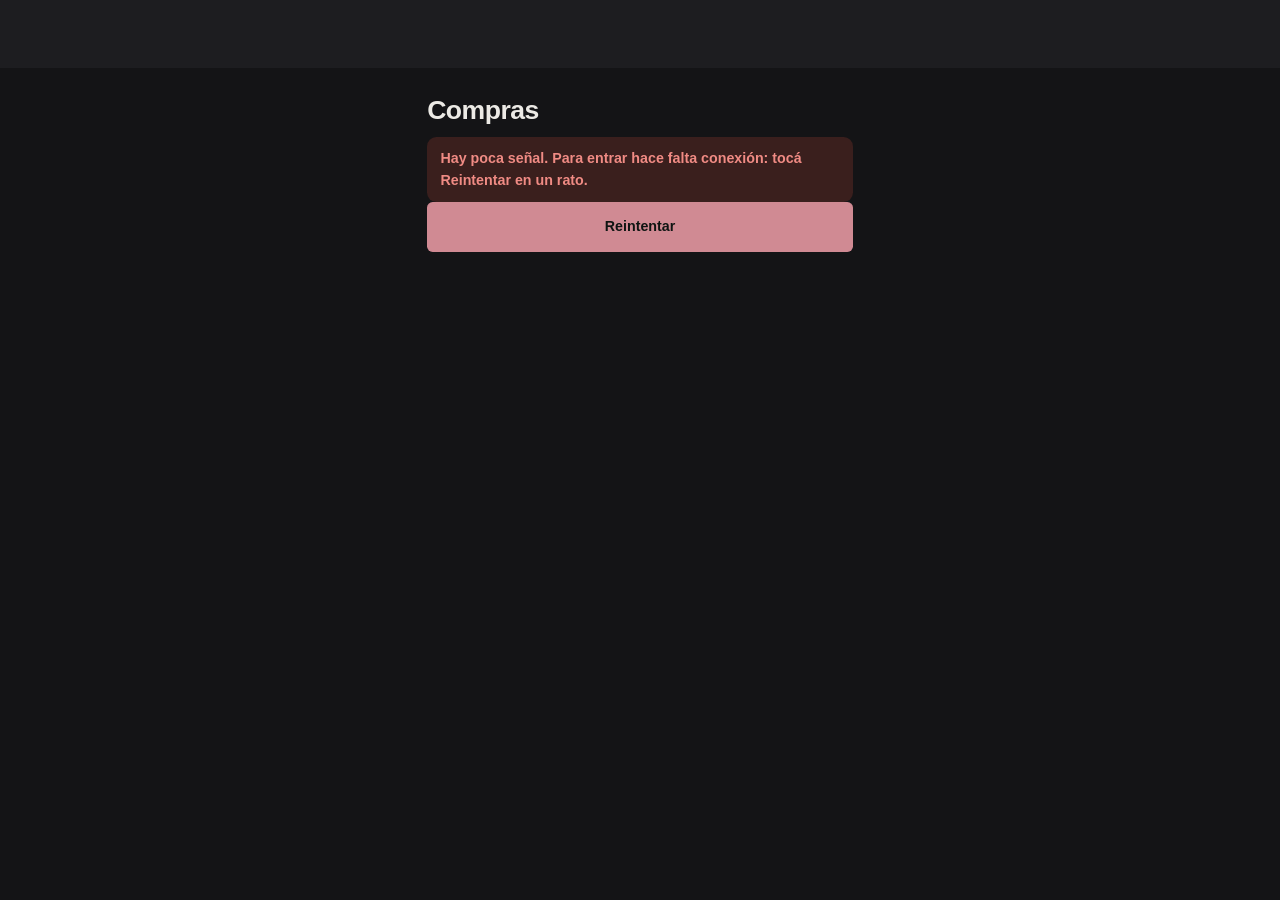
<file: index.html>
<!DOCTYPE html>
<html lang="es" data-theme="dark" data-aspecto="programa" data-estilo="sobrio">
<head>
<meta charset="utf-8">
<meta name="viewport" content="width=device-width, initial-scale=1, maximum-scale=1, user-scalable=no, viewport-fit=cover">
<title>Compras</title>
<meta name="apple-mobile-web-app-capable" content="yes">
<meta name="mobile-web-app-capable" content="yes">
<meta name="apple-mobile-web-app-title" content="Compras">
<meta name="theme-color" content="#7f2745">
<meta name="color-scheme" content="dark">
<link rel="apple-touch-icon" href="icono-180.png">
<link rel="icon" type="image/png" sizes="192x192" href="icono-192.png">
<link rel="manifest" href="manifest.webmanifest">
<link rel="stylesheet" href="css/app.css">
<!--
  APP DE COMPRAS, descargada en el dispositivo (Fase 2, Paso 2-bis).
  Vive en GitHub Pages (compras-app.github.io/compras) y queda guardada
  con sw.js, así abre aunque no haya señal. Los datos los pide a Apps
  Script (doPost en Api.js) con js/base.js. No lleva datos ni claves:
  solo el link /exec, que ya es público. Fuente: carpeta pagina/ del
  proyecto compras-app; la sube Claude con subir-pagina.sh.
    css/app.css        estilos (antes AppEstilos.html)
    js/base.js         servidor, guardado, bandeja de salida, navegación, avisos
    js/login.js        entrar con el código de WhatsApp (antes AppLogin.html)
    js/pantallas.js    barra, menú y pantallas (antes AppPantallas.html)
    js/envio-pedidos.js pedidos del formulario guardados en el teléfono (los manda la app o el formulario)
    js/tablero.js      el tablero: columnas, tarjetas, filtros, arrastrar, tarjeta abierta (Paso 3)
    js/tareas.js       el tablero de tareas de los admins (Paso 4-ter; usa la ventana de la tarjeta de tablero.js)
    pedido/            el formulario de pedidos
-->
<!-- El color de App_Config: el último que mandó el servidor, guardado en el dispositivo.
     La primera vez, el de siempre: Rosa viejo (paletaDe_ de #d08a93). -->
<style id="estiloColor">:root{--accent:#9c686e;--accent-soft:#f3edee;--accent-fg:#ffffff;--band:#9c686e;--tablero:#c4828a;--fondo-a:#724c51;--fondo-b:#2e1e20;--fondo-c:#926167;--fondo-d:#3e292c;}@media (prefers-color-scheme:dark){:root:not([data-theme="light"]){--accent:#d08a93;--accent-soft:#3a2f2f;--accent-fg:#0f1412;--band:#7b575b;--tablero:#5b4346;--fondo-a:#724c51;--fondo-b:#2e1e20;--fondo-c:#926167;--fondo-d:#3e292c;}}:root[data-theme="dark"]{--accent:#d08a93;--accent-soft:#3a2f2f;--accent-fg:#0f1412;--band:#7b575b;--tablero:#5b4346;--fondo-a:#724c51;--fondo-b:#2e1e20;--fondo-c:#926167;--fondo-d:#3e292c;}</style>
<script>try { var c = localStorage.getItem('compras_css_mio'); if (c === null) c = localStorage.getItem('compras_css'); if (c !== null) document.getElementById('estiloColor').textContent = c;
  var e = localStorage.getItem('compras_estilo'); if (e) document.documentElement.dataset.estilo = e; } catch (e) {}</script>
</head>
<body>
<div id="login">
  <div class="band" aria-hidden="true"></div>
  <main class="wrap">

    <!-- Cargando: se revisa si hay una llave guardada -->
    <section id="p-cargando">
      <h1>Compras</h1>
      <p class="estado run">Abriendo…</p>
    </section>

    <!-- Paso A: elegir quién sos -->
    <section id="p-nombre" hidden>
      <h1>Entrar</h1>
      <p class="lead">Elegí tu nombre. Te vamos a mandar un código por WhatsApp.</p>
      <p class="estado warn" id="e-perdida" hidden></p>
      <div class="lista" id="usuarios" role="radiogroup" aria-label="¿Quién sos?"></div>
      <div class="pila">
        <p class="estado" id="e-nombre" hidden></p>
        <button class="btn" id="b-pedir" type="button" disabled>Mandame el código</button>
      </div>
    </section>

    <!-- Paso B: ingresar el código -->
    <section id="p-codigo" hidden>
      <h1>Código</h1>
      <p class="lead" id="t-destino"></p>
      <form class="pila" id="f-codigo" novalidate>
        <label for="codigo" class="lead" style="margin:0">Código de 6 números</label>
        <input class="codigo" id="codigo" inputmode="numeric" autocomplete="one-time-code" maxlength="6" pattern="[0-9]*">
        <p class="estado" id="e-codigo" hidden></p>
        <button class="btn" id="b-entrar" type="submit">Entrar</button>
        <button class="btn2" id="b-otro" type="button" disabled>Pedir otro código</button>
      </form>
      <button class="linkbtn" id="b-cambiar" type="button"></button>
    </section>

    <!-- Sin conexión y sin nada guardado: la llave NO se borra -->
    <section id="p-error" hidden>
      <h1>Compras</h1>
      <p class="estado bad" id="e-general"></p>
      <button class="btn" id="b-reintentar" type="button">Reintentar</button>
    </section>

    <p class="estado warn" id="aviso-guardar" hidden>Este navegador no deja guardar la sesión: vas a tener que pedir el código cada vez que abras la app.</p>
  </main>
</div>

<div id="app" hidden>
  <header class="barra">
    <button id="b-volver" type="button" aria-label="Volver" hidden>
      <svg width="24" height="24" viewBox="0 0 24 24" fill="none" stroke="currentColor" stroke-width="2.2" stroke-linecap="round" stroke-linejoin="round" aria-hidden="true"><path d="M15 18l-6-6 6-6"/></svg>
    </button>
    <h1 id="b-titulo">Compras</h1>
    <nav class="apartados" id="b-apartados" aria-label="Apartados" hidden></nav>
    <button id="b-notif" class="b-notif" type="button" aria-label="Notificaciones" hidden>🔔<span class="badge" id="b-notif-n" hidden></span></button>
    <button id="b-cuenta" type="button" aria-label="Tu cuenta">
      <span class="yo" id="b-nombre"></span><span class="inicial" id="b-inicial" aria-hidden="true"></span>
    </button>
  </header>

  <nav class="tabs" aria-label="Secciones">
    <button class="tab" type="button" data-tab="tablero">
      <svg viewBox="0 0 24 24" fill="none" stroke="currentColor" stroke-width="1.8" stroke-linecap="round" stroke-linejoin="round" aria-hidden="true"><rect x="3" y="4" width="5" height="16" rx="1.5"/><rect x="10" y="4" width="5" height="11" rx="1.5"/><rect x="17" y="4" width="4" height="7" rx="1.5"/></svg>
      Tablero
    </button>
    <button class="tab" type="button" data-tab="tareas" id="t-tareas" hidden>
      <svg viewBox="0 0 24 24" fill="none" stroke="currentColor" stroke-width="1.8" stroke-linecap="round" stroke-linejoin="round" aria-hidden="true"><rect x="4" y="4" width="16" height="16" rx="2.5"/><path d="M8 12l3 3 5-6"/></svg>
      Tareas
    </button>
    <button class="tab" type="button" data-tab="chats" id="t-chats" hidden>
      <svg viewBox="0 0 24 24" fill="none" stroke="currentColor" stroke-width="1.8" stroke-linecap="round" stroke-linejoin="round" aria-hidden="true"><path d="M20 12a8 8 0 0 1-11.6 7.1L4 20l1-4.2A8 8 0 1 1 20 12z"/></svg>
      Chats
    </button>
    <button class="tab" type="button" data-tab="servicios" id="t-servicios">
      <svg viewBox="0 0 24 24" fill="none" stroke="currentColor" stroke-width="1.8" stroke-linecap="round" stroke-linejoin="round" aria-hidden="true"><path d="M14.7 6.3a4 4 0 0 0-5.4 5.2L4 16.8V20h3.2l5.3-5.3a4 4 0 0 0 5.2-5.4l-2.4 2.4-2.3-.6-.6-2.3z"/></svg>
      Servicios
    </button>
    <button class="tab" type="button" data-tab="buscar">
      <svg viewBox="0 0 24 24" fill="none" stroke="currentColor" stroke-width="1.8" stroke-linecap="round" stroke-linejoin="round" aria-hidden="true"><circle cx="11" cy="11" r="6.5"/><path d="M16 16l4.5 4.5"/></svg>
      Buscar
    </button>
    <a class="tab" id="t-nuevo">
      <svg viewBox="0 0 24 24" fill="none" stroke="currentColor" stroke-width="1.8" stroke-linecap="round" stroke-linejoin="round" aria-hidden="true"><circle cx="12" cy="12" r="9"/><path d="M12 8v8M8 12h8"/></svg>
      <span class="t-largo">Nuevo pedido</span><span class="t-corto">Nuevo</span>
    </a>
    <!-- Fase 7, Paso 5 (Feli, 16/11): las pestañas de Contabilidad: Facturas, Pedidos, Documentos y después lo demás (contabilidad.js) -->
    <button class="tab" type="button" data-tab="cfac" data-conta hidden>
      <svg viewBox="0 0 24 24" fill="none" stroke="currentColor" stroke-width="1.8" stroke-linecap="round" stroke-linejoin="round" aria-hidden="true"><path d="M6 3h12v18l-3-2-3 2-3-2-3 2z"/><path d="M9 8h6M9 12h6"/></svg>
      Facturas
    </button>
    <button class="tab" type="button" data-tab="contabilidad" data-conta hidden>
      <svg viewBox="0 0 24 24" fill="none" stroke="currentColor" stroke-width="1.8" stroke-linecap="round" stroke-linejoin="round" aria-hidden="true"><rect x="3" y="4" width="5" height="16" rx="1.5"/><rect x="10" y="4" width="5" height="11" rx="1.5"/><rect x="17" y="4" width="4" height="7" rx="1.5"/></svg>
      Pedidos
    </button>
    <button class="tab" type="button" data-tab="cfacturas" data-conta hidden>
      <svg viewBox="0 0 24 24" fill="none" stroke="currentColor" stroke-width="1.8" stroke-linecap="round" stroke-linejoin="round" aria-hidden="true"><path d="M3 13h5l1.5 3h5L16 13h5"/><path d="M5 5h14l2 8v6a1 1 0 0 1-1 1H4a1 1 0 0 1-1-1v-6z"/></svg>
      Documentos
    </button>
    <button class="tab" type="button" data-tab="creportes" data-conta hidden>
      <svg viewBox="0 0 24 24" fill="none" stroke="currentColor" stroke-width="1.8" stroke-linecap="round" stroke-linejoin="round" aria-hidden="true"><path d="M4 20V10M10 20V4M16 20v-7M22 20H2"/></svg>
      Reportes
    </button>
    <button class="tab" type="button" data-tab="cajustes" data-conta hidden>
      <svg viewBox="0 0 24 24" fill="none" stroke="currentColor" stroke-width="1.8" stroke-linecap="round" stroke-linejoin="round" aria-hidden="true"><path d="M4 6h16M4 12h16M4 18h16"/><circle cx="9" cy="6" r="2"/><circle cx="15" cy="12" r="2"/><circle cx="8" cy="18" r="2"/></svg>
      Ajustes
    </button>
    <button class="tab" type="button" data-tab="admin" id="t-admin" hidden>
      <svg viewBox="0 0 24 24" fill="none" stroke="currentColor" stroke-width="1.8" stroke-linecap="round" stroke-linejoin="round" aria-hidden="true"><circle cx="12" cy="12" r="3"/><path d="M19.4 15a1.7 1.7 0 0 0 .3 1.8l.1.1a2 2 0 1 1-2.8 2.8l-.1-.1a1.7 1.7 0 0 0-1.8-.3 1.7 1.7 0 0 0-1 1.5V21a2 2 0 1 1-4 0v-.1a1.7 1.7 0 0 0-1.1-1.5 1.7 1.7 0 0 0-1.8.3l-.1.1a2 2 0 1 1-2.8-2.8l.1-.1a1.7 1.7 0 0 0 .3-1.8 1.7 1.7 0 0 0-1.5-1H3a2 2 0 1 1 0-4h.1a1.7 1.7 0 0 0 1.5-1.1 1.7 1.7 0 0 0-.3-1.8l-.1-.1a2 2 0 1 1 2.8-2.8l.1.1a1.7 1.7 0 0 0 1.8.3H9a1.7 1.7 0 0 0 1-1.5V3a2 2 0 1 1 4 0v.1a1.7 1.7 0 0 0 1 1.5 1.7 1.7 0 0 0 1.8-.3l.1-.1a2 2 0 1 1 2.8 2.8l-.1.1a1.7 1.7 0 0 0-.3 1.8V9a1.7 1.7 0 0 0 1.5 1H21a2 2 0 1 1 0 4h-.1a1.7 1.7 0 0 0-1.5 1z"/></svg>
      Admin
    </button>
  </nav>

  <div class="sinred" id="sinred" role="status" aria-live="polite" hidden></div>

  <main class="contenido">
    <section id="s-tablero" class="pantalla-tablero">
      <!-- Paso 6: en el celular, los filtros van en un bloque que se abre y se cierra (tb-filtros-b) -->
      <div class="herramientas" id="tb-herramientas">
        <div class="herr-fila">
          <div class="secciones" id="tb-secciones" role="tablist" aria-label="Secciones del tablero"></div>
          <button type="button" class="filtros-b" id="tb-filtros-b" aria-expanded="false" aria-controls="tb-filtros">⚙︎ Filtros</button>
          <button type="button" class="refrescar" id="tb-refrescar" aria-label="Actualizar el tablero"><span class="ic">↻</span> <span id="tb-hace"></span></button>
        </div>
        <div class="filtros" id="tb-filtros">
          <div class="seg" role="group" aria-label="Qué pedidos ver">
            <button type="button" id="tb-mios" aria-pressed="false">Mis pedidos</button>
            <button type="button" id="tb-todos" aria-pressed="false">Todos</button>
          </div>
          <!-- Feli (19/10): solo quien aprueba las compras; prendido, solo las que esperan su aprobación -->
          <button type="button" class="filtro-aprobar" id="tb-aprobar" aria-pressed="false" hidden>⏳ Para aprobar</button>
          <label class="filtro" id="tb-sitio-l" hidden><span>Sitio</span><select id="tb-sitio"></select></label>
          <label class="filtro" id="tb-resp-l" hidden><span>Responsable</span><select id="tb-resp"></select></label>
        </div>
      </div>
      <!-- Tanda verde (Feli, 13/10): plegada, arriba de Procesando; sus tarjetas se arrastran a una columna y al revés -->
      <div class="procesando tanda" id="tb-tanda" hidden></div>
      <!-- Procesando (Fase 3): pedidos cuyos productos ya están todos en tarjetas de trabajo. Plegada, abajo de la Tanda verde -->
      <div class="procesando" id="tb-procesando" hidden></div>
      <div class="tablero" id="tablero" aria-label="Tablero de pedidos"></div>
      <!-- Stand by (Paso 2-ter): los que llevan muchos días en Entrantes. Plegada, abajo del tablero -->
      <div class="procesando standby" id="tb-standby" hidden></div>
    </section>

    <!-- Servicios (Paso 2-ter): otro tablero, para lo que hay que mandar a arreglar -->
    <section id="s-servicios" class="pantalla-tablero" hidden>
      <div class="herramientas">
        <div class="filtros">
          <div class="seg" role="group" aria-label="Qué servicios ver" id="sv-filtro">
            <button type="button" id="sv-mios" aria-pressed="false">Mis servicios</button>
            <button type="button" id="sv-todos" aria-pressed="true">Todos</button>
          </div>
          <button type="button" class="filtro-aprobar" id="sv-aprobar" aria-pressed="false" hidden>⏳ Para aprobar</button>
          <label class="filtro" id="sv-sitio-l" hidden><span>Sitio</span><select id="sv-sitio"></select></label>
          <label class="filtro" id="sv-resp-l" hidden><span>Responsable</span><select id="sv-resp"></select></label>
          <button type="button" class="refrescar" id="sv-refrescar" aria-label="Actualizar los servicios"><span class="ic">↻</span> <span id="sv-hace"></span></button>
        </div>
      </div>
      <div class="tablero" id="servicios-tablero" aria-label="Tablero de servicios"></div>
    </section>

    <!-- Fase 4, Paso 2: los chats del WhatsApp (chats.js) -->
    <section id="s-chats" class="pantalla-tablero" hidden>
      <div class="ch" id="ch">
        <aside class="ch-lista">
          <div class="ch-herr">
            <input type="search" id="ch-buscar" placeholder="Buscar un chat" aria-label="Buscar un chat" autocomplete="off">
            <div class="seg" role="group" aria-label="Qué chats ver" id="ch-filtros">
              <button type="button" data-f="todos" aria-pressed="true">Todos</button>
              <button type="button" data-f="cotizando" aria-pressed="false">Cotizando</button>
              <button type="button" data-f="seguimiento" aria-pressed="false">En seguimiento</button>
              <button type="button" data-f="noleidos" aria-pressed="false">Sin leer</button>
            </div>
          </div>
          <div class="ch-items" id="ch-items"></div>
        </aside>
        <div class="ch-chat" id="ch-chat" hidden>
          <header class="ch-cab">
            <button type="button" class="ch-volver" id="ch-volver" aria-label="Volver a la lista de chats">‹</button>
            <div class="ch-quien"><b id="ch-nombre"></b><small id="ch-sub"></small></div>
            <button type="button" class="btn-chico" id="ch-ver-tarjetas">📋 Tarjetas</button>
            <button type="button" class="btn-chico" id="ch-ver-notas">📝 Notas</button>
          </header>
          <!-- Fase 6, Paso 2: proveedor sin CUIT (solo los de "Ven lo de la Fase 6"; chats.js) -->
          <button type="button" class="ch-albor" id="ch-albor" hidden>⚠️ Este proveedor no está vinculado en Albor <small>Tocá acá para cargar su CUIT</small></button>
          <div class="ch-panel" id="ch-panel" hidden></div>
          <div class="ch-notas" id="ch-notas-p" hidden>
            <textarea id="ch-notas" rows="3" placeholder="Notas de este chat (las ven todos los administradores)"></textarea>
            <button type="button" class="btn2" id="ch-notas-ok">Guardar la nota</button>
          </div>
          <div class="ch-msjs" id="ch-msjs" aria-live="polite"></div>
          <div class="ch-cita" id="ch-cita" hidden>
            <div><b id="ch-cita-quien"></b><span id="ch-cita-texto"></span></div>
            <button type="button" id="ch-cita-x" aria-label="No citar">✕</button>
          </div>
          <!-- Fase 4, Paso 3: "Seleccionar varios" para cargar un presupuesto escrito en varios mensajes (presupuestos.js) -->
          <div class="ch-selbar" id="ch-selbar" hidden>
            <span id="ch-sel-n">Tocá los mensajes del presupuesto</span>
            <button type="button" class="btn-chico si" id="ch-sel-cargar">📥 Cargar en una tarjeta</button>
            <button type="button" class="btn-chico" id="ch-sel-x">Cancelar</button>
          </div>
          <div class="ch-escribir" id="ch-escribir">
            <button type="button" class="ch-ic" id="ch-predis" aria-label="Mensajes prediseñados" title="Mensajes prediseñados">📋</button>
            <button type="button" class="ch-ic" id="ch-adjuntar" aria-label="Mandar una foto o un PDF" title="Foto o PDF">📎</button>
            <input type="file" id="ch-archivo" accept="image/*,application/pdf" hidden>
            <textarea id="ch-texto" rows="1" placeholder="Escribí un mensaje"></textarea>
            <button type="button" class="ch-mandar" id="ch-mandar" aria-label="Mandar">➤</button>
          </div>
        </div>
        <div class="ch-vacio" id="ch-vacio">💬 Elegí un chat de la lista</div>
      </div>
    </section>

    <section id="s-tareas" class="pantalla-tablero" hidden>
      <div class="herramientas">
        <div class="filtros">
          <div class="seg" role="group" aria-label="Qué tareas ver">
            <button type="button" id="tk-mias" aria-pressed="false">Mis tareas</button>
            <button type="button" id="tk-todas" aria-pressed="true">Todas</button>
          </div>
          <button type="button" class="refrescar" id="tk-refrescar" aria-label="Actualizar las tareas"><span class="ic">↻</span> <span id="tk-hace"></span></button>
        </div>
      </div>
      <div class="tablero" id="tareas-tablero" aria-label="Tablero de tareas"></div>
    </section>

    <section id="s-buscar" hidden>
      <form class="buscar-caja" id="bu-form" role="search">
        <input type="search" id="bu-q" placeholder="Producto, sitio, proveedor, ref…" aria-label="Buscar pedidos" autocomplete="off" enterkeyhint="search" maxlength="200">
        <button type="submit" class="btn" id="bu-ir">Buscar</button>
      </form>
      <div class="filtros bu-filtros">
        <div class="seg" role="group" aria-label="En qué pedidos buscar">
          <button type="button" data-estado="todos" aria-pressed="true">Todos</button>
          <button type="button" data-estado="curso" aria-pressed="false">En curso</button>
          <button type="button" data-estado="terminados" aria-pressed="false">Terminados</button>
        </div>
        <div class="seg" role="group" aria-label="Pedidos o servicios" id="bu-tipo">
          <button type="button" data-tipo="" aria-pressed="true">Todo</button>
          <button type="button" data-tipo="pedidos" aria-pressed="false">Pedidos</button>
          <button type="button" data-tipo="servicios" aria-pressed="false">Servicios</button>
        </div>
        <!-- Fase 4, Paso 5: con un proveedor en la búsqueda, "Le compramos / No le compramos" -->
        <div class="seg" role="group" aria-label="Le compramos o no" id="bu-compra">
          <button type="button" data-compra="" aria-pressed="true">Todos</button>
          <button type="button" data-compra="si" aria-pressed="false">Le compramos</button>
          <button type="button" data-compra="no" aria-pressed="false">No le compramos</button>
        </div>
        <div class="seg" role="group" aria-label="De quién">
          <button type="button" id="bu-mios" aria-pressed="false">Mis pedidos</button>
          <button type="button" id="bu-todos" aria-pressed="false">De todos</button>
        </div>
        <label class="filtro"><span>Sitio</span><select id="bu-sitio"></select></label>
        <label class="filtro"><span>Cargados</span><select id="bu-periodo">
          <option value="">Siempre</option><option value="mes">Último mes</option><option value="3meses">Últimos 3 meses</option><option value="anio">Último año</option>
        </select></label>
      </div>
      <p class="nota bu-estado" id="bu-estado" role="status" aria-live="polite"></p>
      <div class="bu-resultados" id="bu-resultados"></div>
      <button type="button" class="btn2 bu-mas" id="bu-mas" hidden>Ver más</button>
    </section>

    <!-- Admin (Paso 6): un menú y una pantalla por función -->
    <section id="s-admin" hidden>
      <div class="ad-menu">
        <button type="button" class="ad-op" data-ir="personas"><span class="ic" aria-hidden="true">👥</span><b>Personas y dispositivos</b><small>Altas, bajas, roles y dónde tiene abierta la app cada uno</small></button>
        <button type="button" class="ad-op" data-ir="proveedores"><span class="ic" aria-hidden="true">🏪</span><b>Proveedores</b><small>Teléfonos, rubros, activar o desactivar</small></button>
        <button type="button" class="ad-op" data-ir="ajustes"><span class="ic" aria-hidden="true">⚙️</span><b>Ajustes</b><small>Sitios y aviso de la Tanda verde</small></button>
        <button type="button" class="ad-op" data-ir="masivo"><span class="ic" aria-hidden="true">📦</span><b>Pedido masivo</b><small>Un pedido o un servicio con título, descripción y PDF, para compartir con quien elijas</small></button>
        <button type="button" class="ad-op" data-ir="padron"><span class="ic" aria-hidden="true">🗂️</span><b>Padrón</b><small>Los productos, sus variantes, cuándo se pidieron y a quién se cotizó</small></button>
        <button type="button" class="ad-op" data-ir="reportes"><span class="ic" aria-hidden="true">📊</span><b>Reportes</b><small>Cómo anda el proceso, la plata, los proveedores y el padrón</small></button>
        <!-- Fase 6, Paso 1: solo los de "Ven lo de la Fase 6" (cuentas.js) -->
        <button type="button" class="ad-op" data-ir="cuentas" data-f6 hidden><span class="ic" aria-hidden="true">📒</span><b>Cuentas contables</b><small>Las cuentas de las órdenes de compra, sus centros de costos y quién ve cada una</small></button>
        <button type="button" class="ad-op" data-ir="bienes" data-f6 hidden><span class="ic" aria-hidden="true">🚜</span><b>Bienes de uso</b><small>Vehículos y generadores: un pedido para uno de ellos va sin orden de compra</small></button>
      </div>
    </section>

    <section id="s-personas" hidden>
      <div class="ad-barra">
        <button type="button" class="btn ad-nuevo" id="pe-nuevo">＋ Agregar persona</button>
      </div>
      <p class="nota ad-estado" id="pe-estado" role="status" aria-live="polite"></p>
      <div class="ad-lista" id="pe-lista"></div>
    </section>

    <section id="s-proveedores" hidden>
      <div class="ad-barra">
        <input type="search" id="pv-q" placeholder="Buscar proveedor…" aria-label="Buscar proveedor" autocomplete="off">
        <button type="button" class="btn ad-nuevo" id="pv-nuevo">＋ Agregar</button>
      </div>
      <div class="filtros ad-filtros">
        <label class="filtro"><span>Rubro</span><select id="pv-rubro"></select></label>
        <label class="filtro"><span>Ver</span><select id="pv-ver">
          <option value="">Todos</option><option value="sintel">Sin teléfono</option><option value="inactivos">Desactivados</option>
        </select></label>
      </div>
      <p class="nota ad-estado" id="pv-estado" role="status" aria-live="polite"></p>
      <div class="ad-lista" id="pv-lista"></div>
    </section>

    <section id="s-ajustes" hidden>
      <div class="caja">
        <div class="act-h"><h2>Sitios</h2><button type="button" class="btn-chico" id="aj-granja-nueva">＋ Agregar sitio</button></div>
        <p class="nota">Son las que aparecen en el formulario y en los filtros. Si le cambiás el nombre a una, cambia también en los pedidos viejos.</p>
        <div id="aj-granjas" class="ad-lista"></div>
      </div>
      <div class="caja">
        <h2>Tanda verde</h2>
        <p class="nota">Cada cuántos días te avisa que conviene mandar a cotizar lo que juntó la Tanda verde.</p>
        <div class="aj-dias"><label for="aj-dias">Avisar cada</label><input type="number" id="aj-dias" min="1" max="60" inputmode="numeric"><span>días</span>
          <button type="button" class="btn2" id="aj-dias-ok">Guardar</button></div>
      </div>
      <div class="caja">
        <h2>Pedir cotización</h2>
        <div class="campo"><label for="aj-msj-cot">Pedido de cotización</label><textarea id="aj-msj-cot" rows="7"></textarea>
          <small class="nota">{codigo}: el código del pedido (C-0001). {productos}: un renglón por producto.</small></div>
        <div class="campo"><label for="aj-msj-recprov">Recordatorio al proveedor</label><textarea id="aj-msj-recprov" rows="3"></textarea>
          <small class="nota">Si el proveedor no contestó el pedido de cotización: al día hábil siguiente, a la misma hora (de 8 a 18), y otro al otro día; después queda "Sin respuesta". Va citando el pedido. {codigo}: el código del pedido.</small></div>
        <div class="campo"><label for="aj-msj-conf">Confirmación de la compra</label><textarea id="aj-msj-conf" rows="5"></textarea>
          <small class="nota">Le llega a cada proveedor al comprarle ("🛒 Realizar la compra"); antes de mandarlo se puede cambiar. {codigo} y {productos}: los productos como los escribió el proveedor, con las cantidades a comprar.</small></div>
        <div class="campo"><label for="aj-aprobador">Aprueba las compras</label><select id="aj-aprobador"></select>
          <small class="nota">Le llega el WhatsApp de "📨 Mandar a aprobar" (en Decisión) y aprueba desde la tarjeta.</small></div>
        <div class="campo" id="aj-lineas-c" hidden><label>WhatsApp de cada comprador</label><div id="aj-lineas"></div>
          <small class="nota">Cada uno ve solo los chats de su WhatsApp. Del principal salen los mensajes al equipo (el código para entrar, las menciones, "¿Recibiste este pedido?" y "Mandar a aprobar"). Se agregan desde el editor (agregarLineaWhatsApp).</small></div>
        <div class="campo" id="aj-chats-ven-c"><label>Ven los chats</label><div id="aj-chats-ven" class="aj-chats-ven"></div>
          <small class="nota">Los chats son los del WhatsApp conectado a la app. Solo los admins tildados ven la pestaña 💬 Chats y los botones "💬 Chat". Sin ninguno tildado, los ven todos los admins. Los presupuestos cargados y el cuadro los ven todos los admins.</small></div>
        <div class="campo"><label>Mensajes prediseñados del chat</label>
          <div id="aj-predis"></div>
          <button type="button" class="btn-chico" id="aj-predis-mas">＋ Agregar un mensaje</button>
          <small class="nota">En el chat, el botón 📋 los pega en el cuadro de texto (ej.: "Esta es nuestra dirección: …"). Se guardan con el botón Guardar de abajo.</small></div>
        <div class="campo"><label for="aj-msj-recep">¿Recibiste este pedido?</label><textarea id="aj-msj-recep" rows="5"></textarea>
          <small class="nota">Le llega a quien retiró el pedido al pasarlo a Entregado. {nombre}: su nombre. {titulo}: el título. {productos}: un renglón por producto. Abajo va siempre el link para confirmar.</small></div>
        <div class="campo"><label for="aj-msj-recep2">Recordatorio de "¿Recibiste este pedido?"</label><textarea id="aj-msj-recep2" rows="4"></textarea>
          <small class="nota">Si en 1 día hábil no confirmó ni contestó (una sola vez).</small></div>
        <button type="button" class="btn2" id="aj-cot-ok">Guardar</button>
      </div>
      <!-- Fase 6 (Feli, 28/10): quiénes ven lo nuevo mientras se prueba (cuentas.js) -->
      <div class="caja" id="aj-f6" hidden>
        <h2>Ven lo de la Fase 6</h2>
        <p class="nota">Las órdenes de compra y la contabilidad se están probando: lo nuevo lo ven solo las personas tildadas. Para los demás, la app sigue igual.</p>
        <div id="aj-f6-ven" class="aj-chats-ven"></div>
        <button type="button" class="btn2" id="aj-f6-ok">Guardar</button>
        <!-- Paso 5 (Feli, 29/10): el mensaje de la orden de compra y el mail para las facturas -->
        <div class="campo"><label for="aj-f6-msj">Mensaje de la orden de compra</label><textarea id="aj-f6-msj" rows="5"></textarea>
          <small class="nota">Le llega al proveedor con el PDF de la orden. {numero}: el número de la orden. {mail}: el mail de abajo.</small></div>
        <div class="campo"><label for="aj-f6-mail">Mail para las facturas</label><input type="email" id="aj-f6-mail" autocomplete="off" placeholder="Todavía no está">
          <small class="nota">Hasta que esté, las órdenes de verdad no se mandan (las de prueba, sí).</small></div>
        <button type="button" class="btn2" id="aj-f6-msj-ok">Guardar</button>
        <h3>Pedidos de prueba de la orden de compra</h3>
        <p class="nota">Arma 7 pedidos "PRUEBA - N" con su presupuesto ya revisado, en Decisión, listos para "🛒 Realizar la compra". Solo los ven los tildados de arriba y no le mandan nada a nadie.</p>
        <div class="ad-acciones"><button type="button" class="btn2" id="aj-f6-pruebas">🧪 Armar los pedidos de prueba</button>
          <button type="button" class="btn2 peligro-btn2" id="aj-f6-borrar">Borrar todos los pedidos de prueba</button></div>
      </div>
      <p class="nota ad-estado" id="aj-estado" role="status" aria-live="polite"></p>
    </section>

    <!-- Fase 6, Paso 4: el tablero de Contabilidad y su tarjeta abierta (contabilidad.js) -->
    <section id="s-contabilidad" hidden>
      <div class="ct-filtros">
        <input type="search" id="ct-q" placeholder="Buscar proveedor, producto, pedido, orden o factura…" autocomplete="off" aria-label="Buscar">
        <select id="ct-sitio" aria-label="Sitio"><option value="">Todos los sitios</option></select>
        <select id="ct-cuenta" aria-label="Cuenta"><option value="">Todas las cuentas</option></select>
        <select id="ct-prov" aria-label="Proveedor"><option value="">Todos los proveedores</option></select>
        <label class="pa-check"><input type="checkbox" id="ct-avisos"> Con avisos</label>
        <label class="pa-check"><input type="checkbox" id="ct-sinorden"> Sin orden de compra</label>
        <button type="button" class="btn-chico" id="ct-hist-b" aria-pressed="false">📚 Historial</button>
        <button type="button" class="btn-chico" id="ct-imprimir-b" hidden>🖨️ Imprimir facturas</button>
        <button type="button" class="refrescar" id="ct-refrescar" aria-label="Actualizar"><span class="ic">↻</span></button>
      </div>
      <p class="nota ad-estado" id="ct-estado" role="status" aria-live="polite"></p>
      <div class="ct-cols" id="ct-cols"></div>
    </section>
    <!-- Fase 7, Paso 1 (Feli, 13/11): 🖨️ Imprimir facturas, solo en la compu (contabilidad.js) -->
    <section id="s-cimprimir" hidden>
      <div class="ct-filtros">
        <select id="ci-imp" aria-label="Impresas o no"><option value="no">No impresas</option><option value="si">Ya impresas</option><option value="">Impresas y no impresas</option></select>
        <label class="ci-fecha">Desde <input type="date" id="ci-desde"></label>
        <label class="ci-fecha">Hasta <input type="date" id="ci-hasta"></label>
        <select id="ci-prov" aria-label="Proveedor"><option value="">Todos los proveedores</option></select>
        <select id="ci-donde" aria-label="Dónde está"><option value="">Todas las columnas</option><option>Comprado</option><option>Recibido</option><option>Factura cargada</option><option>Historial</option><option value="Mail">Llegó por mail</option></select>
      </div>
      <p class="nota">Se imprime solo el original de cada factura, con una línea arriba: la orden de compra, el sitio, la cuenta y la referencia de Albor. La fecha es la de la factura.</p>
      <div class="ci-barra">
        <label class="pa-check"><input type="checkbox" id="ci-todas" checked> Todas</label>
        <span class="nota" id="ci-cuantas"></span>
        <button type="button" class="btn" id="ci-imprimir">🖨️ Imprimir</button>
      </div>
      <p class="nota ad-estado" id="ci-nota" role="status" aria-live="polite"></p>
      <div class="ci-lista" id="ci-lista"></div>
    </section>
    <!-- Fase 7, Paso 3-bis (Feli, 14/11): la impresora sola, en la compu de la impresora (?ap=contabilidad&impresora=1; contabilidad.js) -->
    <section id="s-cimpresora" hidden>
      <div class="caja ip-caja">
        <p class="ip-estado" id="ip-estado">🖨️ Impresora de facturas</p>
        <p class="nota" id="ip-detalle"></p>
        <div class="mf-botones">
          <button type="button" class="btn2" id="ip-pausa">⏸️ Pausar</button>
          <button type="button" class="btn2" id="ip-ahora">↻ Mirar ahora</button>
          <button type="button" class="btn2" id="ip-probar">🧪 Probar la impresora</button>
          <button type="button" class="link-gris" id="ip-compu">Cambiar el nombre de esta compu</button>
        </div>
      </div>
      <p class="nota">Esta ventana imprime sola cada factura que llega por mail (solo las facturas y solo el original). Puede quedar minimizada, pero no la cierres.</p>
      <div class="ip-lista" id="ip-lista"></div>
    </section>
    <!-- Fase 7, Paso 5 (Feli, 16/11): 📄 Documentos, todo lo que llegó por mail, por apartado (contabilidad.js) -->
    <section id="s-cfacturas" hidden>
      <div class="md-problemas" id="md-problemas" hidden></div>
      <div class="md-secs" id="md-secs" role="tablist"></div>
      <div class="ct-filtros">
        <input type="search" id="mf-q" placeholder="Buscar por número, CUIT, monto, proveedor o asunto…" autocomplete="off">
        <select id="md-prov" aria-label="Proveedor"><option value="">Todos los proveedores</option></select>
        <select id="md-albor" aria-label="Cargada en Albor" data-solo-fac><option value="">Cargada en Albor o no</option><option value="si">Cargada en Albor</option><option value="no">No cargada en Albor</option></select>
        <select id="md-oc" aria-label="Orden de compra" data-solo-fac><option value="">Con o sin orden de compra</option><option value="si">Con orden de compra</option><option value="no">Sin orden de compra</option></select>
        <select id="md-ordfac" aria-label="Factura" data-solo-ord hidden><option value="">Con o sin factura</option><option value="no">Sin factura</option><option value="si">Con factura</option></select>
        <select id="md-compra" aria-label="En una compra" data-solo-fac><option value="">En una compra o no</option><option value="si">En una compra</option><option value="no">No está en una compra</option></select>
        <label class="ci-fecha">Desde <input type="date" id="mf-desde"></label>
        <label class="ci-fecha">Hasta <input type="date" id="mf-hasta"></label>
        <button type="button" class="refrescar" id="mf-refrescar" aria-label="Actualizar"><span class="ic">↻</span></button>
      </div>
      <p class="nota ad-estado" id="md-nota" role="status" aria-live="polite"></p>
      <div class="mf-lista" id="mf-lista"></div>
    </section>
    <!-- Fase 7 (Feli): lo de conectar el Gmail, la lectura, el pegado y la impresora, en Ajustes → 📥 Mails e impresora -->
    <section id="s-cmails" hidden>
      <div class="caja mf-gmail" id="mf-gmail"></div>
      <p class="nota ad-estado" id="mf-nota" role="status" aria-live="polite"></p>
    </section>
    <!-- Fase 7, Paso 5 (Feli, 16/11): 🧾 el tablero de Facturas y la tarjeta de un documento (contabilidad.js) -->
    <section id="s-cfac" hidden>
      <div class="ct-filtros">
        <input type="search" id="fc-q" placeholder="Buscar por número, CUIT, monto o proveedor…" autocomplete="off" aria-label="Buscar">
        <select id="fc-prov" aria-label="Proveedor"><option value="">Todos los proveedores</option></select>
        <label class="pa-check"><input type="checkbox" id="fc-avisos"> Con avisos</label>
        <button type="button" class="btn-chico" id="fc-hist-b" aria-pressed="false">📚 Historial</button>
        <button type="button" class="btn-chico" id="fc-subir-b">＋ Subir factura</button>
        <button type="button" class="btn-chico" id="fc-imprimir-b" hidden>🖨️ Imprimir facturas</button>
        <button type="button" class="refrescar" id="fc-refrescar" aria-label="Actualizar"><span class="ic">↻</span></button>
      </div>
      <p class="nota ad-estado" id="fc-estado" role="status" aria-live="polite"></p>
      <div class="ct-cols fc-cols" id="fc-cols"></div>
      <input type="file" id="fc-subir" accept="application/pdf,.pdf,image/jpeg,image/png,image/webp" hidden>
    </section>
    <section id="s-cdoc" hidden>
      <p class="nota ad-estado" id="cd-estado" role="status" aria-live="polite"></p>
      <div id="cd-cuerpo"></div>
    </section>
    <section id="s-ctarjeta" hidden>
      <p class="nota ad-estado" id="cx-estado" role="status" aria-live="polite"></p>
      <div id="cx-cuerpo"></div>
      <input type="file" id="cx-factura" accept="application/pdf,.pdf" hidden>
    </section>

    <!-- Fase 6, Paso 1: cuentas contables y bienes de uso (cuentas.js) -->
    <section id="s-cuentas" hidden>
      <div class="pa-filtros">
        <input type="search" id="cu-q" placeholder="Buscar cuenta o centro…" autocomplete="off">
        <select id="cu-unidad"><option value="">Todas las unidades</option></select>
      </div>
      <p class="nota">Cada cuenta tiene un insumo de Albor por centro de costos: es el que va en la orden de compra. Los admins ven todas las cuentas; los demás, las que tienen tildadas.</p>
      <p class="nota ad-estado" id="cu-estado" role="status" aria-live="polite"></p>
      <div class="ad-lista" id="cu-lista"></div>
      <details class="caja cu-sitios">
        <summary><b>Sitio de cada centro de costos</b></summary>
        <p class="nota">El pedido queda en el sitio de su centro de costos: así lo ven el tablero, los filtros, cada encargado y los reportes.</p>
        <div id="cu-centros"></div>
      </details>
    </section>

    <section id="s-bienes" hidden>
      <div class="ad-barra">
        <button type="button" class="btn ad-nuevo" id="bi-nuevo">＋ Agregar</button>
      </div>
      <p class="nota">Un pedido entero para un vehículo o un generador va sin orden de compra.</p>
      <p class="nota ad-estado" id="bi-estado" role="status" aria-live="polite"></p>
      <div class="ad-lista" id="bi-lista"></div>
    </section>

    <!-- Fase 6 (Feli, 29/10): las pestañas Reportes (vacía hasta que contabilidad diga qué datos quiere) y Ajustes del apartado de Contabilidad (contabilidad.js) -->
    <section id="s-creportes" hidden>
      <div class="caja ct-vacio">
        <p><b>📊 Reportes de contabilidad</b></p>
        <p class="nota">Todavía no hay reportes acá. Los vamos a armar cuando contabilidad nos diga qué datos necesita.</p>
      </div>
    </section>

    <section id="s-cajustes" hidden>
      <div class="ad-menu">
        <button type="button" class="ad-op" data-ir="cuentas"><span class="ic" aria-hidden="true">📒</span><b>Cuentas contables</b><small>Las cuentas de las órdenes de compra, sus centros de costos y quién ve cada una</small></button>
        <button type="button" class="ad-op" data-ir="bienes"><span class="ic" aria-hidden="true">🚜</span><b>Bienes de uso</b><small>Vehículos y generadores: un pedido para uno de ellos va sin orden de compra</small></button>
        <button type="button" class="ad-op" data-ir="cmails" id="caj-mails" hidden><span class="ic" aria-hidden="true">📥</span><b>Mails e impresora</b><small>El Gmail de las facturas, la lectura, el pegado con las compras y la impresora sola</small></button>
      </div>
    </section>

    <section id="s-masivo" hidden>
      <p class="nota">Un pedido con título, lo que haga falta en la descripción (pegado como venga) y los adjuntos, por ejemplo el PDF con la lista.</p>
      <div class="caja">
        <div class="campo"><label>¿Qué es?</label><div class="urgencias-el" id="ma-tipo">
          <button type="button" data-tipo="pedido" aria-pressed="true">📦 Pedido</button><button type="button" data-tipo="servicio" aria-pressed="false">🔧 Servicio</button></div></div>
        <div class="campo"><label for="ma-titulo">Título</label><input type="text" id="ma-titulo" maxlength="200" autocomplete="off" placeholder="Ej: Materiales obra silos PAB"></div>
        <!-- Fase 6 (contador, 30/10): el pedido masivo lleva cuenta contable y orden de compra; solo los de "Ven lo de la Fase 6" (admin.js).
             Feli (2/11): como en el formulario, la cuenta y el centro a la vista (la de siempre ya elegida) o un bien de uso; sin eso no se crea -->
        <div id="ma-f6" hidden>
          <div class="campo">
            <button type="button" class="ma-bien-b" id="ma-bien-b">es para un bien de uso</button>
            <div class="ma-bien-el" id="ma-bien-el" hidden><span>🚜 <b id="ma-bien-nombre"></b></span><button type="button" class="icono" id="ma-bien-x" aria-label="Sacar el bien de uso">×</button></div>
            <div id="ma-bien-buscar" hidden>
              <input type="text" id="ma-bien-q" placeholder="Buscá por nombre o patente" autocomplete="off" aria-label="Buscar el bien de uso">
              <div class="ma-bien-lista" id="ma-bien-lista"></div>
            </div>
            <p class="nota" id="ma-bien-nota" hidden>Un pedido para un bien de uso va sin orden de compra. El sitio se elige abajo.</p>
          </div>
          <div class="campo" id="ma-cuenta-c"><label for="ma-cuenta">Cuenta contable</label><select id="ma-cuenta"></select></div>
          <div class="campo" id="ma-centro-c"><label for="ma-centro">Centro de costos</label><select id="ma-centro"></select><p class="nota" id="ma-centro-sitio"></p></div>
          <p class="nota" id="ma-f6-estado" role="status"></p>
          <label class="ma-prueba"><input type="checkbox" id="ma-prueba"> 🧪 Es de prueba (lo ven solo los de "Ven lo de la Fase 6" y no le llega nada a nadie)</label>
        </div>
        <div class="campo"><label for="ma-sitio">Sitio</label><select id="ma-sitio"></select></div>
        <div class="campo"><label>Urgencia</label><div class="urgencias-el" id="ma-urg"></div></div>
        <div class="campo"><label for="ma-razon">Razón <small>(opcional)</small></label><input type="text" id="ma-razon" maxlength="2000" autocomplete="off" placeholder="Ej: obra nueva, reposición del mes…"></div>
        <!-- Feli (13/11): los productos desde una lista (PDF, foto o texto pegado): la app la lee y los busca en el padrón (admin.js) -->
        <div class="campo" id="ma-lista-c"><label>Productos <small>(opcional)</small></label>
          <p class="nota">Si tenés la lista de materiales, cargala: la app lee cada renglón y busca el producto en el padrón. Después revisás la tabla. O cargalos a mano, uno por uno.</p>
          <div class="ma-lista-b"><button type="button" class="btn-chico" id="ma-lista-archivo">📄 Cargar lista (PDF o foto)</button>
            <button type="button" class="btn-chico" id="ma-lista-pegar">📋 Pegar el texto</button>
            <button type="button" class="btn-chico" id="ma-lista-mano">✍️ Cargar a mano</button></div>
          <input type="file" id="ma-lista-f" accept="image/*,application/pdf" hidden>
          <div id="ma-lista"></div></div>
        <div class="campo"><label for="ma-desc">Descripción</label>
          <textarea id="ma-desc" rows="10" maxlength="20000" placeholder="Pegá acá los productos como los tengas, o lo que haga falta explicar."></textarea></div>
        <div class="campo"><label>Compartir con</label>
          <p class="nota">Las personas que elijas quedan como si lo hubieran pedido con vos: lo ven en "Mis pedidos", comentan y adjuntan (y un servicio lo pueden mover). Si no elegís a nadie, lo ven solo los admins.</p>
          <div class="pr-rubros" id="ma-compartir"></div></div>
        <div class="act-h"><h3>Adjuntos</h3><button type="button" class="btn-chico" id="ma-adj-b">📎 Adjuntar PDF o fotos</button></div>
        <input type="file" id="ma-adj" accept="image/*,application/pdf" multiple style="display:none">
        <ul class="ma-archivos" id="ma-archivos"></ul>
      </div>
      <button type="button" class="btn" id="ma-crear" disabled>Crear pedido masivo</button>
      <p class="nota ad-estado" id="ma-estado" role="status" aria-live="polite"></p>
    </section>

    <!-- Paso 6: el padrón de productos (admin.js) -->
    <!-- Fase 5, Paso 4: los reportes (reportes.js) -->
    <section id="s-reportes" hidden>
      <div class="rp-pestanas" id="rp-pestanas" role="tablist"></div>
      <div class="rp-filtros">
        <label class="filtro"><span>Desde</span><input type="date" id="rp-desde"></label>
        <label class="filtro"><span>Hasta</span><input type="date" id="rp-hasta"></label>
        <label class="filtro"><span>Granja</span><select id="rp-sitio"><option value="">Todas</option></select></label>
        <label class="filtro"><span>Rubro</span><select id="rp-rubro"><option value="">Todos</option></select></label>
        <label class="filtro"><span>Comprador</span><select id="rp-comprador"><option value="">Todos</option></select></label>
        <label class="filtro" id="rp-tablero-l" hidden><span>Tablero</span><select id="rp-tablero">
          <option value="compras">Compras</option><option value="seguimiento">Tarjetas de seguimiento</option>
          <option value="servicios">Servicios</option><option value="tareas">Tareas</option></select></label>
        <label class="filtro" id="rp-vista-l" hidden><span>Ver</span><select id="rp-vista">
          <option value="detallado">Egresos y existencia</option><option value="faltantes">Faltante y precio</option></select></label>
        <!-- Feli (19/10): en Consumo mensual y Egresos, solo los productos que tienen esto en el nombre (o el código) -->
        <label class="filtro" id="rp-buscar-l" hidden><span>Buscar</span><input type="search" id="rp-buscar" placeholder="producto o código…" autocomplete="off"></label>
      </div>
      <div class="ad-barra">
        <button type="button" class="btn" id="rp-armar">Armar reporte</button>
        <button type="button" class="btn2" id="rp-excel" hidden>⬇️ Bajar a Excel</button>
      </div>
      <p class="nota ad-estado" id="rp-estado" role="status" aria-live="polite"></p>
      <div id="rp-cuerpo"></div>
    </section>

    <section id="s-padron" hidden>
      <div class="ad-barra">
        <button type="button" class="btn ad-nuevo" id="pa-nuevo">＋ Agregar producto</button>
      </div>
      <div class="pa-filtros">
        <input type="search" id="pa-q" placeholder="Buscar producto o variante…" autocomplete="off">
        <select id="pa-rubro"><option value="">Todos los rubros</option></select>
      </div>
      <label class="pa-check"><input type="checkbox" id="pa-inactivos"> Ver también los desactivados</label>
      <p class="nota ad-estado" id="pa-estado" role="status" aria-live="polite"></p>
      <div class="pa-lista" id="pa-lista"></div>
      <button type="button" class="btn2" id="pa-mas" hidden>Ver más</button>
    </section>

    <section id="s-cuenta" hidden>
      <h2 class="titulo" id="c-nombre"></h2>
      <p><span class="tag" id="c-rol"></span></p>
      <p class="lead">Tu sesión queda guardada en este dispositivo: no vas a tener que pedir el código de nuevo.</p>
      <div class="caja" id="c-apartados" hidden>
        <h2>Apartados</h2>
        <p class="nota" id="c-apartados-txt"></p>
        <div class="pila" id="c-apartados-lista"></div>
      </div>
      <div class="caja">
        <h2>Este dispositivo</h2>
        <dl>
          <dt>Dispositivo</dt><dd id="c-disp"></dd>
          <dt>Entraste</dt><dd id="c-desde"></dd>
          <dt>Dirección</dt><dd id="c-host"></dd>
          <dt>Versión</dt><dd id="c-version"></dd>
          <dt id="c-error-t" hidden>Último error</dt><dd id="c-error" hidden></dd>
        </dl>
      </div>
      <!-- Entrar como (Feli, 2/11): solo Feli, para ver la app como la ve otra persona (base.js) -->
      <div class="caja" id="c-como" hidden>
        <h2>👤 Entrar como otra persona</h2>
        <p class="nota">Ves la app como la ve esa persona: sus pestañas, sus botones, sus chats y sus granjas. Es solo para mirar:
          no se guarda nada y no sale ningún WhatsApp. Arriba aparece una franja para volver a vos; si no, se cierra sola a las 2 horas.</p>
        <button type="button" class="btn2" id="c-como-b">👤 Entrar como…</button>
      </div>
      <!-- Paso 6 (Feli, 2026-10-01): el formato es siempre el de Transferencias; cada uno elige su color y su tablero -->
      <div class="caja" id="c-aspecto">
        <h2>Cómo se ve la app</h2>
        <p class="nota">Solo cambia para vos, en todos tus dispositivos.</p>
        <h3 class="asp-t">Color</h3>
        <p class="nota">Se usa en Compras, Transferencias y el formulario.</p>
        <div class="asp-colores" id="c-colores"></div>
        <h3 class="asp-t">Tablero</h3>
        <div class="asp-estilos" id="c-estilos"></div>
      </div>
      <div class="pila">
        <p class="estado" id="e-cuenta" hidden></p>
        <button class="btn2" id="b-salir" type="button">Cerrar sesión en este dispositivo</button>
      </div>
    </section>
  </main>

  <div class="toast" id="toast" role="status" aria-live="polite" hidden></div>

  <!-- Tarjeta abierta (como en Trello): encima del tablero -->
  <div class="modal" id="tarjeta-modal" hidden>
    <div class="panel" role="dialog" aria-modal="true" aria-labelledby="tj-titulo">
      <div class="panel-h">
        <button type="button" class="col-chip" id="tj-columna"></button>
        <button type="button" class="btn-chico" id="tj-editar" hidden>✏️ Editar pedido</button>
        <button type="button" class="icono" id="tj-cerrar" aria-label="Cerrar">×</button>
      </div>
      <div class="panel-c">
        <div class="izq">
          <h2 class="tit" id="tj-titulo"></h2>
          <div class="sub-t" id="tj-subtitulo" hidden></div>
          <div class="datos" id="tj-datos"></div>
          <div class="etiquetas" id="tj-etiquetas"></div>
          <!-- Feli (2/11): lo que esa persona tiene que contestar (aprobar la compra, confirmar la recepción) sube acá -->
          <div id="tj-arriba"></div>
          <!-- Fase 3: de qué pedido viene una tarjeta de trabajo, o las tarjetas que salieron de un pedido -->
          <div class="enlaces" id="tj-enlaces" hidden></div>
          <button type="button" class="btn2 tj-reabrir" id="tj-reabrir" hidden>↩️ Reabrir el pedido</button>
          <div class="bloque" id="tj-desc-b" hidden>
            <div class="act-h"><h3 id="tj-desc-t">Descripción</h3><button type="button" class="btn-chico" id="tj-desc-editar" hidden>✏️ Editar</button></div>
            <p class="texto" id="tj-desc"></p>
          </div>
          <div class="bloque" id="tj-razon-b"><h3>Razón del pedido</h3><p class="texto" id="tj-razon"></p></div>
          <!-- Fase 6 (Feli, 29/10): la cuenta o el bien de uso, también en Compras (cuentas.js) -->
          <div class="bloque" id="tj-cuenta-b" hidden><h3>🚜 Bien de uso</h3><div id="tj-cuenta"></div></div>
          <div class="bloque" id="tj-ordenes-b" hidden><h3>📄 Órdenes de compra</h3><div id="tj-ordenes"></div></div>
          <!-- Tareas (Paso 4-ter): checklists y recordatorios -->
          <div class="bloque" id="tj-check-b" hidden>
            <div class="act-h"><h3>Checklists</h3><button type="button" class="btn-chico" id="tk-nuevo-checklist">+ Checklist</button></div>
            <div id="tj-checklists"></div>
          </div>
          <div class="bloque" id="tj-rec-b" hidden>
            <div class="act-h"><h3>Recordatorios</h3><button type="button" class="btn-chico" id="tk-nuevo-rec">⏰ Agregar recordatorio</button></div>
            <div id="tj-recordatorios"></div>
          </div>
          <div class="bloque" id="tj-prod-b">
            <div class="act-h"><h3 id="tj-prod-t">Productos</h3></div>
            <div id="tj-productos"></div>
            <button type="button" class="btn2" id="tj-agregar" hidden style="width:auto">+ Agregar producto</button>
          </div>
          <!-- Notas (Feli, 19/10): el anotador de la tarjeta (recordatorios, descripciones…); lo escriben todos los que la ven (tablero.js) -->
          <div class="bloque" id="tj-notas-b" hidden>
            <div class="act-h"><h3>📝 Notas</h3><small class="notas-quien" id="tj-notas-quien"></small></div>
            <!-- Para leer: "---" en un renglón es una línea separadora (Feli, 19/10); tocarlo abre el cuadro para escribir -->
            <!-- De entrada, el cuadro a la vista y la vista para leer escondida: si el teléfono mezcla una versión vieja del código, igual se ve -->
            <div class="notas-ver" id="tj-notas-ver" role="button" tabindex="0" aria-label="Escribir en las notas" hidden></div>
            <textarea id="tj-notas" rows="3" maxlength="5000" placeholder="Recordatorios, descripciones… Con --- en un renglón, una línea separadora. Se guarda solo."></textarea>
          </div>
          <!-- Paso 6: aprobación de la compra (cotizar.js) -->
          <div class="bloque" id="tj-aprob-b" hidden>
            <div class="act-h"><h3>Aprobación</h3><button type="button" class="btn-chico" id="tj-aprobar-mandar" hidden>📨 Mandar a aprobar</button></div>
            <div id="tj-aprob"></div>
          </div>
          <!-- Fase 4, Paso 1-bis: "¿Recibiste este pedido?" (recepcion.js) -->
          <div class="bloque" id="tj-recep-b" hidden>
            <div class="act-h"><h3>Recepción</h3></div>
            <div id="tj-recep"></div>
          </div>
          <!-- Cotizaciones y presupuestos en un solo bloque (Feli, 31/10): cotizar.js y presupuestos.js -->
          <div class="bloque" id="tj-cot-b" hidden>
            <div class="act-h"><h3>Cotizaciones</h3><span class="act-bs"><button type="button" class="btn-chico" id="tj-cargar-presup" hidden>📎 Cargar presupuesto</button><button type="button" class="btn-chico" id="tj-cotizar" hidden>📤 Pedir cotización</button></span></div>
            <div id="tj-cot"></div>
            <div id="tj-presup-b" hidden><div id="tj-presup"></div></div>
          </div>
          <!-- Fase 4, Paso 5: la compra de una tarjeta de seguimiento (presupuestos.js) -->
          <div class="bloque" id="tj-compra-b" hidden>
            <div class="act-h"><h3>🛒 Compra</h3></div>
            <div id="tj-compra"></div>
          </div>
          <div class="bloque">
            <div class="act-h"><h3 id="tj-adj-t">Adjuntos</h3><button type="button" class="btn-chico" id="tj-adjuntar-b">📎 Adjuntar foto o PDF</button></div>
            <input type="file" id="tj-adjuntar" accept="image/*,application/pdf" multiple style="display:none">
            <div class="adjuntos" id="tj-adjuntos"></div>
          </div>
          <button type="button" class="peligro" id="tj-cancelar" hidden>Cancelar pedido</button>
          <button type="button" class="peligro" id="tj-borrar-tarea" hidden>Borrar tarea</button>
        </div>
        <div class="lado">
          <div class="act-h">
            <h3>Comentarios y actividad</h3>
            <button type="button" class="btn-chico" id="tj-detalles" aria-pressed="false">Ver detalles</button>
          </div>
          <div class="comentar">
            <div class="menciones" id="tj-menciones" hidden></div>
            <textarea id="tj-comentario" rows="1" maxlength="2000" placeholder="Escribí un comentario…" aria-label="Comentario"></textarea>
            <div class="comentar-b">
              <button type="button" class="btn" id="tj-comentar" disabled>Comentar</button>
              <span class="nota">Con @ mencionás a alguien y le llega un WhatsApp.</span>
            </div>
          </div>
          <div id="tj-actividad"></div>
        </div>
      </div>
    </div>
  </div>

  <!-- Cambios que no se aplicaron (quedan guardados hasta "Entendido") -->
  <div class="modal encima" id="no-aplicados" hidden>
    <div class="panel chico" role="alertdialog" aria-modal="true" aria-labelledby="na-titulo">
      <h2 id="na-titulo"></h2>
      <p>Se hicieron con poca señal y, cuando llegaron, ya no se podían aplicar. El tablero ya muestra cómo quedó.</p>
      <ul class="na-lista" id="na-lista"></ul>
      <div class="botones"><button type="button" class="btn" id="na-ok">Entendido</button></div>
    </div>
  </div>

  <!-- Foto en grande, adentro de la app -->
  <div class="visor" id="visor" hidden>
    <button type="button" class="icono visor-cerrar" id="visor-cerrar" aria-label="Cerrar la foto">×</button>
    <img id="visor-img" alt="Foto del producto">
    <!-- PDF y videos, adentro de la app: nunca se va a Drive (Feli, 2026-10-05) -->
    <div class="visor-doc" id="visor-doc" hidden></div>
    <!-- Fase 6, Paso 4 (Feli, 28/10): zoom en los documentos (tablero.js) -->
    <div class="visor-zoom" id="visor-zoom" hidden>
      <button type="button" id="visor-menos" aria-label="Achicar">−</button><span id="visor-zoom-n">100%</span><button type="button" id="visor-mas" aria-label="Agrandar">＋</button>
    </div>
    <p class="visor-carga" id="visor-carga">Cargando la foto…</p>
  </div>

  <!-- Fase 4, Paso 4: el cuadro comparativo, en grande (cuadro.js). Al abrirlo pasa a ser hijo de <body>, para imprimir solo el cuadro -->
  <div class="cuadro" id="cuadro" hidden>
    <div class="cuadro-barra">
      <div class="cuadro-tit"><b id="cuadro-titulo"></b><span id="cuadro-sub"></span></div>
      <button type="button" class="btn-chico no-imprimir" id="cuadro-imprimir">🖨️ Imprimir</button>
      <button type="button" class="icono no-imprimir" id="cuadro-x" aria-label="Cerrar el cuadro">×</button>
    </div>
    <!-- Feli (23/10): el buscador, "✏️ Editar" y "🛒 Realizar la compra" quedan fijos arriba aunque se baje en el cuadro -->
    <div class="cuadro-herr no-imprimir" id="cuadro-herr"></div>
    <div class="cuadro-cuerpo" id="cuadro-cuerpo"></div>
    <!-- Fase 4, Paso 5: lo elegido para comprar y "Confirmar compra" -->
    <div class="cuadro-compra no-imprimir" id="cuadro-compra" hidden></div>
  </div>

  <!-- Diálogos (mover, quién retiró, responsable, cancelar) -->
  <div class="modal encima" id="dialogo" hidden>
    <div class="panel chico" role="dialog" aria-modal="true" aria-labelledby="dg-titulo">
      <h2 id="dg-titulo"></h2>
      <p id="dg-texto"></p>
      <div class="cuerpo" id="dg-cuerpo"></div>
      <div class="botones" id="dg-botones"></div>
    </div>
  </div>
</div>

<!-- Fase 6, Paso 5 (Feli, 29/10): la orden de compra se carga en Albor al comprar, con la extensión (la misma cabeza que Transferencias) -->
<dialog id="oc-albor" class="oc-albor">
  <h3 id="oc-albor-t">Cargando la orden de compra en Albor</h3>
  <p class="nota">Se abre una pestaña de Albor al lado. No la cierres: cuando termina, se cierra sola.</p>
  <pre id="oc-albor-log" aria-live="polite"></pre>
  <div id="oc-albor-pausa" class="oc-albor-pausa" hidden>
    <p id="oc-albor-txt"></p>
    <div class="ad-acciones"><button type="button" class="btn" id="oc-albor-seguir">Seguir</button>
      <button type="button" class="btn2" id="oc-albor-cancelar">Cancelar</button></div>
  </div>
  <p class="nota oc-albor-quieto" id="oc-albor-quieto" hidden>Hace rato que no avanza. Si la pestaña de Albor quedó trabada o la cerraste, tocá «Cancelar la carga»: la compra queda hecha con la orden pendiente.</p>
  <div class="ad-acciones" id="oc-albor-pie"><button type="button" class="btn2" id="oc-albor-abandonar">Cancelar la carga</button></div>
</dialog>
<script src="js/base.js"></script>
<script src="js/login.js"></script>
<script src="js/envio-pedidos.js"></script>
<script src="js/tablero.js"></script>
<script src="js/cotizar.js"></script>
<script src="js/recepcion.js"></script>
<script src="js/chats.js"></script>
<script src="js/presupuestos.js"></script>
<script src="js/cuadro.js"></script>
<script src="js/tareas.js"></script>
<script src="js/servicios.js"></script>
<script src="js/notificaciones.js"></script>
<script src="js/buscar.js"></script>
<script src="js/admin.js"></script>
<script src="js/cuentas.js"></script>
<script src="js/reportes.js"></script>
<script src="js/contabilidad.js"></script>
<script src="transferencias/albor.js"></script>
<script src="js/pantallas.js"></script>
<script>arrancar();</script>
</body>
</html>
</file>
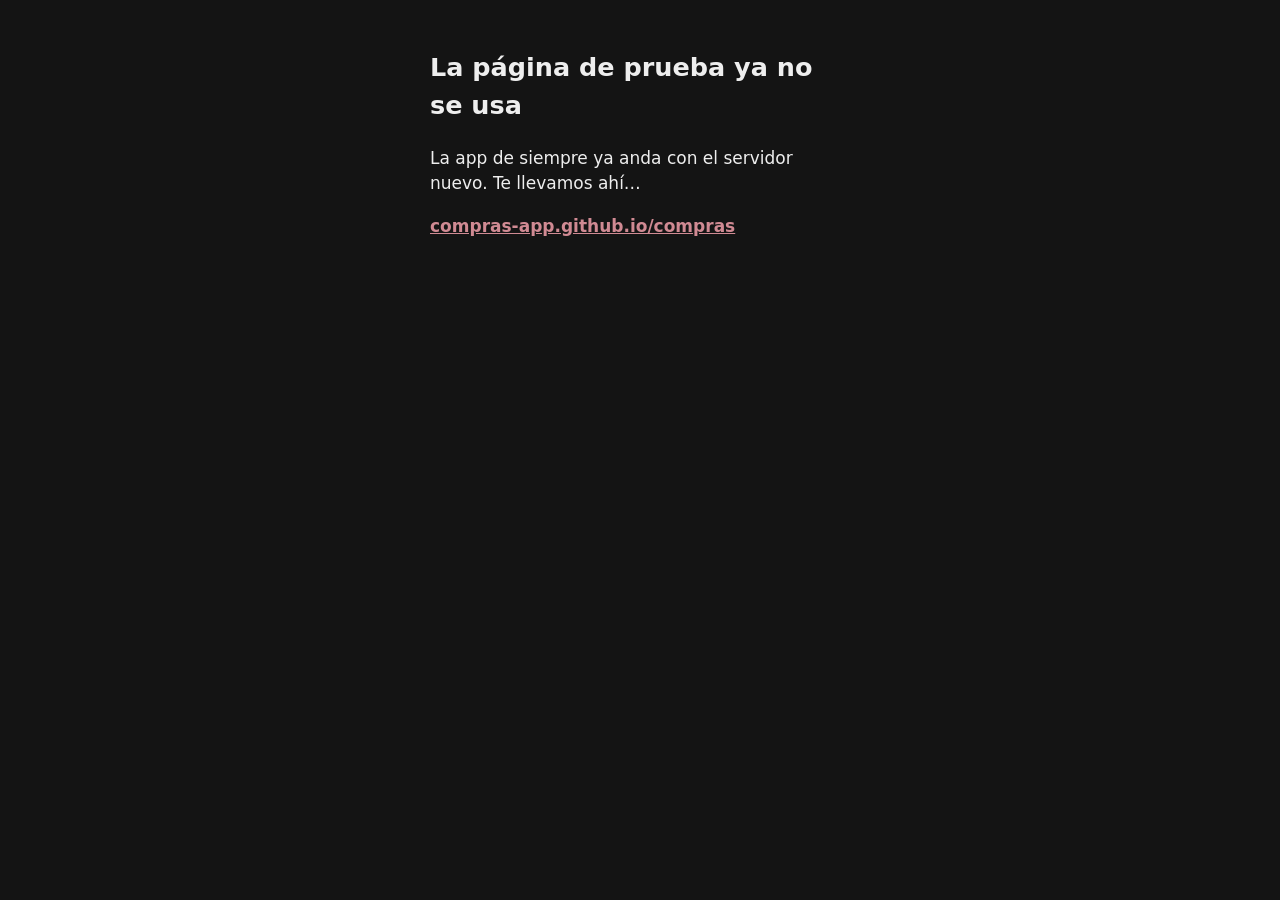
<file: nueva/index.html>
<!doctype html>
<html lang="es"><head><meta charset="utf-8"><meta name="viewport" content="width=device-width, initial-scale=1">
<title>Compras</title>
<style>body{font:17px/1.5 system-ui,sans-serif;background:#141414;color:#eee;max-width:420px;margin:48px auto;padding:0 20px}a{color:#d08a93;font-weight:700}</style>
</head><body>
<h2>La página de prueba ya no se usa</h2>
<p>La app de siempre ya anda con el servidor nuevo. Te llevamos ahí…</p>
<p><a href="../">compras-app.github.io/compras</a></p>
<script>
/* Fase 5 (13/10): la página de prueba se retiró. Se borra lo que guardó en este teléfono (sus "nueva_…", su copia y su
   service worker) y se va a la app de siempre. Lo de la app de siempre no se toca. */
(async function () {
  try { Object.keys(localStorage).filter(function (k) { return /^nueva(_|-)/.test(k); }).forEach(function (k) { localStorage.removeItem(k); }); } catch (e) {}
  try { (await caches.keys()).filter(function (k) { return /^nueva-/.test(k); }).forEach(function (k) { caches.delete(k); }); } catch (e) {}
  try { (await navigator.serviceWorker.getRegistrations()).forEach(function (r) { if (/\/nueva\/$/.test(r.scope)) r.unregister(); }); } catch (e) {}
  try { indexedDB.deleteDatabase('nueva-compras'); } catch (e) {}
  setTimeout(function () { location.replace('../'); }, 1500);
})();
</script>
</body></html>
</file>
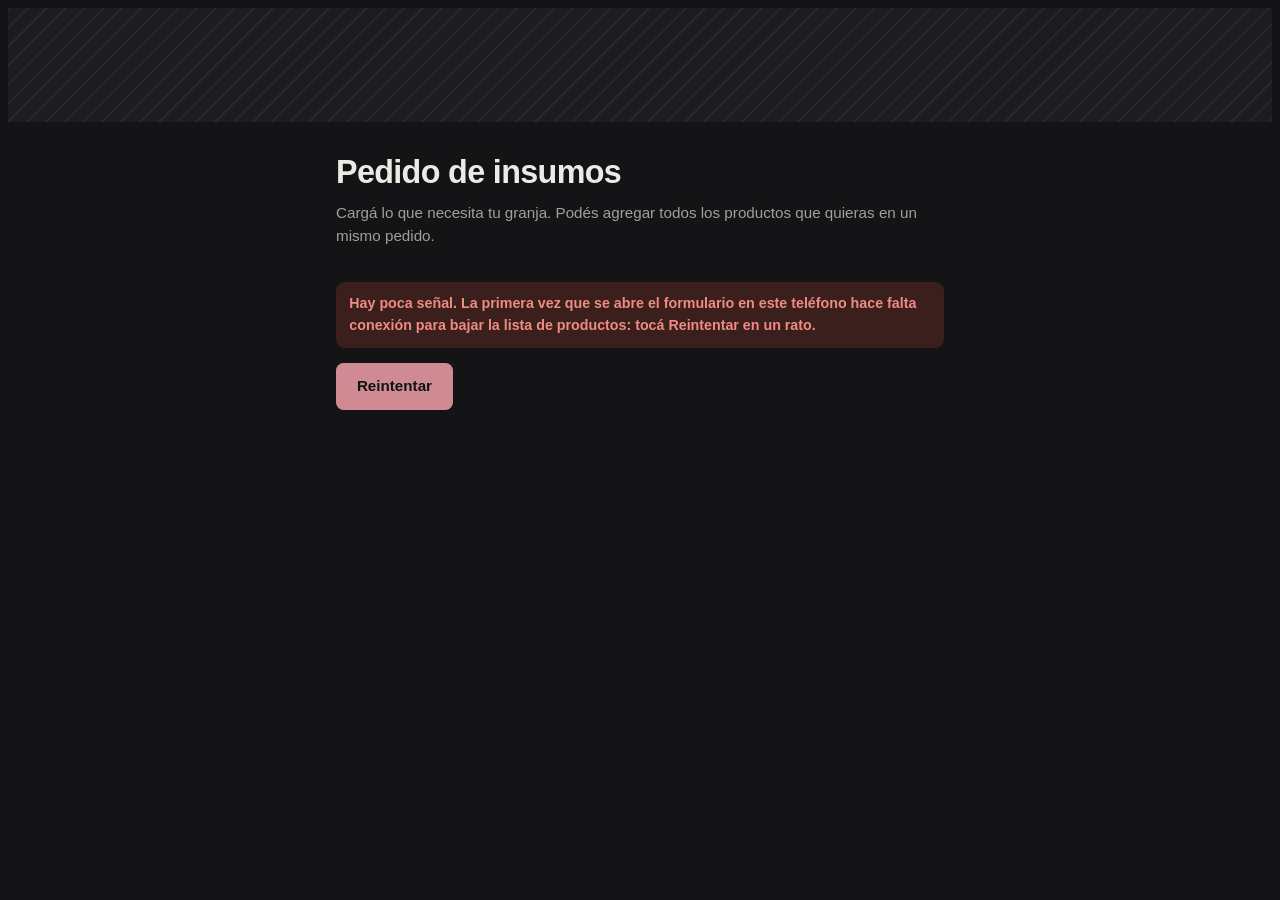
<file: pedido/index.html>
<!DOCTYPE html>
<html lang="es" data-theme="dark">
<head>
<meta charset="utf-8">
<meta name="viewport" content="width=device-width, initial-scale=1, maximum-scale=1, user-scalable=no, viewport-fit=cover">
<title>Pedido de insumos</title>
<meta name="apple-mobile-web-app-capable" content="yes">
<meta name="mobile-web-app-capable" content="yes">
<meta name="apple-mobile-web-app-title" content="Pedido">
<meta name="theme-color" content="#7f2745">
<meta name="color-scheme" content="dark">
<link rel="apple-touch-icon" href="icono-180.png">
<link rel="icon" type="image/png" sizes="192x192" href="icono-192.png">
<link rel="manifest" href="manifest.webmanifest">
<link rel="stylesheet" href="formulario.css">
<!--
  FORMULARIO DE PEDIDOS, descargado en el dispositivo (Fase 2, Paso 2-bis, etapa 3).
  compras-app.github.io/compras/pedido/ — no pide login, como el de siempre.
  Abre sin señal (sw.js de la carpeta de arriba) con la lista de productos
  guardada. El borrador guarda también las fotos. Al enviar, el pedido queda
  guardado en el teléfono y se manda solo cuando hay señal (js/envio-pedidos.js).
    formulario.css   estilos (antes en Formulario.html)
    formulario.js    el formulario (antes en Formulario.html)
    ../js/base.js    servidor (doPost), guardado en el dispositivo
-->
<style id="estiloColor">:root{--accent:#9c686e;--accent-soft:#f3edee;--accent-fg:#ffffff;--band:#9c686e;--tablero:#c4828a;--fondo-a:#724c51;--fondo-b:#2e1e20;--fondo-c:#926167;--fondo-d:#3e292c;}@media (prefers-color-scheme:dark){:root:not([data-theme="light"]){--accent:#d08a93;--accent-soft:#3a2f2f;--accent-fg:#0f1412;--band:#7b575b;--tablero:#5b4346;--fondo-a:#724c51;--fondo-b:#2e1e20;--fondo-c:#926167;--fondo-d:#3e292c;}}:root[data-theme="dark"]{--accent:#d08a93;--accent-soft:#3a2f2f;--accent-fg:#0f1412;--band:#7b575b;--tablero:#5b4346;--fondo-a:#724c51;--fondo-b:#2e1e20;--fondo-c:#926167;--fondo-d:#3e292c;}</style>
<script>try { var c = localStorage.getItem('compras_css_mio'); if (c === null) c = localStorage.getItem('compras_css'); if (c !== null) document.getElementById('estiloColor').textContent = c; } catch (e) {}</script>
</head>
<body>

<div class="aviso-senal" id="aviso-senal" role="status" aria-live="polite" hidden></div>
<div class="band" aria-hidden="true"></div>
<main class="wrap">
  <a class="volver" id="volver" href="../" hidden>‹ Volver a Compras</a>
  <h1>Pedido de insumos</h1>
  <p class="lead">Cargá lo que necesita tu granja. Podés agregar todos los productos que quieras en un mismo pedido.</p>

  <p class="cargando" id="cargando">Cargando el formulario…</p>
  <div id="sin-datos" hidden>
    <p class="estado bad" id="sin-datos-txt"></p>
    <p><button type="button" class="btn" id="reintentar">Reintentar</button></p>
  </div>

  <form id="form" novalidate hidden>
    <!-- Paso 2-ter: pedir productos o un servicio (ej. llevar a arreglar la motoguadaña) -->
    <div class="q" id="q-tipo">
      <span class="qt" id="l-tipo">¿Qué necesitás?</span>
      <div class="choices tipo" role="radiogroup" aria-labelledby="l-tipo" id="tipo">
        <button type="button" class="choice" role="radio" data-tipo="productos" aria-checked="true"><span class="k">📦</span><span>Productos</span></button>
        <button type="button" class="choice" role="radio" data-tipo="servicio" aria-checked="false"><span class="k">🔧</span><span>Un servicio</span></button>
      </div>
    </div>

    <!-- Fase 6, Paso 3 (solo "Ven lo de la Fase 6"; formulario.js): un bien de uso, o la cuenta y el centro de costos -->
    <div class="q" id="q-como" hidden>
      <label for="como">👤 Probar como</label>
      <select id="como"></select>
      <div class="hint" id="como-hint"></div>
    </div>
    <div class="q" id="q-bien" hidden>
      <button type="button" class="btn-bien" id="bien-b">es para un bien de uso</button>
      <div class="bien-elegido" id="bien-elegido" hidden><span>🚜 <b id="bien-nombre"></b></span><button type="button" class="bien-x" id="bien-x" aria-label="Sacar el bien de uso">✕</button></div>
      <div id="bien-buscar" hidden>
        <input type="text" id="bien-q" placeholder="Buscá por nombre o patente" autocomplete="off" aria-label="Buscar el bien de uso">
        <div class="bien-lista" id="bien-lista"></div>
      </div>
      <div class="hint" id="bien-hint" hidden>Un pedido para un bien de uso va sin orden de compra.</div>
    </div>
    <div class="q" id="q-cuenta" hidden>
      <label for="cuenta">Cuenta contable<span class="req">*</span></label>
      <select id="cuenta"></select>
      <div class="aviso-cuenta"><span aria-hidden="true">👉</span><span>Hacé un pedido por cuenta. Si necesitás lubricantes y herramientas, son dos pedidos.</span></div>
    </div>
    <div class="q" id="q-centro" hidden>
      <label for="centro">Centro de costos<span class="req">*</span></label>
      <select id="centro"></select>
      <div class="hint" id="centro-sitio"></div>
    </div>

    <div class="q" id="q-sitio">
      <span class="qt" id="l-sitio">Sitio<span class="req">*</span></span>
      <div class="choices" role="radiogroup" aria-labelledby="l-sitio" data-name="sitio"></div>
    </div>

    <div class="q" id="q-urgencia">
      <span class="qt" id="l-urg">Nivel de urgencia<span class="req">*</span></span>
      <div class="choices" role="radiogroup" aria-labelledby="l-urg" data-name="urgencia"></div>
    </div>

    <div class="q" id="q-pide">
      <label for="pide">Quién pide<span class="req">*</span></label>
      <select id="pide"><option value="">Elegí tu nombre</option></select>
    </div>

    <!-- Feli (19/10): solo los admins; como "Compartir con" del pedido masivo: los encargados que lo ven entre "Mis pedidos" -->
    <div class="q" id="q-compartir" hidden>
      <span class="qt" id="l-compartir">Compartir con</span>
      <div class="hint">Opcional: lo ven en "Mis pedidos" los que elijas.</div>
      <div class="choices" id="compartir" aria-labelledby="l-compartir"></div>
    </div>

    <div class="q" id="q-razon">
      <label for="razon">Razón del pedido<span class="req">*</span></label>
      <textarea id="razon" placeholder="Para qué se necesita, qué se rompió, en qué galpón…"></textarea>
    </div>

    <div id="blk-prods">
      <div class="sec"><h2>Productos</h2><span id="count"></span></div>
      <div id="prods"></div>
      <button type="button" class="btn2 add" id="addProd">+ Agregar otro producto</button>
    </div>

    <div id="blk-serv" hidden>
      <div class="sec"><h2>Servicio</h2></div>
      <div class="q" id="q-servicio">
        <label for="servicio">Servicio<span class="req">*</span></label>
        <input type="text" id="servicio" maxlength="200" autocomplete="off" placeholder="Ej: Llevar a arreglar la motoguadaña">
      </div>
      <div class="q" id="q-obs">
        <label for="obs">Observaciones <span style="font-weight:400;color:var(--muted)">(opcional)</span></label>
        <textarea id="obs" maxlength="3000" placeholder="Qué le pasa, marca, modelo, dónde está, a quién llevarlo…"></textarea>
      </div>
      <div class="q">
        <span style="font-weight:700;font-size:15px">Adjuntos <span style="font-weight:400;color:var(--muted)">(opcional: fotos o PDF)</span></span>
        <div class="drop">
          <label class="btn2" for="adj-f">📎 Adjuntar archivos</label>
          <input class="vh" type="file" id="adj-f" accept="image/*,application/pdf" multiple>
          <div class="thumbs" id="adj-thumbs"></div>
        </div>
      </div>
    </div>

    <div class="foot">
      <div class="estado" id="estado" role="status" aria-live="polite" hidden></div>
      <label class="prueba-f6" id="q-prueba" hidden><input type="checkbox" id="prueba"> 🧪 Es una prueba <small>(sale como "PRUEBA - N" y lo ves solo vos)</small></label>
      <button type="submit" class="btn" id="enviar">Enviar pedido</button>
      <button type="button" class="linkbtn" id="reset">Empezar de cero</button>
      <span class="saved" id="saved"></span>
    </div>
  </form>

  <section class="ok-box" id="listo" hidden aria-live="polite">
    <h2 id="listoTit">✓ Pedido enviado</h2>
    <p id="listoTxt">Compras ya lo recibió. Si te preguntan por este pedido, este es el número:</p>
    <div class="ref" id="listoRef"></div>
    <p id="listoDet"></p>
    <p class="paso" id="listoPaso" hidden></p>
    <button type="button" class="btn" id="otro">Cargar otro pedido</button>
    <button type="button" class="btn2" id="corregir" hidden>Corregirlo</button>
  </section>

  <section class="guardados" id="guardados" hidden>
    <h2>Pedidos cargados en este teléfono</h2>
    <p>Los que esperan señal se mandan solos. Los enviados quedan acá una semana.</p>
    <div id="guardados-lista"></div>
  </section>
</main>

<div id="fatal" hidden style="margin:20px;padding:14px;border-radius:10px;background:#fbeceb;color:#b3261e;font:600 15px system-ui"></div>
<script>
window.addEventListener('error',function(e){var f=document.getElementById('fatal');f.hidden=false;f.textContent='Error al cargar el formulario: '+(e.message||e);});
</script>
<script src="../js/base.js"></script>
<script src="../js/envio-pedidos.js"></script>
<script src="formulario.js"></script>
</body>
</html>
</file>
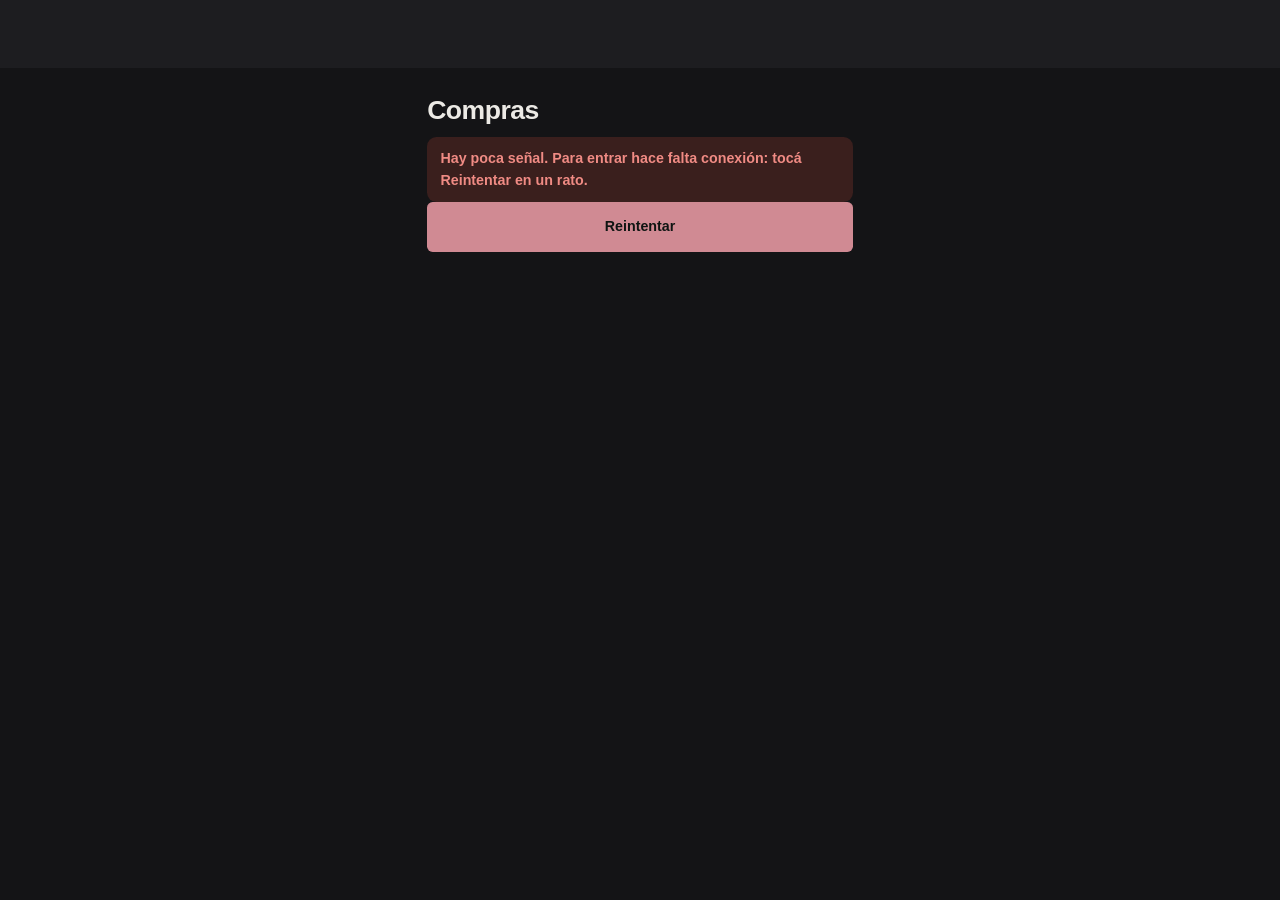
<file: transferencias/index.html>
<!DOCTYPE html>
<html lang="es" data-theme="dark">
<head>
<meta charset="utf-8">
<meta name="viewport" content="width=device-width, initial-scale=1, viewport-fit=cover">
<title>Transferencias</title>
<meta name="apple-mobile-web-app-capable" content="yes">
<meta name="mobile-web-app-capable" content="yes">
<meta name="apple-mobile-web-app-title" content="Compras">
<link rel="apple-touch-icon" href="../icono-180.png">
<link rel="icon" type="image/png" sizes="192x192" href="../icono-192.png">
<link rel="manifest" href="../manifest.webmanifest">
<!--
  APARTADO TRANSFERENCIAS de la app (Fase extra): el Programa de Compras,
  con su misma pantalla (colores, botones, pestañas), dentro de la app.
  compras-app.github.io/compras/transferencias/
    - Entra con la sesión de la app (../js/base.js): sin sesión, va a entrar.
    - Admins: Conteo de stock, Armar pedido, Transferir y Egresos.
      Encargados de granja: Armar pedido y el Historial (sus pedidos y las transferencias a
      sus granjas, Feli 2/11), de sus granjas (anda en el celular).
    - Sin carpeta compartida: el catálogo, los pedidos de las granjas y las
      listas (envíos, granjas, cuentas, excluidos, número de egreso) van a la
      planilla por Apps Script. El conteo real y los borradores quedan en el
      dispositivo. Mandar un pedido va por la bandeja de salida: sin señal,
      sale solo cuando vuelve.
    - Albor lo maneja la extensión de Chrome "Programa de Compras · Albor"
      con albor.js (Paso T2-bis).
-->
<style>
  :root{
    --bg:#f6f6f4;
    --panel:#ffffff;
    --ink:#1c1c1a;
    --ink-soft:#6b6b66;
    --ink-faint:#a8a8a2;
    --line:#dcdcd6;
    --line-strong:#b9b9b1;
    --accent:#7a1f2b;
    --accent-soft:#f3e9ea;
    --zebra:#f5f5f1;
    --head:#efefeb;
    --catbg:#e7e7e1;
    --write:#fffdf4;
    --btn-ink:#ffffff;
    --topbar-h:50px;
  }
  @media (prefers-color-scheme: dark){
    :root:not([data-theme="light"]){
      --bg:#141416;
      --panel:#1d1d20;
      --ink:#eceae5;
      --ink-soft:#a3a099;
      --ink-faint:#6e6b65;
      --line:#33333a;
      --line-strong:#4d4d56;
      --accent:#d08a93;
      --accent-soft:#33232a;
      --zebra:#232328;
      --write:#26231c;
      --head:#26262c;
      --catbg:#2d2d34;
      --btn-ink:var(--accent-fg, #1a1013);
    }
  }
  :root[data-theme="dark"]{
    --bg:#141416;
    --panel:#1d1d20;
    --ink:#eceae5;
    --ink-soft:#a3a099;
    --ink-faint:#6e6b65;
    --line:#33333a;
    --line-strong:#4d4d56;
    --accent:#d08a93;
    --accent-soft:#33232a;
    --zebra:#232328;
    --write:#26231c;
    --head:#26262c;
    --catbg:#2d2d34;
    --btn-ink:var(--accent-fg, #1a1013);
  }
  *{box-sizing:border-box}
  html,body{margin:0;padding:0}
  body{
    background:var(--bg);
    color:var(--ink);
    font:14px/1.45 -apple-system,BlinkMacSystemFont,"Segoe UI",Roboto,Helvetica,Arial,sans-serif;
    -webkit-font-smoothing:antialiased;
  }

  /* ---------- Encabezado y pestañas ---------- */
  .topbar{
    background:var(--panel);
    border-bottom:1px solid var(--line);
    padding:0 20px;
    display:flex;
    align-items:flex-end;
    gap:24px;
    position:sticky;top:env(safe-area-inset-top, 0px);z-index:20;
  }
  .brand{
    font-weight:650;letter-spacing:-.01em;font-size:15px;
    padding:14px 0 13px;white-space:nowrap;
  }
  .brand span{color:var(--accent)}
  .tabs{display:flex;gap:2px}
  .tab{
    appearance:none;border:0;background:none;font:inherit;cursor:pointer;
    padding:14px 14px 11px;color:var(--ink-soft);
    border-bottom:3px solid transparent;
  }
  .tab:hover{color:var(--ink)}
  .tab[aria-selected="true"]{color:var(--ink);font-weight:600;border-bottom-color:var(--accent)}
  .tab[disabled]{color:var(--ink-faint);cursor:default}
  .tab[disabled]:hover{color:var(--ink-faint)}

  main{max-width:1180px;margin:0 auto;padding:24px 20px 80px}

  /* ---------- Zona de carga ---------- */
  .drop{
    border:2px dashed var(--line-strong);
    border-radius:10px;
    background:var(--panel);
    padding:46px 24px;
    text-align:center;
    cursor:pointer;
    transition:border-color .12s,background .12s;
  }
  .drop:hover,.drop.over{border-color:var(--accent);background:var(--accent-soft)}
  .drop h2{margin:0 0 6px;font-size:17px;font-weight:600}
  .drop p{margin:0;color:var(--ink-soft);font-size:13px}
  .drop .hint{margin-top:14px;font-size:12px;color:var(--ink-faint)}

  .filebar{
    display:none;align-items:center;gap:10px;
    background:var(--panel);border:1px solid var(--line);border-radius:8px;
    padding:9px 12px;font-size:13px;color:var(--ink-soft);margin-bottom:14px;
  }
  .filebar.on{display:flex}
  .avisocat{margin:0 0 12px;padding:10px 12px;border:1px solid #d9a441;border-radius:8px;background:rgba(217,164,65,.10);font-size:13px;line-height:1.5}
  .avisocat ul{margin:4px 0 6px 18px;padding:0}
  .avisocat .fila{gap:10px;margin-top:6px}
  .filebar b{color:var(--ink);font-weight:600}
  .filebar .sep{flex:1}
  .linkbtn{
    appearance:none;border:0;background:none;font:inherit;color:var(--accent);
    cursor:pointer;text-decoration:underline;padding:0;
  }

  .error{
    display:none;background:#fdf1f1;border:1px solid #e9c3c3;color:#8a2020;
    /* Colores propios a propósito: la alerta se lee igual en claro y en oscuro. */
    border-radius:8px;padding:12px 14px;margin-bottom:14px;font-size:13px;
  }
  .error.on{display:block}

  /* ---------- Barra de herramientas ---------- */
  .toolbar{
    display:none;flex-wrap:wrap;align-items:center;gap:10px 16px;
    background:var(--panel);border:1px solid var(--line);border-radius:8px;
    padding:12px 14px;margin-bottom:16px;
  }
  .toolbar.on{display:flex}
  .field{display:flex;align-items:center;gap:7px;font-size:13px;color:var(--ink-soft)}
  .field input[type=text],.field input[type=date]{
    font:inherit;padding:6px 9px;border:1px solid var(--line-strong);
    border-radius:6px;background:var(--panel);color:var(--ink);
  }
  .field input[type=text]{width:190px}
  .field input:focus{outline:2px solid var(--accent-soft);border-color:var(--accent)}
  .check{display:flex;align-items:center;gap:6px;font-size:13px;cursor:pointer;user-select:none}
  .check input{width:15px;height:15px;accent-color:var(--accent);cursor:pointer}
  .field input[type=date]{color-scheme:light dark}
  .toolbar .sep{flex:1}
  .btn{
    appearance:none;font:inherit;font-weight:600;cursor:pointer;
    background:var(--accent);color:var(--btn-ink);border:1px solid var(--accent);
    padding:7px 16px;border-radius:6px;
  }
  .btn:hover{filter:brightness(1.12)}
  .botones{display:flex;gap:10px}
  .contado{font-size:12.5px;color:var(--ink-soft)}
  .contado b{color:var(--ink);font-weight:650}

  /* ---------- Panel de la lista de excluidos ---------- */
  .excl{
    display:none;background:var(--panel);border:1px solid var(--line);border-radius:8px;
    padding:14px;margin-bottom:16px;
  }
  .excl.on{display:block}
  .excl h3{margin:0 0 4px;font-size:14px;font-weight:650}
  .excl p{margin:0 0 10px;font-size:12.5px;color:var(--ink-soft);max-width:62ch}
  .excl textarea{
    width:100%;height:190px;font:12.5px/1.5 ui-monospace,SFMono-Regular,Menlo,Consolas,monospace;
    padding:10px;border:1px solid var(--line-strong);border-radius:6px;
    background:var(--panel);color:var(--ink);resize:vertical;
  }
  .excl textarea:focus{outline:2px solid var(--accent-soft);border-color:var(--accent)}
  .excl .acciones{display:flex;align-items:center;gap:12px;margin-top:10px;flex-wrap:wrap}
  .excl .aviso,.fila .aviso{font-size:12.5px;color:var(--ink-soft)}

  .meta{
    display:none;font-size:12.5px;color:var(--ink-soft);margin:0 2px 10px;
  }
  .meta.on{display:block}

  /* ---------- Encabezado de la hoja impresa ---------- */
  .sheethead{display:none}

  /* ---------- Tabla ---------- */
  /* Sin overflow:hidden a propósito: convertiría al recuadro en el contenedor
     de scroll del encabezado sticky y el encabezado dejaría de fijarse. */
  .tablewrap{display:none;background:var(--panel);border:1px solid var(--line);border-radius:8px}
  .tablewrap.on{display:block}
  table{border-collapse:collapse;width:100%;font-size:13px}
  thead th{
    background:var(--head);
    border-bottom:1.5px solid var(--line-strong);
    padding:9px 10px;text-align:right;font-weight:650;font-size:12px;
    letter-spacing:.01em;white-space:nowrap;
    position:sticky;top:calc(env(safe-area-inset-top, 0px) + var(--topbar-h));z-index:5;
  }
  thead th + th, tbody td + td{border-left:1px solid var(--line)}
  thead th:first-child{border-top-left-radius:7px}
  thead th:last-child{border-top-right-radius:7px}
  thead th.name{text-align:left;width:auto}
  thead th.total{border-left:1.5px solid var(--line-strong)}
  thead th.count{border-left:1.5px solid var(--line-strong);background:var(--write);width:120px}
  tbody td{
    border-bottom:1px solid var(--line);
    padding:6px 10px;text-align:right;white-space:nowrap;
    font-variant-numeric:tabular-nums;
  }
  tbody td.name{text-align:left;white-space:normal;line-height:1.3}
  tbody td.zero{color:var(--ink-faint)}
  tbody td.total{font-weight:650;border-left:1.5px solid var(--line-strong)}
  th.granja,td.granja{color:var(--ink-soft)}
  th.granja.primera,td.granja.primera{border-left:1.5px solid var(--line-strong)}
  tbody td.count{border-left:1.5px solid var(--line-strong);background:var(--write);padding:0}
  /* El casillero de conteo es un campo de verdad: se escribe en pantalla y se imprime. */
  td.count input.ci{
    width:100%;border:0;background:transparent;color:var(--ink);
    font:inherit;font-weight:650;font-variant-numeric:tabular-nums;
    padding:6px 10px;text-align:right;
  }
  td.count input.ci:focus{outline:2px solid var(--accent);outline-offset:-2px;border-radius:3px}
  td.count input.ci::placeholder{color:var(--ink-faint)}
  thead th.dif{border-left:1px solid var(--line);width:78px}
  tbody td.dif{font-weight:650}
  td.dif .menos{color:#b3261e}
  td.dif .mas{color:#1e6b45}
  td.dif .ok{color:var(--ink-faint);font-weight:500}
  @media (prefers-color-scheme: dark){
    :root:not([data-theme="light"]) td.dif .menos{color:#f2857c}
    :root:not([data-theme="light"]) td.dif .mas{color:#6fc99a}
  }
  :root[data-theme="dark"] td.dif .menos{color:#f2857c}
  :root[data-theme="dark"] td.dif .mas{color:#6fc99a}
  tbody tr.alt{background:var(--zebra)}
  tbody tr.row:hover{background:var(--accent-soft)}
  tr.cat td{
    background:var(--catbg);font-weight:650;font-size:12px;letter-spacing:.04em;
    text-transform:uppercase;padding:7px 10px;text-align:left;
    border-top:1.5px solid var(--line-strong);border-bottom:1px solid var(--line-strong);
  }
  tr.cat td small{font-weight:500;color:var(--ink-soft);letter-spacing:0;text-transform:none;margin-left:8px}
  tfoot td{
    background:var(--head);border-top:1.5px solid var(--line-strong);
    padding:9px 10px;text-align:right;font-weight:650;white-space:nowrap;
    font-variant-numeric:tabular-nums;
  }
  tfoot td.name{text-align:left}
  tfoot td.count{background:var(--write);border-left:1.5px solid var(--line-strong)}
  tfoot td.total{border-left:1.5px solid var(--line-strong)}

  @media (max-width:700px){
    main{padding:16px 16px 60px}
    .topbar{padding:0 16px;gap:12px}
    .brand{display:none}
    #tablehost{overflow-x:auto}
    thead th{position:static}
    .field input[type=text]{width:140px}
  }

  .empty{padding:36px;text-align:center;color:var(--ink-soft);font-size:13px}

  .soon{
    display:none;background:var(--panel);border:1px solid var(--line);border-radius:8px;
    padding:56px 24px;text-align:center;color:var(--ink-soft);
  }
  .soon.on{display:block}

  /* ---------- Pestañas como paneles ---------- */
  .panel{display:none}
  .panel.on{display:block}

  /* ---------- Transferir ---------- */
  .paso{
    background:var(--panel);border:1px solid var(--line);border-radius:8px;
    padding:14px 16px;margin-bottom:14px;
  }
  .paso > h3{
    margin:0 0 10px;font-size:13px;font-weight:650;letter-spacing:.03em;
    text-transform:uppercase;color:var(--ink-soft);
  }
  .paso > h3 .n{
    display:inline-block;width:19px;height:19px;line-height:19px;text-align:center;
    background:var(--accent);color:var(--btn-ink);border-radius:50%;
    font-size:11px;margin-right:8px;letter-spacing:0;
  }
  .paso .fila{display:flex;flex-wrap:wrap;align-items:center;gap:10px 16px}
  .paso .nota{margin:9px 0 0;font-size:12.5px;color:var(--ink-soft);max-width:78ch}
  .paso .nota b{color:var(--ink);font-weight:600}
  .paso.pendiente{opacity:.5;pointer-events:none}

  .estado{font-size:13px;display:flex;align-items:center;gap:7px}
  .estado .punto{width:8px;height:8px;border-radius:50%;background:var(--ink-faint);flex:none}
  .estado.ok .punto{background:#1e6b45}
  .estado.falta .punto{background:#b3261e}
  .estado.aviso .punto{background:#b07900}

  .select{
    font:inherit;padding:6px 9px;border:1px solid var(--line-strong);
    border-radius:6px;background:var(--panel);color:var(--ink);
  }
  .select:focus{outline:2px solid var(--accent-soft);border-color:var(--accent)}

  .pegar{
    width:100%;height:120px;margin-top:10px;
    font:12.5px/1.5 ui-monospace,SFMono-Regular,Menlo,Consolas,monospace;
    padding:10px;border:1px solid var(--line-strong);border-radius:6px;
    background:var(--panel);color:var(--ink);resize:vertical;
  }
  .pegar:focus{outline:2px solid var(--accent-soft);border-color:var(--accent)}

  .cols{display:none;flex-wrap:wrap;gap:10px 18px;margin-top:12px;
        padding-top:12px;border-top:1px solid var(--line)}
  .cols.on{display:flex}

  .descartes{
    display:none;margin-top:12px;padding:11px 13px;border-radius:7px;
    background:var(--accent-soft);border:1px solid var(--line);
    font-size:12.5px;color:var(--ink-soft);
  }
  .descartes.on{display:block}
  .descartes b{color:var(--ink)}
  .descartes ul{margin:7px 0 0;padding-left:19px}
  .descartes li{margin:2px 0}
  .descartes .fila{font-variant-numeric:tabular-nums;color:var(--ink);font-weight:600}

  .resumen{
    display:flex;flex-wrap:wrap;gap:22px;margin:0 2px 14px;font-size:13px;
  }
  .resumen div{display:flex;align-items:baseline;gap:7px}
  .resumen b{font-size:20px;font-weight:650;font-variant-numeric:tabular-nums}
  .resumen .va b{color:#1e6b45}
  .resumen .falta b{color:#b3261e}
  @media (prefers-color-scheme: dark){
    :root:not([data-theme="light"]) .resumen .va b{color:#6fc99a}
    :root:not([data-theme="light"]) .resumen .falta b{color:#f2857c}
  }
  :root[data-theme="dark"] .resumen .va b{color:#6fc99a}
  :root[data-theme="dark"] .resumen .falta b{color:#f2857c}

  /* Tabla del pedido: hereda casi todo de la tabla de conteo. */
  thead th.va{border-left:1.5px solid var(--line-strong);background:var(--write)}
  tbody td.va{border-left:1.5px solid var(--line-strong);background:var(--write);font-weight:650}
  tbody td.falta{font-weight:650;color:#b3261e}
  tbody tr.sinnada td.name{color:var(--ink-soft)}
  @media (prefers-color-scheme: dark){
    :root:not([data-theme="light"]) tbody td.falta{color:#f2857c}
  }
  :root[data-theme="dark"] tbody td.falta{color:#f2857c}

  .marca{
    display:inline-block;font-size:11px;line-height:1.5;padding:0 6px;border-radius:9px;
    background:var(--catbg);color:var(--ink-soft);margin-left:6px;white-space:nowrap;
  }
  .marca.aviso{background:var(--accent-soft);color:var(--accent);font-weight:600}

  /* Casillero para tildar al armar las cajas: solo tiene sentido en papel. */
  th.tick,td.tick{display:none}
  .firmas{display:none}

  .sincuenta{
    padding:14px 16px;border-top:1.5px solid var(--line-strong);
    font-size:12.5px;color:var(--ink-soft);
  }
  .sincuenta b{color:var(--ink)}
  .sincuenta ul{margin:8px 0 0;padding-left:20px}
  .sincuenta li{margin:2px 0}
  #gaviso{max-width:70ch;line-height:1.4}

  /* ---------- Pedidos que llegan de las granjas ---------- */
  .badge{
    display:none;margin-left:7px;min-width:18px;padding:0 5px;border-radius:9px;
    background:var(--accent);color:var(--btn-ink);font-size:11px;font-weight:700;
    line-height:18px;text-align:center;vertical-align:1px;
  }
  .badge.on{display:inline-block}

  .bajar{display:none;text-align:center;margin-bottom:16px}
  .bajar.on{display:block}
  .bajar .nota{margin:9px auto 0;max-width:62ch;font-size:12.5px;color:var(--ink-soft)}
  .btn.grande{font-size:15px;padding:11px 26px}
  #rebajar{display:none}
  #rebajar.on{display:inline}

  .progreso{
    display:none;margin:14px auto 0;max-width:62ch;text-align:left;
    background:var(--panel);border:1px solid var(--line);border-radius:8px;
    padding:10px 13px;font:12.5px/1.6 ui-monospace,SFMono-Regular,Menlo,Consolas,monospace;
    color:var(--ink-soft);max-height:200px;overflow-y:auto;
  }
  .progreso.on{display:block}
  .progreso div:last-child{color:var(--ink);font-weight:600}

  .checks{flex-wrap:wrap;gap:6px 16px;margin-bottom:6px}
  .checks .quien{font-size:12.5px;color:var(--ink-soft);margin-right:2px}
  .checks label.apagada{color:var(--ink-faint)}
  .recibidos{display:none;margin-bottom:12px}
  .recibidos.on{display:block}
  .recibidos .cabeza{font-size:12.5px;color:var(--ink-soft);margin-bottom:8px}
  .recibidos .lista{border:1px solid var(--line);border-radius:7px;overflow:hidden}
  .recibidos .uno{
    display:flex;align-items:center;gap:12px;padding:9px 12px;cursor:pointer;
    border-bottom:1px solid var(--line);font-size:13px;
  }
  .recibidos .uno:last-child{border-bottom:0}
  .recibidos .uno:hover{background:var(--accent-soft)}
  .recibidos .uno.elegido{background:var(--accent-soft);box-shadow:inset 3px 0 0 var(--accent)}
  .recibidos .nuevo{
    width:8px;height:8px;border-radius:50%;background:var(--accent);flex:none;
  }
  .recibidos .visto{width:8px;height:8px;flex:none}
  .recibidos .quien{font-weight:650;min-width:0}
  .recibidos .granja{color:var(--ink-soft)}
  .recibidos .cuando{color:var(--ink-faint);font-size:12px;white-space:nowrap}
  .recibidos .cuanto{margin-left:auto;color:var(--ink-soft);white-space:nowrap}
  .recibidos .sacar{font-size:12px;color:var(--ink-faint);white-space:nowrap}
  .recibidos .sacar:hover{color:#b3261e}
  .recibidos .obs{
    padding:8px 12px 10px 32px;font-size:12.5px;color:var(--ink-soft);
    background:var(--zebra);border-bottom:1px solid var(--line);
  }
  .recibidos .obs b{color:var(--ink)}
  .recibidos .vacio{padding:14px;color:var(--ink-soft);font-size:13px;text-align:center}
  .recibidos .tirar{
    border:0;background:none;color:var(--ink-faint);cursor:pointer;
    font-size:17px;line-height:1;padding:0 2px;
  }
  .recibidos .tirar:hover{color:#b3261e}

  /* ---------- Recuadro de carga en Albor ----------
     Fijo abajo a la derecha: se ve desde cualquier pestaña mientras carga. */
  .albor{
    display:none;position:fixed;right:16px;bottom:16px;z-index:50;
    width:min(460px, calc(100vw - 32px));max-height:min(78vh, 640px);
    flex-direction:column;background:var(--panel);color:var(--ink);
    border:1px solid var(--line-strong);border-radius:10px;
    box-shadow:0 10px 32px rgba(0,0,0,.22);
  }
  .albor.on{display:flex}
  /* Feli (30/10): el recuadro de la carga se minimiza, como el cartel en Albor */
  .albor.chico{width:auto;max-width:calc(100vw - 32px)}
  .albor.chico .log, .albor.chico .pausa, .albor.chico .fin{display:none !important}
  /* Feli (30/10): "A transferir" se puede bajar a mano */
  input.ajuste{scroll-margin:110px 0 170px;width:72px;text-align:right;font:inherit;padding:2px 6px;border:1px solid var(--line-strong);border-radius:6px;background:var(--panel);color:inherit}
  @media print{ input.ajuste{border:0;background:none;width:auto;padding:0} }
  .btn-gris{background:none;border:0;padding:4px 6px;font-size:12px;color:var(--ink-soft);cursor:pointer;text-decoration:underline}
  .albor .cab{display:flex;align-items:center;gap:10px;padding:11px 14px;border-bottom:1px solid var(--line)}
  .albor .cab b{flex:1;font-size:14px}
  .albor .log{
    flex:1;overflow:auto;padding:10px 14px;font:12px/1.5 ui-monospace,Menlo,Consolas,monospace;
    color:var(--ink-soft);white-space:pre-wrap;min-height:80px;
  }
  .albor .pausa{display:none;padding:12px 14px;border-top:1px solid var(--line);background:var(--accent-soft)}
  .albor .pausa.on{display:block}
  .albor .pausa .txt{white-space:pre-wrap;font-size:13px;margin-bottom:10px}
  .albor .fin{display:none;padding:12px 14px;border-top:1px solid var(--line);font-size:13px}
  .albor .fin.on{display:block}
  .albor .fin ul{margin:6px 0 10px 18px;padding:0}

  /* ---------- Armar pedido, del lado de la granja ---------- */
  .sugerencias{display:none;margin-top:10px;border:1px solid var(--line);border-radius:7px}
  .sugerencias.on{display:block}
  .sugerencias .op{
    display:flex;align-items:center;gap:12px;padding:8px 12px;cursor:pointer;
    border-bottom:1px solid var(--line);font-size:13px;
  }
  .sugerencias .op:last-child{border-bottom:0}
  .sugerencias .op:hover,.sugerencias .op.marcada{background:var(--accent-soft)}
  .sugerencias .cod{color:var(--ink-faint);font-size:12px;font-variant-numeric:tabular-nums}
  .sugerencias .tipo{margin-left:auto;color:var(--ink-faint);font-size:11.5px}
  .sugerencias .nada{padding:12px;color:var(--ink-soft);font-size:13px}
  .ptipo{gap:6px;margin-bottom:10px}
  /* El botón de la opción no elegida (Pedido de la granja / Transferencia manual): borde de color, sin relleno */
  .btn2{appearance:none;font:inherit;font-weight:600;cursor:pointer;background:none;color:var(--accent);
        border:1px solid var(--accent);padding:7px 16px;border-radius:6px}
  #mtablehost{margin-top:10px;border:1px solid var(--line);border-radius:8px}
  #mtablehost thead th{position:static}

  td.cant input.ci{width:100%}
  /* La Colorada: solo pares (Feli, 2026-10-07) */
  #atablehost td.cant.impar input.ci,#mtablehost td.cant.impar input.ci{border-color:#d9534f;box-shadow:0 0 0 1px #d9534f}
  /* Armar pedido: la cantidad ocupa todo el casillero y se ve como un campo (Feli, 2026-10-03) */
  #atablehost th.count,#mtablehost th.count{width:150px}
  #atablehost td.cant,#mtablehost td.cant{padding:3px 4px}
  #atablehost td.cant input.ci,#mtablehost td.cant input.ci{min-height:36px;font-size:15px;text-align:center;border:1px solid var(--line-strong);
                               border-radius:7px;background:var(--bg)}
  /* Elegir del catálogo (Feli, 2026-10-06) */
  .acat{margin-top:10px;border:1px solid var(--line);border-radius:7px;padding:8px 12px}
  .acat details{border-bottom:1px solid var(--line)}
  .acat details:last-child{border-bottom:0}
  .acat summary{cursor:pointer;padding:9px 2px;font-size:14px;font-weight:600;list-style:none;display:flex;gap:8px;align-items:center}
  .acat summary::-webkit-details-marker{display:none}
  .acat summary::before{content:'▸';color:var(--ink-faint);width:12px}
  .acat details[open] summary::before{content:'▾'}
  .acat summary .n{margin-left:auto;color:var(--ink-faint);font-weight:400;font-size:12px}
  .acat summary .n b{color:var(--accent)}
  .acat label.ins{display:flex;align-items:center;gap:10px;padding:8px 4px 8px 20px;font-size:13.5px;cursor:pointer;border-top:1px solid var(--line)}
  .acat label.ins:hover{background:var(--accent-soft)}
  .acat label.ins input{width:20px;height:20px;flex:none;margin:0}
  .acat label.ins .cod{color:var(--ink-faint);font-size:12px;margin-left:auto;font-variant-numeric:tabular-nums;white-space:nowrap}
  .acat .nada{padding:10px 2px;color:var(--ink-soft);font-size:13px}

  .quitar{
    appearance:none;border:0;background:none;color:var(--ink-faint);
    cursor:pointer;font-size:16px;line-height:1;padding:2px 6px;
  }
  .quitar:hover{color:#b3261e}

  /* ---------- Impresión ---------- */
  @media print{
    @page{size:A4 portrait;margin:11mm 9mm 12mm}
    body{background:#fff;font-size:10pt}
    .topbar,.toolbar,.drop,.filebar,.meta,.error,.excl,.bajar{display:none !important}
    main{max-width:none;margin:0;padding:0}
    .tablewrap{border:0;border-radius:0}
    .sheethead{
      display:block;margin-bottom:8px;
      border-bottom:1.5px solid #000;padding-bottom:6px;
    }
    .sheethead h1{margin:0;font-size:13pt;font-weight:700}
    .sheethead .line{
      display:flex;gap:26px;margin-top:4px;font-size:9pt;color:#333;
    }
    table{font-size:8.6pt;border:1px solid #000}
    thead th + th, tbody td + td{border-left:.5px solid #c9c9c9}
    thead{display:table-header-group}
    tfoot{display:table-footer-group}
    thead th{
      position:static;background:#e8e8e8 !important;padding:5px 6px;font-size:8pt;
      border-bottom:1.2px solid #000;
      -webkit-print-color-adjust:exact;print-color-adjust:exact;
    }
    thead th.count{background:#fff !important;width:26mm}
    tbody td{padding:3.4px 6px;border-bottom:.5px solid #c9c9c9}
    tbody tr.alt{background:transparent}
    tbody td.count{background:#fff !important;border-left:1.2px solid #000;padding:0}
    td.count input.ci{
      padding:3.4px 6px;color:#000;font-weight:700;
      -webkit-print-color-adjust:exact;print-color-adjust:exact;
    }
    td.dif .menos{color:#000;font-weight:700}
    td.dif .mas{color:#000;font-weight:700}
    td.dif .ok{color:#777}
    tbody td.total{border-left:1.2px solid #000}
    tbody td.zero{color:#999}
    tr{break-inside:avoid;page-break-inside:avoid}
    tr.cat{break-after:avoid;page-break-after:avoid}
    tr.cat td{
      background:#dcdcdc !important;padding:4px 6px;font-size:8.2pt;
      border-top:1px solid #000;border-bottom:1px solid #000;
      -webkit-print-color-adjust:exact;print-color-adjust:exact;
    }
    tfoot td{background:#e8e8e8 !important;-webkit-print-color-adjust:exact;print-color-adjust:exact}
    tfoot td.count{background:#fff !important}
  }
  /* ---------- Impresión de la planilla de armado ---------- */
  @media print{
    .paso,.resumen,.cols,.pegar{display:none !important}
    /* En papel no se imprimen los renglones que no se transfieren:
       la hoja sirve para ir a buscar cajas, no para leer faltantes. */
    tbody tr.sinnada{display:none}
    thead th.va,tbody td.va{background:#fff !important;border-left:1.2px solid #000}
    tbody td.falta{color:#000}
    th.tick,td.tick{
      display:table-cell;width:12mm;border-left:1.2px solid #000;
      background:#fff !important;
    }
    .marca{background:transparent !important;color:#444;border:.5px solid #999}
    .marca.aviso{color:#000;font-weight:700}
    .marca.info{display:none}
    .sincuenta{border-top:1px solid #000;padding:8px 0;color:#000;break-inside:avoid}
    .albor{display:none !important}
    .firmas{
      display:flex;gap:40px;margin-top:14mm;font-size:9pt;color:#000;
      break-inside:avoid;page-break-inside:avoid;
    }
  }

  /* ---------- Conteo: comentarios, observaciones y ancho (Feli, 2026-10-02) ---------- */
  td.name .nombre{vertical-align:middle}
  .notabtn{appearance:none;border:0;background:none;cursor:pointer;font-size:12px;line-height:1;
           padding:2px 4px;margin-left:4px;border-radius:4px;opacity:0;vertical-align:middle}
  tr.row:hover .notabtn,.notabtn:focus,.notabtn.tiene{opacity:1}
  .notabtn:hover{background:var(--accent-soft)}
  .notacom{font-size:12px;color:var(--ink-soft);font-style:italic;margin-top:3px;white-space:pre-wrap}
  /* Historial: modificar un conteo (Feli, 16/10) */
  #hconteo input.ci,#hconteo input.hce-nota{background:transparent;color:inherit;border:1px solid var(--line);border-radius:4px;padding:3px 5px;font:inherit}
  #hconteo input.ci{width:80px;text-align:right}
  #hconteo input.hce-nota{width:100%;min-width:160px}
  #hconteo textarea{width:100%;box-sizing:border-box;margin-top:4px}
  .hconteo-b{flex-wrap:wrap;gap:6px;align-items:center}
  .hconteo-b .hce-mod{margin-left:auto;background:none;border:0;padding:2px 4px;font:inherit;font-size:12px;color:var(--ink-soft);cursor:pointer}
  .nocont{font-size:11px;color:var(--ink-soft);white-space:nowrap}
  .hconteo-b .hce-mod:hover{color:var(--accent);text-decoration:underline}
  .notaedit{display:block;width:100%;margin-top:4px;font-size:12px;line-height:1.35;font-family:inherit;color:var(--ink);
            background:var(--bg);border:1px solid var(--accent);border-radius:6px;padding:5px 7px;resize:vertical}
  .notaayuda{font-size:11px;color:var(--ink-faint);margin-top:2px}
  .obsgeneral{display:none;border-top:1.5px solid var(--line-strong);padding:12px 14px}
  .tablewrap.on .obsgeneral{display:block}
  .obsgeneral b{display:block;font-size:12px;letter-spacing:.04em;text-transform:uppercase;margin-bottom:6px}
  .obsgeneral textarea{width:100%;font:inherit;color:var(--ink);background:var(--bg);border:1px solid var(--line);
                       border-radius:6px;padding:7px 9px;resize:vertical}
  .obsprint{display:none;white-space:pre-wrap}
  th.casalc,td.casalc{border-left:1.5px solid var(--line-strong)}
  @media print{
    .notabtn,.notaayuda,.notaedit,.obsgeneral textarea{display:none !important}
    .notacom{color:#000;font-size:7.6pt}
    .tablewrap{width:auto !important;margin-left:0 !important}
    .obsgeneral{border-top:1px solid #000;padding:6px 0;break-inside:avoid}
    .obsgeneral.vacia{display:none !important}
    .obsprint{display:block;font-size:9pt;min-height:14mm}
  }

  /* Al imprimir cualquier planilla: negro sobre blanco aunque la pantalla esté en oscuro (antes salía clarito) */
  @media print{
    :root, :root[data-theme="dark"], :root:not([data-theme="light"]){
      --bg:#fff; --panel:#fff; --ink:#000; --ink-soft:#222; --ink-faint:#555; --line:#999; --line-strong:#444;
      --zebra:#fff; --head:#e8e8e8; --catbg:#dcdcdc; --write:#fff; --accent:#000; --accent-soft:#eee;
    }
    body{background:#fff !important;color:#000 !important}
    #albor,.albor,#alborpausa{display:none !important}
  }

  /* ---------- Historial ---------- */
  .hbotones{display:flex;gap:6px;flex-wrap:wrap;margin-bottom:12px}
  .hb{appearance:none;font:inherit;font-size:13px;font-weight:600;cursor:pointer;padding:8px 14px;border-radius:8px;
      border:1px solid var(--line);background:var(--panel);color:var(--ink-soft)}
  .hb:hover{color:var(--ink)}
  .hb.on{background:var(--accent);border-color:var(--accent);color:var(--btn-ink)}
  .hresultado .cuenta{font-size:12.5px;color:var(--ink-soft);margin:4px 2px 8px}
  .hresultado table{background:var(--panel);border:1px solid var(--line);border-radius:8px}
  .hresultado tbody td{white-space:normal;text-align:left}
  .hresultado tbody td.num{text-align:right;white-space:nowrap}
  .hresultado tr.uno{cursor:pointer}
  .hresultado tr.uno:hover{background:var(--accent-soft)}
  .hresultado tr.uno.abierto{background:var(--accent-soft);box-shadow:inset 3px 0 0 var(--accent)}
  .hresultado .coinciden{font-size:12px;color:var(--accent)}
  .hresultado tr.det > td{background:var(--bg);padding:12px 14px}
  .hresultado .det table{font-size:12.5px;margin-top:8px}
  .hresultado .det .obs{margin:8px 0 0;font-size:12.5px;color:var(--ink-soft);white-space:pre-wrap}
  .hresultado .det .acciones{display:flex;gap:12px;align-items:center;margin-top:10px}
  .hresultado .estado-c{color:#b3261e}
  .hresultado .notah{font-size:12px;color:var(--ink-soft);font-style:italic;margin-top:2px}
  .hresultado .notaedit-h{margin-top:12px}
  .hresultado .notaedit-h textarea{display:block;width:100%;margin-top:6px;font:inherit;color:var(--ink);background:var(--panel);
                                   border:1px solid var(--line-strong);border-radius:6px;padding:7px 9px;resize:vertical}
  @media (max-width:700px){ .hresultado{overflow-x:auto} .hresultado table{min-width:560px} }
  /* Historial de Consumo mensual por vuelta y proveedor (Feli, 20/11) */
  .hc-vuelta{border:1px solid var(--line);border-radius:10px;background:var(--panel);padding:10px 12px;margin-bottom:12px}
  .hc-cab{font-size:13.5px;margin-bottom:8px}
  .hc-cab small{color:var(--ink-soft)}
  .hc-prov{border:1px solid var(--line);border-radius:8px;margin-top:6px;background:var(--bg)}
  .hc-prov[open]{border-color:var(--accent)}
  .hc-prov summary{cursor:pointer;padding:8px 10px;font-size:13.5px}
  .hc-prov summary small{color:var(--ink-soft)}
  .hc-cuerpo{padding:0 10px 10px}
  .hc-cuerpo table{font-size:12.5px;width:100%}
  .hc-cuerpo th small{display:block;font-weight:400;color:var(--ink-soft)}
  .hc-cuerpo td.anul, .hc-cuerpo th.anul{text-decoration:line-through;color:var(--ink-faint)}
  .hc-cuerpo tfoot td{font-weight:600;border-top:1px solid var(--line-strong)}
  .hc-cuerpo .acciones{display:flex;flex-wrap:wrap;gap:10px;align-items:center;margin-top:10px}
  .hc-cuerpo .hc-num{background:none;border:0;padding:0;color:var(--accent);text-decoration:underline;cursor:pointer;font:inherit}
  .hc-cotiz{margin-top:14px}
  @media (max-width:700px){ .hc-cuerpo{overflow-x:auto} .hc-cuerpo table{min-width:520px} }

  /* Consumo mensual (Fase 6-ter, Paso 1; Feli, 13/11) */
  .cm-cab .fila{gap:6px 18px}
  .cm-cab .sep{flex:1}
  .cm-seg{display:inline-flex;border:1px solid var(--line-strong);border-radius:8px;overflow:hidden}
  .cm-seg button{appearance:none;font:inherit;font-size:13px;font-weight:600;cursor:pointer;padding:6px 12px;border:0;background:var(--panel);color:var(--ink-soft)}
  .cm-seg button + button{border-left:1px solid var(--line-strong)}
  .cm-seg button.on{background:var(--accent);color:var(--btn-ink)}
  #cmmeses{width:56px;text-align:right}
  .cm-bloque{margin-bottom:18px}
  .cm-of{margin:4px 2px 8px;font-size:14px;font-weight:650}
  .cm-of span{font-weight:400;font-size:12.5px;color:var(--ink-soft);margin-left:6px}
  .cm-tabla tbody td.name{min-width:200px}
  .cm-cod{display:block;font-size:11.5px;color:var(--ink-faint)}
  .cm-tabla tr.cm-grupo td{text-align:left;font-weight:650;font-size:12px;letter-spacing:.03em;text-transform:uppercase;color:var(--ink-soft);background:var(--head)}
  .cm-tabla tr.cm-grupo.falta td{color:#c2410c}
  .cm-tabla td.cm-vacio{color:var(--ink-faint);font-style:italic}
  .cm-tabla td.cm-neg{color:#c2410c;font-weight:650}
  .cm-tabla td.cm-pos{color:var(--accent)}
  .cm-tabla th.cm-nec,.cm-tabla td.cm-nec{background:var(--write)}
  .cm-tabla tr.cm-mano td.cm-nec{box-shadow:inset 3px 0 0 var(--accent)}
  .cm-amano{appearance:none;border:0;background:none;cursor:pointer;font-size:11.5px;color:var(--accent);padding:0 6px 0 0}
  .cm-tabla tfoot td{font-weight:650;border-top:1.5px solid var(--line-strong);padding:8px 10px;text-align:right}
  .cm-tabla tfoot td.name{text-align:left}
  .cm-pie{margin:6px 2px 0;font-size:12px;color:var(--ink-soft)}
  .cm-tabla th.cm-pr,.cm-tabla td.cm-pr{background:var(--write)}
  .cm-tabla th.cm-pr{border-left:1.5px solid var(--line-strong)}
  .cm-tabla input.cm-pu,.cm-tabla input.cm-pt{width:104px}
  .cm-tabla select.cm-prov{font:inherit;font-size:12.5px;max-width:170px;padding:3px 4px;border:1px solid var(--line-strong);border-radius:6px;background:var(--panel);color:var(--ink)}
  .cm-porprov{line-height:1.6}
  @media (max-width:1180px){ .cm-tabla{overflow-x:auto} }
  .cm-cot h3{margin:0 0 10px}
  .cm-cot-p{margin-bottom:14px}
  .cm-cot-p > .field{margin:8px 0 6px}
  .cm-cot-lista{max-height:220px;overflow:auto;border:1px solid var(--line);border-radius:6px;padding:6px 10px;margin-top:6px;display:grid;grid-template-columns:repeat(auto-fill,minmax(260px,1fr));gap:4px 16px}
  .cm-cot-lista .check{align-items:flex-start}
  .cm-cot-lista .check.cm-sin{color:var(--ink-faint);cursor:default}
  .cm-cod-i{font-size:11.5px;color:var(--ink-faint)}
  .cm-cot textarea{display:block;width:100%;margin:6px 0;font:inherit;color:var(--ink);background:var(--panel);border:1px solid var(--line-strong);border-radius:6px;padding:8px 10px;resize:vertical}
  .cm-cot-error{color:#c2410c;font-size:13px;margin:0 0 8px}
  .cm-cot-res{margin:0 0 10px 18px;padding:0;font-size:13px}
  .cm-cot .btn[disabled]{opacity:.6;cursor:default}
  .cm-oc-prov{border-top:1px solid var(--line);padding-top:10px}
  .cm-oc-prov .field{display:inline-flex;margin-left:10px}
  .cm-oc-prov .check{margin-top:6px;align-items:flex-start}
  .cm-oc select{font:inherit;padding:3px 6px;border:1px solid var(--line-strong);border-radius:6px;background:var(--panel);color:var(--ink)}
  .cm-ordenado{font-size:11.5px;color:var(--accent);margin-top:2px}
  /* Feli (18/11): el cuadro comparativo de Consumo mensual y las observaciones */
  .cm-cu th.cm-cu-p{border-left:1.5px solid var(--line-strong);min-width:120px}
  .cm-cu td.cm-cu-c{border-left:1.5px solid var(--line);vertical-align:top;min-width:120px}
  .cm-cu td.cm-cu-c.barato{background:rgba(80,180,120,.16)}
  .cm-cu td.cm-cu-c.elegido{box-shadow:inset 0 0 0 2px var(--accent)}
  .cm-cu-u{font-weight:600}
  .cm-cu-t{font-size:12px;color:var(--muted)}
  .cm-cu-f{font-size:11px;font-weight:400}
  .cm-cu-ok{font-size:12px;color:var(--accent);font-weight:600;margin-top:2px}
  .cm-cu .linkbtn{font-size:12px;margin-top:2px}
  .cm-cu-in,.cm-cu-nec{width:100%;min-width:80px}
  .cm-cu-barra .nota{margin:6px 0 0}
  .cm-obs-l{display:flex;flex-direction:column;align-items:stretch;gap:4px;width:100%}
  .cm-obs-l textarea{width:100%;box-sizing:border-box;font:inherit}
  .cm-oc-todas{display:inline-flex;margin-right:10px}
  .cm-tabla tr:hover .notabtn{opacity:1}
  .cm-cu-txt{font-size:11px;color:var(--muted);font-style:italic;margin-top:2px;white-space:normal;max-width:220px}
  .cm-cu-provs{flex-wrap:wrap;gap:4px 14px;margin-top:8px}
  .cm-rev select.cm-rev-prod{max-width:260px}
  .cm-rev-preg{font-size:12px;margin-top:4px}
  .cm-rev-pu{width:110px}
  @media (max-width:700px){
    .cm-tabla{overflow-x:auto}
    .cm-tabla table{min-width:860px}
    .cm-tabla input.cm-pu,.cm-tabla input.cm-pt{width:84px;font-size:16px}
    .cm-tabla tbody td.name{min-width:150px;position:sticky;left:0;background:var(--panel);z-index:1}
    .cm-tabla thead th{position:static}
    .cm-tabla thead th.name{position:sticky;top:auto;left:0;z-index:6}
    .cm-tabla input.cm-in{width:52px;font-size:16px}
    #cmbuscar{width:100%}
  }

  /* ---------- Ajustes ---------- */
  #panel-ajustes .excl{margin-bottom:16px}
  #panel-ajustes h4{margin:14px 0 6px;font-size:13px}
  .jlistas{display:grid;grid-template-columns:repeat(auto-fill,minmax(260px,1fr));gap:12px;margin-top:10px}
  .jlistas .lista{background:var(--bg);border:1px solid var(--line);border-radius:8px;padding:10px 12px;font-size:12.5px}
  .jlistas .lista b{display:block;margin-bottom:6px}
  .jlistas .lista div{display:flex;gap:8px;padding:2px 0;border-bottom:1px solid var(--line)}
  .jlistas .lista div span:first-child{color:var(--ink-faint);min-width:42px;font-variant-numeric:tabular-nums}
  .jlistas .lista .scroll{max-height:220px;overflow:auto;display:block;border:0}
  .jagregar{margin-top:6px}

  /* ---------- Sumado para la app (Fase extra) ---------- */
  .topbar .sep{flex:1}
  .aparts{display:flex;gap:2px;align-self:center;background:var(--head);border-radius:8px;padding:3px}
  .aparts[hidden]{display:none}
  .aparts a{color:var(--ink-soft);text-decoration:none;font-size:13px;font-weight:600;padding:6px 10px;border-radius:6px;white-space:nowrap}
  .aparts a:hover{color:var(--ink)}
  .aparts a[aria-current="page"]{background:var(--panel);color:var(--ink);box-shadow:0 1px 2px rgba(0,0,0,.08)}
  .yo{align-self:center;color:var(--ink-soft);text-decoration:none;font-size:13px;white-space:nowrap;padding:6px 0}
  .yo:hover{color:var(--accent)}
  .sinred{background:var(--accent-soft);color:var(--ink);font-size:13px;padding:8px 20px;text-align:center}
  .sinred[hidden]{display:none}
  input[readonly]{background:var(--head);color:var(--ink-soft)}
  .enviados{margin-top:6px;font-size:13px;color:var(--ink-soft)}
  .tab[hidden],.paso .fila[hidden]{display:none}
  #motorestado{justify-content:center;flex-wrap:wrap;margin:0 auto 12px;max-width:760px;text-align:left}
  #motorestado.falta{flex-wrap:nowrap;align-items:flex-start}
  #motorestado.falta .punto{margin-top:5px}
  .recibidos .uno.pend .granja::after{content:' · pendientes';color:var(--accent)}
  /* Celular: la pantalla del programa, apilada (lo que más se usa ahí es Armar pedido) */
  @media (max-width:700px){
    .topbar{flex-wrap:wrap;gap:0 14px;padding:0 12px;align-items:center}
    .brand{padding:10px 0 4px}
    .topbar .sep{display:none}
    .aparts{order:3}
    .yo{order:2;margin-left:auto}
    .tabs{order:4;width:100%;overflow-x:auto}
    .tab{padding:10px 10px 9px;white-space:nowrap}
    main{padding:14px 12px 80px}
    .paso{padding:12px}
    .fila{flex-wrap:wrap;gap:8px 12px}
    .fila .field{flex:1 1 100%}
    .fila .field input,.fila .field select{flex:1;min-width:0;width:100%;font-size:16px}
    #abuscar,#arapidatxt,#aobs{font-size:16px}
    .toolbar{position:sticky;bottom:0;z-index:15}
    .toolbar .botones{width:100%;display:flex;gap:8px}
    .toolbar .botones .btn{flex:1;padding:12px 10px}
    .sugerencias .op{flex-wrap:wrap}
    /* La cantidad: todo el casillero, alto y con letra grande (Feli, 2026-10-03) */
    #atablehost th.count{width:34%}
    #atablehost td.cant{padding:4px}
    #atablehost td.cant input.ci{min-height:46px;font-size:20px}
    .sheethead .line{flex-wrap:wrap;gap:4px 14px}
    /* Transferir en el celu (Feli, 7/11): cada pedido de las granjas en dos o tres renglones, sin que se pisen */
    .recibidos .uno{flex-wrap:wrap;gap:3px 10px;padding:10px 12px}
    .recibidos .quien{flex:1 1 auto}
    .recibidos .granja,.recibidos .cuando{flex:1 1 100%;padding-left:18px}
    .recibidos .granja{order:3}
    .recibidos .cuando{order:4;flex-basis:auto}
    .recibidos .sacar{order:5;margin-left:auto;padding:4px 0}
    /* La tabla del pedido entra en el ancho del celu (los títulos en dos renglones); si igual no entra, se corre de costado */
    #ptablewrap{overflow-x:auto;-webkit-overflow-scrolling:touch}
    #ptablehost table{font-size:12.5px}
    #ptablehost thead th{white-space:normal;padding:7px 4px;font-size:11px;line-height:1.2;vertical-align:bottom}
    #ptablehost tbody td,#ptablehost tfoot td{padding:6px 4px}
    #ptablehost tbody td.name,#ptablehost tfoot td.name{padding-left:7px}
    #ptablehost .marca{font-size:10.5px}
    #ptablehost input.ajuste{width:44px;padding:3px;font-size:16px}
    /* La Colorada no entra: se corre de costado y el nombre del insumo queda fijo a la izquierda */
    #ptablehost .name{position:sticky;left:0;z-index:2;background:var(--panel);box-shadow:1px 0 0 var(--line-strong);min-width:104px}
    #ptablehost thead .name{background:var(--head);z-index:3;top:auto}
    #ptablehost tbody tr.alt td.name{background:var(--zebra)}
    #ptablehost tfoot td.name{background:var(--head);white-space:normal}
    #presumen{gap:6px 14px}
    /* El Historial en el celular (Feli, 2/11: lo ven los encargados): una tarjeta por renglón, cada dato con su nombre */
    .hresultado > table, .hresultado > table > tbody, .hresultado > table > tbody > tr, .hresultado > table > tbody > tr > td{display:block;width:auto;min-width:0}
    .hresultado > table > thead{display:none}
    .hresultado > table > tbody > tr.uno{border-bottom:1px solid var(--line);padding:8px 12px}
    .hresultado > table > tbody > tr.uno > td{border:0;padding:1px 0;text-align:left;white-space:normal}
    .hresultado > table > tbody > tr.uno > td:first-child{font-weight:650}
    .hresultado > table > tbody > tr.uno > td[data-l]:not(:first-child)::before{content:attr(data-l) ": ";color:var(--ink-soft);font-weight:400}
    .hresultado > table > tbody > tr.det > td{overflow-x:auto;-webkit-overflow-scrolling:touch}
    .hresultado .det table{min-width:0;width:100%}
  }
  /* Anulado en el historial (Feli, 13/10) */
  tr.uno.anulado td{text-decoration:line-through;color:var(--ink-faint)}
  tr.uno.anulado td .anulado-m{text-decoration:none;display:inline-block;font-size:11.5px;font-weight:650;color:var(--ink-soft);margin-right:4px}
  .anular-b{margin-top:10px;font-size:12.5px}
  .anular-b summary{cursor:pointer;color:var(--ink-soft)}
  .anular-b .nota-a{margin:6px 0;color:var(--ink-soft)}
  .anular-b textarea{width:100%;font:inherit;padding:6px;border:1px solid var(--line-strong);border-radius:6px;background:var(--panel);color:var(--ink)}
</style>
<!-- El color de cada uno, el mismo que en Compras y el formulario (Feli, 2026-10-01): lo que
     eligió en Tu cuenta, guardado en el dispositivo; si no eligió, Rosa viejo. Pisa --accent y
     --accent-soft de arriba; el fondo y la letra son siempre los de acá. -->
<style id="estiloColor">:root{--accent:#9c686e;--accent-soft:#f3edee;--accent-fg:#ffffff;--band:#9c686e;--tablero:#c4828a;--fondo-a:#724c51;--fondo-b:#2e1e20;--fondo-c:#926167;--fondo-d:#3e292c;}@media (prefers-color-scheme:dark){:root:not([data-theme="light"]){--accent:#d08a93;--accent-soft:#3a2f2f;--accent-fg:#0f1412;--band:#7b575b;--tablero:#5b4346;--fondo-a:#724c51;--fondo-b:#2e1e20;--fondo-c:#926167;--fondo-d:#3e292c;}}:root[data-theme="dark"]{--accent:#d08a93;--accent-soft:#3a2f2f;--accent-fg:#0f1412;--band:#7b575b;--tablero:#5b4346;--fondo-a:#724c51;--fondo-b:#2e1e20;--fondo-c:#926167;--fondo-d:#3e292c;}</style>
<script>try { var c = localStorage.getItem('compras_css_mio'); if (c === null) c = localStorage.getItem('compras_css'); if (c !== null) document.getElementById('estiloColor').textContent = c; } catch (e) {}</script>
</head>
<body>

<div class="topbar">
  <div class="brand">Programa de <span>Compras</span></div>
  <div class="tabs" role="tablist">
    <button class="tab" role="tab" aria-selected="true" data-panel="panel-conteo" data-admin>Conteo de stock</button>
    <button class="tab" role="tab" aria-selected="false" data-panel="panel-armar">Armar pedido</button>
    <button class="tab" role="tab" aria-selected="false" data-panel="panel-pedido" data-admin>Transferir<span class="badge" id="badgepedidos"></span></button>
    <button class="tab" role="tab" aria-selected="false" data-panel="panel-egresos" data-admin>Egresos</button>
    <button class="tab" role="tab" aria-selected="false" data-panel="panel-historial">Historial</button>
    <button class="tab" role="tab" aria-selected="false" data-panel="panel-consumo" data-admin>Consumo mensual</button>
    <button class="tab" role="tab" aria-selected="false" data-panel="panel-ajustes" data-admin>Ajustes</button>
  </div>
  <span class="sep"></span>
  <nav class="aparts" id="apartados" aria-label="Apartados" hidden></nav>
  <a class="yo" id="yo" href="../#cuenta" title="Tu cuenta"></a>
</div>
<div class="sinred" id="sinred" role="status" aria-live="polite" hidden></div>

<main>
  <section id="panel-conteo" class="panel on">
    <div class="error" id="error"></div>

    <div class="bajar" id="bajar">
      <p class="estado" id="motorestado"></p>
      <button class="btn grande" id="bajarbtn">Bajar existencias de Albor</button>
      <label class="field">Existencias hasta <input type="date" id="bajarhasta"></label>
      <p class="nota">Entra a Albor y trae las tres oficinas y las granjas en un solo reporte, hasta la
         fecha de al lado. Viene puesta <b>un mes adelante</b>, así entran los movimientos cargados con
         fecha futura; la podés cambiar. Ese mismo reporte usan las cuatro pestañas.
         Usa la sesión de Albor de este Chrome: si no entraste, te pide que inicies sesión.</p>
      <div class="progreso" id="progreso"></div>
    </div>

    <div class="drop" id="drop">
      <h2>Subí el CSV de Existencia de Insumos</h2>
      <p>Arrastrá el archivo acá, o hacé clic para elegirlo.</p>
      <div class="hint">Nada se sube a internet: el archivo se procesa en esta computadora.</div>
      <input type="file" id="file" accept=".csv,text/csv" hidden>
    </div>

    <div class="filebar" id="filebar">
      <b id="filename"></b>
      <span id="filestats"></span>
      <span class="sep"></span>
      <button class="linkbtn" id="rebajar">Volver a bajar de Albor</button>
      <button class="linkbtn" id="rechange">Cambiar archivo</button>
    </div>
    <!-- Feli (19/10): si las existencias no coinciden con el catálogo publicado, avisa -->
    <div class="avisocat" id="avisocat" hidden></div>

    <div class="toolbar" id="toolbar">
      <label class="field">Buscar
        <input type="text" id="q" placeholder="nombre del insumo…" autocomplete="off">
      </label>
      <label class="check"><input type="checkbox" id="hidezero"> Ocultar insumos en 0</label>
      <label class="check"><input type="checkbox" id="bycat" checked> Agrupar por categoría</label>
      <label class="check"><input type="checkbox" id="usarexcl" checked> Solo lo que se usa <span id="exclcount"></span></label>
      <label class="check"><input type="checkbox" id="mostrardif"> Mostrar diferencia</label>
      <label class="check" id="vergranjaslbl"><input type="checkbox" id="vergranjas"> Ver granjas</label>
      <label class="check" id="difcasalbl" title="Solo los insumos en los que esas dos oficinas no tienen lo mismo"><input type="checkbox" id="difcasa"> Ver diferencias entre Oficina Casa y Oficina LC 50</label>
      <button class="linkbtn" id="vermas" data-ajuste="excl">editar lista (Ajustes)</button>
      <span class="sep"></span>
      <label class="field">Fecha <input type="date" id="fecha"></label>
      <label class="field">Responsable <input type="text" id="resp" placeholder="nombre" autocomplete="off"></label>
      <span class="contado" id="contado"></span>
      <span class="botones">
        <button class="btn" id="excel">Bajar en PDF</button>
        <button class="btn" id="print">Imprimir</button>
        <button class="btn" id="conteoguardar" title="El conteo real queda en esta computadora; esto lo guarda también en la planilla (2 meses)">Guardar en el historial</button>
      </span>
      <span class="aviso" id="conteoaviso"></span>
    </div>


    <div class="meta" id="meta"></div>

    <div class="tablewrap" id="tablewrap">
      <div class="sheethead">
        <h1>Planilla de conteo de stock</h1>
        <div class="line">
          <span>Fecha: <b id="p-fecha">__________</b></span>
          <span>Responsable: <b id="p-resp">______________________</b></span>
          <span id="p-hasta"></span>
          <span id="p-filtro"></span>
        </div>
      </div>
      <div id="tablehost"></div>
      <div class="obsgeneral" id="obsgeneral">
        <b>Observaciones</b>
        <textarea id="conteoobs" rows="3" placeholder="Algo general del conteo (se imprime)"></textarea>
        <div class="obsprint" id="p-obs"></div>
      </div>
    </div>
  </section>

  <section id="panel-pedido" class="panel">
    <div class="error" id="perror"></div>

    <div class="paso">
      <h3><span class="n">1</span>Existencias del sistema</h3>
      <div class="fila">
        <span class="estado" id="pexist"><span class="punto"></span><span id="pexisttxt"></span></span>
      </div>
      <p class="nota" id="pexistnota">Se usa el mismo <b>ExistenciaDeInsumos.csv</b> que cargás en Conteo de stock:
         ese archivo ya trae los tres puntos de oficina juntos. Si es de hace unos días,
         bajalo de nuevo antes de preparar el pedido.</p>
      <p class="nota" id="pexistcelu" hidden>En el celu es <b>solo para mirar</b> qué se puede transferir y qué no:
         la transferencia se carga en Albor desde la compu.</p>
    </div>

    <div class="paso" id="paso2">
      <h3><span class="n">2</span><span id="ptitulo2">Pedido de la granja</span></h3>
      <!-- Feli (16/10): o un pedido de la granja, o una transferencia armada acá mismo (solo admins) -->
      <div class="fila ptipo" id="ptipo" hidden>
        <button class="btn" type="button" data-ptipo="granja">Pedido de la granja</button>
        <button class="btn2" type="button" data-ptipo="manual">Transferencia manual</button>
      </div>
      <div id="pmanual" hidden>
        <div class="fila">
          <label class="field" style="flex:1">Buscar
            <input type="text" id="mbuscar" placeholder="nombre o código, y la cantidad al final: draxxin 6"
                   autocomplete="off" style="width:100%">
          </label>
        </div>
        <div class="sugerencias" id="msugerencias"></div>
        <p class="nota">Elegí de la lista con <b>Enter</b> o un clic, y seguí escribiendo el próximo.
           Si ponés la cantidad al final (<code>draxxin 6</code>) entra ya con la cantidad. La granja se elige abajo, en <b>Envío</b>.
           Lo que no alcance queda como pendiente, igual que en un pedido de la granja.</p>
        <div id="mtablehost"></div>
        <div class="fila"><span class="contado" id="maviso"></span><span class="sep" style="flex:1"></span>
          <button class="linkbtn" id="mvaciar" type="button">vaciar la lista</button></div>
      </div>
      <div id="pgranja">
      <div class="recibidos" id="precibidos"></div>
      <div class="fila">
        <button class="btn" id="pfilebtn">Elegir archivo</button>
        <input type="file" id="pfile" accept=".xlsx,.csv,.txt" hidden>
        <span class="estado" id="ppedido"><span class="punto"></span><span id="ppedidotxt">Ningún pedido cargado</span></span>
        <span class="sep" style="flex:1"></span>
        <button class="linkbtn" id="ppegarver">o pegar desde Excel</button>
      </div>
      <p class="nota">Acepta el <b>.xlsx</b> tal cual te lo mandan, o un CSV. También podés copiar
         las columnas en Excel y pegarlas acá abajo.</p>
      <textarea class="pegar" id="ppegar" style="display:none" spellcheck="false"
                placeholder="Pegá acá las filas copiadas de Excel (incluí la fila de títulos)."></textarea>
      <div class="cols" id="pcols">
        <label class="field">Código <select class="select" id="ccod"></select></label>
        <label class="field">Cantidad <select class="select" id="ccant"></select></label>
        <label class="field">Nombre <select class="select" id="cnom"></select></label>
        <label class="field">Cuenta <select class="select" id="ccta"></select></label>
      </div>
      <div class="descartes" id="pdescartes"></div>
      </div>
    </div>

    <div class="paso" id="paso3">
      <h3><span class="n">3</span>Destino</h3>
      <div class="fila">
        <label class="field">Envío
          <select class="select" id="pdestino"></select>
        </label>
        <label class="field">Fecha <input type="date" id="pfecha"></label>
        <span class="estado" id="pmodo"><span class="punto"></span><span id="pmodotxt"></span></span>
        <span class="sep" style="flex:1"></span>
        <button class="linkbtn" id="desver" data-ajuste="des">editar envíos (Ajustes)</button>
      </div>
      <p class="nota" id="pmodonota"></p>
    </div>

    <div class="resumen" id="presumen"></div>

    <div class="toolbar" id="ptoolbar">
      <label class="check"><input type="checkbox" id="psolova"> Ver solo lo que se transfiere</label>
      <span class="sep"></span>
      <span class="botones">
        <button class="btn" id="pcarga">Archivo para Albor</button>
        <button class="btn" id="ppend">Planilla de pendientes</button>
        <button class="btn" id="pprint">Planilla de armado</button>
        <button class="btn-gris" id="parmado" title="Para armar el pedido antes de transferirlo (por ejemplo, el viernes para el lunes)">Planilla de armado</button>
      </span>
    </div>

    <div class="tablewrap" id="ptablewrap">
      <div class="sheethead">
        <h1>Pedido a transferir</h1>
        <div class="line">
          <span>Origen: <b id="pp-origen"></b></span>
          <span>Destino: <b id="pp-destino"></b></span>
          <span>Fecha: <b id="pp-fecha"></b></span>
          <span>Envío: <b id="pp-envio"></b></span>
        </div>
      </div>
      <div id="ptablehost"></div>
      <div class="firmas">
        <span>Firma: _______________________<br><br>Aclaración: _______________________</span>
      </div>
    </div>
  </section>

  <section id="panel-armar" class="panel">
    <div class="error" id="aerror"></div>

    <div class="recibidos" id="aborradores"></div>

    <div class="paso">
      <h3><span class="n">1</span>Quién pide</h3>
      <div class="fila">
        <label class="field">Granja <select class="select" id="agranja"></select></label>
        <label class="field">Tu nombre
          <input type="text" id="aquien" placeholder="nombre y apellido" autocomplete="off" readonly>
        </label>
        <label class="field">Fecha <input type="date" id="afecha"></label>
        <span class="sep" style="flex:1"></span>
        <span class="estado" id="acatalogo"><span class="punto"></span><span id="acatalogotxt"></span></span>
      </div>
      <div class="fila" id="acatalogofila" hidden>
        <button class="linkbtn" id="acatalogopublicar">publicar catálogo</button>
        <span class="sep" style="flex:1"></span>
        <span class="aviso" id="acarpetaaviso"></span>
      </div>
      <p class="nota">El pedido se puede armar de a poco: <b>Guardar borrador</b> lo deja a medio
         hacer en este dispositivo y podés seguir otro día — los borradores aparecen arriba para retomarlos.
         Cuando esté completo, <b>Enviar pedido</b> lo manda a compras. Si hay poca señal, queda guardado
         y se manda solo cuando vuelva.</p>
      <div class="enviados" id="aenviados"></div>
    </div>

    <div class="paso" id="apaso2">
      <h3><span class="n">2</span>Insumos</h3>
      <div class="fila">
        <label class="field" style="flex:1">Buscar
          <input type="text" id="abuscar" placeholder="nombre o código, y la cantidad al final: draxxin 6"
                 autocomplete="off" style="width:100%">
        </label>
      </div>
      <div class="sugerencias" id="asugerencias"></div>
      <p class="nota">Elegí de la lista con <b>Enter</b> o un clic, y seguí escribiendo el próximo.
         Si ponés la cantidad al final (<code>draxxin 6</code>) entra ya con la cantidad.
         Para muchos de una vez: <button class="linkbtn" id="arapidaver">carga rápida</button></p>
      <!-- Elegir del catálogo (Feli, 2026-10-06): tildar los insumos, por tipo, sin escribir -->
      <div class="fila"><button class="btn" id="acatver" type="button">📋 Elegir del catálogo</button></div>
      <div id="acat" class="acat" hidden>
        <div class="fila">
          <label class="field" style="flex:1">Filtrar
            <input type="text" id="acatfiltro" placeholder="nombre, código o tipo" autocomplete="off" style="width:100%">
          </label>
        </div>
        <p class="nota" style="margin:6px 0">Tildá los que querés pedir: van entrando abajo, en el pedido, y ahí les ponés la cantidad.</p>
        <div id="acatlista"></div>
        <div class="fila"><button class="btn" id="acatlisto" type="button">Listo</button><span class="aviso" id="acataviso"></span></div>
      </div>
      <div id="arapida" style="display:none">
        <textarea class="pegar" id="arapidatxt" style="height:110px" spellcheck="false"
                  placeholder="Separados por coma o uno por renglón, con la cantidad al final:&#10;VET0015 6, caliercortin 10, nitrilo: 12"></textarea>
        <div class="fila">
          <button class="btn" id="arapidabtn">Agregar todo</button>
          <span class="aviso" id="arapidaaviso"></span>
        </div>
      </div>
    </div>

    <div class="paso">
      <h3><span class="n">3</span>Observaciones</h3>
      <textarea class="pegar" id="aobs" style="height:80px"
                placeholder="Lo que quieras que tenga en cuenta el que compra. Opcional."></textarea>
    </div>

    <div class="toolbar on" id="atoolbar">
      <span class="contado" id="aaviso"></span>
      <span class="sep"></span>
      <span class="botones">
        <button class="btn" id="aborrador">Guardar borrador</button>
        <button class="btn" id="aenviar">Enviar pedido</button>
      </span>
    </div>

    <div class="tablewrap on" id="atablewrap">
      <div class="sheethead">
        <h1>Pedido de insumos</h1>
        <div class="line">
          <span>Granja: <b id="ap-granja"></b></span>
          <span>Pide: <b id="ap-quien"></b></span>
          <span>Fecha: <b id="ap-fecha"></b></span>
        </div>
      </div>
      <div id="atablehost"></div>
    </div>
  </section>

  <section id="panel-egresos" class="panel">
    <div class="error" id="gerror"></div>

    <div class="paso">
      <h3><span class="n">1</span>Existencias de las granjas</h3>
      <div class="fila">
        <span class="estado" id="gexist"><span class="punto"></span><span id="gexisttxt"></span></span>
      </div>
      <p class="nota">Las granjas vienen en el reporte que se baja en <b>Conteo de stock</b>, con la
         fecha "hasta" que elegiste ahí (por defecto un mes adelante: incluye los movimientos con fecha
         futura). Las oficinas no se egresan nunca.</p>
    </div>

    <div class="paso" id="gpaso2">
      <h3><span class="n">2</span>Comprobantes</h3>
      <div class="fila">
        <label class="field">Fecha <input type="date" id="gfecha"></label>
        <label class="field">Próximo comprobante
          <input type="text" id="gnumero" autocomplete="off" style="width:110px">
        </label>
        <label class="field" title="La de la fecha del egreso (cambia el 1 de julio). Se puede cambiar a mano.">Campaña
          <input type="text" id="gcampania" autocomplete="off" style="width:80px" placeholder="26/27">
        </label>
        <label class="check" title="Es la misma casilla de Conteo de stock. Destildada, también se egresan los tipos y productos que no se usan."><input type="checkbox" id="gusarexcl" checked> Solo lo que se usa</label>
        <span class="sep" style="flex:1"></span>
        <button class="linkbtn" id="ggranjasver" data-ajuste="ggranjas">editar granjas (Ajustes)</button>
        <button class="linkbtn" id="gcuentasver" data-ajuste="gcuentas">editar cuentas (Ajustes)</button>
      </div>
      <div class="fila checks" id="gchecks"></div>
      <div class="fila checks" id="gchecksc"></div>
      <p class="nota">Sale <b>un comprobante por granja y por cuenta contable</b>, solo de las granjas
         y las cuentas tildadas. La numeración va
         corriendo desde el número de acá y el programa te muestra abajo cuál le tocó a cada uno,
         para que puedas corregirlo si se desfasó con Albor.</p>


    </div>

    <div class="resumen" id="gresumen"></div>

    <div class="toolbar" id="gtoolbar">
      <span class="contado" id="gaviso"></span>
      <span class="sep"></span>
      <span class="botones">
        <button class="btn" id="gcarga">Archivo para Albor</button>
        <button class="btn" id="gprint">Imprimir / PDF</button>
      </span>
    </div>

    <div class="tablewrap" id="gtablewrap">
      <div class="sheethead">
        <h1>Egresos de fin de mes</h1>
        <div class="line">
          <span>Fecha: <b id="gp-fecha"></b></span>
          <span>Comprobantes: <b id="gp-cant"></b></span>
        </div>
      </div>
      <div id="gtablehost"></div>
    </div>

  </section>

  <!-- Historial (Feli, 2026-10-02): conteos, armado de pedido, transferencias y
       egresos, con un buscador por producto, fecha y granja. Solo admins. -->
  <section id="panel-historial" class="panel">
    <div class="error" id="herror"></div>
    <div class="hbotones" role="tablist" aria-label="Qué historial">
      <button type="button" class="hb on" data-hist="conteos" data-admin>Conteos de stock</button>
      <button type="button" class="hb" data-hist="pedidos">Armado de pedido</button>
      <button type="button" class="hb" data-hist="transferencias">Transferencias</button>
      <button type="button" class="hb" data-hist="egresos" data-admin>Egresos</button>
      <button type="button" class="hb" data-hist="consumo" data-admin>Consumo mensual</button>
    </div>
    <div class="paso hfiltros">
      <div class="fila">
        <label class="field">Producto <input type="text" id="hproducto" autocomplete="off" placeholder="nombre o código"></label>
        <label class="field">Desde <input type="date" id="hdesde"></label>
        <label class="field">Hasta <input type="date" id="hhasta"></label>
        <label class="field" id="hgranjalbl">Granja <select class="select" id="hgranja"></select></label>
        <button class="btn" id="hbuscar">Buscar</button>
        <button class="linkbtn" id="hlimpiar">limpiar</button>
      </div>
      <p class="nota" id="hnota"></p>
    </div>
    <div class="hresultado" id="hresultado"></div>
  </section>

  <!-- Consumo mensual (Fase 6-ter, Paso 1; Feli, 13/11): faltantes, sobrantes y necesidad de compra, por oficina.
       Lo arma consumo.js. Solo admins. -->
  <section id="panel-consumo" class="panel">
    <div class="error" id="cmerror"></div>
    <div id="cm"></div>
  </section>

  <!-- Ajustes (Feli, 2026-10-02): todo lo que se configura, en un solo lugar.
       Se guarda en la planilla (App_Config) y vale para todos los admins. -->
  <section id="panel-ajustes" class="panel">
    <div class="error" id="jerror"></div>
    <p class="nota">Lo que cambies acá se guarda en la planilla y vale para todos los admins.
       Cómo se maneja la pantalla de Albor (qué casillero, qué botón) no se cambia desde acá: eso va con la página.</p>

    <div class="paso" id="jalbor">
      <h3>Números de Albor</h3>
      <div class="fila">
        <button class="btn" id="jtraer">Traer de Albor</button>
        <span class="aviso" id="jtraeraviso"></span>
      </div>
      <p class="nota">Entra a Albor y lee las empresas, los puntos de stock, los centros de costos, las unidades de
         negocio y las campañas, con su número. Con eso agregás una granja o un envío eligiendo de una lista,
         sin escribir números.</p>
      <div class="jlistas" id="jlistas"></div>
      <div class="jagregar" id="jagregar" hidden>
        <h4>Agregar una granja (para los egresos)</h4>
        <div class="fila">
          <label class="field">Empresa <select class="select" id="jgempresa"></select></label>
          <label class="field">Punto de stock <select class="select" id="jgpunto"></select></label>
          <label class="field">Centro de costos <select class="select" id="jgcentro"></select></label>
          <label class="field">Unidad de negocio <select class="select" id="jgunidad"></select></label>
          <button class="btn" id="jgagregar">Agregar granja</button>
        </div>
        <h4>Agregar un envío (para las transferencias)</h4>
        <div class="fila">
          <label class="field">Nombre <input type="text" id="jenombre" autocomplete="off" placeholder="G5 - NUEVA"></label>
          <label class="field">Empresa <select class="select" id="jeempresa"></select></label>
          <label class="field">Sale de <select class="select" id="jeorigen"></select></label>
          <label class="field">Va a <select class="select" id="jedestino"></select></label>
          <button class="btn" id="jeagregar">Agregar envío</button>
        </div>
        <p class="nota">Se suma un renglón a la lista de abajo, ya guardado. Para un envío doble (como La Colorada),
           agregá dos con el mismo nombre.</p>
        <span class="aviso" id="jagregaraviso"></span>
      </div>
    </div>

    <div class="paso">
      <h3>Egresos y campaña</h3>
      <div class="fila">
        <label class="field">Próximo número de egreso <input type="text" id="jnumero" autocomplete="off" style="width:110px"></label>
        <label class="field">Campaña
          <select class="select" id="jcampaniamodo">
            <option value="">Automática: la de la fecha del egreso o la transferencia (cambia el 1 de julio)</option>
            <option value="fija">Fija</option>
          </select>
        </label>
        <input type="text" id="jcampania" autocomplete="off" style="width:80px" placeholder="26/27" hidden>
        <button class="btn" id="jegresosguardar">Guardar</button>
        <span class="aviso" id="jegresosaviso"></span>
      </div>
    </div>

    <div class="paso" id="jauto">
      <h3>Bajar existencias solas (en esta compu)</h3>
      <div class="fila">
        <label class="check"><input type="checkbox" id="jautosi"> De lunes a viernes, a las</label>
        <input type="time" id="jautohora" value="07:30" class="select" style="width:auto">
        <button class="btn" id="jautoguardar">Guardar</button>
        <span class="aviso" id="jautoaviso"></span>
      </div>
      <p class="nota">A esa hora se abre Transferencias en una pestaña y baja las existencias de Albor, como si tocaras el
         botón; quedan guardadas en esta compu para todo el día. Si Albor pide ingresar, toca INGRESAR solo (Chrome tiene
         que tener guardada la contraseña). Chrome tiene que estar abierto: si estaba cerrado a esa hora, lo hace al abrirlo.
         Se elige en cada compu.</p>
    </div>

    <div class="paso">
      <h3>Catálogo (lo que ven los encargados en Armar pedido)</h3>
      <div class="fila">
        <span class="estado" id="jcatalogo"><span class="punto"></span><span id="jcatalogotxt"></span></span>
        <button class="btn" id="jcatalogopublicar">Publicar de nuevo</button>
        <span class="aviso" id="jcatalogoaviso"></span>
      </div>
      <p class="nota">Sale de las existencias cargadas, sin los productos excluidos. Publicalo de nuevo cuando
         aparezcan insumos nuevos en Albor.</p>
    </div>

    <div class="excl on" id="des">
        <h3>Envíos posibles</h3>
        <p>Una línea por comprobante, con los datos separados por punto y coma:<br>
           <code>nombre ; empresa ; id origen ; nombre origen ; id destino ; nombre destino</code><br>
           Dos líneas con el <b>mismo nombre</b> salen como control doble. Un <b><code>?</code></b>
           quiere decir que ese dato lo elegís a mano en Albor. El <b>nombre del origen</b> tiene
           que estar escrito igual que en el CSV de existencias.</p>
        <textarea id="destxt" spellcheck="false"></textarea>
        <div class="acciones">
          <button class="btn" id="desguardar">Guardar</button>
          <button class="linkbtn" id="desreset">Restaurar la lista original</button>
          <span class="aviso" id="desaviso"></span>
        </div>
      </div>

    <div class="excl on" id="ggranjas">
        <h3>Granjas</h3>
        <p>Una línea por granja: <code>nombre del punto ; empresa ; id del punto ; centro de costo</code><br>
           El <b>nombre del punto</b> tiene que estar escrito igual que en el CSV de existencias.
           Los números los ves con "Traer de Albor", arriba (o usá "Agregar una granja").</p>
        <textarea id="ggranjastxt" spellcheck="false"></textarea>
        <div class="acciones">
          <button class="btn" id="ggranjasguardar">Guardar</button>
          <button class="linkbtn" id="ggranjasreset">Restaurar la lista original</button>
          <span class="aviso" id="ggranjasaviso"></span>
        </div>
      </div>

    <div class="excl on" id="gcuentas">
        <h3>Tipos de insumo y su cuenta contable</h3>
        <p>Una línea por tipo: <code>TIPO DE INSUMO ; cuenta</code>.
           <b>El tipo que no esté en esta lista no se egresa</b> — así quedan afuera el alimento y
           las premezclas.<br>
           Para un producto que no siga la regla de su tipo:
           <code>cod: VAC0033738 ; 510201003</code></p>
        <textarea id="gcuentastxt" spellcheck="false"></textarea>
        <div class="acciones">
          <button class="btn" id="gcuentasguardar">Guardar</button>
          <button class="linkbtn" id="gcuentasreset">Restaurar la lista original</button>
          <span class="aviso" id="gcuentasaviso"></span>
        </div>
      </div>

    <div class="excl on" id="excl">
      <h3>Productos que se usan</h3>
      <p>Una regla por línea: <b><code>solo cat: TIPO</code></b> para usar ese tipo de insumo (con alguna
         de estas líneas, los otros tipos quedan afuera y un producto nuevo de estos tipos entra solo);
         <b><code>cat: TIPO</code></b> para sacar un tipo entero, o un <b>código de insumo</b> para sacar un
         producto suelto. Lo que va después de un <code>#</code> es solo una nota. Un código que no exista
         en el CSV se ignora.</p>
      <textarea id="excltxt" spellcheck="false"></textarea>
      <div class="acciones">
        <button class="btn" id="exclguardar">Guardar lista</button>
        <button class="linkbtn" id="exclreset">Restaurar la lista original</button>
        <span class="aviso" id="exclaviso"></span>
      </div>
    </div>
  </section>
</main>

<div class="albor" id="albor" role="dialog" aria-label="Carga en Albor">
  <div class="cab">
    <b id="albortitulo">Cargando en Albor</b>
    <button class="linkbtn" id="alborminimizar" title="Achicar el recuadro para ver la pantalla">Minimizar ▾</button>
    <button class="linkbtn" id="alborcancelar">cancelar la carga</button>
    <button class="linkbtn" id="alborcerrar">cerrar</button>
  </div>
  <div class="log" id="alborlog"></div>
  <div class="pausa" id="alborpausa">
    <div class="txt" id="alborpausatxt"></div>
    <button class="btn" id="alborseguir">Seguir</button>
  </div>
  <div class="fin" id="alborfin"></div>
</div>

<script src="../js/base.js"></script>
<script src="albor.js"></script>
<script src="consumo.js"></script>
<script>
/* Sin sesión de la app: a entrar (la app trae de vuelta acá después del código). */
(function(){
  var token = guardado.leer(K.token), inicio = guardado.leerJSON(K.inicio, null);
  if(!token || !inicio || !inicio.yo){
    guardado.guardar(K_APARTADO, 'transferencias');
    location.replace(APARTADOS.compras.url);
    window.SIN_SESION = true;
  }
})();
</script>
<script>
(function(){
  'use strict';
  if(window.SIN_SESION) return;

  /* ============ Dónde se guardan las listas ============
     Antes: config.json (dentro del programa) o localStorage (en el navegador).
     Ahora (Fase extra): las listas que tienen que ser las mismas para todos los
     admins (envíos, granjas, cuentas, excluidos y el próximo número de egreso)
     van a la planilla (App_Config) y quedan copiadas en el dispositivo para
     abrir sin señal. Lo que es de cada uno (el conteo real, quién soy, qué
     pedidos ya vi) sigue en este dispositivo. El resto del código no se entera
     de cuál de las dos es. */

  var LISTAS_PLANILLA = {
    'programa-compras:destinos': 'envios',
    'programa-compras:granjas': 'granjas',
    'programa-compras:cuentas': 'cuentas',
    'programa-compras:excluidos': 'excluidos',
    'programa-compras:nroegreso': 'nroegreso',
    'programa-compras:campania': 'campania'
  };
  var K_TR = 'compras_tr_datos';     // listas, catálogo y granjas de la última vez (para abrir sin señal)
  var TR = guardado.leerJSON(K_TR, null) || { listas: {}, catalogo: { insumos: [] }, granjas: [] };
  APP.token = guardado.leer(K.token);
  APP.yo = (guardado.leerJSON(K.inicio, {}) || {}).yo;
  var ES_ADMIN = !!(APP.yo && APP.yo.admin);

  function leerGuardado(clave){
    if(LISTAS_PLANILLA[clave]){
      var v = (TR.listas || {})[LISTAS_PLANILLA[clave]];
      return v ? v : null;          // vacía en la planilla: la lista de siempre
    }
    try{ return localStorage.getItem(clave); }catch(e){ return null; }
  }

  /* Las de la planilla necesitan señal y las cambia un admin: si no se pudo,
     se avisa (y en el dispositivo queda igual, para esta vez). */
  function escribirGuardado(clave, valor){
    var lista = LISTAS_PLANILLA[clave];
    if(lista){
      TR.listas = TR.listas || {};
      TR.listas[lista] = valor;
      guardado.guardarJSON(K_TR, TR);
      api('guardarListaTransf', lista, valor).then(function(r){
        if(!r.ok) alert('No se pudo guardar la lista en la planilla: ' + (r.error || '') +
                        '\n\nQuedó cambiada solo en esta computadora. Probá de nuevo cuando haya señal.');
      });
      return;
    }
    try{ localStorage.setItem(clave, valor); }catch(e){ /* sin storage: vale para esta sesión */ }
  }

  /* ============ Estado ============ */
  var DATA = null;   // {puntos:[], insumos:[{cat,cod,nombre,unidad,por:{punto:num}, total:num}]}

  /* Productos que no se cuentan. Se comparan por código de insumo, no por nombre:
     el mismo producto aparece escrito distinto en los dos listados del sistema.
     El texto después del # es solo una nota para poder leer la lista. */
  /* La lista de siempre viene de la planilla (datosTransferencias → originales):
     así la página pública no lleva datos de la empresa. */
  var EXCLUIDOS_ORIGINAL = '';

  var CLAVE_EXCLUIDOS = 'programa-compras:excluidos';
  var EXCLUIDOS = {cods:{}, cats:{}, solo:{}};
  var EXCLUIDOS_TEXTO = '';  // lo que se ve en el panel

  // Los códigos del sistema a veces traen un espacio de más ("DESC 00018").
  function clave(s){ return String(s).toUpperCase().replace(/\s+/g,''); }

  /* Cada línea es una de cuatro cosas:
       solo cat: VACUNAS        -> solo se usan los tipos así (Feli, 13/10): lo
                                   de otro tipo queda afuera, y un producto
                                   nuevo de estos tipos entra solo
       cat: ABT PREMIX          -> toda la categoría afuera
       VET0003  # BIOMACROTIL   -> un producto afuera, por código
       # nota                   -> comentario, se ignora                */
  function leerExcluidos(texto){
    var cods = {}, cats = {}, solo = {};
    texto.split('\n').forEach(function(linea){
      var limpio = linea.split('#')[0].trim();
      if(!limpio) return;
      var s = /^solo\s+cat\s*:\s*(.+)$/i.exec(limpio);
      var m = /^cat\s*:\s*(.+)$/i.exec(limpio);
      if(s) solo[s[1].trim().toUpperCase()] = true;
      else if(m) cats[m[1].trim().toUpperCase()] = true;
      else  cods[clave(limpio)] = true;
    });
    return {cods:cods, cats:cats, solo:solo};
  }

  function cuantosExcluidos(){
    return Object.keys(EXCLUIDOS.cods).length + Object.keys(EXCLUIDOS.cats).length + Object.keys(EXCLUIDOS.solo).length;
  }

  function guardarExcluidos(texto){
    EXCLUIDOS_TEXTO = texto;
    EXCLUIDOS = leerExcluidos(texto);
    escribirGuardado(CLAVE_EXCLUIDOS, texto);
    revisarCatalogo();
  }

  /* ============ Conteo cargado a mano ============ */

  var CLAVE_CONTEO = 'programa-compras:conteo';
  var CONTEO = {};   // {codigo: "texto tal cual lo escribió el usuario"}

  function guardarConteo(){
    escribirGuardado(CLAVE_CONTEO, JSON.stringify(CONTEO));
  }

  function cargarConteo(){
    try{
      var g = leerGuardado(CLAVE_CONTEO);
      CONTEO = g ? JSON.parse(g) : {};
    }catch(e){ CONTEO = {}; }
    try{
      var n = leerGuardado(CLAVE_NOTAS);
      NOTAS = n ? JSON.parse(n) : {};
    }catch(e){ NOTAS = {}; }
    $('conteoobs').value = leerGuardado(CLAVE_OBS) || '';
    syncObs();
  }

  /* Comentarios en el conteo (Feli, 2026-10-02): como en los documentos de
     Claude, un 💬 al lado de cada producto. Quedan abajo del nombre, en
     pantalla y al imprimir. Más un recuadro de Observaciones al final. Todo
     se guarda en esta computadora junto con el conteo real. */
  var CLAVE_NOTAS = 'programa-compras:conteo_notas';
  var CLAVE_OBS = 'programa-compras:conteo_obs';
  var NOTAS = {};    // {codigo: "comentario"}

  function guardarNotas(){ escribirGuardado(CLAVE_NOTAS, JSON.stringify(NOTAS)); }
  function syncObs(){
    var t = $('conteoobs').value.trim();
    $('p-obs').textContent = t;
    $('obsgeneral').classList.toggle('vacia', !t);
  }

  function cuantosContados(){
    var n = 0;
    for(var k in CONTEO){ if(CONTEO[k] !== '') n++; }
    return n;
  }

  /* Oficina Casa y Oficina LC 50 (La Colorada, envío doble) tendrían que
     tener lo mismo: la casilla deja ver solo los insumos en los que no. */
  function puntosCasaLC(){
    if(!DATA) return null;
    var casa = DATA.oficinas.filter(function(p){ return /CASA/i.test(p); })[0];
    var lc = DATA.oficinas.filter(function(p){ return /LC\s*50/i.test(p); })[0];
    return casa && lc ? { casa: casa, lc: lc } : null;
  }
  function difCasaLC(it, pc){ return Math.round(((it.por[pc.casa] || 0) - (it.por[pc.lc] || 0)) * 1000) / 1000; }

  // Acepta "12", "12,5" y "12.5". Devuelve null si no es un número.
  function numEscrito(texto){
    texto = String(texto == null ? '' : texto).trim();
    if(!texto) return null;
    var v = parseFloat(texto.replace(/\./g,'').replace(',','.'));
    return isNaN(v) ? null : v;
  }

  function textoDif(valor, total){
    var v = numEscrito(valor);
    if(v === null) return '';
    var d = v - total;
    if(d === 0) return '<span class="ok">=</span>';
    return '<span class="' + (d < 0 ? 'menos' : 'mas') + '">' +
           (d > 0 ? '+' : '\u2212') + fmt(Math.abs(d)) + '</span>';
  }

  function cargarExcluidos(){
    var guardado = null;
    guardado = leerGuardado(CLAVE_EXCLUIDOS);
    EXCLUIDOS_TEXTO = guardado === null ? EXCLUIDOS_ORIGINAL : guardado;
    EXCLUIDOS = leerExcluidos(EXCLUIDOS_TEXTO);
  }

  /* ============ Utilidades ============ */

  // CSV RFC4180: comillas, comas dentro de comillas, saltos de línea embebidos.
  function parseCSV(text){
    if(text.charCodeAt(0) === 0xFEFF) text = text.slice(1);
    var rows = [], row = [], field = '', q = false, i = 0, n = text.length;
    while(i < n){
      var c = text[i];
      if(q){
        if(c === '"'){
          if(text[i+1] === '"'){ field += '"'; i += 2; continue; }
          q = false; i++; continue;
        }
        field += c; i++; continue;
      }
      if(c === '"'){ q = true; i++; continue; }
      if(c === ','){ row.push(field); field = ''; i++; continue; }
      if(c === '\r'){ i++; continue; }
      if(c === '\n'){ row.push(field); rows.push(row); row = []; field = ''; i++; continue; }
      field += c; i++;
    }
    if(field !== '' || row.length) { row.push(field); rows.push(row); }
    return rows;
  }

  // "1.234,500" -> 1234.5
  function numAR(s){
    if(s == null) return 0;
    s = String(s).trim();
    if(!s) return 0;
    var v = parseFloat(s.replace(/\./g,'').replace(',','.'));
    return isNaN(v) ? 0 : v;
  }

  // Muestra sin decimales cuando son enteros; con hasta 3 cuando no.
  function fmt(v){
    if(Math.abs(v - Math.round(v)) < 1e-9){
      return Math.round(v).toLocaleString('es-AR');
    }
    return v.toLocaleString('es-AR',{minimumFractionDigits:0, maximumFractionDigits:3});
  }

  function cmp(a,b){ return String(a).localeCompare(String(b),'es',{sensitivity:'base'}); }

  function norm(s){
    return String(s).toLowerCase().normalize('NFD').replace(/[̀-ͯ]/g,'');
  }

  function decode(buffer){
    try{
      return new TextDecoder('utf-8',{fatal:true}).decode(buffer);
    }catch(e){
      return new TextDecoder('windows-1252').decode(buffer);
    }
  }

  /* ============ Transformación ============ */

  // La sección que nos sirve es la de 27 campos: detalle por punto de stock.
  var COL = { cat:0, punto:13, cod:14, nombre:15, unidad:16, existencia:17 };

  function construir(texto){
    var filas = parseCSV(texto).filter(function(r){
      return r.length === 27 && r[COL.cat] !== 'Descripcion_Tipo_Insumo';
    });
    if(!filas.length) return null;

    var puntos = {}, mapa = {}, orden = [];
    filas.forEach(function(r){
      var punto  = (r[COL.punto]  || '').trim();
      var nombre = (r[COL.nombre] || '').trim();
      var cat    = (r[COL.cat]    || '').trim() || 'SIN CATEGORÍA';
      if(!nombre || !punto) return;
      puntos[punto] = true;

      var key = cat + '\u0000' + nombre;   // separador que no puede venir en los datos
      var it = mapa[key];
      if(!it){
        it = mapa[key] = {
          cat: cat,
          nombre: nombre,
          cod: (r[COL.cod] || '').trim(),
          unidad: (r[COL.unidad] || '').trim(),
          por: {},
          total: 0
        };
        orden.push(it);
      }
      var v = numAR(r[COL.existencia]);
      it.por[punto] = (it.por[punto] || 0) + v;
    });

    orden.sort(function(a,b){ return cmp(a.cat,b.cat) || cmp(a.nombre,b.nombre); });

    var d = { insumos: orden, todos: Object.keys(puntos), filasLeidas: filas.length };
    separarPuntos(d);
    return d;
  }

  /* Un solo reporte trae oficinas y granjas. Cada pestaña mira lo suyo:
     Conteo de stock las oficinas (las granjas, si se pide), Transferir
     la oficina de origen de cada envío, y Egresos las granjas. El Total de
     cada insumo es SOLO de las oficinas: es lo que se cuenta. */
  function esOficina(punto){
    var k = puntoClave(punto), hay = false, es = false;
    DESTINOS.forEach(function(d){
      d.bloques.forEach(function(b){ hay = true; if(puntoClave(b.origenNombre) === k) es = true; });
    });
    return hay ? es : /^OFICINA/i.test(String(punto).trim());
  }

  function separarPuntos(d){
    d.oficinas = d.todos.filter(esOficina).sort(cmp);
    d.granjas = d.todos.filter(function(p){ return !esOficina(p); }).sort(cmp);
    d.puntos = d.oficinas.concat(d.granjas);
    d.insumos.forEach(function(it){
      it.total = d.oficinas.reduce(function(s, p){ return s + (it.por[p] || 0); }, 0);
      it.enOficina = d.oficinas.some(function(p){ return p in it.por; });
    });
  }

  // Las columnas que se ven en Conteo de stock.
  function puntosConteo(){
    if(!DATA) return [];
    return $('vergranjas').checked ? DATA.oficinas.concat(DATA.granjas) : DATA.oficinas;
  }

  /* ============ Planilla de conteo en PDF ============
     Feli (2026-10-07): todas las planillas en PDF. Lo que se ve en pantalla, con el conteo real,
     los comentarios y las observaciones. Con muchas columnas, apaisada y con letra más chica. */
  async function exportarConteoPDF(){
    var items = visibles();
    var puntos = DATA.oficinas;
    var granjas = $('vergranjas').checked ? DATA.granjas : [];
    var pc = $('difcasa').checked ? puntosCasaLC() : null;
    var cab = ['Categoría', 'Insumo'].concat(puntos)
      .concat([granjas.length ? 'Total oficinas' : 'Total', 'Conteo real', 'Diferencia'])
      .concat(pc ? ['Casa − LC 50'] : []).concat(granjas).concat(['Comentario']);
    var filas = items.map(function(it){
      var fila = [it.cat, it.nombre];
      puntos.forEach(function(p){ fila.push(p in it.por ? celdaNum(it.por[p]) : ''); });
      fila.push(celdaNum(it.total));
      var v = numEscrito(CONTEO[clave(it.cod)] || '');
      fila.push(v === null ? '' : celdaNum(v));
      fila.push(v === null ? '' : celdaNum(Math.round((v - it.total) * 1000) / 1000));
      if(pc) fila.push(celdaNum(difCasaLC(it, pc)));
      granjas.forEach(function(p){ fila.push(p in it.por ? celdaNum(it.por[p]) : ''); });
      fila.push(NOTAS[clave(it.cod)] || '');
      return fila;
    });
    var numeros = [];
    for(var i = 2; i < cab.length - 1; i++) numeros.push(i);
    var fecha = $('fecha').value ? $('fecha').value.split('-').reverse().join('/') : '';
    try{
      var datos = await armarPDF([{
        titulo: 'Planilla de conteo de stock',
        datos: [['Fecha:', fecha], ['Responsable:', $('resp').value.trim()]],
        tablas: [{ cabecera: cab, filas: filas, numeros: numeros }],
        notas: ['Observaciones', $('conteoobs').value.trim()]
      }], { apaisado: cab.length > 7, letra: cab.length > 12 ? 6.5 : cab.length > 9 ? 7.5 : 9 });
      await descargar(limpiarNombre('Conteo de stock ' + ($('fecha').value || 'sin-fecha')) + '.pdf', datos, 'application/pdf');
    }catch(e){ mostrarError(e.message || String(e)); }
  }

  /* Dos caminos según dónde esté corriendo el programa:
     - archivo local: la descarga normal del navegador;
     - link web: la plataforma pide confirmación y guarda ella el archivo. */
  function aBase64(datos){
    var b = (datos instanceof ArrayBuffer) ? new Uint8Array(datos) : datos, s = '';
    for(var i = 0; i < b.length; i += 0x8000){
      s += String.fromCharCode.apply(null, b.subarray(i, i + 0x8000));
    }
    return btoa(s);
  }

  /* Las planillas que ya se bajaron en esta compu (Feli, 2026-10-03): los
     botones de cada pestaña bajan siempre, pero "Cargar en Albor" no vuelve a
     guardar una que ya se bajó igual (por el botón o en otra carga). Se
     reconoce por el contenido: la planilla se arma siempre igual con los
     mismos datos (no lleva la hora adentro). */
  var CLAVE_BAJADAS = 'programa-compras:planillas_bajadas';
  function huellaArchivo(b64){
    var h = 2166136261;
    for(var i = 0; i < b64.length; i++){ h ^= b64.charCodeAt(i); h = Math.imul(h, 16777619); }
    return (h >>> 0).toString(36) + '-' + b64.length;
  }
  function planillasBajadas(){
    try{ return JSON.parse(localStorage.getItem(CLAVE_BAJADAS) || '{}') || {}; }catch(e){ return {}; }
  }
  function anotarBajada(b64, nombre){
    var t = planillasBajadas();
    t[huellaArchivo(b64)] = { nombre: nombre, cuando: Date.now() };
    var claves = Object.keys(t).sort(function(a, b){ return t[b].cuando - t[a].cuando; });
    claves.slice(150).forEach(function(k){ delete t[k]; });     // las 150 más nuevas alcanzan
    try{ localStorage.setItem(CLAVE_BAJADAS, JSON.stringify(t)); }catch(e){}
  }
  /* De las planillas de una carga, las que todavía no se bajaron. */
  function planillasNuevas(archivos){
    var t = planillasBajadas();
    return archivos.filter(function(a){
      if(!a) return false;
      var ya = t[huellaArchivo(a.base64)];
      if(!ya) return true;
      alborLog('La planilla «' + a.nombre + '» ya la habías bajado (' +
               new Date(ya.cuando).toLocaleString('es-AR').slice(0, 16) + '): no la guardo de nuevo.');
      return false;
    });
  }

  async function descargar(nombre, datos, tipo){
    try{
      anotarBajada(aBase64(typeof datos === 'string' ? new TextEncoder().encode(datos) : datos), nombre);
    }catch(e){}
    try{
      var plataforma = (window.claude && window.claude.use) ? await window.claude.use('downloads') : null;
      if(plataforma){
        try{
          await plataforma.save({ filename: nombre, data: datos });
        }catch(err){
          if(err && err.code !== 'declined'){
            mostrarError('No se pudo guardar el archivo desde el link web. ' +
                         'Probá desde el programa descargado.');
          }
        }
        return;
      }
    }catch(e){ /* sin plataforma: se sigue por el camino del navegador */ }

    try{
      var url = URL.createObjectURL(new Blob([datos], {type: tipo}));
      var a = document.createElement('a');
      a.href = url; a.download = nombre;
      document.body.appendChild(a); a.click(); a.remove();
      setTimeout(function(){ URL.revokeObjectURL(url); }, 1000);
    }catch(e){
      mostrarError('No se pudo descargar el archivo.');
    }
  }

  /* ============ Render ============ */

  var $ = function(id){ return document.getElementById(id); };

  function esExcluido(it){
    var cat = String(it.cat || '').trim().toUpperCase();
    if(Object.keys(EXCLUIDOS.solo).length && EXCLUIDOS.solo[cat] !== true) return true;
    if(EXCLUIDOS.cats[cat] === true) return true;
    return EXCLUIDOS.cods[clave(it.cod)] === true;
  }

  // Cuántos de la lista de excluidos existen realmente en el CSV cargado.
  function excluidosPresentes(){
    if(!DATA) return 0;
    return DATA.insumos.filter(esExcluido).length;
  }

  function visibles(){
    var q  = norm($('q').value.trim());
    var oz = $('hidezero').checked;
    var ex = $('usarexcl').checked;
    var granjas = $('vergranjas').checked ? DATA.granjas : [];
    var pc = $('difcasa').checked ? puntosCasaLC() : null;
    return DATA.insumos.filter(function(it){
      if(ex && esExcluido(it)) return false;
      if(pc && !difCasaLC(it, pc)) return false;
      // Sin las granjas a la vista, lo que solo existe en una granja no va.
      if(!granjas.length && !it.enOficina) return false;
      if(oz && it.total === 0 && granjas.every(function(p){ return !it.por[p]; })) return false;
      if(q && norm(it.nombre).indexOf(q) === -1 && norm(it.cat).indexOf(q) === -1) return false;
      return true;
    });
  }

  function render(){
    if(!DATA) return;
    var items = visibles();
    var puntos = DATA.oficinas;
    var granjas = $('vergranjas').checked ? DATA.granjas : [];
    var agrupar = $('bycat').checked;
    var verdif = $('mostrardif').checked;
    var pc = $('difcasa').checked ? puntosCasaLC() : null;
    // nombre + oficinas + total + conteo [+ dif] [+ casa/LC] + granjas
    var ncols = 1 + puntos.length + 2 + (verdif ? 1 : 0) + (pc ? 1 : 0) + granjas.length;

    if(!items.length){
      $('tablehost').innerHTML = '<div class="empty">Ningún insumo coincide con los filtros.</div>';
      actualizarMeta(0);
      return;
    }

    var h = [];
    h.push('<table><thead><tr>');
    h.push('<th class="name">Insumo</th>');
    puntos.forEach(function(p){ h.push('<th>' + esc(p) + '</th>'); });
    h.push('<th class="total">' + (granjas.length ? 'Total oficinas' : 'Total') + '</th>');
    h.push('<th class="count">Conteo real</th>');
    if(verdif) h.push('<th class="dif">Dif.</th>');
    if(pc) h.push('<th class="casalc" title="Oficina Casa menos Oficina LC 50">Casa − LC 50</th>');
    granjas.forEach(function(p, n){ h.push('<th class="granja' + (n ? '' : ' primera') + '">' + esc(p) + '</th>'); });
    h.push('</tr></thead><tbody>');

    var catActual = null;
    var conteoPorCat = {};
    var i = 0; // contador de cebra; se reinicia en cada categoría
    if(agrupar){
      items.forEach(function(it){ conteoPorCat[it.cat] = (conteoPorCat[it.cat]||0) + 1; });
    }

    items.forEach(function(it){
      if(agrupar && it.cat !== catActual){
        catActual = it.cat;
        i = 0;
        h.push('<tr class="cat"><td colspan="' + ncols + '">' + esc(catActual) +
               '<small>' + conteoPorCat[catActual] + ' insumo' + (conteoPorCat[catActual]===1?'':'s') + '</small></td></tr>');
      }
      h.push('<tr class="row' + (i++ % 2 ? ' alt' : '') + '">');
      var nota = NOTAS[clave(it.cod)] || '';
      h.push('<td class="name"><span class="nombre">' + esc(it.nombre) + '</span>' +
             '<button type="button" class="notabtn' + (nota ? ' tiene' : '') + '" data-nota="' + esc(clave(it.cod)) + '" ' +
             'title="' + (nota ? 'Editar el comentario' : 'Agregar un comentario') + '" aria-label="Comentario de ' + esc(it.nombre) + '">💬</button>' +
             (nota ? '<div class="notacom">' + esc(nota) + '</div>' : '') + '</td>');
      puntos.forEach(function(p){
        if(!(p in it.por)){ h.push('<td></td>'); return; }
        var v = it.por[p];
        h.push('<td' + (v === 0 ? ' class="zero"' : '') + '>' + fmt(v) + '</td>');
      });
      h.push('<td class="total">' + fmt(it.total) + '</td>');
      var val = CONTEO[clave(it.cod)] || '';
      h.push('<td class="count"><input class="ci" type="text" inputmode="decimal" ' +
             'autocomplete="off" id="ci-' + esc(clave(it.cod)) + '" ' +
             'data-cod="' + esc(clave(it.cod)) + '" data-total="' + it.total + '" ' +
             'aria-label="Conteo real de ' + esc(it.nombre) + '" value="' + esc(val) + '"></td>');
      if(verdif) h.push('<td class="dif" data-dif="' + esc(clave(it.cod)) + '">' + textoDif(val, it.total) + '</td>');
      if(pc){
        var dcl = difCasaLC(it, pc);
        h.push('<td class="casalc dif">' + (dcl ? '<span class="' + (dcl < 0 ? 'menos' : 'mas') + '">' +
               (dcl > 0 ? '+' : '\u2212') + fmt(Math.abs(dcl)) + '</span>' : '<span class="ok">=</span>') + '</td>');
      }
      granjas.forEach(function(p, n){
        var v = it.por[p], cls = 'granja' + (n ? '' : ' primera') + (v === 0 ? ' zero' : '');
        h.push('<td class="' + cls + '">' + (p in it.por ? fmt(v) : '') + '</td>');
      });
      h.push('</tr>');
    });

    h.push('</tbody><tfoot><tr>');
    h.push('<td class="name">' + items.length + ' insumo' + (items.length===1?'':'s') + '</td>');
    puntos.forEach(function(){ h.push('<td></td>'); });
    h.push('<td class="total"></td><td class="count"></td>');
    if(verdif) h.push('<td class="dif"></td>');
    if(pc) h.push('<td class="casalc"></td>');
    granjas.forEach(function(p, n){ h.push('<td class="granja' + (n ? '' : ' primera') + '"></td>'); });
    h.push('</tr></tfoot></table>');

    $('tablehost').innerHTML = h.join('');
    actualizarMeta(items.length);
    acomodarAncho();
  }

  /* Con "Ver granjas" la planilla es más ancha que la página: antes se salía
     del recuadro (G4 parecía partida en dos y GRANJA LA COLORADA quedaba
     afuera). Ahora el recuadro crece con la planilla y queda centrado en la
     pantalla; si ni así entra, la página se corre de costado. */
  function acomodarAncho(){
    var w = $('tablewrap'), t = w.querySelector('table');
    w.style.width = ''; w.style.marginLeft = '';
    if(!t || !w.classList.contains('on') || window.innerWidth <= 700) return;
    var lugar = w.parentElement.clientWidth, hace = t.scrollWidth + 2;
    if(hace <= lugar + 1) return;
    var pantalla = document.documentElement.clientWidth;
    var izq = Math.max(16, (pantalla - hace) / 2);
    w.style.width = hace + 'px';
    w.style.marginLeft = (izq - w.getBoundingClientRect().left / (window.zoomApp ? zoomApp() : 1)) + 'px';
  }
  window.addEventListener('resize', function(){ if(DATA) acomodarAncho(); });

  function actualizarMeta(n){
    var total = DATA.insumos.length;
    var pts = DATA.oficinas.length + ' oficinas' +
              (DATA.granjas.length ? ' · ' + DATA.granjas.length + ' granjas' +
                                     ($('vergranjas').checked ? '' : ' (ocultas)') : '');
    var txt = (n === total ? total : n + ' de ' + total) + ' insumos · ' + pts;
    $('meta').textContent = txt;

    var notas = [];
    if($('usarexcl').checked && excluidosPresentes()) notas.push('Sin los productos excluidos');
    if($('hidezero').checked) notas.push('Solo insumos con stock');
    if($('difcasa').checked) notas.push(puntosCasaLC() ? 'Solo diferencias entre Oficina Casa y Oficina LC 50'
                                                       : 'El archivo no trae Oficina Casa y Oficina LC 50');
    $('p-filtro').textContent = notas.join(' · ');

    var pres = excluidosPresentes();
    $('exclcount').textContent = pres ? '(' + pres + ')' : '';
    actualizarContador();
  }

  function actualizarContador(){
    var n = cuantosContados();
    $('contado').innerHTML = n
      ? 'Conteo: <b>' + n + '</b> cargados · <button class="linkbtn" id="borrarconteo">borrar</button>'
      : '';
  }

  function esc(s){
    return String(s).replace(/[&<>"]/g, function(c){
      return {'&':'&amp;','<':'&lt;','>':'&gt;','"':'&quot;'}[c];
    });
  }

  /* ============ Carga ============ */

  function mostrarError(msg){
    var e = $('error');
    e.textContent = msg;
    e.classList.add('on');
  }
  function limpiarError(){ $('error').classList.remove('on'); }

  /* Hasta qué fecha es el reporte cargado. Se ve en la barra del archivo y
     en la hoja impresa: con fecha futura, el conteo muestra lo que va a haber
     a esa fecha, no lo de hoy. */
  function mostrarFechaReporte(){
    if(!DATA) return;
    $('filestats').textContent = '· ' + DATA.filasLeidas + ' filas de detalle leídas' +
      (DATA.hasta ? ' · existencias hasta el ' + DATA.hasta : '');
    if(DATA.hasta) $('p-hasta').textContent = 'Existencias al: ' + DATA.hasta;
    render();
    estadoExistencias();
    pintarEgresos();
  }

  /* Las existencias quedan guardadas en esta computadora (Feli, 2026-10-01: ir a
     Tu cuenta o a Compras las borraba y había que bajarlas de nuevo). Con
     ellas va lo que ya se transfirió y egresó con ese reporte: así, al volver,
     sigue sin dejar cargar dos veces lo mismo. Duran EXIST_DIAS días. */
  var CLAVE_EXIST = 'programa-compras:existencias';
  var EXIST_DIAS = 7;
  var EXIST_CUANDO = null;          // cuándo se bajaron las que se ven acá
  function guardarExistencias(texto, nombre, fecha){
    EXIST_CUANDO = Date.now();
    try{
      localStorage.setItem(CLAVE_EXIST, JSON.stringify({ texto: texto, nombre: nombre || '', fecha: fecha || null,
        cuando: EXIST_CUANDO, hasta: '', transferido: '', egresadas: {}, idSubida: 'X' + nuevoId().slice(1), subida: false }));
    }catch(e){ try{ localStorage.removeItem(CLAVE_EXIST); }catch(x){} }   // no entra: no se guarda
  }
  function recordarExistencias(cambios){
    try{
      var g = JSON.parse(localStorage.getItem(CLAVE_EXIST) || 'null');
      if(!g) return;
      Object.keys(cambios).forEach(function(k){ g[k] = cambios[k]; });
      localStorage.setItem(CLAVE_EXIST, JSON.stringify(g));
    }catch(e){}
  }
  /* Fase 5 (Feli, 10/10): cada reporte de existencias que se baja (o se arrastra) también va al servidor, tal cual,
     para el reporte de Stock. Si no hay señal, se reintenta la próxima vez que se abre Transferencias. */
  /* Feli (13/10): antes solo se mandaba si el reporte entraba en lo guardado de la compu (y como pesa 700 KB y comparte
     lugar con Compras, a veces no entraba y no se mandaba nunca). Ahora se manda apenas se carga, desde la memoria; lo
     guardado en la compu queda solo para reintentar si no había señal. */
  var subiendoExist = false, EXIST_SUBIDA = {};
  async function subirExistencias(texto, nombre){
    var admin = !!(APP.yo && APP.yo.admin);
    if(subiendoExist || !admin || !APP.token) return;
    var g = null;
    try{ g = JSON.parse(localStorage.getItem(CLAVE_EXIST) || 'null'); }catch(e){}
    var envio = null;
    if(texto && g && g.texto === texto && g.subida) return;              // ya está en el servidor
    if(texto && !EXIST_SUBIDA[texto.length + ':' + texto.slice(-200)]){
      envio = { id: (g && g.texto === texto && g.idSubida) || ('X' + nuevoId().slice(1)), texto: texto, nombre: nombre || '' };
    }else if(g && g.texto && !g.subida && g.idSubida){
      envio = { id: g.idSubida, texto: g.texto, nombre: g.nombre || '' };
    }
    if(!envio) return;
    subiendoExist = true;
    try{
      var r = await apiLenta('guardarExistenciasAlbor', { id: envio.id, texto: envio.texto, nombre: envio.nombre, hasta: (g && g.hasta) || '',
                                                         filas: DATA ? DATA.filasLeidas : 0 });
      if(r.ok){
        EXIST_SUBIDA[envio.texto.length + ':' + envio.texto.slice(-200)] = true;
        if(g && g.texto === envio.texto) recordarExistencias({ subida: true });
      }
    } finally { subiendoExist = false; }
  }

  function recuperarExistencias(){
    var g = null;
    try{ g = JSON.parse(localStorage.getItem(CLAVE_EXIST) || 'null'); }catch(e){}
    if(!g || !g.texto) return;
    if(Date.now() - (g.cuando || 0) > EXIST_DIAS * 864e5){
      try{ localStorage.removeItem(CLAVE_EXIST); }catch(e){}
      return;
    }
    if(!cargarTexto(g.texto, g.nombre, g.fecha, true)) return;
    EXIST_CUANDO = g.cuando;
    if(g.hasta){ DATA.hasta = g.hasta; mostrarFechaReporte(); }
    if(g.transferidos) TRANSFERIDO_CON = { data: DATA, prods: g.transferidos };
    else if(g.transferido) TRANSFERIDO_CON = { data: DATA, envio: g.transferido };      // lo guardado antes del 4/11: sin los productos
    var egr = g.egresadas || {};
    if(Object.keys(egr).length){
      EGRESADAS = { data: DATA, granjas: egr };
      Object.keys(egr).forEach(function(k){ GRANJAS_FUERA[k] = true; });
      analizarEgresos();
    }
  }

  /* servidor: las últimas que bajó una compu (Transferir en el celu, Feli 7/11): solo para mirar, no se guardan acá ni se suben */
  function cargarTexto(texto, nombreArchivo, fechaArchivo, recuperando, servidor){
    limpiarError();
    var d = construir(texto);
    if(!d){
      if(servidor) return false;
      mostrarError('Este archivo no parece el reporte de Existencia de Insumos. ' +
                   'Exportalo del sistema como CSV y volvé a intentar.');
      return false;
    }
    DATA = d;
    if(servidor){
      DATA.delServidor = { id: servidor.id, quien: servidor.quien, fecha: servidor.fecha };
      DATA.hasta = servidor.hasta || '';
    }else{
      if(!recuperando) guardarExistencias(texto, nombreArchivo, fechaArchivo);
      setTimeout(function(){ subirExistencias(texto, nombreArchivo); }, 0);   // Fase 5: al servidor (también lo que quedó sin subir)
    }
    GRANJAS_FUERA = {};              // reporte nuevo: vuelven todas las granjas tildadas
    $('p-hasta').textContent = '';
    DATA.archivoNombre = nombreArchivo || '';
    DATA.archivoFecha = fechaArchivo || null;
    $('filename').textContent = nombreArchivo || 'Datos cargados';
    $('filestats').textContent = '· ' + d.filasLeidas + ' filas de detalle leídas';
    $('filebar').classList.add('on');
    $('vergranjaslbl').style.display = d.granjas.length ? '' : 'none';
    $('drop').style.display = 'none';
    $('toolbar').classList.add('on');
    $('meta').classList.add('on');
    $('tablewrap').classList.add('on');
    render();
    if(DATA.hasta) mostrarFechaReporte();
    botonesDeCarga();
    analizar();          // las existencias también alimentan "Transferir"
    analizarEgresos();   // y "Egresos"
    if(!servidor) revisarCatalogo();   // ¿coinciden con el catálogo publicado? (Feli, 19/10)
    return true;
  }

  /* Transferir en el celu (Feli, 7/11): sin Albor, para saber qué se puede transferir y qué no. Las existencias son las
     últimas que bajó una compu (cada vez que se bajan quedan en el servidor); se vuelven a pedir cada 5 minutos. Las que se
     cargaron en el celu a mano (el CSV) mandan. */
  var EXIST_SERVIDOR = { pidio: 0, trayendo: false, estado: '' };
  async function existenciasDelServidor(){
    if(!ES_ADMIN || !EN_CELULAR || (DATA && !DATA.delServidor) || EXIST_SERVIDOR.trayendo) return;
    if(DATA && Date.now() - EXIST_SERVIDOR.pidio < 5 * 60e3) return;
    EXIST_SERVIDOR.trayendo = true;
    if(!DATA){ EXIST_SERVIDOR.estado = 'trayendo'; estadoExistencias(); }
    var r;
    try{ r = await apiLenta('ultimasExistencias'); }
    finally{ EXIST_SERVIDOR.trayendo = false; }
    if(!r || !r.ok){ EXIST_SERVIDOR.estado = 'sinred'; if(!DATA) estadoExistencias(); return; }
    EXIST_SERVIDOR.pidio = Date.now();
    var e = r.existencias;
    if(!e){ EXIST_SERVIDOR.estado = 'ninguna'; if(!DATA) estadoExistencias(); return; }
    if(DATA && (!DATA.delServidor || DATA.delServidor.id === e.id)) return;
    EXIST_SERVIDOR.estado = '';
    if(!cargarTexto(e.texto, e.nombre, e.fecha, true, e)){ EXIST_SERVIDOR.estado = 'ninguna'; estadoExistencias(); }
  }

  /* Con las del servidor no se carga nada en Albor ni sale la planilla de la transferencia: queda la de armado, gris. */
  function botonesDeCarga(){
    var mirar = !!(DATA && DATA.delServidor);
    $('pcarga').style.display = $('gcarga').style.display = mirar ? 'none' : '';
    $('ppend').style.display = $('pprint').style.display = MOTOR.vivo || mirar ? 'none' : '';
  }

  function cargarArchivo(file){
    if(!file) return;
    var fr = new FileReader();
    fr.onload = function(){ cargarTexto(decode(fr.result), file.name, file.lastModified); };
    fr.onerror = function(){ mostrarError('No se pudo leer el archivo.'); };
    fr.readAsArrayBuffer(file);
  }

  /* ============ Eventos ============ */

  var drop = $('drop');
  drop.addEventListener('click', function(){ $('file').click(); });
  $('rechange').addEventListener('click', function(){ $('file').click(); });
  $('file').addEventListener('change', function(){
    cargarArchivo(this.files[0]);
    this.value = '';
  });

  ['dragenter','dragover'].forEach(function(ev){
    drop.addEventListener(ev, function(e){ e.preventDefault(); drop.classList.add('over'); });
  });
  ['dragleave','drop'].forEach(function(ev){
    drop.addEventListener(ev, function(e){ e.preventDefault(); drop.classList.remove('over'); });
  });
  drop.addEventListener('drop', function(e){
    if(e.dataTransfer && e.dataTransfer.files.length) cargarArchivo(e.dataTransfer.files[0]);
  });
  // Arrastrar sobre la ventana entera también funciona una vez cargado un archivo.
  // Lo que se suelta se interpreta según la pestaña abierta.
  window.addEventListener('dragover', function(e){ e.preventDefault(); });
  window.addEventListener('drop', function(e){
    e.preventDefault();
    if(!e.dataTransfer || !e.dataTransfer.files.length) return;
    var f = e.dataTransfer.files[0];
    if(pedidoActivo()) cargarArchivoPedido(f); else cargarArchivo(f);
  });

  // Se escucha en el contenedor: la tabla se redibuja entera en cada filtro.
  $('tablehost').addEventListener('input', function(e){
    var inp = e.target;
    if(!inp.classList || !inp.classList.contains('ci')) return;
    var cod = inp.getAttribute('data-cod');
    var texto = inp.value.trim();
    if(texto) CONTEO[cod] = texto; else delete CONTEO[cod];
    guardarConteo();
    actualizarContador();
    // Solo se repinta la celda de diferencia, para no perder el foco al tipear.
    var celdaDif = $('tablehost').querySelector('td.dif[data-dif="' + cod + '"]');
    if(celdaDif) celdaDif.innerHTML = textoDif(texto, parseFloat(inp.getAttribute('data-total')));
  });

  // Enter y flechas saltan al casillero de arriba o de abajo.
  $('tablehost').addEventListener('keydown', function(e){
    var inp = e.target;
    if(!inp.classList || !inp.classList.contains('ci')) return;
    var salto = (e.key === 'Enter' || e.key === 'ArrowDown') ? 1 : (e.key === 'ArrowUp' ? -1 : 0);
    if(!salto) return;
    e.preventDefault();
    var todos = [].slice.call($('tablehost').querySelectorAll('input.ci'));
    var siguiente = todos[todos.indexOf(inp) + salto];
    if(siguiente){ siguiente.focus(); siguiente.select(); }
  });

  $('contado').addEventListener('click', function(e){
    if(e.target.id !== 'borrarconteo') return;
    if(!confirm('¿Borrar los ' + cuantosContados() + ' valores cargados, los comentarios y las observaciones? ' +
                'Esto no se puede deshacer.')) return;
    CONTEO = {}; NOTAS = {};
    guardarConteo(); guardarNotas();
    $('conteoobs').value = ''; escribirGuardado(CLAVE_OBS, ''); syncObs();
    render();
  });

  $('mostrardif').addEventListener('change', render);
  $('difcasa').addEventListener('change', render);

  // 💬: abre un recuadro para escribir abajo del nombre. Enter guarda,
  // Escape deja como estaba; vacío, se borra el comentario.
  $('tablehost').addEventListener('click', function(e){
    var b = e.target.closest && e.target.closest('.notabtn');
    if(!b) return;
    var td = b.parentNode, cod = b.getAttribute('data-nota');
    if(td.querySelector('.notaedit')){ td.querySelector('.notaedit').focus(); return; }
    var vieja = td.querySelector('.notacom');
    if(vieja) vieja.style.display = 'none';
    var ta = document.createElement('textarea');
    ta.className = 'notaedit'; ta.rows = 2; ta.value = NOTAS[cod] || '';
    ta.placeholder = 'Comentario (Enter guarda)';
    var ayuda = document.createElement('div');
    ayuda.className = 'notaayuda'; ayuda.textContent = 'Enter guarda · Escape cancela · vacío lo borra';
    td.appendChild(ta); td.appendChild(ayuda);
    ta.focus();
    var listo = false;
    function cerrar(guardar){
      if(listo) return; listo = true;
      if(guardar){
        var t = ta.value.trim();
        if(t) NOTAS[cod] = t.slice(0, 500); else delete NOTAS[cod];
        guardarNotas();
      }
      render();
    }
    ta.addEventListener('keydown', function(ev){
      if(ev.key === 'Enter' && !ev.shiftKey){ ev.preventDefault(); cerrar(true); }
      else if(ev.key === 'Escape'){ ev.preventDefault(); cerrar(false); }
    });
    ta.addEventListener('blur', function(){ cerrar(true); });
  });
  $('conteoobs').addEventListener('input', function(){ escribirGuardado(CLAVE_OBS, this.value); syncObs(); });
  $('excel').addEventListener('click', exportarConteoPDF);

  $('q').addEventListener('input', render);
  $('hidezero').addEventListener('change', render);

  /* Con las granjas a la vista la tabla no entra en una hoja vertical: se
     imprime apaisada y con letra más chica. */
  $('vergranjas').addEventListener('change', function(){
    var s = $('hojaapaisada');
    if(this.checked && !s){
      s = document.createElement('style');
      s.id = 'hojaapaisada';
      s.textContent = '@media print{@page{size:A4 landscape;margin:9mm 7mm 10mm}' +
                      'table{font-size:7.5pt}th,td{padding-left:3px;padding-right:3px}}';
      document.head.appendChild(s);
    }else if(!this.checked && s){
      s.parentNode.removeChild(s);
    }
    render();
  });
  $('bycat').addEventListener('change', render);
  /* "Ocultar excluidos" es una sola casilla, en Conteo de stock y en
     Egresos: destildada, los productos excluidos también se egresan (Feli,
     2026-10-05). */
  function cambiarUsarExcl(){
    $('usarexcl').checked = $('gusarexcl').checked = this.checked;
    render();
    analizarEgresos();
  }
  $('usarexcl').addEventListener('change', cambiarUsarExcl);
  $('gusarexcl').addEventListener('change', cambiarUsarExcl);
  $('print').addEventListener('click', function(){ window.print(); });


  // --- panel de excluidos ---

  function avisar(msg){
    $('exclaviso').textContent = msg;
    setTimeout(function(){ $('exclaviso').textContent = ''; }, 3000);
  }


  $('exclguardar').addEventListener('click', function(){
    guardarExcluidos($('excltxt').value);
    render();
    avisar(cuantosExcluidos() + ' reglas guardadas · ' + excluidosPresentes() + ' insumos fuera del conteo.');
  });

  $('exclreset').addEventListener('click', function(){
    guardarExcluidos(EXCLUIDOS_ORIGINAL);
    $('excltxt').value = EXCLUIDOS_TEXTO;
    render();
    avisar('Lista original restaurada.');
  });

  var hoy = new Date();
  $('fecha').value = hoy.getFullYear() + '-' +
    String(hoy.getMonth()+1).padStart(2,'0') + '-' +
    String(hoy.getDate()).padStart(2,'0');

  function syncCabecera(){
    var f = $('fecha').value;
    $('p-fecha').textContent = f
      ? f.split('-').reverse().join('/')
      : '__________';
    $('p-resp').textContent = $('resp').value.trim() || '______________________';
  }
  $('fecha').addEventListener('input', syncCabecera);
  $('resp').addEventListener('input', syncCabecera);
  syncCabecera();

  /* ==================================================================
     PREPARAR PEDIDO
     Cruza el pedido de una granja contra las existencias ya cargadas y
     arma el archivo que después carga el script de Albor.
     ================================================================== */

  /* ---------- Los envíos posibles, editables desde el programa ----------
     Cada línea es un comprobante. Dos líneas con el mismo nombre son un
     control doble: sale la misma cantidad desde las dos oficinas.
     Los números son los que usa Albor en sus <select>; un "?" significa
     "no lo elijas solo, lo elijo a mano". Con --listar el script de carga
     muestra los números que tiene Albor para poder completarlos. */
  /* La lista de siempre viene de la planilla (datosTransferencias → originales):
     así la página pública no lleva datos de la empresa. */
  var DESTINOS_ORIGINAL = '';

  var CLAVE_DESTINOS = 'programa-compras:destinos';
  var DESTINOS = [];
  var DESTINOS_TEXTO = '';

  var DESTINOS_IGNORADAS = [];   // líneas que no se entendieron, para poder avisar

  function leerDestinos(texto){
    var porNombre = {}, orden = [];
    DESTINOS_IGNORADAS = [];
    String(texto).split('\n').forEach(function(linea){
      var limpio = linea.split('#')[0].trim();
      if(!limpio) return;
      var c = limpio.split(';').map(function(s){ return s.trim(); });
      if(c.length < 6){ DESTINOS_IGNORADAS.push(limpio); return; }

      var nombre = c[0];
      if(!nombre){ DESTINOS_IGNORADAS.push(limpio); return; }
      var d = porNombre[nombre];
      if(!d){
        d = porNombre[nombre] = { clave:'d' + orden.length, nombre:nombre, bloques:[] };
        orden.push(d);
      }
      d.bloques.push({
        empresa: c[1] || '?',
        origen: c[2] || '?',
        origenNombre: c[3],
        punto: puntoClave(c[3]),
        destino: c[4] || '?',
        destinoNombre: c[5]
      });
    });
    orden.forEach(function(d){
      d.modo = d.bloques.length > 1 ? 'doble' : 'simple';
      d.aMano = d.bloques.some(function(b){
        return b.empresa === '?' || b.origen === '?' || b.destino === '?';
      });
    });
    return orden;
  }

  function guardarDestinos(texto){
    DESTINOS_TEXTO = texto;
    DESTINOS = leerDestinos(texto);
    escribirGuardado(CLAVE_DESTINOS, texto);
    // Qué es oficina sale de los orígenes de los envíos: si cambian, se
    // vuelve a separar.
    if(DATA){ separarPuntos(DATA); render(); }
  }

  function cargarDestinos(){
    var guardado = null;
    guardado = leerGuardado(CLAVE_DESTINOS);
    DESTINOS_TEXTO = guardado == null ? DESTINOS_ORIGINAL : guardado;
    DESTINOS = leerDestinos(DESTINOS_TEXTO);
    if(!DESTINOS.length){   // lista rota o vacía: se vuelve a la original
      DESTINOS_TEXTO = DESTINOS_ORIGINAL;
      DESTINOS = leerDestinos(DESTINOS_TEXTO);
    }
  }

  function llenarSelectDestinos(){
    var sel = $('pdestino'), antes = sel.value;
    sel.innerHTML = '';
    DESTINOS.forEach(function(d){
      var o = document.createElement('option');
      o.value = d.clave;
      o.textContent = d.nombre + (d.modo === 'doble' ? '  (2 comprobantes)' : '');
      sel.appendChild(o);
    });
    if(antes && DESTINOS.some(function(d){ return d.clave === antes; })) sel.value = antes;
  }
  var PEDIDO = null;   // {filas:[[...]], cab:[...], mapa:{cod,cant,nom,cta}, nombre:''}
  var ANALISIS = null; // {destino, items:[...], hay, faltan}

  function puntoClave(s){ return String(s == null ? '' : s).toUpperCase().replace(/[^A-Z0-9]/g,''); }

  function errorP(msg){
    var e = $('perror');
    e.textContent = msg;
    e.classList.add('on');
  }
  function limpiarErrorP(){ $('perror').classList.remove('on'); }

  /* ---------- Leer el .xlsx sin librerías ----------
     Un .xlsx es un ZIP. Se lee el directorio central, se descomprime lo que
     hace falta y se parsea el XML. Si el navegador no sabe descomprimir,
     el mensaje de error manda al CSV o a pegar desde Excel. */

  function u16(b,i){ return b[i] | (b[i+1] << 8); }
  function u32(b,i){ return (b[i] | (b[i+1] << 8) | (b[i+2] << 16) | (b[i+3] << 24)) >>> 0; }

  function abrirZip(buffer){
    var b = new Uint8Array(buffer), fin = -1;
    for(var i = b.length - 22; i >= 0 && i >= b.length - 65557; i--){
      if(u32(b,i) === 0x06054b50){ fin = i; break; }
    }
    if(fin < 0) throw new Error('El archivo no parece un Excel (.xlsx) válido.');

    var cant = u16(b, fin + 10), pos = u32(b, fin + 16), entradas = {};
    if(cant === 0xFFFF) throw new Error('El Excel usa un formato interno que el programa no sabe leer.');

    for(var k = 0; k < cant; k++){
      if(u32(b,pos) !== 0x02014b50) break;
      var nlen = u16(b,pos+28), elen = u16(b,pos+30), clen = u16(b,pos+32);
      var nombre = new TextDecoder('utf-8').decode(b.subarray(pos+46, pos+46+nlen));
      entradas[nombre] = { metodo:u16(b,pos+10), comp:u32(b,pos+20), local:u32(b,pos+42) };
      pos += 46 + nlen + elen + clen;
    }
    return { bytes:b, entradas:entradas };
  }

  async function leerDelZip(zip, nombre){
    var e = zip.entradas[nombre];
    if(!e) return null;
    var b = zip.bytes, p = e.local;
    if(u32(b,p) !== 0x04034b50) return null;
    var inicio = p + 30 + u16(b,p+26) + u16(b,p+28);
    var crudo = b.subarray(inicio, inicio + e.comp);
    if(e.metodo === 0) return new TextDecoder('utf-8').decode(crudo);
    if(typeof DecompressionStream === 'undefined'){
      throw new Error('Este navegador no puede abrir archivos .xlsx. ' +
                      'Guardá el pedido como CSV, o copiá las columnas y pegalas.');
    }
    var flujo = new Blob([crudo]).stream().pipeThrough(new DecompressionStream('deflate-raw'));
    return await new Response(flujo).text();
  }

  function xml(texto){ return new DOMParser().parseFromString(texto, 'application/xml'); }

  // "BC7" -> 54 (índice de columna, base 0)
  function colDeRef(ref){
    var n = 0;
    for(var i = 0; i < ref.length; i++){
      var c = ref.charCodeAt(i);
      if(c < 65 || c > 90) break;
      n = n * 26 + (c - 64);
    }
    return n - 1;
  }

  async function leerXLSX(buffer){
    var zip = abrirZip(buffer);

    // La primera hoja del libro, no necesariamente "sheet1.xml".
    var hoja = 'xl/worksheets/sheet1.xml';
    try{
      var wb = await leerDelZip(zip, 'xl/workbook.xml');
      var rels = await leerDelZip(zip, 'xl/_rels/workbook.xml.rels');
      if(wb && rels){
        var s = xml(wb).getElementsByTagName('sheet')[0];
        var rid = s && (s.getAttribute('r:id') || s.getAttribute('id'));
        var lista = xml(rels).getElementsByTagName('Relationship');
        for(var i = 0; i < lista.length; i++){
          if(lista[i].getAttribute('Id') === rid){
            var t = lista[i].getAttribute('Target').replace(/^\/?(xl\/)?/, '');
            if(zip.entradas['xl/' + t]) hoja = 'xl/' + t;
          }
        }
      }
    }catch(e){ /* si el índice falla, se usa sheet1.xml */ }

    var textoHoja = await leerDelZip(zip, hoja);
    if(!textoHoja) throw new Error('No se encontró ninguna hoja dentro del Excel.');

    var compartidas = [];
    var ss = await leerDelZip(zip, 'xl/sharedStrings.xml');
    if(ss){
      var sis = xml(ss).getElementsByTagName('si');
      for(var j = 0; j < sis.length; j++){
        var ts = sis[j].getElementsByTagName('t'), txt = '';
        for(var k = 0; k < ts.length; k++) txt += ts[k].textContent;
        compartidas.push(txt);
      }
    }

    var filas = [], rows = xml(textoHoja).getElementsByTagName('row');
    for(var r = 0; r < rows.length; r++){
      var celdas = rows[r].getElementsByTagName('c'), fila = [];
      for(var c = 0; c < celdas.length; c++){
        var cel = celdas[c], tipo = cel.getAttribute('t') || 'n';
        var ref = cel.getAttribute('r') || '';
        var idx = ref ? colDeRef(ref) : fila.length;
        var v = cel.getElementsByTagName('v')[0];
        var valor = '';
        if(tipo === 's'){
          valor = v ? (compartidas[parseInt(v.textContent,10)] || '') : '';
        }else if(tipo === 'inlineStr'){
          var is = cel.getElementsByTagName('t');
          for(var m = 0; m < is.length; m++) valor += is[m].textContent;
        }else if(v){
          // Los números vienen siempre con punto decimal: se guardan como número
          // para no confundirlos con el formato argentino más adelante.
          valor = (tipo === 'str' || tipo === 'e') ? v.textContent : parseFloat(v.textContent);
          if(typeof valor === 'number' && isNaN(valor)) valor = v.textContent;
        }
        while(fila.length < idx) fila.push('');
        fila[idx] = valor;
      }
      /* Excel no escribe las filas vacías, así que hay que respetar el número
         de fila que trae cada una: si no, un renglón en blanco en el medio
         corre toda la numeración y después el aviso señala la fila equivocada. */
      var nro = parseInt(rows[r].getAttribute('r'), 10);
      if(nro > 0){
        while(filas.length < nro - 1) filas.push([]);
        filas[nro - 1] = fila;
      }else{
        filas.push(fila);
      }
    }
    return filas;
  }

  /* ---------- Leer CSV o texto pegado ----------
     El pedido puede venir guardado con , o ; y, si pasó por un Excel viejo,
     con saltos de línea \r solos. Se normaliza todo antes de parsear. */
  function leerTabla(texto){
    texto = String(texto).replace(/\r\n?/g, '\n');
    var cab = texto.split('\n')[0] || '';
    var sep = ',';
    if(cab.indexOf('\t') >= 0) sep = '\t';
    else if((cab.split(';').length - 1) > (cab.split(',').length - 1)) sep = ';';

    var rows = [], row = [], field = '', q = false, i = 0, n = texto.length;
    if(texto.charCodeAt(0) === 0xFEFF){ i = 1; }
    while(i < n){
      var c = texto[i];
      if(q){
        if(c === '"'){
          if(texto[i+1] === '"'){ field += '"'; i += 2; continue; }
          q = false; i++; continue;
        }
        field += c; i++; continue;
      }
      if(c === '"'){ q = true; i++; continue; }
      if(c === sep){ row.push(field); field = ''; i++; continue; }
      if(c === '\n'){ row.push(field); rows.push(row); row = []; field = ''; i++; continue; }
      field += c; i++;
    }
    if(field !== '' || row.length){ row.push(field); rows.push(row); }
    return rows;
  }

  /* ---------- Detectar qué columna es qué ---------- */

  function buscarCol(cab, claves, usadas){
    for(var p = 0; p < claves.length; p++){
      for(var i = 0; i < cab.length; i++){
        if(usadas[i]) continue;
        if(norm(String(cab[i] == null ? '' : cab[i])).indexOf(claves[p]) >= 0){
          usadas[i] = true;
          return i;
        }
      }
    }
    return null;
  }

  function mapearColumnas(cab){
    var usadas = {};
    // "cant" antes que "unidad": en el pedido la columna de cantidad a veces
    // se llama "unidad", pero si existen las dos, manda "cantidad".
    return {
      cod:  buscarCol(cab, ['codigo','cod'], usadas),
      cant: buscarCol(cab, ['cantidad','cant','unidad'], usadas),
      nom:  buscarCol(cab, ['nombre','descrip','desc','insumo','producto'], usadas),
      cta:  buscarCol(cab, ['cuenta'], usadas)
    };
  }

  function cargarPedidoFilas(filas, nombreArchivo){
    limpiarErrorP();
    // El Excel puede traer títulos arriba: se busca la cabecera en las primeras filas.
    var cabIdx = -1, mapa = null;
    for(var i = 0; i < Math.min(filas.length, 15); i++){
      var m = mapearColumnas(filas[i]);
      if(m.cod !== null && m.cant !== null){ cabIdx = i; mapa = m; break; }
    }
    if(cabIdx < 0){
      errorP('No se encontraron las columnas del pedido. Tiene que haber una fila de ' +
             'títulos con al menos "código" y "cantidad" (o "unidad").');
      return false;
    }

    PEDIDO = {
      cab: filas[cabIdx].map(function(c){ return String(c == null ? '' : c).trim(); }),
      filas: filas.slice(cabIdx + 1),
      filaCab: cabIdx,
      mapa: mapa,
      nombre: nombreArchivo || 'pedido'
    };
    dibujarSelectoresCol();
    marcarPedidoCargado();
    analizar();
    return true;
  }

  function dibujarSelectoresCol(){
    ['ccod','ccant','cnom','ccta'].forEach(function(id, n){
      var campo = ['cod','cant','nom','cta'][n];
      var sel = $(id);
      var h = ['<option value="">— ninguna —</option>'];
      PEDIDO.cab.forEach(function(c, i){
        var etiqueta = c || ('Columna ' + (i + 1));
        h.push('<option value="' + i + '"' + (PEDIDO.mapa[campo] === i ? ' selected' : '') +
               '>' + esc(etiqueta) + '</option>');
      });
      sel.innerHTML = h.join('');
    });
    $('pcols').classList.add('on');
  }

  function marcarPedidoCargado(){
    var n = itemsPedido().length;
    var e = $('ppedido');
    e.classList.remove('falta'); e.classList.add('ok');
    $('ppedidotxt').innerHTML = '<b>' + esc(PEDIDO.nombre) + '</b> · ' + n + ' insumos';
    mostrarDescartes();
  }

  function mostrarDescartes(){
    var caja = $('pdescartes');
    if(!PEDIDO_DESCARTES.length){
      caja.classList.remove('on');
      caja.innerHTML = '';
      return;
    }
    var h = ['<b>Se saltearon ' + PEDIDO_DESCARTES.length + ' fila(s) del Excel.</b> ' +
             'Para que un insumo entre tiene que tener código, nombre y cantidad mayor a cero.<ul>'];
    PEDIDO_DESCARTES.forEach(function(d){
      var quien = d.cod || d.nombre;
      h.push('<li><span class="fila">Fila ' + d.fila + '</span>' +
             (quien ? ' — ' + esc(quien) : '') + ' · ' + esc(d.motivo) + '</li>');
    });
    h.push('</ul>');
    if(PEDIDO.mapa.nom === null){
      h.push('<p style="margin:8px 0 0">El pedido no tiene columna de nombre, así que ' +
             'ese control queda sin aplicar. Asignala arriba si el Excel la trae.</p>');
    }
    caja.innerHTML = h.join('');
    caja.classList.add('on');
  }

  var PEDIDO_DESCARTES = [];

  /* Los encargados a veces mandan el Excel con renglones a medio llenar. Para
     que un insumo entre tiene que tener código, nombre y una cantidad mayor a
     cero; lo que no cumpla se saltea y se avisa con el número de fila.
     Suma los renglones repetidos: el mismo código dos veces es un solo insumo. */
  function itemsPedido(){
    PEDIDO_DESCARTES = [];
    if(!PEDIDO) return [];
    var m = PEDIDO.mapa, orden = [], mapa = {};

    PEDIDO.filas.forEach(function(f, n){
      function celda(col){
        return (col === null || col === undefined) ? '' : String(f[col] == null ? '' : f[col]).trim();
      }
      var nroFila = PEDIDO.filaCab + n + 2;      // como lo numera Excel
      var cod = celda(m.cod);
      var nombre = celda(m.nom);
      var crudoCant = celda(m.cant);
      var bruto = m.cant === null ? '' : f[m.cant];
      var cant = (typeof bruto === 'number') ? bruto : numAR(bruto);

      // Fila del todo vacía: no es un error, es el final de la tabla.
      if(!cod && !nombre && !crudoCant) return;

      var falta = [];
      if(!cod) falta.push('sin código');
      if(m.nom !== null && !nombre) falta.push('sin nombre');
      if(!crudoCant) falta.push('sin cantidad');
      else if(!(cant > 0)){
        falta.push(/[0-9]/.test(crudoCant) ? 'cantidad ' + crudoCant
                                           : 'cantidad ilegible («' + crudoCant + '»)');
      }
      if(falta.length){
        PEDIDO_DESCARTES.push({ fila: nroFila, cod: cod, nombre: nombre, motivo: falta.join(' y ') });
        return;
      }

      var k = clave(cod), it = mapa[k];
      if(!it){
        it = mapa[k] = {
          cod: cod,
          k: k,
          nombre: nombre,
          cuenta: celda(m.cta),
          pedido: 0,
          repetido: false
        };
        orden.push(it);
      }else{
        it.repetido = true;
      }
      it.pedido += cant;
    });
    return orden;
  }

  /* ---------- El cruce contra existencias ---------- */

  function indiceExistencias(){
    var idx = {};
    if(!DATA) return idx;
    DATA.insumos.forEach(function(it){
      var k = clave(it.cod);
      if(!k) return;
      var reg = idx[k] || (idx[k] = { nombre:it.nombre, cat:it.cat, por:{}, excluido:esExcluido(it) });
      for(var p in it.por) reg.por[puntoClave(p)] = (reg.por[puntoClave(p)] || 0) + it.por[p];
    });
    return idx;
  }

  function destinoActual(){
    var v = $('pdestino').value;
    for(var i = 0; i < DESTINOS.length; i++) if(DESTINOS[i].clave === v) return DESTINOS[i];
    return DESTINOS[0];
  }

  /* Reglas acordadas:
     - simple: se transfiere lo que haya, aunque no alcance para todo el pedido.
     - doble: las dos oficinas descuentan lo mismo, así que la cantidad siempre
       es par. Un pedido impar se redondea para abajo, y si piden 1 se cargan 2. */
  function aPar(n){
    if(n !== Math.round(n)) return n;      // cantidades con decimales quedan como están
    if(n <= 1) return 2;
    return n % 2 ? n - 1 : n;
  }

  /* Feli (30/10): lo que se transfiere se puede bajar a mano (pidieron 10, hay 5: transferir 3 y quedan 7 pendientes).
     Por insumo; vale para este pedido con estas existencias (si cambia alguno, se olvida). */
  var AJUSTE_TRANSF = { pedido: null, data: null, por: {} };
  var FOCO_AJUSTE = null;            // el campo de "A transferir" que tiene que quedar elegido después de volver a armar la tabla
  function analizar(){
    if(!DATA || !PEDIDO || !destinoActual()){ ANALISIS = null; pintarPedido(); return; }
    if(AJUSTE_TRANSF.pedido !== PEDIDO || AJUSTE_TRANSF.data !== DATA) AJUSTE_TRANSF = { pedido: PEDIDO, data: DATA, por: {} };
    var dest = destinoActual();
    var idx = indiceExistencias();
    var faltaPunto = dest.bloques.filter(function(b){
      return !DATA.puntos.some(function(p){ return puntoClave(p) === b.punto; });
    });

    var items = itemsPedido().map(function(it){
      var reg = idx[it.k];
      var notas = [];
      if(it.repetido) notas.push('repetido en el pedido');
      if(!reg) notas.push('no está en existencias');
      else if(reg.excluido) notas.push('excluido del conteo');

      var stocks = dest.bloques.map(function(b){ return reg ? (reg.por[b.punto] || 0) : 0; });
      var porBloque, total, objetivo = it.pedido;

      if(dest.modo === 'doble'){
        objetivo = aPar(it.pedido);
        if(objetivo !== it.pedido){
          notas.push(objetivo > it.pedido ? 'pedían 1, se cargan 2' : 'ajustado a par: ' + fmt(it.pedido) + ' → ' + fmt(objetivo));
        }
        var tope = Math.min(objetivo / 2, stocks[0], stocks[1]);
        var cada = Math.max(0, Math.floor(tope));
        var maximo = cada;
        if(AJUSTE_TRANSF.por[it.k] != null && AJUSTE_TRANSF.por[it.k] < cada){ cada = AJUSTE_TRANSF.por[it.k]; notas.push('cambiado a mano'); }
        porBloque = [cada, cada];
        total = cada * 2;
      }else{
        var manda = Math.max(0, Math.min(it.pedido, stocks[0]));
        var maximo = manda;
        if(AJUSTE_TRANSF.por[it.k] != null && AJUSTE_TRANSF.por[it.k] < manda){ manda = AJUSTE_TRANSF.por[it.k]; notas.push('cambiado a mano'); }
        porBloque = [manda];
        total = manda;
      }

      var pendiente = Math.max(0, objetivo - total);
      if(pendiente > 0 && total > 0 && notas.indexOf('cambiado a mano') === -1) notas.push('stock parcial');

      return {
        cod: it.cod, k: it.k, cuenta: it.cuenta,
        nombre: it.nombre || (reg ? reg.nombre : it.cod),
        pedido: it.pedido, objetivo: objetivo,
        stocks: stocks, porBloque: porBloque, total: total, maximo: maximo,
        pendiente: pendiente, notas: notas
      };
    });

    items.sort(function(a,b){ return cmp(a.nombre, b.nombre); });

    ANALISIS = {
      dest: dest,
      items: items,
      faltaPunto: faltaPunto,
      hay: items.filter(function(i){ return i.total > 0; }).length,
      faltan: items.filter(function(i){ return i.pendiente > 0; }).length
    };
    pintarPedido();
  }

  /* ---------- Pantalla ---------- */

  function estadoExistencias(){
    var e = $('pexist');
    e.classList.remove('ok','falta','aviso');
    var celu = ES_ADMIN && EN_CELULAR;
    $('pexistnota').hidden = celu;
    $('pexistcelu').hidden = !celu;
    if(!DATA){
      e.classList.add('falta');
      $('pexisttxt').innerHTML = !celu ? 'Falta cargar el CSV en la pestaña <b>Conteo de stock</b>.'
        : EXIST_SERVIDOR.estado === 'trayendo' ? 'Trayendo las últimas existencias…'
        : EXIST_SERVIDOR.estado === 'sinred' ? '📶 Poca señal: todavía no llegaron las existencias. Abajo igual ves lo que pidieron.'
        : EXIST_SERVIDOR.estado === 'ninguna' ? 'Todavía no hay existencias guardadas: se guardan cuando una compu las baja de Albor.'
        : 'Sin existencias todavía.';
      return;
    }
    if(DATA.delServidor){
      var f = new Date(DATA.delServidor.fecha), hoy = new Date();
      var mismoDia = f.toDateString() === hoy.toDateString();
      var hora = String(f.getHours()).padStart(2,'0') + ':' + String(f.getMinutes()).padStart(2,'0');
      var dia = mismoDia ? 'de hoy a las ' + hora
        : 'del ' + String(f.getDate()).padStart(2,'0') + '/' + String(f.getMonth()+1).padStart(2,'0') + ' a las ' + hora;
      e.classList.add(mismoDia ? 'ok' : 'aviso');
      $('pexisttxt').innerHTML = 'Las últimas que bajó una compu: <b>' + esc(dia) + '</b>' +
        (DATA.delServidor.quien ? ' (' + esc(DATA.delServidor.quien) + ')' : '') +
        (mismoDia ? '' : ' · <b>no son de hoy</b>');
      return;
    }
    e.classList.add('ok');
    var cuando = DATA.archivoFecha ? new Date(DATA.archivoFecha) : null;
    var sello = cuando
      ? ' · del ' + String(cuando.getDate()).padStart(2,'0') + '/' +
        String(cuando.getMonth()+1).padStart(2,'0') + ' a las ' +
        String(cuando.getHours()).padStart(2,'0') + ':' + String(cuando.getMinutes()).padStart(2,'0')
      : '';
    $('pexisttxt').innerHTML = '<b>' + esc(DATA.archivoNombre || 'CSV cargado') + '</b>' + sello +
      (DATA.hasta ? ' · existencias hasta el <b>' + esc(DATA.hasta) + '</b>' : '') +
      ' · ' + DATA.insumos.length + ' insumos · ' + DATA.puntos.length + ' puntos de stock';
  }

  function pintarPedido(){
    estadoExistencias();
    var dest = destinoActual();
    if(!dest){                        // la lista de envíos todavía no llegó (Feli, 7/11: en el celu, las existencias llegan antes)
      $('presumen').innerHTML = '';
      $('ptoolbar').classList.remove('on');
      $('ptablewrap').classList.remove('on');
      return;
    }
    var doble = dest.modo === 'doble';

    $('pmodo').classList.remove('ok','falta','aviso');
    $('pmodo').classList.add(dest.aMano ? 'aviso' : 'ok');
    $('pmodotxt').textContent = doble ? 'Control doble' : 'Transferencia simple';

    var camino = dest.bloques.map(function(b){
      return esc(b.origenNombre) + ' → ' + esc(b.destinoNombre);
    }).join(', y ');
    var nota = doble
      ? 'Salen <b>dos comprobantes</b> con la misma cantidad cada uno: ' + camino +
        '. Las cantidades se ajustan a número par para que los dos orígenes queden parejos.'
      : 'Sale <b>un comprobante</b>: ' + camino + '.';
    if(dest.aMano){
      nota += '<br><b>Ojo:</b> a este envío le faltan los números internos de Albor, ' +
              'así que la empresa, el origen y el destino los vas a tener que elegir a mano ' +
              'cuando el script haga la pausa. Para completarlos, corré ' +
              '<code>python transferencia.py --listar</code>.';
    }
    $('pmodonota').innerHTML = nota;

    $('pp-envio').textContent = dest.nombre;
    $('pp-destino').textContent = dest.bloques.map(function(b){ return b.destinoNombre; }).join(' + ');
    $('pp-origen').textContent = dest.bloques.map(function(b){ return b.origenNombre; }).join(' + ');
    var f = $('pfecha').value;
    $('pp-fecha').textContent = f ? f.split('-').reverse().join('/') : '';

    if(!DATA && PEDIDO && EN_CELULAR && ES_ADMIN){ pintarSoloPedido(); return; }
    if(!ANALISIS || !ANALISIS.items.length){
      $('presumen').innerHTML = '';
      $('ptoolbar').classList.remove('on');
      $('ptablewrap').classList.remove('on');
      return;
    }

    if(ANALISIS.faltaPunto.length){
      errorP('El CSV de existencias no trae ' +
             ANALISIS.faltaPunto.map(function(b){ return b.origenNombre; }).join(' ni ') +
             '. Volvé a exportarlo del sistema sin filtrar los puntos de stock.');
    }

    var items = ANALISIS.items;
    var totalPedido = items.reduce(function(s,i){ return s + i.pedido; }, 0);
    var totalVa     = items.reduce(function(s,i){ return s + i.total; }, 0);
    var totalFalta  = items.reduce(function(s,i){ return s + i.pendiente; }, 0);

    $('presumen').innerHTML =
      '<div><span>Insumos pedidos</span><b>' + items.length + '</b></div>' +
      '<div class="va"><span>Se transfieren</span><b>' + ANALISIS.hay + '</b></div>' +
      '<div class="falta"><span>Quedan pendientes</span><b>' + ANALISIS.faltan + '</b></div>' +
      '<div><span>Unidades</span><b>' + fmt(totalVa) + ' de ' + fmt(totalPedido) + '</b></div>' +
      (totalFalta > 0 ? '<div class="falta"><span>A comprar</span><b>' + fmt(totalFalta) + '</b></div>' : '');

    var soloVa = $('psolova').checked;
    var verse = soloVa ? items.filter(function(i){ return i.total > 0; }) : items;

    var h = [];
    h.push('<table><thead><tr>');
    h.push('<th class="name">Insumo</th><th>Pedido</th>');
    dest.bloques.forEach(function(b){ h.push('<th>' + esc(b.origenNombre) + '</th>'); });
    if(doble) h.push('<th class="va">Cada oficina</th><th class="total">Total</th>');
    else      h.push('<th class="va">A transferir</th>');
    h.push('<th>Falta</th><th class="tick">Armado</th><th class="tick">Recibido</th>');
    h.push('</tr></thead><tbody>');

    if(!verse.length){
      h.push('<tr><td class="name" colspan="10">Ningún insumo del pedido tiene stock.</td></tr>');
    }
    verse.forEach(function(it, n){
      var clases = 'row' + (n % 2 ? ' alt' : '') + (it.total > 0 ? '' : ' sinnada');
      h.push('<tr class="' + clases + '">');
      h.push('<td class="name">' + esc(it.nombre) +
             it.notas.map(function(t){
               // "excluido" y "repetido" son datos para decidir en pantalla;
               // en la planilla de armado solo estorban.
               var clase = 'marca';
               if(t.indexOf('no está') === 0) clase += ' aviso';
               else if(t.indexOf('excluido') === 0 || t.indexOf('repetido') === 0) clase += ' info';
               return '<span class="' + clase + '">' + esc(t) + '</span>';
             }).join('') + '</td>');
      h.push('<td>' + fmt(it.pedido) + '</td>');
      it.stocks.forEach(function(s){
        h.push('<td' + (s ? '' : ' class="zero"') + '>' + fmt(s) + '</td>');
      });
      // Feli (30/10): se puede transferir menos de lo que hay (en La Colorada, lo de cada oficina)
      var celdaVa = it.maximo > 0
        // Feli (2/11): sin las flechitas de subir y bajar; la flecha ↓ del teclado pasa al siguiente (y ↑ al anterior), ya seleccionado
        ? '<input class="ajuste" type="text" inputmode="decimal" autocomplete="off" data-max="' + it.maximo + '" value="' + it.porBloque[0] + '" data-k="' +
          esc(it.k) + '" title="Podés transferir menos: hasta ' + fmt(it.maximo) + '. Con ↓ o ↑ pasás al siguiente.">'
        : fmt(it.porBloque[0]);
      if(doble){
        h.push('<td class="va">' + celdaVa + '</td>');
        h.push('<td class="total">' + fmt(it.total) + '</td>');
      }else{
        h.push('<td class="va">' + celdaVa + '</td>');
      }
      h.push('<td' + (it.pendiente ? ' class="falta"' : ' class="zero"') + '>' + fmt(it.pendiente) + '</td>');
      h.push('<td class="tick"></td><td class="tick"></td>');
      h.push('</tr>');
    });
    h.push('</tbody>');

    /* El pie resume solo lo que se transfiere: en papel los renglones en
       cero no se imprimen, así que si contara todo no cerraría con la hoja. */
    var salen = verse.filter(function(i){ return i.total > 0; });
    var vanTotal = salen.reduce(function(s,i){ return s + i.total; }, 0);
    h.push('<tfoot><tr>');
    h.push('<td class="name">' + salen.length + ' insumos a transferir</td>');
    h.push('<td>' + fmt(salen.reduce(function(s,i){ return s + i.pedido; }, 0)) + '</td>');
    dest.bloques.forEach(function(){ h.push('<td></td>'); });
    if(doble){
      h.push('<td class="va">' + fmt(vanTotal / 2) + '</td>');
      h.push('<td class="total">' + fmt(vanTotal) + '</td>');
    }else{
      h.push('<td class="va">' + fmt(vanTotal) + '</td>');
    }
    h.push('<td>' + fmt(salen.reduce(function(s,i){ return s + i.pendiente; }, 0)) + '</td>');
    h.push('<td class="tick"></td><td class="tick"></td>');
    h.push('</tr></tfoot></table>');

    $('ptablehost').innerHTML = h.join('');
    var ajustes = [].slice.call($('ptablehost').querySelectorAll('input.ajuste'));
    // Guarda lo escrito; true si cambió algo (entonces hay que volver a armar la tabla)
    function tomarAjuste(inp){
      var max = Number(inp.dataset.max), v = Number(String(inp.value).trim().replace(',', '.'));
      if(String(inp.value).trim() === '' || !isFinite(v) || v < 0) v = 0;
      var antes = AJUSTE_TRANSF.por[inp.dataset.k];
      if(v >= max) delete AJUSTE_TRANSF.por[inp.dataset.k]; else AJUSTE_TRANSF.por[inp.dataset.k] = v;
      return antes !== AJUSTE_TRANSF.por[inp.dataset.k];
    }
    ajustes.forEach(function(inp, n){
      inp.addEventListener('focus', function(){ inp.select(); });
      inp.addEventListener('change', function(){ if(tomarAjuste(inp)) analizar(); });
      inp.addEventListener('keydown', function(e){
        var paso = e.key === 'ArrowDown' || e.key === 'Enter' ? 1 : e.key === 'ArrowUp' ? -1 : 0;
        if(!paso) return;
        e.preventDefault();
        var otro = ajustes[n + paso];
        FOCO_AJUSTE = otro ? otro.dataset.k : inp.dataset.k;
        if(tomarAjuste(inp)) analizar();                 // vuelve a armar la tabla: el foco lo pone abajo
        else { var x = otro || inp; FOCO_AJUSTE = null; x.focus(); x.select(); x.scrollIntoView({ block: 'nearest' }); }
      });
    });
    if(FOCO_AJUSTE){
      var foco = ajustes.filter(function(x){ return x.dataset.k === FOCO_AJUSTE; })[0];
      FOCO_AJUSTE = null;
      if(foco){ foco.focus(); foco.select(); foco.scrollIntoView({ block: 'nearest' }); }
    }
    $('ptoolbar').classList.add('on');
    $('ptablewrap').classList.add('on');
  }

  /* En el celu sin existencias (sin señal o sin ninguna guardada): igual se ve lo que pidieron (Feli, 7/11). */
  function pintarSoloPedido(){
    var items = itemsPedido().slice().sort(function(a,b){ return cmp(a.nombre || a.cod, b.nombre || b.cod); });
    $('presumen').innerHTML = '<div><span>Insumos pedidos</span><b>' + items.length + '</b></div>';
    var h = ['<table><thead><tr><th class="name">Insumo</th><th>Pedido</th></tr></thead><tbody>'];
    items.forEach(function(it, n){
      h.push('<tr class="row' + (n % 2 ? ' alt' : '') + '"><td class="name">' + esc(it.nombre || it.cod) +
             (it.repetido ? '<span class="marca info">repetido en el pedido</span>' : '') + '</td><td>' + fmt(it.pedido) + '</td></tr>');
    });
    h.push('</tbody></table>');
    $('ptablehost').innerHTML = h.join('');
    $('ptoolbar').classList.remove('on');
    $('ptablewrap').classList.add('on');
  }

  /* ---------- Planillas en PDF (Feli, 2026-10-07: todas las planillas en PDF, no en Excel) ----------
     jsPDF y su complemento de tablas (cdnjs) se bajan una vez, al abrir la página.
     Una planilla son una o varias partes, cada una desde una hoja nueva:
       { titulo, datos: [[rótulo, valor], …], tablas: [{ titulo, cabecera, filas, pie, numeros: [columnas a la derecha],
         anchos: {columna: mm}, alto: mm por renglón }], notas: [rótulo, texto], firma: true }
     Con firma, al final: "Firma: ____" y abajo "Aclaración: ____". Abajo de cada hoja: la parte y "hoja n de m". */
  var PDF_LIBS = ['https://cdnjs.cloudflare.com/ajax/libs/jspdf/2.5.1/jspdf.umd.min.js',
                  'https://cdnjs.cloudflare.com/ajax/libs/jspdf-autotable/3.8.2/jspdf.plugin.autotable.min.js'];
  var _librosPDF = null;
  function librosPDF(){
    if(window.jspdf && window.jspdf.jsPDF && window.jspdf.jsPDF.API.autoTable) return Promise.resolve(window.jspdf.jsPDF);
    if(!_librosPDF){
      _librosPDF = PDF_LIBS.reduce(function(p, src){
        return p.then(function(){
          return new Promise(function(ok, mal){
            var s = document.createElement('script');
            s.src = src; s.onload = ok;
            s.onerror = function(){ s.remove(); mal(new Error('No se pudo bajar lo que hace falta para armar el PDF. Revisá la conexión y probá de nuevo.')); };
            document.head.appendChild(s);
          });
        });
      }, Promise.resolve()).then(function(){ return window.jspdf.jsPDF; });
      _librosPDF.catch(function(){ _librosPDF = null; });
    }
    return _librosPDF;
  }

  // El mismo contenido da el mismo archivo (sin la hora adentro): así planillasNuevas() lo reconoce.
  function idPDF(texto){
    var s = '';
    for(var k = 0; k < 4; k++){
      var h = 2166136261 ^ k;
      for(var i = 0; i < texto.length; i++){ h ^= texto.charCodeAt(i); h = Math.imul(h, 16777619); }
      s += ('0000000' + (h >>> 0).toString(16)).slice(-8);
    }
    return s.toUpperCase();
  }

  // Un número como en la pantalla (1.234,5); lo que no es número, tal cual.
  function celdaNum(v){
    if(v === '' || v == null) return '';
    var n = Number(v);
    return isNaN(n) ? String(v) : fmt(n);
  }

  /* La letra del PDF (Helvetica) no tiene todos los caracteres: los que no tiene salían como basura. */
  var PDF_EXTRAS = '\u20ac\u201a\u0192\u201e\u2026\u2020\u2021\u02c6\u2030\u0160\u2039\u0152\u017d\u2018\u2019\u201c\u201d\u2022\u2013\u2014\u02dc\u2122\u0161\u203a\u0153\u017e\u0178';
  function textoPDF(v){
    if(v == null) return '';
    if(typeof v !== 'string') return v;
    return v.replace(/[\u2212\u2010\u2011]/g, '-').replace(/\u2192/g, '->').replace(/[\u00a0\u202f]/g, ' ')
            .replace(/[^\u0000-\u00ff]/g, function(c){ return PDF_EXTRAS.indexOf(c) >= 0 ? c : '?'; });
  }
  function limpiarParaPDF(x){
    if(Array.isArray(x)) return x.map(limpiarParaPDF);
    if(x && typeof x === 'object'){
      var o = {};
      Object.keys(x).forEach(function(k){ o[k] = limpiarParaPDF(x[k]); });
      return o;
    }
    return textoPDF(x);
  }

  async function armarPDF(partes, opciones){
    var jsPDF = await librosPDF();
    opciones = opciones || {};
    partes = limpiarParaPDF(partes);
    var doc = new jsPDF({ orientation: opciones.apaisado ? 'landscape' : 'portrait', unit: 'mm', format: 'a4' });
    var hoy = new Date(); hoy.setHours(0, 0, 0, 0);
    doc.setCreationDate(hoy);
    doc.setFileId(idPDF(JSON.stringify(partes)));
    doc.setProperties({ title: partes[0].titulo });
    var ancho = doc.internal.pageSize.getWidth(), alto = doc.internal.pageSize.getHeight();
    var M = 12, ABAJO = 14, letra = opciones.letra || 9;
    var desde = [];

    partes.forEach(function(p, n){
      if(n) doc.addPage();
      desde.push(doc.internal.getNumberOfPages());
      doc.setTextColor(0); doc.setDrawColor(0);
      var y = M + 5;
      doc.setFont('helvetica', 'bold'); doc.setFontSize(15);
      doc.text(p.titulo, M, y);
      y += 7;
      doc.setFontSize(10);
      (p.datos || []).forEach(function(d){
        doc.setFont('helvetica', 'bold');
        doc.text(d[0], M, y);
        var x = M + doc.getTextWidth(d[0]) + 1.5;   // medido en negrita, antes de cambiar la letra
        doc.setFont('helvetica', 'normal');
        doc.text(String(d[1] == null ? '' : d[1]), x, y);
        y += 5;
      });
      doc.setLineWidth(0.4);
      doc.line(M, y - 2, ancho - M, y - 2);
      y += 3;

      (p.tablas || []).forEach(function(t){
        if(t.titulo){
          if(y + 20 > alto - ABAJO){ doc.addPage(); y = M + 4; }
          doc.setFont('helvetica', 'bold'); doc.setFontSize(11);
          doc.text(t.titulo, M, y + 2);
          y += 5;
        }
        var numeros = t.numeros || [], cols = {};
        numeros.forEach(function(i){ cols[i] = { halign: 'right' }; });
        Object.keys(t.anchos || {}).forEach(function(i){ (cols[i] = cols[i] || {}).cellWidth = t.anchos[i]; });
        doc.autoTable({
          startY: y, head: [t.cabecera], body: t.filas, foot: t.pie ? [t.pie] : undefined, showFoot: 'lastPage',
          theme: 'grid', margin: { left: M, right: M, top: M, bottom: ABAJO },
          styles: { font: 'helvetica', fontSize: letra, textColor: 0, lineColor: 110, lineWidth: 0.2, cellPadding: 1.5,
                    overflow: 'linebreak', minCellHeight: t.alto || 0, valign: 'middle' },
          headStyles: { fillColor: 225, textColor: 0, fontStyle: 'bold', lineColor: 0, lineWidth: 0.3 },
          footStyles: { fillColor: 240, textColor: 0, fontStyle: 'bold', lineColor: 0, lineWidth: 0.3, minCellHeight: 0 },
          columnStyles: cols,
          didParseCell: function(c){
            if(c.section !== 'body' && numeros.indexOf(c.column.index) >= 0) c.cell.styles.halign = 'right';
          }
        });
        y = doc.lastAutoTable.finalY + 7;
      });

      if(p.notas && p.notas[1]){
        var lineas = doc.setFont('helvetica', 'normal').setFontSize(10).splitTextToSize(p.notas[1], ancho - 2 * M);
        if(y + 6 + lineas.length * 5 > alto - ABAJO){ doc.addPage(); y = M + 4; }
        doc.setFont('helvetica', 'bold');
        doc.text(p.notas[0], M, y);
        doc.setFont('helvetica', 'normal');
        doc.text(lineas, M, y + 5);
        y += 7 + lineas.length * 5;
      }

      if(p.firma){
        if(y + 34 > alto - ABAJO){ doc.addPage(); y = M + 4; }
        y += 14;
        doc.setFont('helvetica', 'normal'); doc.setFontSize(11); doc.setLineWidth(0.3);
        doc.text('Firma:', M, y);
        doc.line(M + 24, y, M + 110, y);
        y += 13;
        doc.text('Aclaración:', M, y);
        doc.line(M + 24, y, M + 110, y);
      }
    });

    var total = doc.internal.getNumberOfPages();
    desde.push(total + 1);
    partes.forEach(function(p, n){
      var cuantas = desde[n + 1] - desde[n];
      for(var i = desde[n]; i < desde[n + 1]; i++){
        doc.setPage(i);
        doc.setFont('helvetica', 'normal'); doc.setFontSize(8); doc.setTextColor(60);
        doc.text(p.titulo + ' · hoja ' + (i - desde[n] + 1) + ' de ' + cuantas, ancho - M, alto - 7, { align: 'right' });
      }
    });
    return doc.output('arraybuffer');
  }
  librosPDF().catch(function(){});   // se bajan ya: al terminar una carga en Albor no hay que esperarlos

  // Windows no acepta estos caracteres en un nombre de archivo.
  function limpiarNombre(s){
    return String(s).replace(/[<>:"\/\\|?*\x00-\x1F]/g, '-').replace(/\s+/g, ' ').trim();
  }

  /* ---------- Salidas ---------- */

  function fechaAlbor(){
    var f = $('pfecha').value;
    return f ? f.split('-').reverse().join('/') : '';
  }

  function comaCSV(v){
    v = String(v == null ? '' : v);
    return /[",;\n]/.test(v) ? '"' + v.replace(/"/g,'""') + '"' : v;
  }

  /* El archivo que consume el script de Albor. Cada fila repite la cabecera de
     su bloque: así un solo archivo alcanza para las dos cargas del control
     doble y no hace falta acordarse de ningún parámetro al ejecutarlo. */
  /* Un bloque por comprobante: en control doble, uno por oficina con las
     mismas cantidades. Es lo que carga el programa en Albor, y lo mismo que
     va al CSV cuando se usa suelto en el navegador. */
  function bloquesTransferencia(){
    var dest = ANALISIS.dest, fecha = fechaAlbor();
    return dest.bloques.map(function(b, i){
      return {
        modo: dest.modo, empresa_id: b.empresa, origen_id: b.origen, origen_nombre: b.origenNombre,
        destino_id: b.destino, destino_nombre: b.destinoNombre, fecha: fecha, campania: campaniaTransferencia(),
        items: ANALISIS.items.filter(function(it){ return it.porBloque[i] > 0; }).map(function(it){
          return { codigo: it.cod, nombre: it.nombre, unidad: it.porBloque[i], cuenta: it.cuenta };
        })
      };
    }).filter(function(b){ return b.items.length; });
  }

  async function exportarCarga(){
    if(!ANALISIS || !ANALISIS.hay){ errorP('No hay nada para transferir todavía.'); return; }
    var dest = ANALISIS.dest;
    var out = ['modo,empresa_id,origen_id,origen_nombre,destino_id,destino_nombre,fecha,codigo,nombre,unidad,cuenta'];

    bloquesTransferencia().forEach(function(b){
      b.items.forEach(function(it){
        out.push([b.modo, b.empresa_id, b.origen_id, b.origen_nombre, b.destino_id, b.destino_nombre,
                  b.fecha, it.codigo, it.nombre, it.unidad, it.cuenta].map(comaCSV).join(','));
      });
    });

    await descargar(limpiarNombre('carga_albor ' + ($('pfecha').value || 'sin-fecha') + ' ' + dest.nombre) + '.csv',
              '﻿' + out.join('\r\n') + '\r\n', 'text/csv;charset=utf-8');

    // Junto con el archivo para Albor sale la planilla de papel: es la que se
    // imprime para armar el pedido y la que queda de registro firmada.
    try{ await planillaTransferencia(); }catch(e){ errorP(e.message || String(e)); }
  }

  /* La planilla que se imprime, se cuenta y se firma. El archivo para Albor
     se borra después de cargarlo; esto es lo que queda. */
  async function planillaTransferencia(){
    var l = await libroTransferencia();
    await descargar(l.nombre, l.datos, 'application/pdf');
  }

  /* Lo de la planilla de armado, de la transferencia que se está armando. */
  function datosArmadoActual(){
    var dest = ANALISIS.dest, doble = dest.modo === 'doble';
    return {
      envio: dest.nombre, fechaContable: fechaAlbor(), fechaTransferencia: fechaAlborDe(new Date()),
      origen: dest.bloques.map(function(b){ return b.origenNombre; }).join(' + '),
      destino: dest.bloques.map(function(b){ return b.destinoNombre; }).join(' + '),
      columnas: doble ? dest.bloques.map(function(b){ return b.destinoNombre; }) : [],
      items: ANALISIS.items.filter(function(i){ return i.total > 0; }).map(function(it){
        return { cod: it.cod, nombre: it.nombre, porBloque: doble ? it.porBloque.slice() : [], total: it.total };
      })
    };
  }

  /* La planilla de armado (Feli, 2026-10-07), en PDF: primero las hojas de armado (columna "Armado" para lo
     contado) y después las de recibido, iguales pero con la columna "Recibió". Cada parte termina con
     "Firma" y abajo "Aclaración". En La Colorada (envío doble), una columna por granja.
     d = datosArmadoActual() o lo mismo armado desde el historial. */
  async function libroArmado(d, sinTransferencia){
    var columnas = d.columnas || [];
    var total = Math.round(d.items.reduce(function(s, i){ return s + (Number(i.total) || 0); }, 0) * 1000) / 1000;
    function parte(titulo, columna){
      var cab = ['Código', 'Insumo'].concat(columnas).concat([sinTransferencia ? 'A transferir' : 'Transferido', columna]);
      var numeros = [], anchos = {};
      for(var i = 2; i < cab.length - 1; i++){ numeros.push(i); anchos[i] = 22; }
      anchos[0] = 24; anchos[cab.length - 1] = 26;
      return {
        titulo: titulo,
        datos: [['Origen:', d.origen], ['Destino:', d.destino], ['Fecha contable:', d.fechaContable || ''],
                ['Fecha de transferencia:', d.fechaTransferencia || '']],
        tablas: [{
          cabecera: cab, numeros: numeros, anchos: anchos, alto: 7,
          filas: d.items.map(function(it){
            return [it.cod, it.nombre].concat((it.porBloque || []).map(celdaNum)).concat([celdaNum(it.total), '']);
          }),
          pie: ['', d.items.length + ' insumos'].concat(columnas.map(function(){ return ''; })).concat([celdaNum(total), ''])
        }],
        firma: true
      };
    }
    // Feli (30/10): para armar antes de transferir (el viernes para el lunes): solo la hoja de armado, con el título bien a la vista
    if(sinTransferencia) return {
      nombre: limpiarNombre('Armado sin transferencia ' + fechaAlborDe(new Date()).split('/').reverse().join('-') + ' ' + d.envio) + '.pdf',
      datos: await armarPDF([parte('ARMADO SIN TRANSFERENCIA', 'Armado')])
    };
    return {
      nombre: limpiarNombre('Planilla de armado ' + (d.fechaContable || '').split('/').reverse().join('-') + ' ' + d.envio) + '.pdf',
      datos: await armarPDF([parte('Planilla de armado', 'Armado'), parte('Planilla de armado · recibido', 'Recibió')])
    };
  }

  function libroTransferencia(){ return libroArmado(datosArmadoActual()); }

  async function exportarPendientes(){
    if(!ANALISIS){ errorP('Todavía no hay un pedido cargado.'); return; }
    try{
      var l = await libroPendientes();
      if(!l){ errorP('No hay pendientes: el pedido entra completo con el stock que hay.'); return; }
      await descargar(l.nombre, l.datos, 'application/pdf');
    }catch(e){ errorP(e.message || String(e)); }
  }

  /* Los pendientes de la transferencia que se está armando ([] si no falta nada). */
  function pendientesActuales(){
    return ANALISIS.items.filter(function(i){ return i.pendiente > 0; }).map(function(it){
      return { cod: it.cod, nombre: it.nombre, pedido: it.pedido, total: it.total, pendiente: it.pendiente, cuenta: it.cuenta };
    });
  }

  /* La planilla de pendientes, en PDF (también desde el historial). null si no falta nada. */
  async function libroPendientesDe(envio, fecha, pend){
    if(!pend || !pend.length) return null;
    var total = pend.reduce(function(s, i){ return s + (Number(i.pendiente) || 0); }, 0);
    return {
      nombre: limpiarNombre('Pendientes ' + String(fecha || 'sin-fecha').split('/').reverse().join('-') + ' ' + envio) + '.pdf',
      datos: await armarPDF([{
        titulo: 'Pendientes de compra',
        datos: [['Envío:', envio], ['Fecha contable:', fecha || '']],
        tablas: [{
          cabecera: ['Código', 'Insumo', 'Pedido', 'A transferir', 'Falta comprar', 'Cuenta'],
          numeros: [2, 3, 4], anchos: { 0: 24, 2: 20, 3: 22, 4: 24 },
          filas: pend.map(function(it){
            return [it.cod, it.nombre, celdaNum(it.pedido), celdaNum(it.total), celdaNum(it.pendiente), it.cuenta || ''];
          }),
          pie: ['', 'Total a comprar', '', '', celdaNum(total), '']
        }]
      }])
    };
  }
  function libroPendientes(){ return libroPendientesDe(ANALISIS.dest.nombre, fechaAlbor(), pendientesActuales()); }

  /* ---------- Eventos de la pestaña ---------- */


  function cargarArchivoPedido(file){
    if(!file) return;
    limpiarErrorP();
    var fr = new FileReader();
    if(/\.xlsx$/i.test(file.name)){
      fr.onload = function(){
        leerXLSX(fr.result)
          .then(function(filas){ cargarPedidoFilas(filas, file.name); })
          .catch(function(err){ errorP(err.message || 'No se pudo abrir el Excel.'); });
      };
      fr.readAsArrayBuffer(file);
    }else{
      fr.onload = function(){ cargarPedidoFilas(leerTabla(decode(fr.result)), file.name); };
      fr.readAsArrayBuffer(file);
    }
    fr.onerror = function(){ errorP('No se pudo leer el archivo.'); };
  }

  $('pfilebtn').addEventListener('click', function(){ $('pfile').click(); });
  $('pfile').addEventListener('change', function(){
    cargarArchivoPedido(this.files[0]);
    this.value = '';
  });

  $('ppegarver').addEventListener('click', function(){
    var t = $('ppegar');
    var abierto = t.style.display === 'none';
    t.style.display = abierto ? 'block' : 'none';
    this.textContent = abierto ? 'ocultar el cuadro de pegar' : 'o pegar desde Excel';
    if(abierto) t.focus();
  });
  $('ppegar').addEventListener('input', function(){
    var texto = this.value.trim();
    if(texto.split('\n').length < 2) return;
    cargarPedidoFilas(leerTabla(texto), 'pegado desde Excel');
  });

  $('pcols').addEventListener('change', function(e){
    if(!PEDIDO || e.target.tagName !== 'SELECT') return;
    var campo = {ccod:'cod', ccant:'cant', cnom:'nom', ccta:'cta'}[e.target.id];
    var v = e.target.value;
    PEDIDO.mapa[campo] = v === '' ? null : parseInt(v, 10);
    marcarPedidoCargado();
    analizar();
  });

  var avisoDestTimer = null;
  function avisarDest(msg, esError){
    var e = $('desaviso');
    e.innerHTML = msg;
    e.style.color = esError ? '#b3261e' : '';
    clearTimeout(avisoDestTimer);
    // Un error se queda en pantalla: hay algo que corregir antes de seguir.
    if(!esError) avisoDestTimer = setTimeout(function(){ e.innerHTML = ''; }, 3500);
  }


  $('desguardar').addEventListener('click', function(){
    var leidos = leerDestinos($('destxt').value);
    var ignoradas = DESTINOS_IGNORADAS.slice();

    if(!leidos.length){
      avisarDest('No se guardó nada: ninguna línea tiene los seis datos separados por ";".' +
        (ignoradas.length
          ? '<br>Por ejemplo, esta no se entiende: <code>' + esc(ignoradas[0].slice(0,60)) + '</code>'
          : '') +
        '<br>Una línea válida se ve así:<br>' +
        '<code>PRUEBA ; 2 ; 136 ; OficinaJM ; 130 ; PAB CEBIL</code><br>' +
        'Los números los ves con "Traer de Albor", arriba.', true);
      return;
    }

    guardarDestinos($('destxt').value);
    llenarSelectDestinos();
    analizar();
    avisarDest(DESTINOS.length + ' envíos guardados.' +
      (ignoradas.length
        ? ' <b>Se ignoraron ' + ignoradas.length + ' línea(s)</b> que no tenían los seis datos, ' +
          'empezando por: <code>' + esc(ignoradas[0].slice(0,60)) + '</code>'
        : ''), ignoradas.length > 0);
  });

  $('desreset').addEventListener('click', function(){
    guardarDestinos(DESTINOS_ORIGINAL);
    $('destxt').value = DESTINOS_TEXTO;
    llenarSelectDestinos();
    analizar();
    avisarDest('Lista original restaurada.');
  });

  $('pdestino').addEventListener('change', analizar);
  $('pfecha').addEventListener('input', pintarPedido);
  $('psolova').addEventListener('change', pintarPedido);
  $('pcarga').addEventListener('click', function(){ motor() ? cargarTransferenciaEnAlbor() : exportarCarga(); });
  $('ppend').addEventListener('click', exportarPendientes);
  $('parmado').addEventListener('click', async function(){
    if(!ANALISIS || !ANALISIS.hay){ errorP('No hay nada para armar todavía.'); return; }
    try{ var l = await libroArmado(datosArmadoActual(), true); await descargar(l.nombre, l.datos, 'application/pdf'); }
    catch(e){ errorP(e.message || String(e)); }
  });
  $('pprint').addEventListener('click', async function(){
    if(!ANALISIS || !ANALISIS.hay){ errorP('No hay nada para transferir todavía.'); return; }
    try{ await planillaTransferencia(); }catch(e){ errorP(e.message || String(e)); }
  });


  /* ==================================================================
     EGRESOS DE FIN DE MES
     Deja en cero el stock de las granjas. Un comprobante por granja y
     por cuenta contable. Los puntos de oficina no se tocan nunca.
     ================================================================== */

  var UNIDAD_NEGOCIO = '982';     // GANADERIA PORCINA, si la granja no dice otra
  var TIPO_COMPROBANTE = '180';   // Egreso de Mercadería

  /* La lista de siempre viene de la planilla (datosTransferencias → originales):
     así la página pública no lleva datos de la empresa. */
  var GRANJAS_ORIGINAL = '';

  /* La cuenta sale del TIPO de insumo, que ya viene en el reporte. Sobre
     109 insumos con cuenta asignada a mano, 107 coincidían con la de su
     tipo: los dos que no están abajo como excepción. Un tipo que no figure
     acá no se egresa, y así el alimento queda afuera sin más trámite. */
  /* La lista de siempre viene de la planilla (datosTransferencias → originales):
     así la página pública no lleva datos de la empresa. */
  var CUENTAS_ORIGINAL = '';

  var CLAVE_GRANJAS  = 'programa-compras:granjas';
  var CLAVE_CUENTAS  = 'programa-compras:cuentas';
  var CLAVE_NROEGR   = 'programa-compras:nroegreso';

  var GRANJAS = [], GRANJAS_TEXTO = '';
  var CUENTAS = {tipos:{}, cods:{}}, CUENTAS_TEXTO = '';
  var EGRESOS = null;


  function errorG(msg){ var e = $('gerror'); e.textContent = msg; e.classList.add('on'); }
  function limpiarErrorG(){ $('gerror').classList.remove('on'); }

  function leerGranjas(texto){
    var lista = [];
    String(texto).split('\n').forEach(function(linea){
      var limpio = linea.split('#')[0].trim();
      if(!limpio) return;
      var c = limpio.split(';').map(function(s){ return s.trim(); });
      if(c.length < 4 || !c[0]) return;
      lista.push({ nombre:c[0], punto:puntoClave(c[0]), empresa:c[1], id:c[2],
                   centro:c[3], negocio:(c[4] || UNIDAD_NEGOCIO) });
    });
    return lista;
  }

  function leerCuentas(texto){
    var tipos = {}, cods = {};
    String(texto).split('\n').forEach(function(linea){
      var limpio = linea.split('#')[0].trim();
      if(!limpio) return;
      var c = limpio.split(';').map(function(s){ return s.trim(); });
      if(c.length < 2 || !c[0] || !c[1]) return;
      var m = /^cod\s*:\s*(.+)$/i.exec(c[0]);
      if(m) cods[clave(m[1])] = c[1];
      else  tipos[c[0].toUpperCase()] = c[1];
    });
    return {tipos:tipos, cods:cods};
  }

  function guardarGranjas(texto){
    GRANJAS_TEXTO = texto; GRANJAS = leerGranjas(texto);
    escribirGuardado(CLAVE_GRANJAS, texto);
  }
  function guardarCuentas(texto){
    CUENTAS_TEXTO = texto; CUENTAS = leerCuentas(texto);
    escribirGuardado(CLAVE_CUENTAS, texto);
  }
  function cargarConfigEgresos(){
    var g = null, c = null, n = null;
    g = leerGuardado(CLAVE_GRANJAS);
    c = leerGuardado(CLAVE_CUENTAS);
    n = leerGuardado(CLAVE_NROEGR);
    GRANJAS_TEXTO = g == null ? GRANJAS_ORIGINAL : g;
    CUENTAS_TEXTO = c == null ? CUENTAS_ORIGINAL : c;
    GRANJAS = leerGranjas(GRANJAS_TEXTO);
    CUENTAS = leerCuentas(CUENTAS_TEXTO);
    if(!GRANJAS.length){ GRANJAS_TEXTO = GRANJAS_ORIGINAL; GRANJAS = leerGranjas(GRANJAS_TEXTO); }
    $('gnumero').value = n || '1111-42';
    CAMPANIA_FIJA = campaniaCorta(leerGuardado(CLAVE_CAMPANIA) || '');
  }

  /* La campaña (Feli, 2026-10-02): la de la fecha del egreso o de la
     transferencia; empieza el 1 de julio (Feli, 2026-10-07: del 1/7/2026 al
     30/6/2027 es la 26/27). O la fija de Ajustes. En egresos se puede cambiar
     a mano antes de egresar; borrada, vuelve a la de siempre. */
  var CAMPANIA_FIJA = '';
  var CLAVE_CAMPANIA = 'programa-compras:campania';
  /* "2026/2027", "26-27" o "26/27" -> "26/27"; lo demás, vacío. */
  function campaniaCorta(t){
    var m = /^\s*(\d{2}|\d{4})\s*[\/-]\s*(\d{2}|\d{4})\s*$/.exec(String(t == null ? '' : t));
    return m ? m[1].slice(-2) + '/' + m[2].slice(-2) : '';
  }
  var CAMPANIA_A_MANO = false;
  /* La campaña de una fecha 'aaaa-mm-dd' (o de hoy): antes del 1 de julio, la que empezó el año anterior. */
  function campaniaDeFecha(iso){
    var m = /^(\d{4})-(\d{2})/.exec(String(iso || '')), hoy = new Date();
    var y = m ? parseInt(m[1], 10) : hoy.getFullYear(), mes = m ? parseInt(m[2], 10) : hoy.getMonth() + 1;
    if(mes < 7) y--;
    return ('0' + (y % 100)).slice(-2) + '/' + ('0' + ((y + 1) % 100)).slice(-2);
  }
  function campaniaAutomatica(){ return campaniaDeFecha($('gfecha').value); }
  /* La de la transferencia: la fija de Ajustes, o la de su fecha (Feli, 2026-10-07: también se pone al transferir). */
  function campaniaTransferencia(){ return CAMPANIA_FIJA || campaniaDeFecha($('pfecha').value); }
  function campaniaEgreso(){
    return ($('gcampania').value || '').trim() || CAMPANIA_FIJA || campaniaAutomatica();
  }
  function ponerCampaniaAuto(){
    $('gcampania').placeholder = CAMPANIA_FIJA || campaniaAutomatica();
    if(!CAMPANIA_A_MANO) $('gcampania').value = CAMPANIA_FIJA || campaniaAutomatica();
  }
  $('gcampania').addEventListener('input', function(){ CAMPANIA_A_MANO = !!this.value.trim(); });
  $('gcampania').addEventListener('change', function(){ if(!this.value.trim()) ponerCampaniaAuto(); });

  /* "1111-42" -> "1111-43". Se incrementa lo que hay después del último guion. */
  function siguienteNumero(n){
    var m = /^(.*?)(\d+)\s*$/.exec(String(n).trim());
    if(!m) return String(n);
    return m[1] + String(parseInt(m[2], 10) + 1);
  }

  function analizarEgresos(){
    if(!DATA){ EGRESOS = null; pintarEgresos(); return; }

    var numero = ($('gnumero').value || '').trim() || '1111-1';
    var comprobantes = [], sinCuenta = [], negativos = [], excluidos = [], deCuentasFuera = 0;

    GRANJAS.forEach(function(g){
      if(GRANJAS_FUERA[g.nombre]) return;      // destildada en la lista de arriba
      var porCuenta = {}, orden = [];

      DATA.insumos.forEach(function(it){
        var cant = 0;
        for(var p in it.por) if(puntoClave(p) === g.punto) cant += it.por[p];
        if(cant < 0){ negativos.push({granja:g.nombre, cod:it.cod, nombre:it.nombre, cant:cant}); return; }
        if(!(cant > 0)) return;

        /* Lo que está en la lista de excluidos no se egresa, salvo que se
           destilde "Ocultar excluidos" (Feli, 2026-10-05). */
        if($('usarexcl').checked && esExcluido(it)){
          excluidos.push({granja:g.nombre, cod:it.cod, nombre:it.nombre, tipo:it.cat, cant:cant});
          return;
        }

        var cta = CUENTAS.cods[clave(it.cod)] || CUENTAS.tipos[(it.cat || '').toUpperCase()];
        if(!cta){
          sinCuenta.push({granja:g.nombre, cod:it.cod, nombre:it.nombre, tipo:it.cat, cant:cant});
          return;
        }
        if(CUENTAS_FUERA[cta]){ deCuentasFuera++; return; }   // cuenta destildada

        var b = porCuenta[cta];
        if(!b){ b = porCuenta[cta] = {granja:g, cuenta:cta, items:[]}; orden.push(b); }
        b.items.push({cod:it.cod, nombre:it.nombre, tipo:it.cat, unidad:it.unidad, cant:cant});
      });

      orden.sort(function(a,b){ return cmp(a.cuenta, b.cuenta); });
      orden.forEach(function(b){
        b.items.sort(function(x,y){ return cmp(x.nombre, y.nombre); });
        b.numero = numero;
        b.total = b.items.reduce(function(s,i){ return s + i.cant; }, 0);
        numero = siguienteNumero(numero);
        comprobantes.push(b);
      });
    });

    EGRESOS = {
      comprobantes: comprobantes,
      sinCuenta: sinCuenta,
      excluidos: excluidos,
      negativos: negativos,
      deCuentasFuera: deCuentasFuera,
      ultimoNumero: numero,
      insumos: comprobantes.reduce(function(s,c){ return s + c.items.length; }, 0)
    };
    pintarEgresos();
  }

  /* Qué granjas se egresan. Arranca con todas tildadas cada vez que se baja un
     reporte nuevo; la lista de granjas (con sus # para comentar) sigue
     mandando sobre cuáles existen. */
  var GRANJAS_FUERA = {};

  function pintarChecksGranjas(){
    var caja = $('gchecks');
    if(!DATA || !GRANJAS.length){ caja.innerHTML = ''; return; }
    var hay = {};
    DATA.puntos.forEach(function(p){ hay[puntoClave(p)] = true; });
    var hechas = (EGRESADAS && EGRESADAS.data === DATA) ? EGRESADAS.granjas : {};
    caja.innerHTML = '<span class="quien">Egresar:</span>' + GRANJAS.map(function(g){
      var nota = hechas[g.nombre] ? ' (ya egresada)' : (hay[g.punto] ? '' : ' (sin datos)');
      return '<label class="check' + (GRANJAS_FUERA[g.nombre] ? ' apagada' : '') + '">' +
             '<input type="checkbox" data-granja="' + esc(g.nombre) + '"' +
             (GRANJAS_FUERA[g.nombre] ? '' : ' checked') + '> ' + esc(g.nombre) + esc(nota) + '</label>';
    }).join('');
  }

  /* Y qué cuentas (Feli, 2026-10-02): por ejemplo, Candelaria y El Cebil
     solo con Productos veterinarios e Inmunocastración. Cada cuenta se
     muestra con el nombre que trae Albor (lo aprende al cargar) o, si
     todavía no lo sabe, con los tipos de insumo que van a ella. */
  var CUENTAS_FUERA = {};
  function cuentasDeLaLista(){
    var por = {}, orden = [];
    function sumar(cta, tipo){
      if(!por[cta]){ por[cta] = []; orden.push(cta); }
      if(tipo && por[cta].indexOf(tipo) < 0) por[cta].push(tipo);
    }
    Object.keys(CUENTAS.tipos).forEach(function(t){ sumar(CUENTAS.tipos[t], t); });
    Object.keys(CUENTAS.cods).forEach(function(c){ sumar(CUENTAS.cods[c], ''); });
    var nombres = {};
    try{ nombres = JSON.parse(localStorage.getItem('programa-compras:nombres_cuentas') || '{}') || {}; }catch(e){}
    return orden.map(function(cta){
      var tipos = por[cta].map(function(t){ return t.charAt(0) + t.slice(1).toLowerCase(); });
      return { cuenta: cta, tipos: tipos,
               nombre: nombres[cta] ? String(nombres[cta]).replace(/^GAN-/, '')
                     : tipos.length > 2 ? tipos[0] + ' y ' + (tipos.length - 1) + ' más'
                     : (tipos.join(' y ') || 'cuenta ' + cta) };
    });
  }
  function pintarChecksCuentas(){
    var caja = $('gchecksc');
    if(!DATA || !GRANJAS.length){ caja.innerHTML = ''; return; }
    caja.innerHTML = '<span class="quien">Cuentas:</span>' + cuentasDeLaLista().map(function(c){
      return '<label class="check' + (CUENTAS_FUERA[c.cuenta] ? ' apagada' : '') + '" title="' +
             esc('Cuenta ' + c.cuenta + (c.tipos.length ? ': ' + c.tipos.join(', ') : '')) + '">' +
             '<input type="checkbox" data-cuenta="' + esc(c.cuenta) + '"' + (CUENTAS_FUERA[c.cuenta] ? '' : ' checked') + '> ' +
             esc(c.nombre) + '</label>';
    }).join('');
  }
  $('gchecksc').addEventListener('change', function(e){
    var c = e.target.getAttribute && e.target.getAttribute('data-cuenta');
    if(!c) return;
    if(e.target.checked) delete CUENTAS_FUERA[c]; else CUENTAS_FUERA[c] = true;
    analizarEgresos();
  });

  $('gchecks').addEventListener('change', function(e){
    var g = e.target.getAttribute && e.target.getAttribute('data-granja');
    if(!g) return;
    if(e.target.checked) delete GRANJAS_FUERA[g]; else GRANJAS_FUERA[g] = true;
    analizarEgresos();
  });

  function pintarEgresos(){
    pintarChecksGranjas();
    pintarChecksCuentas();
    var e = $('gexist');
    e.classList.remove('ok','falta','aviso');
    limpiarErrorG();

    if(!DATA){
      e.classList.add('falta');
      $('gexisttxt').innerHTML = 'Falta cargar el CSV en la pestaña <b>Conteo de stock</b>.';
      $('gresumen').innerHTML = '';
      $('gtoolbar').classList.remove('on');
      $('gtablewrap').classList.remove('on');
      return;
    }

    // ¿El archivo cargado trae puntos de granja, o es el de las oficinas?
    var presentes = GRANJAS.filter(function(g){
      return DATA.puntos.some(function(p){ return puntoClave(p) === g.punto; });
    });
    e.classList.add(presentes.length ? 'ok' : 'falta');
    $('gexisttxt').innerHTML = '<b>' + esc(DATA.archivoNombre || 'CSV cargado') + '</b> · ' +
      (DATA.hasta ? 'existencias hasta el <b>' + esc(DATA.hasta) + '</b> · ' : '') +
      (presentes.length
        ? presentes.length + ' de ' + GRANJAS.length + ' granjas en el archivo: ' +
          esc(presentes.map(function(g){ return g.nombre; }).join(', '))
        : 'ninguna granja de la lista aparece en este archivo. Puntos que trae: ' +
          esc(DATA.puntos.join(', ')));

    $('gp-fecha').textContent = ($('gfecha').value || '').split('-').reverse().join('/');

    if(!EGRESOS || !EGRESOS.comprobantes.length){
      $('gresumen').innerHTML = '';
      $('gtoolbar').classList.remove('on');
      $('gtablewrap').classList.remove('on');
      if(DATA && presentes.length && EGRESOS){
        errorG('Las granjas están en el archivo pero ningún insumo quedó para egresar. ' +
               'Puede que el export venga con existencia 0, o que los tipos que tienen stock ' +
               'no estén en la lista de cuentas.');
      }
      return;
    }

    var totalUnid = EGRESOS.comprobantes.reduce(function(s,c){ return s + c.total; }, 0);
    $('gresumen').innerHTML =
      '<div><span>Comprobantes</span><b>' + EGRESOS.comprobantes.length + '</b></div>' +
      '<div class="va"><span>Insumos a egresar</span><b>' + EGRESOS.insumos + '</b></div>' +
      '<div><span>Unidades</span><b>' + fmt(totalUnid) + '</b></div>' +
      (EGRESOS.sinCuenta.length
        ? '<div class="falta"><span>Sin cuenta</span><b>' + EGRESOS.sinCuenta.length + '</b></div>'
        : '');
    $('gp-cant').textContent = EGRESOS.comprobantes.length;

    var avisos = [];
    if(EGRESOS.sinCuenta.length){
      var tipos = {};
      EGRESOS.sinCuenta.forEach(function(s){ tipos[s.tipo || 'sin tipo'] = true; });
      avisos.push('<b>' + EGRESOS.sinCuenta.length + ' insumos quedan afuera</b> porque su tipo no ' +
                  'está en la lista de cuentas: ' + esc(Object.keys(tipos).join(', ')) + '.');
    }
    if(EGRESOS.excluidos.length){
      avisos.push('<b>' + EGRESOS.excluidos.length + ' excluidos</b> no se egresan (están en la lista de ' +
                  'productos excluidos).');
    }
    if(EGRESOS.negativos.length){
      avisos.push('<b>' + EGRESOS.negativos.length + ' con existencia negativa</b>, se saltean.');
    }
    if(EGRESOS.deCuentasFuera){
      avisos.push('<b>' + EGRESOS.deCuentasFuera + ' de cuentas destildadas</b> no se egresan esta vez.');
    }
    $('gaviso').innerHTML = avisos.join(' ');

    var h = [];
    h.push('<table><thead><tr>');
    h.push('<th class="name">Insumo</th><th>Tipo</th><th>Unidad</th><th class="total">A egresar</th>');
    h.push('</tr></thead><tbody>');

    EGRESOS.comprobantes.forEach(function(c){
      h.push('<tr class="cat"><td colspan="4">' + esc(c.granja.nombre) +
             ' · cuenta ' + esc(c.cuenta) +
             '<small>comprobante ' + esc(c.numero) +
             ' · centro de costo ' + esc(c.granja.centro) +
             ' · unidad ' + esc(c.granja.negocio) +
             ' · ' + c.items.length + ' insumos · ' + fmt(c.total) + ' unidades</small></td></tr>');
      var i = 0;
      c.items.forEach(function(it){
        h.push('<tr class="row' + (i++ % 2 ? ' alt' : '') + '">');
        h.push('<td class="name">' + esc(it.nombre) + '</td>');
        h.push('<td class="name">' + esc(it.tipo) + '</td>');
        h.push('<td class="name">' + esc(it.unidad) + '</td>');
        h.push('<td class="total">' + fmt(it.cant) + '</td>');
        h.push('</tr>');
      });
    });
    h.push('</tbody></table>');

    if(EGRESOS.sinCuenta.length){
      h.push('<div class="sincuenta"><b>Quedan afuera (su tipo no está en la lista de cuentas):</b><ul>');
      EGRESOS.sinCuenta.forEach(function(s){
        h.push('<li>' + esc(s.granja) + ' · ' + esc(s.cod) + ' ' + esc(s.nombre) +
               ' <span class="marca">' + esc(s.tipo || 'sin tipo') + '</span> · ' + fmt(s.cant) + '</li>');
      });
      h.push('</ul></div>');
    }
    if(EGRESOS.excluidos.length){
      h.push('<div class="sincuenta"><b>No se egresan (productos excluidos):</b><ul>');
      EGRESOS.excluidos.forEach(function(s){
        h.push('<li>' + esc(s.granja) + ' · ' + esc(s.cod) + ' ' + esc(s.nombre) + ' · ' + fmt(s.cant) + '</li>');
      });
      h.push('</ul></div>');
    }

    $('gtablehost').innerHTML = h.join('');
    $('gtoolbar').classList.add('on');
    $('gtablewrap').classList.add('on');
  }

  /* Un comprobante por granja y por cuenta: lo que carga el programa en
     Albor, y lo mismo que va al CSV cuando se usa suelto en el navegador. */
  function comprobantesEgreso(){
    var fecha = ($('gfecha').value || '').split('-').reverse().join('/');
    return EGRESOS.comprobantes.map(function(c){
      return {
        empresa_id: c.granja.empresa, punto_id: c.granja.id, punto_nombre: c.granja.nombre,
        centro_costo: c.granja.centro, unidad_negocio: c.granja.negocio,
        tipo_comprobante: TIPO_COMPROBANTE, numero: c.numero, fecha: fecha, cuenta: c.cuenta,
        campania: campaniaEgreso(),
        items: c.items.map(function(it){ return { codigo: it.cod, nombre: it.nombre, unidad: it.cant }; })
      };
    });
  }

  async function exportarEgresos(){
    if(!EGRESOS || !EGRESOS.comprobantes.length){
      errorG('No hay nada para egresar todavía.');
      return;
    }
    var out = ['empresa_id,punto_id,punto_nombre,centro_costo,unidad_negocio,tipo_comprobante,' +
               'numero,fecha,cuenta,codigo,nombre,unidad'];

    comprobantesEgreso().forEach(function(c){
      c.items.forEach(function(it){
        out.push([c.empresa_id, c.punto_id, c.punto_nombre, c.centro_costo, c.unidad_negocio,
                  c.tipo_comprobante, c.numero, c.fecha, c.cuenta,
                  it.codigo, it.nombre, it.unidad].map(comaCSV).join(','));
      });
    });

    // El contador avanza recién cuando el archivo se generó de verdad.
    escribirGuardado(CLAVE_NROEGR, EGRESOS.ultimoNumero);
    $('gnumero').value = EGRESOS.ultimoNumero;

    await descargar(limpiarNombre('egresos_albor ' + ($('gfecha').value || 'sin-fecha')) + '.csv',
              '﻿' + out.join('\r\n') + '\r\n', 'text/csv;charset=utf-8');

    // El archivo para Albor se borra después de cargarlo; esto es lo que queda.
    try{ await planillaEgresos(); }catch(e){ errorG(e.message || String(e)); }

    analizarEgresos();
  }

  /* La planilla de control: qué se dio por consumido en cada granja, con el
     tipo de insumo al que pertenece cada renglón. */
  async function planillaEgresos(){
    var l = await libroEgresos();
    await descargar(l.nombre, l.datos, 'application/pdf');
  }

  /* En PDF (Feli, 2026-10-07), apaisada: son 8 columnas. */
  async function libroEgresos(){
    var fecha = ($('gfecha').value || '').split('-').reverse().join('/');
    var total = 0, filas = [];
    EGRESOS.comprobantes.forEach(function(c){
      c.items.forEach(function(it){
        total += it.cant;
        filas.push([c.granja.nombre, it.tipo, it.cod, it.nombre, celdaNum(it.cant), it.unidad, c.cuenta, c.numero]);
      });
    });
    var tablas = [{
      cabecera: ['Punto de stock', 'Tipo de insumo', 'C\u00f3digo', 'Insumo', 'Cantidad', 'Unidad', 'Cuenta', 'Comprobante'],
      numeros: [4], filas: filas,
      pie: ['', '', '', EGRESOS.insumos + ' insumos', celdaNum(Math.round(total * 1000) / 1000), '', '', '']
    }];
    function aparte(titulo, lista){
      if(!lista.length) return;
      tablas.push({
        titulo: titulo, numeros: [4],
        cabecera: ['Punto de stock', 'Tipo de insumo', 'C\u00f3digo', 'Insumo', 'Cantidad'],
        filas: lista.map(function(x){ return [x.granja, x.tipo, x.cod, x.nombre, celdaNum(x.cant)]; })
      });
    }
    aparte('Quedaron afuera (su tipo no se egresa)', EGRESOS.sinCuenta);
    aparte('No se egresan (productos excluidos)', EGRESOS.excluidos);
    return {
      nombre: limpiarNombre('Planilla egresos ' + ($('gfecha').value || 'sin-fecha')) + '.pdf',
      datos: await armarPDF([{
        titulo: 'Egresos de fin de mes \u2014 control',
        datos: [['Fecha:', fecha], ['Comprobantes:', EGRESOS.comprobantes.length]],
        tablas: tablas
      }], { apaisado: true })
    };
  }

  /* ---------- Eventos de la pestaña ---------- */


  function panelConfig(verId, panelId, txtId, guardarId, resetId, avisoId,
                       leer, guardar, original, etiqueta){
    var timer = null;
    function avisar(msg, esError){
      var e = $(avisoId);
      e.innerHTML = msg;
      e.style.color = esError ? '#b3261e' : '';
      clearTimeout(timer);
      if(!esError) timer = setTimeout(function(){ e.innerHTML = ''; }, 3500);
    }
    $(guardarId).addEventListener('click', function(){
      var leidos = leer($(txtId).value);
      var cuantos = leidos.length !== undefined
        ? leidos.length
        : Object.keys(leidos.tipos).length + Object.keys(leidos.cods).length;
      if(!cuantos){
        avisar('No se guardó nada: ninguna línea tiene los datos separados por ";".', true);
        return;
      }
      guardar($(txtId).value);
      analizarEgresos();
      avisar(cuantos + ' líneas guardadas.');
    });
    $(resetId).addEventListener('click', function(){
      var o = original();               // la de siempre llega de la planilla al abrir
      guardar(o);
      $(txtId).value = o;
      analizarEgresos();
      avisar('Lista original restaurada.');
    });
  }

  panelConfig('ggranjasver','ggranjas','ggranjastxt','ggranjasguardar','ggranjasreset','ggranjasaviso',
              leerGranjas, guardarGranjas, function(){ return GRANJAS_ORIGINAL; }, 'granjas');
  panelConfig('gcuentasver','gcuentas','gcuentastxt','gcuentasguardar','gcuentasreset','gcuentasaviso',
              leerCuentas, guardarCuentas, function(){ return CUENTAS_ORIGINAL; }, 'cuentas');

  $('gfecha').addEventListener('input', function(){ ponerCampaniaAuto(); pintarEgresos(); });
  $('gnumero').addEventListener('input', analizarEgresos);
  $('gcarga').addEventListener('click', function(){ motor() ? cargarEgresosEnAlbor() : exportarEgresos(); });
  $('gprint').addEventListener('click', function(){ window.print(); });


  /* ==================================================================
     HISTORIAL (Feli, 2026-10-02)
     Conteos de stock, armado de pedido (los pedidos de las granjas),
     transferencias y egresos. Se busca por producto, fecha y granja; cada
     uno se abre para ver el detalle.
     Encargados (Feli, 2/11): solo Armado de pedido y Transferencias, de sus
     granjas, para mirar: ven las notas pero no las escriben, no anulan ni
     bajan las planillas.
     ================================================================== */

  var HIST = { cual: 'conteos', resultados: [], abierto: null, detalle: '' };

  function errorH(msg){ var e = $('herror'); e.textContent = msg; e.classList.toggle('on', !!msg); }

  function llenarGranjasHistorial(){
    var nombres = [];
    function sumar(n){ if(n && nombres.indexOf(n) < 0) nombres.push(n); }
    DESTINOS.forEach(function(d){ sumar(granjaDeEnvio(d)); });
    if(ES_ADMIN) GRANJAS.forEach(function(g){ sumar(g.nombre); });
    nombres = nombres.filter(puedoArmarPara);                // un encargado, solo las suyas
    var antes = $('hgranja').value;
    $('hgranja').innerHTML = '<option value="">' + (ES_ADMIN ? 'Todas' : 'Todas mis granjas') + '</option>' + nombres.map(function(n){
      return '<option value="' + esc(n) + '">' + esc(n) + '</option>';
    }).join('');
    if(nombres.indexOf(antes) >= 0) $('hgranja').value = antes;
  }

  function fechaCorta(iso){
    if(!iso) return '';
    var m = /^(\d{4})-(\d{2})-(\d{2})/.exec(iso);
    return m ? m[3] + '/' + m[2] + '/' + m[1] : iso;
  }

  async function buscarHistorial(){
    errorH('');
    var conGranja = HIST.cual !== 'conteos' && HIST.cual !== 'consumo';
    $('hgranjalbl').hidden = !conGranja;
    $('hnota').textContent = !ES_ADMIN ? {
      pedidos: 'Los pedidos de tus granjas, y en qué quedaron. Tocá uno para ver qué se pidió, qué se mandó y qué quedó pendiente.',
      transferencias: 'Las transferencias que llegaron a tus granjas. Tocá una para ver qué se mandó.'
    }[HIST.cual] : {
      conteos: 'Los conteos guardados con "Guardar en el historial", con sus comentarios y observaciones. Cada uno puede llevar una nota (abrilo); el buscador también encuentra palabras de las notas.',
      pedidos: 'Los pedidos que mandaron las granjas desde Armar pedido, y en qué quedaron.',
      transferencias: 'Las transferencias cargadas en Albor desde acá. Cada una puede llevar una nota (abrila); el buscador también encuentra palabras de las notas.',
      egresos: 'Los egresos cargados en Albor desde acá. Cada uno puede llevar una nota (abrilo); el buscador también encuentra palabras de las notas.',
      consumo: 'Lo que salió de Consumo mensual: cada pedido de cotización y cada orden de compra, uno por proveedor (y por oficina). Tocá uno para ver los productos y el archivo que se mandó.'
    }[HIST.cual];
    $('hresultado').innerHTML = '<div class="cuenta">Buscando…</div>';
    var f = { producto: $('hproducto').value.trim(), desde: $('hdesde').value, hasta: $('hhasta').value,
              granja: conGranja ? $('hgranja').value : '' };
    var cual = HIST.cual, turno = HIST.turno = (HIST.turno || 0) + 1;
    var r = await api('buscarHistorialTransf', cual, f);
    if(cual !== HIST.cual || turno !== HIST.turno) return;     // cambiaron de historial o de filtro mientras buscaba
    if(!r.ok){
      $('hresultado').innerHTML = '';
      errorH(r.sinConexion ? 'Hace falta señal para ver el historial.' : 'No se pudo: ' + (r.error || ''));
      return;
    }
    HIST.resultados = r.resultados || [];
    HIST.abierto = null;
    pintarHistorial(r.total);
  }

  function coinciden(x){
    if(!x.coinciden || !x.coinciden.length) return '';
    return '<div class="coinciden">' + x.coinciden.map(function(c){
      return esc(c.nombre) + ' × ' + esc(c.cant === '' || c.cant === null ? 'sin contar' : fmt(Number(c.cant))) +
             (c.sistema !== undefined ? ' (sistema ' + fmt(c.sistema) + ')' : '');
    }).join(' · ') + '</div>';
  }

  // La nota del comprobante, en la lista (Feli, 2026-10-03)
  function notaFila(x){
    return x.nota ? '<div class="notah" title="' + esc(x.nota) + '">📝 ' + esc(x.nota.length > 70 ? x.nota.slice(0, 70) + '…' : x.nota) + '</div>' : '';
  }

  var COLS_HIST = {
    conteos: ['Fecha', 'Responsable', 'Insumos', 'Con diferencia', 'Comentarios'],
    pedidos: ['Fecha', 'Granja', 'Quién lo armó', 'Estado', 'Insumos'],
    transferencias: ['Fecha', 'Comprobante', 'Sale de', 'Va a', 'Cargó', 'Insumos', 'Unidades'],    // Cargó: quién la hizo (Feli, 21/10)
    egresos: ['Fecha', 'Comprobante', 'Granja', 'Cuenta', 'Centro', 'Insumos', 'Unidades'],
    consumo: ['Fecha', 'Qué', 'Proveedor', 'Oficina', 'N° de orden', 'Productos', 'Total sin IVA']     // Fase 6-ter (Feli, 13/11)
  };

  function filaHistorial(x){
    var c = HIST.cual;
    if(c === 'consumo')
      return ['<td>' + fechaCorta(x.dia) + coinciden(x) + '</td>',
              '<td>' + (x.tipo === 'Orden' ? '🧾 Orden de compra' : '📤 Pedido de cotización') +
                (x.estado !== 'Enviado' && x.estado !== 'Mandada' ? ' <span class="estado-c">(' + esc(x.estado === 'Guardada' ? 'guardada, sin mandar' : x.estado) + ')</span>' : '') +
                (x.mail === 'pendiente' ? '<div class="notah">📧 Mail a Consultores: pendiente</div>' : '') + '</td>',
              '<td>' + esc(x.proveedor) + '</td>', '<td>' + esc(x.oficina || '—') + '</td>', '<td>' + esc(x.numero || '—') + '</td>',
              '<td class="num">' + x.productos + '</td>',
              '<td class="num">' + (x.total === null || x.total === undefined ? '—' : '$ ' + fmt(x.total)) + '</td>'];
    if(c === 'conteos')
      return ['<td>' + fechaCorta(x.dia) + coinciden(x) + notaFila(x) + '</td>', '<td>' + esc(x.responsable || x.quien) + '</td>',
              '<td class="num">' + x.insumos + (x.noContados ? ' <span class="nocont" title="Sin contar">(+' + x.noContados + ' sin contar)</span>' : '') + '</td>',
              '<td class="num">' + x.conDiferencia + '</td>', '<td class="num">' + (x.comentarios || '') + (x.observaciones ? ' 📝' : '') + '</td>'];
    if(c === 'pedidos')
      return ['<td>' + fechaCorta(x.dia) + coinciden(x) + '</td>', '<td>' + esc(x.granja) + '</td>', '<td>' + esc(x.quien) + '</td>',
              '<td' + (/Cancelado|descartados/.test(x.estado) ? ' class="estado-c"' : '') + '>' + esc(x.estado) +
              (x.quedan && x.estado === 'Transferido' ? ' · ' + x.quedan + ' pendiente' + (x.quedan === 1 ? '' : 's') : '') + '</td>',
              '<td class="num">' + x.renglones + '</td>'];
    if(c === 'transferencias')
      return ['<td>' + esc(x.fechaComprobante || fechaCorta(x.dia)) + coinciden(x) + notaFila(x) +
                (x.obsPedido ? '<div class="notah" title="' + esc(x.obsPedido) + '">📋 Obs. del pedido: ' + esc(x.obsPedido.length > 60 ? x.obsPedido.slice(0, 60) + '…' : x.obsPedido) + '</div>' : '') + '</td>',
              '<td>' + esc(x.comprobante || 'sin número') + '</td>',
              '<td>' + esc(x.origen) + '</td>', '<td>' + (x.doble ? '<b>' + esc(x.destino) + '</b>' : esc(x.destino)) + '</td>',
              '<td>' + esc(x.quien || '') + '</td>',
              '<td class="num">' + x.insumos + '</td>', '<td class="num">' + fmt(x.unidades) + '</td>'];
    return ['<td>' + esc(x.fechaComprobante || fechaCorta(x.dia)) + coinciden(x) + notaFila(x) + '</td>', '<td>' + esc(x.comprobante) + '</td>',
            '<td>' + esc(x.granja) + '</td>', '<td>' + esc(x.cuenta) + '</td>', '<td>' + esc(x.centro) + '</td>',
            '<td class="num">' + x.insumos + '</td>', '<td class="num">' + fmt(x.unidades) + '</td>'];
  }

  /* Feli (20/11): Consumo mensual por vuelta. Cada vez que se hicieron las órdenes, un desplegable por proveedor con un cuadro
     (una fila por producto, una columna por oficina) y "Bajar las órdenes". Los pedidos de cotización quedan en la lista de abajo. */
  var OFIS_HC = [{ k: 'JM', t: 'JM' }, { k: 'LC50', t: 'LC 50' }, { k: 'CASA', t: 'CASA' }];
  function pintarHistConsumo(total){
    var L = HIST.resultados, ordenes = [], cotiz = [];
    L.forEach(function(x, i){ (x.tipo === 'Orden' ? ordenes : cotiz).push(i); });
    if(!L.length){ $('hresultado').innerHTML = '<div class="empty">No hay nada con esos filtros.</div>'; return; }
    HIST.hcAbiertos = HIST.hcAbiertos || {};
    var vueltas = {}, orden = [];
    ordenes.forEach(function(i){
      var x = L[i], v = vueltas[x.lote];
      if(!v){ v = vueltas[x.lote] = { lote: x.lote, fecha: x.fecha, quien: x.quien, provs: {}, orden: [] }; orden.push(v); }
      if(x.fecha < v.fecha) v.fecha = x.fecha;
      var p = v.provs[x.proveedorId || x.proveedor];
      if(!p){ p = v.provs[x.proveedorId || x.proveedor] = { clave: x.lote + '|' + (x.proveedorId || x.proveedor), nombre: x.proveedor, ords: [] }; v.orden.push(p); }
      p.ords.push(x);
    });
    orden.sort(function(a, b){ return (b.fecha || '').localeCompare(a.fecha || ''); });
    var h = ['<div class="cuenta">' + (total > L.length ? 'Los ' + L.length + ' más nuevos de ' + total + ' · ' : '') +
             orden.length + (orden.length === 1 ? ' vez que se hicieron órdenes' : ' veces que se hicieron órdenes') + ' · tocá un proveedor para ver el cuadro</div>'];
    orden.forEach(function(v){
      var tot = 0;
      v.orden.forEach(function(p){ p.ords.forEach(function(o){ if(!o.anulada && o.estado !== 'Anulada') tot += o.total || 0; }); });
      h.push('<div class="hc-vuelta"><div class="hc-cab"><b>Órdenes del ' + esc(fechaCorta(v.fecha)) + '</b> <small>· ' + esc(v.quien) + ' · ' +
             v.orden.length + (v.orden.length === 1 ? ' proveedor' : ' proveedores') + ' · $ ' + fmt(Math.round(tot * 100) / 100) + ' sin IVA</small></div>');
      v.orden.sort(function(a, b){ return a.nombre.localeCompare(b.nombre, 'es'); });
      v.orden.forEach(function(p){ h.push(htmlProvConsumo(p)); });
      h.push('</div>');
    });
    if(cotiz.length){
      var cols = COLS_HIST.consumo;
      h.push('<div class="hc-cotiz"><div class="cuenta">📤 Pedidos de cotización · tocá uno para ver el detalle</div><table><thead><tr>');
      cols.forEach(function(c){ h.push('<th class="name">' + esc(c) + '</th>'); });
      h.push('</tr></thead><tbody>');
      cotiz.forEach(function(i){
        var x = L[i], celdas = filaHistorial(x).map(function(c, n){ return c.replace(/^<td/, '<td data-l="' + esc(cols[n]) + '"'); });
        h.push('<tr class="uno' + (HIST.abierto === i ? ' abierto' : '') + '" data-h="' + i + '">' + celdas.join('') + '</tr>');
        if(HIST.abierto === i) h.push('<tr class="det"><td colspan="' + cols.length + '" id="hdet">' + (HIST.detalle || 'Abriendo…') + '</td></tr>');
      });
      h.push('</tbody></table></div>');
    }
    $('hresultado').innerHTML = h.join('');
  }

  function htmlProvConsumo(p){
    var porOfi = {}, prods = [], idx = {}, tot = 0, totOfi = {}, prueba = false;
    p.ords.forEach(function(o){
      var anul = !!o.anulada || o.estado === 'Anulada';
      if(o.prueba) prueba = true;
      (porOfi[o.ofi] = porOfi[o.ofi] || []).push(o);
      o.prods.forEach(function(x){
        var k = x.codigo || x.producto;
        if(idx[k] === undefined){ idx[k] = prods.length; prods.push({ producto: x.producto, codigo: x.codigo, precio: 0, cant: {}, anul: {} }); }
        var r = prods[idx[k]];
        if(x.precio && !r.precio) r.precio = x.precio;
        if(anul) r.anul[o.ofi] = (r.anul[o.ofi] || 0) + x.cantidad;
        else {
          r.cant[o.ofi] = (r.cant[o.ofi] || 0) + x.cantidad;
          var imp = x.cantidad * x.precio;
          tot += imp; totOfi[o.ofi] = (totOfi[o.ofi] || 0) + imp;
        }
      });
    });
    prods.sort(function(a, b){ return a.producto.localeCompare(b.producto, 'es'); });
    var lugar = function(o){ var i = ['JM', 'LC50', 'CASA'].indexOf(o.ofi); return i < 0 ? 9 : i; };
    p.ords.sort(function(a, b){ return lugar(a) - lugar(b); });
    var vivas = p.ords.filter(function(o){ return !o.anulada && o.estado !== 'Anulada'; });
    var nums = vivas.map(function(o){ return o.numero || '(sin número)'; });
    var problemas = vivas.filter(function(o){ return o.estado !== 'Mandada'; }).length;
    var ab = !!HIST.hcAbiertos[p.clave];
    var h = '<details class="hc-prov" data-hc="' + esc(p.clave) + '"' + (ab ? ' open' : '') + '><summary><b>' + (prueba ? '🧪 ' : '') + esc(p.nombre) + '</b> <small>· ' +
            esc(nums.join(' · ')) + ' · $ ' + fmt(Math.round(tot * 100) / 100) + ' sin IVA' +
            (problemas ? ' · ⚠️ ' + problemas + (problemas === 1 ? ' sin mandar' : ' sin mandar') : '') + '</small></summary><div class="hc-cuerpo">';
    if(!ab) return h + '</div></details>';
    // Una columna por oficina: arriba, el número (toca y baja el PDF) y si se mandó
    var cab = '<th class="name">Producto</th>' + OFIS_HC.map(function(of){
      var os = porOfi[of.k] || [];
      if(!os.length) return '<th>' + esc(of.t) + '<small>sin orden</small></th>';
      var anulTodo = os.every(function(o){ return o.anulada || o.estado === 'Anulada'; });
      return '<th' + (anulTodo ? ' class="anul"' : '') + '>' + esc(of.t) + os.map(function(o){
        var anul = o.anulada || o.estado === 'Anulada';
        var marca = anul ? '🚫 anulada' : o.estado === 'Mandada' ? '✅ mandada' : o.estado === 'Guardada' ? '⚠️ sin mandar' : esc(o.estado);
        var num = o.numero || '(sin número)';
        return '<small>' + (o.url && !anul ? '<button type="button" class="hc-num" data-hcbajar="' + esc(o.id) + '">' + esc(num) + '</button>' : esc(num)) + ' · ' + marca + '</small>';
      }).join('') + '</th>';
    }).join('') + '<th>Precio unit.</th><th>Total</th>';
    var filas = prods.map(function(r){
      var cant = 0;
      var tds = OFIS_HC.map(function(of){
        var c = r.cant[of.k], a = r.anul[of.k];
        cant += c || 0;
        if(c) return '<td class="num">' + fmt(c) + '</td>';
        if(a) return '<td class="num anul" title="Orden anulada">' + fmt(a) + '</td>';
        return '<td class="num">—</td>';
      }).join('');
      return '<tr><td>' + esc(r.producto) + ' <small style="color:var(--ink-faint)">' + esc(r.codigo) + '</small></td>' + tds +
             '<td class="num">$ ' + fmt(r.precio) + '</td><td class="num">$ ' + fmt(Math.round(cant * r.precio * 100) / 100) + '</td></tr>';
    }).join('');
    var pie = '<tr><td>Total sin IVA</td>' + OFIS_HC.map(function(of){
      return '<td class="num">' + (totOfi[of.k] ? '$ ' + fmt(Math.round(totOfi[of.k] * 100) / 100) : '—') + '</td>';
    }).join('') + '<td></td><td class="num">$ ' + fmt(Math.round(tot * 100) / 100) + '</td></tr>';
    var bajables = vivas.filter(function(o){ return o.url; });
    h += '<table><thead><tr>' + cab + '</tr></thead><tbody>' + filas + '</tbody><tfoot>' + pie + '</tfoot></table>';
    p.ords.forEach(function(o){ if(o.anulada) h += '<div class="notah">🚫 ' + esc(o.numero || '') + ' (' + esc(OFIS_HC.filter(function(of){ return of.k === o.ofi; }).map(function(of){ return of.t; })[0] || o.ofi) + '): ' + esc(o.anulada.nota) + '</div>'; });
    if(bajables.length) h += '<div class="acciones"><button type="button" class="btn" data-hcbajartodas="' + esc(p.clave) + '">⬇️ Bajar ' + (bajables.length === 1 ? 'la orden' : 'las ' + bajables.length + ' órdenes') + '</button>' +
                            (bajables.length < vivas.length ? '<span class="notah">Alguna orden no tiene su PDF guardado.</span>' : '') + '</div>';
    return h + '</div></details>';
  }

  /** Baja los PDF de las órdenes (uno por uno, con su nombre). Si el navegador no deja, los abre. */
  async function bajarOrdenesConsumo(ords){
    for(var i = 0; i < ords.length; i++){
      var o = ords[i], nombre = o.archivo || ('Orden de compra ' + (o.numero || '') + '.pdf');
      try{
        var r = await fetch(o.url);
        if(!r.ok) throw new Error(r.status);
        var u = URL.createObjectURL(await r.blob()), a = document.createElement('a');
        a.href = u; a.download = nombre; document.body.appendChild(a); a.click(); a.remove();
        setTimeout(function(x){ return function(){ URL.revokeObjectURL(x); }; }(u), 10000);
      }catch(e){ window.open(o.url, '_blank', 'noopener'); }
      if(i < ords.length - 1) await new Promise(function(ok){ setTimeout(ok, 600); });
    }
  }

  function pintarHistorial(total){
    if(HIST.cual === 'consumo'){ pintarHistConsumo(total === undefined ? HIST.totalConsumo : total); if(total !== undefined) HIST.totalConsumo = total; return; }
    var L = HIST.resultados, cols = COLS_HIST[HIST.cual];
    if(!L.length){ $('hresultado').innerHTML = '<div class="empty">No hay nada con esos filtros.</div>'; return; }
    var h = ['<div class="cuenta">' + (total > L.length ? 'Los ' + L.length + ' más nuevos de ' + total : L.length) +
             ' · tocá uno para ver el detalle</div><table><thead><tr>'];
    cols.forEach(function(c){ h.push('<th class="name">' + esc(c) + '</th>'); });
    h.push('</tr></thead><tbody>');
    L.forEach(function(x, i){
      // Anulado (Feli, 13/10): tachado, se sigue viendo, y los reportes no lo cuentan
      var celdas = filaHistorial(x).map(function(c, n){ return c.replace(/^<td/, '<td data-l="' + esc(cols[n]) + '"'); });   // en el celular, el nombre de cada dato
      if(x.anulado) celdas[0] = celdas[0].replace(/^<td([^>]*)>/, '<td$1><span class="anulado-m">🚫 Anulado</span> ');
      h.push('<tr class="uno' + (HIST.abierto === i ? ' abierto' : '') + (x.anulado ? ' anulado' : '') + '" data-h="' + i + '">' + celdas.join('') + '</tr>');
      if(HIST.abierto === i) h.push('<tr class="det"><td colspan="' + cols.length + '" id="hdet">' + (HIST.detalle || 'Abriendo…') + '</td></tr>');
    });
    h.push('</tbody></table>');
    $('hresultado').innerHTML = h.join('');
  }

  async function abrirHistorial(i){
    HIST.detalle = '';
    if(HIST.abierto === i){ HIST.abierto = null; pintarHistorial(); return; }
    HIST.abierto = i;
    pintarHistorial();
    var x = HIST.resultados[i], cual = HIST.cual;
    var r = await api('verHistorialTransf', cual, x.id);
    if(HIST.abierto !== i || cual !== HIST.cual || !$('hdet')) return;
    if(!r.ok){ $('hdet').textContent = r.sinConexion ? 'Hace falta señal.' : 'No se pudo: ' + (r.error || ''); return; }
    HIST.detalle = detalleHistorial(cual, x, r);
    $('hdet').innerHTML = HIST.detalle;
  }

  function tablaSimple(cab, filas){
    return '<table><thead><tr>' + cab.map(function(c, n){ return '<th class="' + (n ? '' : 'name') + '">' + esc(c) + '</th>'; }).join('') +
           '</tr></thead><tbody>' + filas.map(function(f){
             return '<tr>' + f.map(function(v, n){ return '<td class="' + (n ? 'num' : '') + '">' + v + '</td>'; }).join('') + '</tr>';
           }).join('') + '</tbody></table>';
  }

  // Una nota, como recordatorio: en conteos (Feli, 2026-10-05), transferencias y egresos (2026-10-03)
  function editorNota(r, ejemplo){
    // Un encargado (Feli, 2/11) la ve, pero no la escribe
    if(!ES_ADMIN) return r.nota ? '<div class="obs"><b>📝 Nota de la oficina:</b> ' + esc(r.nota) + '</div>' : '';
    return '<div class="notaedit-h"><b>Nota</b>' + (r.notaDe ? ' <small style="color:var(--ink-faint)">· ' + esc(r.notaDe) + '</small>' : '') +
           '<textarea id="hnotatxt" rows="2" placeholder="Un recordatorio. Ej.: ' + esc(ejemplo) + '">' +
           esc(r.nota || '') + '</textarea>' +
           '<div class="acciones"><button class="btn" data-hnota>Guardar nota</button><span class="aviso" id="hnotaaviso"></span></div></div>';
  }

  function detalleHistorial(cual, x, r){
    var h = [];
    if(cual === 'consumo'){                                   // Fase 6-ter (Feli, 13/11)
      var e = r.envio || {}, ps = r.productos || [], orden = e.tipo === 'Orden';
      h.push('<b>' + (orden ? 'Orden de compra ' + esc(e.numero || '(sin número)') + ' · ' + esc(e.oficina) : 'Pedido de cotización') + '</b> · ' +
             esc(e.proveedor) + ' · ' + esc(e.quien) + ' · ' + esc(e.estado) + (orden && e.iva !== undefined ? ' · IVA ' + esc(String(e.iva).replace('.', ',')) + ' %' : ''));
      h.push(tablaSimple(orden ? ['Producto', 'Cantidad', 'Precio unitario', 'Total'] : ['Producto', 'Cantidad'], ps.map(function(p){
        var f = [esc(p.producto || p.codigo), fmt(Number(p.cantidad) || 0)];
        if(orden) f.push('$ ' + fmt(Number(p.precio) || 0), '$ ' + fmt(Math.round((Number(p.cantidad) || 0) * (Number(p.precio) || 0) * 100) / 100));
        return f;
      })));
      if(e.texto) h.push('<div class="obs"><b>Mensaje:</b> ' + esc(e.texto) + '</div>');
      if(e.mail === 'pendiente') h.push('<div class="obs">📧 El mail a Consultores Asociados queda pendiente hasta que la app tenga el permiso de Gmail.</div>');
      if(e.error) h.push('<div class="obs estado-c">No salió: ' + esc(e.error) + '</div>');
      if(e.url) h.push('<div class="acciones"><a class="btn" href="' + esc(e.url) + '" target="_blank" rel="noopener">Bajar ' + esc(e.archivo || 'el archivo') + '</a></div>');
      return h.join('');
    }
    if(cual === 'conteos'){
      HIST.conteo = { r: r, editando: false, filtro: HIST.conteo && HIST.conteo.r && HIST.conteo.r.conteo.id === r.conteo.id ? HIST.conteo.filtro : '' };
      h.push('<div id="hconteo">' + htmlConteoHist() + '</div>');
      h.push(editorNota(r, 'el depósito se contó al otro día'));
    }else if(cual === 'pedidos'){
      var p = r.pedido;
      h.push('<b>' + esc(p.granja) + '</b> · armado por ' + esc(p.quien) + ' para el ' + fechaCorta(p.fechaPedido) +
             ' · ' + esc(p.estado) + (p.comprobantes ? ' · comprobantes ' + esc(p.comprobantes) : '') +
             (p.proceso ? ' · ' + esc(p.proceso) : ''));
      if(p.motivo) h.push('<div class="obs"><b>Motivo:</b> ' + esc(p.motivo) + '</div>');
      if(p.observaciones) h.push('<div class="obs"><b>Observaciones:</b> ' + esc(p.observaciones) + '</div>');
      h.push(tablaSimple(['Insumo', 'Pedido', 'Transferido', 'Pendiente', 'Falta'], r.items.map(function(i){
        return [esc(i.nombre) + ' <small style="color:var(--ink-faint)">' + esc(i.cod) + '</small>', fmt(i.cantidad),
                i.transferido ? fmt(i.transferido) : '', i.pendiente ? fmt(i.pendiente) : '', i.queda ? fmt(i.queda) : ''];
      })));
    }else if(cual === 'transferencias' && r.comprobantes){
      // Feli (2026-10-07): la transferencia entera (La Colorada: las dos juntas) y, abajo, cada comprobante por separado
      HIST.datosPlanillas = datosArmadoDeHistorial(x, r);
      var d = HIST.datosPlanillas;
      h.push('<b>' + esc(x.doble ? x.destino : 'Transferencia') + '</b> · fecha contable ' + esc(d.fechaContable) + ' · transferida el ' + esc(d.fechaTransferencia) +
             ' · ' + esc(d.origen) + ' → ' + esc(d.destino) + ' · <b>la hizo ' + esc(r.quien || x.quien) + '</b>');
      // Feli (21/10): el pedido del que salió y las observaciones que se escribieron al armarlo
      if(r.pedido) h.push('<div class="obs">Pedido de ' + esc(r.pedido.granja) + (r.pedido.quien ? ', armado por ' + esc(r.pedido.quien) : '') +
                          (r.pedido.fecha ? ' (' + esc(fechaCorta(String(r.pedido.fecha).slice(0, 10))) + ')' : '') + '</div>' +
                          (r.pedido.observaciones ? '<div class="obs"><b>Observaciones del pedido:</b> ' + esc(r.pedido.observaciones) + '</div>' : ''));
      h.push(tablaSimple(['Insumo'].concat(d.columnas).concat(d.columnas.length ? ['Total'] : ['Cantidad']), d.items.map(function(it){
        return [esc(it.nombre) + ' <small style="color:var(--ink-faint)">' + esc(it.cod) + '</small>'].concat(it.porBloque.map(fmt)).concat([fmt(it.total)]);
      })));
      if(r.comprobantes.length > 1){
        h.push('<details class="hporsep"><summary>Ver cada movimiento por separado</summary>' + r.comprobantes.map(function(c){
          return '<div class="obs"><b>Comprobante ' + esc(c.comprobante || 'sin número') + '</b> · ' + esc(c.fecha) + ' · ' + esc(c.origen) + ' → ' + esc(c.destino) + '</div>' +
            tablaSimple(['Insumo', 'Cantidad'], c.filas.map(function(f){ return [esc(f.nombre) + ' <small style="color:var(--ink-faint)">' + esc(f.cod) + '</small>', fmt(f.cant)]; }));
        }).join('') + '</details>');
      }
      if(ES_ADMIN)
        h.push('<div class="acciones"><button class="btn" data-hplanilla="armado">Planilla de armado</button>' +
               (r.conPendientes ? (r.pendientes && r.pendientes.length ? '<button class="btn" data-hplanilla="pendientes">Planilla de pendientes</button>'
                                                                      : '<span class="aviso">No quedaron pendientes.</span>')
                                : '<span class="aviso">La de pendientes no está: esta transferencia es de antes de que se guardaran.</span>') + '</div>');
      h.push(editorNota(r, 'lleva los productos de la mitad del mes'));
    }else{
      h.push('<b>Comprobante ' + esc(x.comprobante || 'sin número') + '</b> · ' + esc(x.fechaComprobante) + ' · empresa ' + esc(x.empresa) +
             (cual === 'egresos' ? ' · ' + esc(x.granja) + ' · ' + esc(x.cuenta) + (x.centro ? ' · centro ' + esc(x.centro) : '')
                                 : ' · ' + esc(x.origen) + ' → ' + esc(x.destino)) + ' · cargó ' + esc(x.quien));
      h.push(tablaSimple(['Insumo', 'Cantidad'], r.filas.map(function(f){
        return [esc(f.nombre) + ' <small style="color:var(--ink-faint)">' + esc(f.cod) + '</small>', fmt(f.cant)];
      })));
      h.push(editorNota(r, 'lleva los productos de la mitad del mes'));
    }
    if(ES_ADMIN) h.push(bloqueAnular(x));
    else if(x.anulado) h.push('<div class="anular-b"><b>🚫 Anulado</b>' + (x.anulado.motivo ? ': ' + esc(x.anulado.motivo) : '') + '</div>');
    h.push('<div class="acciones"><button class="btn" data-himprimir>Imprimir</button></div>');
    return h.join('');
  }

  /* Anular (Feli, 13/10): queda tachado y los reportes no lo cuentan. No toca Albor. */
  function bloqueAnular(x){
    if(x.anulado) return '<div class="anular-b"><b>🚫 Anulado</b> por ' + esc(x.anulado.quien) + (x.anulado.fecha ? ' el ' + fechaCorta(x.anulado.fecha.slice(0, 10)) : '') +
      (x.anulado.motivo ? ': ' + esc(x.anulado.motivo) : '') + '. No cuenta en los reportes.' +
      '<div class="acciones"><button class="linkbtn" data-hanular="no">Desanular</button><span class="aviso" id="hanularaviso"></span></div></div>';
    return '<div class="anular-b"><details><summary>Anular</summary><p class="nota-a">Queda tachado en el historial y los reportes no lo cuentan. ' +
      'En Albor no cambia nada: si hace falta, se borra allá a mano.</p>' +
      '<textarea id="hanulartxt" rows="2" placeholder="Por qué se anula. Ej.: egreso borrado en Albor"></textarea>' +
      '<div class="acciones"><button class="btn" data-hanular="si">Anular</button><span class="aviso" id="hanularaviso"></span></div></details></div>';
  }

  /* Un conteo del historial (Feli, 13/10 y 16/10): como la pantalla del conteo (cada oficina, Total oficinas, Conteo real
     y Diferencia, por categoría), con el filtro Con / Sin comentario y "✏️ Modificar el conteo" (conteo real, comentarios y
     observaciones; lo demás queda como se guardó). Los conteos de antes del 13/10 no guardaban las oficinas. */
  function htmlConteoHist(){
    var C = HIST.conteo, r = C.r, ed = C.editando, h = [];
    h.push('<b>Planilla de conteo de stock</b> · ' + fechaCorta((r.conteo.fecha || '').slice(0, 10)) + ' · responsable ' + esc(r.conteo.responsable || '—') +
           (r.conteo.hasta ? ' · existencias al ' + esc(r.conteo.hasta) : '') + ' · guardó ' + esc(r.conteo.quien) +
           (r.conteo.modifico ? ' · <b>modificó ' + esc(r.conteo.modifico) + (r.conteo.modificado ? ' el ' + fechaCorta(r.conteo.modificado.slice(0, 10)) : '') + '</b>' : ''));
    // Feli (16/10): "Todos", "Con comentario", "Con diferencia" (sin "Sin diferencia") y "No contado" (se guardan desde el 16/10);
    // a la derecha, chiquito y sin botón, "Modificar ✏️"
    if(C.filtro === 'sin') C.filtro = '';
    var FILTROS = { '': ['Todos', function(){ return true; }], con: ['Con comentario', function(f){ return !!f.comentario; }],
                    dif: ['Con diferencia', function(f){ return f.diferencia !== null && f.diferencia !== undefined && f.diferencia !== 0; }],
                    // Feli (23/10): "No contado" = sin conteo real (tenga o no comentario) y "Solo contados" = con conteo real
                    si: ['Solo contados', function(f){ return f.conteo !== null && f.conteo !== undefined; }],
                    no: ['No contado', function(f){ return f.conteo === null || f.conteo === undefined; }] };
    var nNo = r.filas.filter(FILTROS.no[1]).length;
    if(C.filtro === 'no' && !nNo && !ed) C.filtro = '';
    h.push('<div class="acciones hconteo-b">' +
      ['', 'con', 'dif', 'si', 'no'].filter(function(k){ return k !== 'no' || nNo || C.filtro === 'no'; }).map(function(k){
        return '<button class="' + (C.filtro === k ? 'btn' : 'btn2') + '" data-hcfiltro="' + k + '">' + FILTROS[k][0] + ' (' + r.filas.filter(FILTROS[k][1]).length + ')</button>';
      }).join('') +
      (ed ? '' : '<button class="linkbtn hce-mod" data-hceditar>Modificar ✏️</button>') + '</div>');
    var ofs = [];
    r.filas.forEach(function(f){ Object.keys(f.oficinas || {}).forEach(function(p){ if(ofs.indexOf(p) === -1) ofs.push(p); }); });
    ofs.sort(function(a, b){ return a.localeCompare(b); });
    var cab = ['Insumo'].concat(ofs).concat([ofs.length ? 'Total oficinas' : 'Sistema', 'Conteo real', 'Diferencia']).concat(ed ? ['Comentario'] : []);
    var lista = r.filas.filter((FILTROS[C.filtro] || FILTROS[''])[1])
      .sort(function(a, b){ return (a.cat || '').localeCompare(b.cat || '') || a.nombre.localeCompare(b.nombre); });
    var filasH = [], catAct = null;
    lista.forEach(function(f){
      if(f.cat && f.cat !== catAct){ catAct = f.cat; filasH.push({ cat: f.cat }); }
      var esc0 = ed && C.escrito && C.escrito[f.cod] || {};            // lo ya escrito (aunque el filtro lo haya escondido)
      var real = esc0.conteo !== undefined ? esc0.conteo : f.conteo === null ? '' : String(f.conteo).replace('.', ',');
      var com = esc0.nota !== undefined ? esc0.nota : f.comentario || '';
      filasH.push([esc(f.nombre) + (!ed && f.comentario ? '<div class="notacom">' + esc(f.comentario) + '</div>' : '')]
        .concat(ofs.map(function(p){ return f.oficinas && p in f.oficinas ? fmt(f.oficinas[p]) : ''; }))
        .concat([fmt(f.sistema),
                 ed ? '<input class="ci hce-real" type="text" inputmode="decimal" data-cod="' + esc(f.cod) + '" data-total="' + f.sistema + '" value="' + esc(real) + '">' : (f.conteo === null ? '' : fmt(f.conteo)),
                 '<span data-hcdif="' + esc(f.cod) + '">' + textoDif(real, f.sistema) + '</span>'])
        .concat(ed ? ['<input class="hce-nota" type="text" data-cod="' + esc(f.cod) + '" maxlength="500" value="' + esc(com) + '" placeholder="Comentario">'] : []));
    });
    h.push('<table><thead><tr>' + cab.map(function(c, n){ return '<th class="' + (n ? '' : 'name') + '">' + esc(c) + '</th>'; }).join('') +
           '</tr></thead><tbody>' + (filasH.length ? filasH.map(function(f){
             if(f.cat) return '<tr class="cat"><td colspan="' + cab.length + '">' + esc(f.cat) + '</td></tr>';
             return '<tr>' + f.map(function(v, n){ return '<td class="' + (n ? 'num' : '') + '">' + v + '</td>'; }).join('') + '</tr>';
           }).join('') : '<tr><td colspan="' + cab.length + '">' + (C.filtro === 'no' ? 'No queda ningún producto sin contar.' : C.filtro === 'si' ? 'Ningún producto contado.' : C.filtro === 'dif' ? 'Ningún producto con diferencia.' : 'Ningún producto con comentario.') + '</td></tr>') + '</tbody></table>');
    if(!ofs.length) h.push('<div class="obs">Este conteo es de antes de que se guardara lo de cada oficina: se ve solo el total.</div>');
    if(ed){
      h.push('<div class="obs"><b>Observaciones</b><textarea id="hce-obs" rows="2">' + esc(C.obs !== undefined ? C.obs : r.conteo.observaciones || '') + '</textarea></div>' +
             '<div class="acciones"><button class="btn" data-hceguardar>Guardar cambios</button><button class="btn2" data-hcecancelar>Cancelar</button>' +
             '<span class="aviso" id="hceaviso">Lo que quede sin conteo real queda como "No contado".</span></div>');
    }else if(r.conteo.observaciones) h.push('<div class="obs"><b>Observaciones:</b> ' + esc(r.conteo.observaciones) + '</div>');
    return h.join('');
  }
  function repintarConteoHist(){
    if($('hconteo')) $('hconteo').innerHTML = htmlConteoHist();
    if($('hdet')) HIST.detalle = $('hdet').innerHTML;
  }
  /* Lo que se escribió en los casilleros (también lo que el filtro tiene escondido: se guarda en C.escrito). */
  function leerEdicionConteo(){
    var C = HIST.conteo; C.escrito = C.escrito || {};
    [].forEach.call(document.querySelectorAll('#hconteo .hce-real'), function(x){ (C.escrito[x.getAttribute('data-cod')] = C.escrito[x.getAttribute('data-cod')] || {}).conteo = x.value; });
    [].forEach.call(document.querySelectorAll('#hconteo .hce-nota'), function(x){ (C.escrito[x.getAttribute('data-cod')] = C.escrito[x.getAttribute('data-cod')] || {}).nota = x.value; });
    if($('hce-obs')) C.obs = $('hce-obs').value;
  }
  async function guardarEdicionConteo(){
    var C = HIST.conteo, i = HIST.abierto, x = HIST.resultados[i];
    leerEdicionConteo();
    var filas = [], mal = '';
    Object.keys(C.escrito).forEach(function(cod){
      var e = C.escrito[cod], txt = String(e.conteo === undefined ? '' : e.conteo).trim(), v = txt === '' ? null : numEscrito(txt);
      if(txt !== '' && v === null) mal = mal || cod;
      filas.push({ cod: cod, conteo: v, nota: String(e.nota === undefined ? (C.r.filas.filter(function(f){ return f.cod === cod; })[0] || {}).comentario || '' : e.nota).trim() });
    });
    if(mal){ $('hceaviso').textContent = 'Revisá el conteo real: hay uno que no es un número.'; return; }
    $('hceaviso').textContent = 'Guardando…';
    var r = await api('editarConteo', x.id, { filas: filas, observaciones: C.obs === undefined ? undefined : C.obs.trim() });
    if(!r.ok){ $('hceaviso').textContent = r.sinConexion ? 'Hace falta señal para guardarlo.' : 'No se pudo: ' + (r.error || ''); return; }
    if(x){ x.insumos = r.n; x.noContados = r.noContados || 0; x.comentarios = r.comentarios; x.conDiferencia = r.conDiferencia;   // la fila de la lista, al día
           x.observaciones = C.obs === undefined ? x.observaciones : C.obs.trim(); }
    HIST.conteo = { r: null, filtro: C.filtro };
    HIST.detalle = '';
    HIST.abierto = null;
    pintarHistorial();
    abrirHistorial(i);
  }

  async function anularHistorial(si){
    var i = HIST.abierto, x = HIST.resultados[i], cual = HIST.cual;
    if(i === null || !x) return;
    var motivo = si ? $('hanulartxt').value.trim() : '', aviso = $('hanularaviso');
    if(si && !motivo){ aviso.textContent = 'Escribí por qué se anula.'; return; }
    aviso.textContent = 'Guardando…';
    var r = await api('anularHistorial', cual, x.id, si, motivo);
    if(!r.ok){ aviso.textContent = r.sinConexion ? 'Hace falta señal.' : 'No se pudo: ' + (r.error || ''); return; }
    x.anulado = r.anulado || null;
    HIST.detalle = '';
    HIST.abierto = null;
    pintarHistorial();
    abrirHistorial(i);
  }

  /* Lo de la planilla de armado de una transferencia del historial (Feli, 2026-10-07), como datosArmadoActual(). */
  function datosArmadoDeHistorial(x, r){
    var doble = r.comprobantes.length > 1, por = {}, orden = [];
    r.comprobantes.forEach(function(c, k){
      c.filas.forEach(function(f){
        var it = por[f.cod];
        if(!it){ it = por[f.cod] = { cod: f.cod, nombre: f.nombre, porBloque: r.comprobantes.map(function(){ return 0; }), total: 0 }; orden.push(f.cod); }
        it.porBloque[k] += f.cant;
        it.total = Math.round((it.total + f.cant) * 1000) / 1000;
      });
    });
    function unicos(k){ return r.comprobantes.map(function(c){ return c[k]; }).filter(function(v, i, a){ return v && a.indexOf(v) === i; }).join(' + '); }
    return {
      envio: r.envio || (doble ? x.destino : unicos('destino')), fechaContable: r.fechaContable || x.fechaComprobante, fechaTransferencia: r.fechaTransferencia,
      origen: unicos('origen'), destino: unicos('destino'),
      columnas: doble ? r.comprobantes.map(function(c){ return c.destino; }) : [],
      items: orden.map(function(k){ var it = por[k]; if(!doble) it.porBloque = []; return it; }),
      pendientes: r.pendientes || []
    };
  }

  async function bajarPlanillaHistorial(que){
    var d = HIST.datosPlanillas;
    if(!d) return;
    try{
      var l = que === 'armado' ? await libroArmado(d) : await libroPendientesDe(d.envio, d.fechaContable, d.pendientes);
      if(!l){ errorH('No quedaron pendientes en esa transferencia.'); return; }
      await descargar(l.nombre, l.datos, 'application/pdf');
    }catch(e){ errorH(e.message || String(e)); }
  }

  async function guardarNotaHistorial(){
    var i = HIST.abierto, x = HIST.resultados[i], cual = HIST.cual;
    if(i === null || !x) return;
    var texto = $('hnotatxt').value.trim(), aviso = $('hnotaaviso');
    aviso.textContent = 'Guardando…';
    var r = await api('guardarNotaHistorial', cual, x.id, texto);
    if(!r.ok){ aviso.textContent = r.sinConexion ? 'Hace falta señal para guardar la nota.' : 'No se pudo: ' + (r.error || ''); return; }
    x.nota = r.nota;
    var cel = document.querySelector('#hresultado tr.uno[data-h="' + i + '"] td');
    if(cel){ var vieja = cel.querySelector('.notah'); if(vieja) vieja.remove(); cel.insertAdjacentHTML('beforeend', notaFila(x)); }
    aviso.textContent = texto ? 'Nota guardada.' : 'Nota borrada.';
    HIST.detalle = $('hdet').innerHTML;
  }

  /* Imprime solo el detalle abierto, en una hoja blanca. */
  function imprimirDetalle(){
    var det = $('hdet');
    if(!det) return;
    var w = window.open('', '_blank');
    if(!w){ errorH('El navegador no dejó abrir la hoja para imprimir.'); return; }
    var copia = det.cloneNode(true);
    [].forEach.call(copia.querySelectorAll('.acciones'), function(e){ e.remove(); });
    [].forEach.call(copia.querySelectorAll('textarea'), function(t){
      var v = $(t.id) ? $(t.id).value.trim() : t.value;
      var d = document.createElement('div'); d.className = 'obs'; d.textContent = v;
      t.replaceWith(d);
      if(!v && d.parentNode) d.parentNode.remove();
    });
    w.document.write('<!doctype html><meta charset="utf-8"><title>' + esc(document.title) + '</title><style>' +
      'body{font:11pt -apple-system,BlinkMacSystemFont,"Segoe UI",Roboto,sans-serif;color:#000;margin:12mm}' +
      'table{border-collapse:collapse;width:100%;margin-top:8px;font-size:9.5pt}th,td{border:.5px solid #999;padding:4px 6px;text-align:right}' +
      'th:first-child,td:first-child{text-align:left}th{background:#eee}.notacom{font-style:italic;font-size:8.5pt}' +
      '.obs{margin-top:8px;white-space:pre-wrap}.menos,.mas{font-weight:700}.ok{color:#777}</style>' + copia.innerHTML);
    w.document.close();
    w.focus();
    w.print();
  }

  [].forEach.call(document.querySelectorAll('.hb'), function(b){
    b.addEventListener('click', function(){
      [].forEach.call(document.querySelectorAll('.hb'), function(x){ x.classList.toggle('on', x === b); });
      HIST.cual = b.getAttribute('data-hist');
      buscarHistorial();
    });
  });
  $('hbuscar').addEventListener('click', buscarHistorial);
  // Feli (13/11): cambiar una fecha o la granja busca solo (antes la lista vieja quedaba a la vista hasta tocar Buscar)
  ['hdesde', 'hhasta', 'hgranja'].forEach(function(id){ $(id).addEventListener('change', buscarHistorial); });
  $('hproducto').addEventListener('keydown', function(e){ if(e.key === 'Enter') buscarHistorial(); });
  $('hlimpiar').addEventListener('click', function(){
    $('hproducto').value = ''; $('hdesde').value = ''; $('hhasta').value = ''; $('hgranja').value = '';
    buscarHistorial();
  });
  // Modificar un conteo: la diferencia se recalcula al escribir
  // Consumo mensual (Feli, 20/11): el cuadro de un proveedor se arma al abrir su desplegable
  $('hresultado').addEventListener('toggle', function(e){
    var d = e.target;
    if(!d.classList || !d.classList.contains('hc-prov')) return;
    var k = d.getAttribute('data-hc');
    if(!!HIST.hcAbiertos[k] === d.open) return;
    HIST.hcAbiertos[k] = d.open;
    pintarHistorial();
  }, true);
  $('hresultado').addEventListener('input', function(e){
    var x = e.target.closest('.hce-real');
    if(!x) return;
    var d = document.querySelector('[data-hcdif="' + x.getAttribute('data-cod').replace(/"/g, '\\"') + '"]');
    if(d) d.innerHTML = textoDif(x.value, Number(x.getAttribute('data-total')));
  });
  $('hresultado').addEventListener('click', function(e){
    if(e.target.closest('[data-himprimir]')){ imprimirDetalle(); return; }
    var pl = e.target.closest('[data-hplanilla]');
    if(pl){ bajarPlanillaHistorial(pl.getAttribute('data-hplanilla')); return; }
    if(e.target.closest('[data-hnota]')){ guardarNotaHistorial(); return; }
    var cf = e.target.closest('[data-hcfiltro]');       // conteos: con / sin comentario (Feli, 16/10)
    if(cf){ if(HIST.conteo.editando) leerEdicionConteo(); HIST.conteo.filtro = cf.getAttribute('data-hcfiltro'); repintarConteoHist(); return; }
    if(e.target.closest('[data-hceditar]')){ HIST.conteo.editando = true; HIST.conteo.escrito = {}; HIST.conteo.obs = undefined; repintarConteoHist(); return; }
    if(e.target.closest('[data-hcecancelar]')){ HIST.conteo.editando = false; HIST.conteo.escrito = {}; repintarConteoHist(); return; }
    if(e.target.closest('[data-hceguardar]')){ guardarEdicionConteo(); return; }
    var an = e.target.closest('[data-hanular]');
    if(an){ anularHistorial(an.getAttribute('data-hanular') === 'si'); return; }
    var hb = e.target.closest('[data-hcbajar]');           // Consumo mensual (Feli, 20/11): bajar una orden
    if(hb){ e.preventDefault(); bajarOrdenesConsumo(HIST.resultados.filter(function(x){ return x.id === hb.getAttribute('data-hcbajar'); })); return; }
    var hbt = e.target.closest('[data-hcbajartodas]');
    if(hbt){
      var cl = hbt.getAttribute('data-hcbajartodas');
      bajarOrdenesConsumo(HIST.resultados.filter(function(x){ return x.tipo === 'Orden' && x.url && !x.anulada && x.estado !== 'Anulada' && x.lote + '|' + (x.proveedorId || x.proveedor) === cl; })
        .sort(function(a, b){ return ['JM', 'LC50', 'CASA'].indexOf(a.ofi) - ['JM', 'LC50', 'CASA'].indexOf(b.ofi); }));
      return;
    }
    if(e.target.closest('.hc-prov')) return;
    if(e.target.closest('#hdet')) return;            // escribir en la nota no cierra el detalle
    var tr = e.target.closest('tr.uno');
    if(tr) abrirHistorial(Number(tr.getAttribute('data-h')));
  });

  /* ==================================================================
     AJUSTES (Feli, 2026-10-02)
     Todo lo que se configura, en un solo lugar: las listas (envíos,
     granjas, cuentas, excluidos), el número de egreso, la campaña y el
     catálogo. Se guarda en la planilla y vale para todos los admins.
     "Traer de Albor" muestra los números que hacen falta y deja agregar
     una granja o un envío eligiendo de una lista.
     ================================================================== */

  // Los "editar …" de cada pestaña llevan a su lista, acá.
  document.addEventListener('click', function(e){
    var b = e.target.closest && e.target.closest('[data-ajuste]');
    if(!b) return;
    irA('panel-ajustes');
    var el = $(b.getAttribute('data-ajuste'));
    el.scrollIntoView({ block: 'start' });
    var ta = el.querySelector('textarea');
    if(ta){ ta.scrollTop = 0; ta.focus({ preventScroll: true }); }
  });

  var CLAVE_LISTAS_ALBOR = 'programa-compras:albor_listas';
  function listasAlbor(){
    try{ return JSON.parse(localStorage.getItem(CLAVE_LISTAS_ALBOR) || 'null'); }catch(e){ return null; }
  }
  function avisarAjuste(id, msg, esError){
    var e = $(id);
    e.innerHTML = msg;
    e.style.color = esError ? '#b3261e' : '';
  }

  function pintarAjustes(){
    $('jnumero').value = $('gnumero').value;
    $('jcampaniamodo').value = CAMPANIA_FIJA ? 'fija' : '';
    $('jcampania').hidden = !CAMPANIA_FIJA;
    $('jcampania').value = CAMPANIA_FIJA;
    $('jcampania').placeholder = campaniaAutomatica();
    var c = TR.catalogo || {}, n = (c.insumos || []).length, e = $('jcatalogo');
    e.classList.remove('ok', 'falta');
    e.classList.add(n ? 'ok' : 'falta');
    $('jcatalogotxt').textContent = n ? n + ' insumos · publicado el ' + (c.actualizado || '') : 'Todavía no hay catálogo publicado.';
    pintarListasAlbor();
    pintarAuto();
  }

  /* ---------- Existencias solas cada mañana (Feli, 2026-10-03; extensión 3.2) ---------- */
  function autoListo(){
    var m = motor();
    return !!(m && m.estado_existencias && !versionMenor(MOTOR.version, '3.2'));
  }
  function textoAuto(r){
    if(!r.hora) return 'Apagado en esta compu.';
    var px = r.proxima ? new Date(r.proxima).toLocaleString('es-AR', { weekday: 'long', day: '2-digit', month: '2-digit',
                                                                           hour: '2-digit', minute: '2-digit' }) : '';
    return 'Prendido: ' + (px ? 'la próxima es el ' + px : 'a las ' + r.hora) + (r.ultimo ? ' · la última, el ' + fechaCorta(r.ultimo) : '') + '.';
  }
  async function pintarAuto(){
    var ok = autoListo();
    ['jautosi', 'jautohora', 'jautoguardar'].forEach(function(id){ $(id).disabled = !ok; });
    if(!ok){
      avisarAjuste('jautoaviso', motor() ? 'Hace falta la versión 3.2 de la extensión en esta compu (el zip nuevo y Reload).'
                                         : 'Hace falta la extensión de Albor en esta compu.', true);
      return;
    }
    var r = await motor().estado_existencias();
    if(!r.ok){ avisarAjuste('jautoaviso', esc(r.motivo || 'No pude leerlo de la extensión.'), true); return; }
    $('jautosi').checked = !!r.hora;
    if(r.hora) $('jautohora').value = r.hora;
    avisarAjuste('jautoaviso', esc(textoAuto(r)));
  }
  $('jautoguardar').addEventListener('click', async function(){
    if(!autoListo()) return;
    var hora = $('jautosi').checked ? ($('jautohora').value || '') : '';
    if($('jautosi').checked && !hora){ avisarAjuste('jautoaviso', 'Elegí la hora.', true); return; }
    var r = await motor().programar_existencias(hora);
    if(!r.ok){ avisarAjuste('jautoaviso', esc(r.motivo || 'No se pudo.'), true); return; }
    avisarAjuste('jautoaviso', 'Guardado. ' + esc(textoAuto(r)));
    // Para avisar si algún día no pudo bajarlas (la notificación de Chrome)
    try{ if(window.Notification && Notification.permission === 'default') Notification.requestPermission(); }catch(e){}
  });

  /* La extensión abrió esta pestaña a la mañana (#bajar-solo): se bajan las
     existencias y, si salió bien, la pestaña se cierra sola. Si no, queda
     abierta con el aviso, y una notificación. */
  var BAJAR_SOLO = location.hash === '#bajar-solo';
  if(BAJAR_SOLO) try{ history.replaceState(null, '', location.pathname + location.search); }catch(e){}
  async function bajarSoloAlAbrir(){
    var fin = Date.now() + 60000;
    while(!MOTOR.vivo && Date.now() < fin) await new Promise(function(r){ setTimeout(r, 1000); });
    var ok = false;
    if(MOTOR.vivo && ES_ADMIN){
      irA('panel-conteo');
      ok = await bajarOficinas();
    }else{
      mostrarError('No pude bajar las existencias solas: ' + (ES_ADMIN ? 'no encontré la extensión de Albor.' : 'hace falta ser admin.'));
    }
    if(ok){
      setTimeout(function(){ motor().cerrar_esta_pestana(); }, 3000);
      return;
    }
    document.title = '🔔 ' + document.title;
    try{
      if(window.Notification && Notification.permission === 'granted')
        new Notification('No pude bajar las existencias solas', { body: 'Mirá la pestaña de Transferencias que quedó abierta.',
                                                                  requireInteraction: true });
    }catch(e){}
  }

  // Si otra pestaña bajó existencias nuevas (por ejemplo, las de la mañana), esta las toma.
  window.addEventListener('storage', function(e){
    if(e.key !== CLAVE_EXIST || !e.newValue || CARGANDO || bajando || !ES_ADMIN) return;
    try{
      var g = JSON.parse(e.newValue);
      if(g && g.cuando && g.cuando !== EXIST_CUANDO) recuperarExistencias();
    }catch(x){}
  });

  $('jcampaniamodo').addEventListener('change', function(){
    $('jcampania').hidden = this.value !== 'fija';
    if(this.value === 'fija'){ $('jcampania').value = $('jcampania').value || campaniaAutomatica(); $('jcampania').focus(); }
  });
  $('jegresosguardar').addEventListener('click', function(){
    var nro = $('jnumero').value.trim();
    if(!nro){ avisarAjuste('jegresosaviso', 'Falta el próximo número de egreso.', true); return; }
    var fija = '';
    if($('jcampaniamodo').value === 'fija'){
      fija = campaniaCorta($('jcampania').value);
      if(!fija){ avisarAjuste('jegresosaviso', 'La campaña se escribe así: 26/27.', true); return; }
    }
    if(nro !== $('gnumero').value){ escribirGuardado(CLAVE_NROEGR, nro); $('gnumero').value = nro; }
    if(fija !== CAMPANIA_FIJA){ escribirGuardado(CLAVE_CAMPANIA, fija); CAMPANIA_FIJA = fija; }
    CAMPANIA_A_MANO = false;
    ponerCampaniaAuto();
    analizarEgresos();
    avisarAjuste('jegresosaviso', 'Guardado. Próximo egreso: ' + esc(nro) + ' · campaña ' +
                 esc(fija || 'automática (hoy ' + campaniaAutomatica() + ')') + '.');
  });

  $('jcatalogopublicar').addEventListener('click', async function(){
    await publicarCatalogo(function(msg, esError){ avisarAjuste('jcatalogoaviso', esc(msg), esError); });
    pintarAjustes();
  });

  /* ---------- Traer de Albor ---------- */

  function empresasEnUso(){
    var l = [];
    function sumar(e){ e = String(e == null ? '' : e).trim(); if(e && e !== '?' && l.indexOf(e) < 0) l.push(e); }
    GRANJAS.forEach(function(g){ sumar(g.empresa); });
    DESTINOS.forEach(function(d){ d.bloques.forEach(function(b){ sumar(b.empresa); }); });
    return l;
  }

  $('jtraer').addEventListener('click', async function(){
    if(CARGANDO || bajando) return;
    if(!motor() || !motor().leer_albor){
      avisarAjuste('jtraeraviso', 'Hace falta la extensión de Albor en este Chrome (y la página actualizada).', true);
      return;
    }
    avisarAjuste('jtraeraviso', '');
    abrirAlbor('Traer de Albor');
    alborLog('Abriendo Albor…');
    var r;
    try{ r = await motor().leer_albor(empresasEnUso()); }
    catch(e){ r = { ok: false, motivo: 'Falló la conexión con Albor: ' + e }; }
    var lineas = [];
    if(r && r.ok){
      try{ localStorage.setItem(CLAVE_LISTAS_ALBOR, JSON.stringify(r)); }catch(e){}
      Object.keys(r.por).forEach(function(emp){
        var L = r.por[emp];
        lineas.push('<li>Empresa ' + esc(emp) + ': ' + L.origen.length + ' puntos de stock, ' + L.unidades.length +
                    ' unidades de negocio, ' + L.centros.length + ' centros de costos, ' + L.campanias.length + ' campañas.</li>');
      });
    }
    terminarAlbor(r, lineas);
    pintarAjustes();
  });

  function nombreEmpresa(L, emp){
    var e = ((L && L.empresas) || []).filter(function(x){ return x[0] === emp; })[0];
    return e && e[1] && e[1] !== emp ? emp + ' · ' + e[1] : 'Empresa ' + emp;
  }
  function cajaLista(titulo, filas){
    return '<div class="lista"><b>' + esc(titulo) + '</b><span class="scroll">' + (filas.length ? filas.map(function(f){
      return '<div><span>' + esc(f[0]) + '</span><span>' + esc(f[1]) + (f[2] ? ' <small style="color:var(--ink-faint)">· unidad ' + esc(f[2]) + '</small>' : '') + '</span></div>';
    }).join('') : '<div><span></span><span>(ninguno)</span></div>') + '</span></div>';
  }
  function pintarListasAlbor(){
    var L = listasAlbor();
    if(!L || !L.por){
      $('jlistas').innerHTML = '';
      $('jagregar').hidden = true;
      return;
    }
    var h = ['<div class="lista" style="grid-column:1/-1"><b>Leído de Albor el ' +
             esc(new Date(L.fecha).toLocaleString('es-AR').slice(0, 16)) + '</b>' +
             esc((L.empresas || []).map(function(e){ return e[0] + ' ' + e[1]; }).join(' · ')) + '</div>'];
    Object.keys(L.por).forEach(function(emp){
      var x = L.por[emp], titulo = nombreEmpresa(L, emp);
      var puntos = x.origen.slice();
      x.destino.concat(x.egreso || []).forEach(function(o){ if(!puntos.some(function(p){ return p[0] === o[0]; })) puntos.push(o); });
      h.push(cajaLista(titulo + ' · Puntos de stock', puntos));
      h.push(cajaLista(titulo + ' · Centros de costos', x.centros));
      h.push(cajaLista(titulo + ' · Unidades de negocio', x.unidades));
      h.push(cajaLista(titulo + ' · Campañas', x.campanias.map(function(c){ return ['', c]; })));
    });
    $('jlistas').innerHTML = h.join('');
    $('jagregar').hidden = false;
    var emps = Object.keys(L.por).map(function(emp){ return [emp, nombreEmpresa(L, emp)]; });
    llenarSelect('jgempresa', emps, $('jgempresa').value);
    llenarSelect('jeempresa', emps, $('jeempresa').value);
    llenarAgregarGranja();
    llenarAgregarEnvio();
  }
  function llenarSelect(id, ops, valor){
    var sel = $(id);
    sel.innerHTML = ops.map(function(o){ return '<option value="' + esc(o[0]) + '">' + esc(o[1]) + '</option>'; }).join('');
    if(valor && ops.some(function(o){ return o[0] === valor; })) sel.value = valor;
  }
  function conNumero(ops){ return ops.map(function(o){ return [o[0], o[1] + ' (' + o[0] + ')']; }); }
  function llenarAgregarGranja(){
    var L = listasAlbor(), x = L && L.por[$('jgempresa').value];
    if(!x) return;
    // Las oficinas no se egresan nunca: no se ofrecen.
    var puntos = (x.egreso && x.egreso.length ? x.egreso : x.origen).filter(function(o){ return !/^OFICINA/i.test(o[1]); });
    llenarSelect('jgpunto', conNumero(puntos), $('jgpunto').value);
    llenarSelect('jgunidad', conNumero(x.unidades), $('jgunidad').value || UNIDAD_NEGOCIO);
    llenarAgregarCentro();
  }
  function llenarAgregarCentro(){
    var L = listasAlbor(), x = L && L.por[$('jgempresa').value];
    if(!x) return;
    var u = $('jgunidad').value;
    var centros = x.centros.filter(function(c){ return !c[2] || c[2] === u; })
                           .filter(function(c){ return !/AJUSTE|BIODIGESTOR/i.test(c[1]); });
    // Propone el centro con el mismo nombre que el punto (G2 - CANDELARIA ENGORDE -> G2- CANDELARIA ENGORDE).
    var punto = ($('jgpunto').selectedOptions[0] || {}).textContent || '';
    var corto = function(t){ return String(t).toUpperCase().replace(/\s*\(\d+\)\s*$/, '').replace(/[^A-Z0-9]/g, '').replace(/^(G\d+|GRANJA)/, ''); };
    var igual = centros.filter(function(c){ return corto(c[1]) === corto(punto); })[0];
    llenarSelect('jgcentro', conNumero(centros), igual ? igual[0] : $('jgcentro').value);
  }
  function llenarAgregarEnvio(){
    var L = listasAlbor(), x = L && L.por[$('jeempresa').value];
    if(!x) return;
    llenarSelect('jeorigen', conNumero(x.origen.filter(function(o){ return /^OFICINA/i.test(o[1]); }).concat(
                                       x.origen.filter(function(o){ return !/^OFICINA/i.test(o[1]); }))), $('jeorigen').value);
    llenarSelect('jedestino', conNumero(x.destino), $('jedestino').value);
  }
  $('jgempresa').addEventListener('change', llenarAgregarGranja);
  $('jgunidad').addEventListener('change', llenarAgregarCentro);
  $('jgpunto').addEventListener('change', llenarAgregarCentro);
  $('jeempresa').addEventListener('change', llenarAgregarEnvio);
  $('jedestino').addEventListener('change', function(){
    if(!$('jenombre').value.trim()) $('jenombre').value = textoSinNumero('jedestino');
  });
  function textoSinNumero(id){
    var o = $(id).selectedOptions[0];
    return o ? o.textContent.replace(/\s*\(\d+\)\s*$/, '').trim() : '';
  }

  $('jgagregar').addEventListener('click', function(){
    var emp = $('jgempresa').value, punto = $('jgpunto').value, centro = $('jgcentro').value, unidad = $('jgunidad').value;
    var nombre = textoSinNumero('jgpunto');
    if(!punto || !nombre){ avisarAjuste('jagregaraviso', 'Elegí el punto de stock.', true); return; }
    if(GRANJAS.some(function(g){ return g.empresa === emp && g.id === punto; })){
      avisarAjuste('jagregaraviso', esc(nombre) + ' ya está en la lista de granjas.', true); return;
    }
    var linea = nombre + ' ; ' + emp + ' ; ' + punto + ' ; ' + (centro || '?') + (unidad ? ' ; ' + unidad : '');
    guardarGranjas(GRANJAS_TEXTO.replace(/\s*$/, '') + '\n' + linea);
    $('ggranjastxt').value = GRANJAS_TEXTO;
    analizarEgresos();
    avisarAjuste('jagregaraviso', 'Agregada a la lista de granjas: <code>' + esc(linea) + '</code>');
  });

  $('jeagregar').addEventListener('click', function(){
    var nombre = $('jenombre').value.trim() || textoSinNumero('jedestino');
    var emp = $('jeempresa').value, o = $('jeorigen').value, d = $('jedestino').value;
    if(!o || !d){ avisarAjuste('jagregaraviso', 'Elegí de dónde sale y adónde va.', true); return; }
    if(/[;#]/.test(nombre)){ avisarAjuste('jagregaraviso', 'El nombre no puede tener ";" ni "#".', true); return; }
    var linea = nombre + ' ; ' + emp + ' ; ' + o + ' ; ' + textoSinNumero('jeorigen') + ' ; ' + d + ' ; ' + textoSinNumero('jedestino');
    guardarDestinos(DESTINOS_TEXTO.replace(/\s*$/, '') + '\n' + linea);
    $('destxt').value = DESTINOS_TEXTO;
    llenarSelectDestinos();
    analizar();
    avisarAjuste('jagregaraviso', 'Agregado a la lista de envíos: <code>' + esc(linea) + '</code>');
  });


  /* ==================================================================
     PEDIDOS DE LAS GRANJAS
     Antes viajaban por una carpeta compartida; ahora (Fase extra) por la
     planilla: App_Catalogo, App_Transferencias y App_TransfLineas.
     La granja los arma en "Armar pedido"; la oficina los recibe en
     "Transferir" y los usa sin descargar nada.
     ================================================================== */

  var CLAVE_QUIEN  = 'programa-compras:quien';
  var CLAVE_MIGRAN = 'programa-compras:migranja';
  var CLAVE_VISTOS = 'programa-compras:pedidosvistos';

  var CATALOGO = [];          // lo que publica la oficina
  var ARMANDO = [];           // los renglones del pedido que se está armando
  var BORRADORES = [];        // los pedidos a medio armar de esta computadora
  var RECIBIDOS = [];         // los pedidos que esperan en compras
  var PEDIDO_ELEGIDO = null;  // el que la oficina está usando ahora

  /* ---------- Albor: la extensión de Chrome (Paso T2-bis) ----------
     Antes era Python: primero dentro del programa (pywebview) y después el
     Programa de Compras instalado de fondo (motor.py). Ahora son la
     extensión "Programa de Compras · Albor" de este Chrome (las manos) y
     albor.js, en esta misma carpeta (la cabeza: albor.py y cargas.py
     pasados tal cual). motor() devuelve las mismas funciones de antes, o
     null si la extensión no está: ahí la pantalla hace lo del navegador
     (bajar el archivo para Albor, arrastrar el CSV de existencias). */
  var MOTOR = { vivo: false, version: '' };
  var EN_CELULAR = /iPhone|iPad|iPod|Android/.test(navigator.userAgent);

  /* Si algo no anduvo, el detalle técnico del último error, para Claude. */
  function mostrarRegistro(escribir){
    var l = window.AlborExt ? window.AlborExt.registro().slice(-40) : [];
    var err = l.filter(function(x){ return x.indexOf(' ERROR: ') >= 0; }).pop();
    if(err) escribir('(detalle para Claude, si hace falta: ' + err.slice(0, 300) + ')');
  }
  function conRegistro(fn, escribir){
    return function(){
      return fn.apply(null, arguments).then(function(r){
        if(r && !r.ok && !r.cancelado) mostrarRegistro(escribir);
        return r;
      });
    };
  }

  var MOTOR_API = window.AlborExt ? {
    bajar_existencias: conRegistro(window.AlborExt.api.bajar_existencias, function(t){ progreso(t); }),
    cargar_transferencia: conRegistro(window.AlborExt.api.cargar_transferencia, function(t){ alborLog(t); }),
    cargar_egresos: conRegistro(window.AlborExt.api.cargar_egresos, function(t){ alborLog(t); }),
    responder_carga: window.AlborExt.api.responder_carga,
    cerrar_albor: window.AlborExt.api.cerrar_albor,
    abrir_carpeta: window.AlborExt.api.abrir_carpeta,
    leer_albor: window.AlborExt.api.leer_albor && conRegistro(window.AlborExt.api.leer_albor, function(t){ alborLog(t); }),
    programar_existencias: window.AlborExt.api.programar_existencias,
    estado_existencias: window.AlborExt.api.estado_existencias,
    cerrar_esta_pestana: window.AlborExt.api.cerrar_esta_pestana,
    cargar_orden_insumos: window.AlborExt.api.cargar_orden_insumos && conRegistro(window.AlborExt.api.cargar_orden_insumos, function(t){ alborLog(t); })   // Fase 6-ter, Paso 4
  } : null;

  function motor(){ return MOTOR.vivo ? MOTOR_API : null; }

  /* La versión de la extensión que espera esta página: si la de la compu es
     más vieja, anda igual, pero se avisa que hay una nueva. */
  var VERSION_EXTENSION = '3.2';
  function versionMenor(a, b){
    var x = String(a || '0').split('.').map(Number), y = String(b).split('.').map(Number);
    for(var i = 0; i < Math.max(x.length, y.length); i++){
      if((x[i] || 0) !== (y[i] || 0)) return (x[i] || 0) < (y[i] || 0);
    }
    return false;
  }

  /* ¿Está la extensión en este Chrome? Se pregunta al abrir y cada 15
     segundos (si se instala después, la pantalla se entera sola). */
  function buscarMotor(){
    if(!ES_ADMIN || EN_CELULAR || !MOTOR_API){ MOTOR.vivo = false; pintarMotor(); return; }
    window.AlborExt.buscar().then(function(r){
      MOTOR.vivo = !!(r && r.ok);
      MOTOR.version = r ? r.version : '';
      pintarMotor();
    });
  }

  /* Con la extensión: "Bajar existencias de Albor" y "Cargar en Albor". Sin
     ella: arrastrar el CSV y el archivo para Albor, como en el navegador. */
  function pintarMotor(){
    var vivo = MOTOR.vivo;
    document.documentElement.toggleAttribute('data-app', vivo);
    $('bajar').classList.toggle('on', ES_ADMIN && !EN_CELULAR);
    $('rebajar').classList.toggle('on', vivo);
    $('bajarbtn').disabled = !vivo;
    /* El texto va todo en un <span>: .estado es flex y, si no, cada palabra en
       negrita queda como una columna aparte (Feli, 2026-10-01). */
    var vieja = vivo && versionMenor(MOTOR.version, VERSION_EXTENSION);
    $('motorestado').innerHTML = vivo
      ? '<span class="punto"></span><span>Extensión de Albor de este Chrome: <b>lista</b>.' +
        (vieja ? ' Hay una versión nueva: descomprimí el zip nuevo encima de la carpeta de la extensión y, en ' +
                 '<b>chrome://extensions</b>, tocá la flechita circular (Reload) de "Programa de Compras · Albor".' : '') + '</span>'
      : '<span class="punto"></span><span>Para usar Albor desde acá falta la extensión ' +
        '<b>Programa de Compras · Albor</b> en este Chrome (o Edge). ' +
        'Hasta entonces podés arrastrar el CSV abajo.</span>';
    $('motorestado').className = 'estado ' + (vivo ? 'ok' : 'falta');
    $('pcarga').textContent = vivo ? 'Cargar en Albor' : 'Archivo para Albor';
    $('gcarga').textContent = vivo ? 'Cargar en Albor' : 'Archivo para Albor';
    // Feli (21/10): con la extensión, las planillas de armado y de pendientes salen solas al terminar la carga en Albor
    // (se bajan y se abre la ventana de imprimir): sin botones. Sin la extensión no hay carga, así que quedan.
    botonesDeCarga();
  }

  function errorA(msg){ var e = $('aerror'); e.textContent = msg; e.classList.add('on'); }
  function limpiarErrorA(){ $('aerror').classList.remove('on'); }

  function vistos(){
    try{ return JSON.parse(leerGuardado(CLAVE_VISTOS) || '{}') || {}; }catch(e){ return {}; }
  }
  function marcarVisto(id){
    var v = vistos();
    v[id] = Date.now();
    escribirGuardado(CLAVE_VISTOS, JSON.stringify(v));
  }

  /* ---------- Catálogo ---------- */

  /* La oficina publica la lista de insumos a partir de las existencias que ya
     tiene cargadas. Que la granja elija de esa lista es lo que evita que
     lleguen códigos inventados. */
  async function publicarCatalogo(avisar){
    avisar = (typeof avisar === 'function') ? avisar : avisarEnArmar;
    if(!ES_ADMIN){ avisar('El catálogo lo publica un administrador.', true); return; }
    if(!DATA && !motor()){
      avisar('Primero cargá las existencias en Conteo de stock (el CSV de Albor): el catálogo sale de ahí.', true);
      return;
    }

    /* El catálogo sale de las existencias. Si todavía no están, se bajan acá
       mismo: antes había que ir a la otra pestaña, bajarlas y volver. */
    if(!DATA){
      if(!confirm('Para publicar el catálogo hacen falta las existencias de Albor.\n\n' +
                  '¿Las bajo ahora?')){
        avisar('Sin existencias no se puede publicar el catálogo.', true);
        return;
      }
      var volver = $('panel-armar').classList.contains('on') ? 'panel-armar' : null;
      irA('panel-conteo');                 // el progreso y los errores viven ahí
      await bajarOficinas();
      if(volver) irA(volver);
      if(!DATA){ avisar('No se pudieron bajar las existencias.', true); return; }
    }

    /* Lo que está en la lista de excluidos no se cuenta, así que tampoco se
       puede pedir: el catálogo lo deja afuera siempre, sin importar cómo esté
       el tilde de "Ocultar excluidos", que es solo para mirar en pantalla. */
    var fuera = DATA.insumos.filter(esExcluido).length;
    var lista = catalogoDeExistencias();
    avisar('Publicando…', false);
    var r = await apiLenta('publicarCatalogo', lista);   // Paso 8: puede tardar; con api() la app cortaba a los 25 s y se volvía a tocar
    if(r && r.ok){
      TR.catalogo = { actualizado: new Date().toLocaleString('sv-SE').slice(0, 16), insumos: lista };
      guardado.guardarJSON(K_TR, TR);
      cargarCatalogo();
      traerDatos();
    }
    avisar(r && r.ok
      ? (r.sinCambios ? 'El catálogo ya estaba igual (' + r.insumos + ' insumos): no hubo que cambiar nada.' : 'Catálogo publicado: ' + r.insumos + ' insumos' +
         (fuera ? ' · ' + fuera + ' quedaron afuera por estar en la lista de excluidos.' : '.'))
      : ('No se pudo publicar: ' + ((r && r.error) || '')), !(r && r.ok));
  }

  /* El catálogo que sale de las existencias cargadas: sin los excluidos, con la cuenta de cada insumo. */
  function catalogoDeExistencias(){
    return DATA.insumos.filter(function(it){ return !esExcluido(it); }).map(function(it){
      return { cod: it.cod, nombre: it.nombre, unidad: it.unidad,
               tipo: it.cat, cuenta: CUENTAS.cods[clave(it.cod)] ||
                                     CUENTAS.tipos[(it.cat || '').toUpperCase()] || '' };
    });
  }

  /* Feli (19/10): si las existencias que se bajan no coinciden con el último catálogo publicado (insumos nuevos,
     que ya no están, o con otro nombre, unidad, tipo o cuenta), un aviso arriba con "Publicar catálogo". Solo admins. */
  function revisarCatalogo(){
    var caja = $('avisocat');
    if(!caja) return;
    if(!ES_ADMIN || !DATA || DATA.delServidor || !TR.catalogo){ caja.hidden = true; return; }   // las del servidor, solo para mirar (7/11)
    var pub = {}, nuevo = {};
    CATALOGO.forEach(function(i){ pub[clave(i.cod)] = i; });
    var lista = catalogoDeExistencias(), nuevos = [], cambiados = [];
    lista.forEach(function(i){
      var k = clave(i.cod), v = pub[k];
      nuevo[k] = true;
      if(!v){ nuevos.push(i.nombre + ' (' + i.cod + ')'); return; }
      var que = [];
      if(String(v.nombre || '') !== String(i.nombre || '')) que.push('nombre: «' + v.nombre + '» → «' + i.nombre + '»');
      if(String(v.unidad || '') !== String(i.unidad || '')) que.push('unidad: ' + (v.unidad || '—') + ' → ' + (i.unidad || '—'));
      if(String(v.tipo || '') !== String(i.tipo || '')) que.push('tipo: ' + (v.tipo || '—') + ' → ' + (i.tipo || '—'));
      if(String(v.cuenta || '') !== String(i.cuenta || '')) que.push('cuenta: ' + (v.cuenta || '—') + ' → ' + (i.cuenta || '—'));
      if(que.length) cambiados.push(i.nombre + ' (' + i.cod + '): ' + que.join(', '));
    });
    var sacados = CATALOGO.filter(function(i){ return !nuevo[clave(i.cod)]; }).map(function(i){ return i.nombre + ' (' + i.cod + ')'; });
    if(!nuevos.length && !sacados.length && !cambiados.length){ caja.hidden = true; return; }
    function bloque(t, l){
      if(!l.length) return '';
      return '<div><b>' + t + ' (' + l.length + ')</b><ul>' + l.slice(0, 15).map(function(x){ return '<li>' + esc(x) + '</li>'; }).join('') +
             (l.length > 15 ? '<li>y ' + (l.length - 15) + ' más</li>' : '') + '</ul></div>';
    }
    caja.innerHTML = '⚠️ <b>Estas existencias no coinciden con el catálogo publicado</b>' + (TR.catalogo.actualizado ? ' (del ' + esc(TR.catalogo.actualizado) + ')' : '') + '.' +
      bloque('Insumos nuevos, que no están en el catálogo', nuevos) +
      bloque('Están en el catálogo y ya no vienen en las existencias', sacados) +
      bloque('Cambiaron', cambiados) +
      '<div class="fila"><button class="btn" id="avisocatpub" type="button">Publicar catálogo</button><span class="aviso" id="avisocataviso"></span></div>';
    caja.hidden = false;
  }
  document.addEventListener('click', function(e){
    if(!e.target || e.target.id !== 'avisocatpub') return;
    publicarCatalogo(function(msg, mal){
      var a = $('avisocataviso');
      if(a){ a.textContent = msg; a.style.color = mal ? '#b3261e' : ''; }
      if(!mal && /publicado|ya estaba igual/.test(msg)) setTimeout(revisarCatalogo, 1500);
    });
  });

  function cargarCatalogo(){
    var e = $('acatalogo');
    e.classList.remove('ok','falta','aviso');
    var c = TR.catalogo || {};
    CATALOGO = c.insumos || [];
    revisarCatalogo();
    if(!CATALOGO.length){
      e.classList.add('falta');
      $('acatalogotxt').textContent = 'Todavía no hay catálogo: lo publica compras.';
      return;
    }
    e.classList.add('ok');
    $('acatalogotxt').textContent = CATALOGO.length + ' insumos · actualizado el ' + (c.actualizado || '');
  }

  /* ---------- Armar el pedido (granja) ---------- */

  /* "draxxin 6" -> insumo draxxin, cantidad 6. Con ":" o "=" el corte es
     seguro. Sin eso se prueba primero el texto entero, porque hay nombres que
     terminan en número ("Guantes de tela - Pack 12"), y recién si no aparece
     nada se toma el número del final como cantidad. */
  function partirEntrada(s){
    s = String(s).trim();
    var m = s.match(/^(.*?)\s*[:=]\s*(\d+(?:[.,]\d+)?)$/);
    if(m) return [{texto: m[1].trim(), cant: m[2]}];
    var opciones = [{texto: s, cant: ''}];
    m = s.match(/^(.*\S)\s+(?:x\s*)?(\d+(?:[.,]\d+)?)$/i);
    if(m) opciones.push({texto: m[1].trim(), cant: m[2]});
    return opciones;
  }

  /* Un texto -> un insumo del catálogo. El código exacto manda; si no, el
     nombre, siempre que haya uno solo que coincida. */
  function resolverInsumo(texto){
    var k = clave(texto);
    var exacto = CATALOGO.filter(function(i){ return clave(i.cod) === k; });
    if(exacto.length) return {ins: exacto[0]};
    var q = norm(texto);
    if(!q) return {nada: true};
    var hay = CATALOGO.filter(function(i){
      return norm(i.nombre).indexOf(q) >= 0 || norm(i.cod).indexOf(q) >= 0;
    });
    if(hay.length === 1) return {ins: hay[0]};
    if(!hay.length) return {nada: true};
    var igual = hay.filter(function(i){ return norm(i.nombre) === q; });
    if(igual.length === 1) return {ins: igual[0]};
    return {varios: hay};
  }

  function interpretar(s){
    var ops = partirEntrada(s), mejor = null;
    for(var n = 0; n < ops.length; n++){
      var r = resolverInsumo(ops[n].texto);
      r.cant = ops[n].cant;
      r.texto = ops[n].texto;
      if(r.ins) return r;
      if(!mejor || (r.varios && !mejor.varios)) mejor = r;   // para explicar por qué no
    }
    return mejor;
  }

  function renglonDe(ins, cant){
    return { cod: ins.cod, nombre: ins.nombre, unidad: cant || '',
             medida: ins.unidad, tipo: ins.tipo, cuenta: ins.cuenta };
  }

  /* La carga rápida: varios de una vez, separados por coma o renglón. La coma
     seguida de un número no corta, así "2,5" queda como cantidad. Lo que no se
     entiende queda en el cuadro para corregirlo, con el motivo al lado. */
  function cargaRapida(){
    if(!CATALOGO.length){ errorA('Todavía no hay catálogo: no hay de dónde elegir.'); return; }
    limpiarErrorA();
    var entradas = $('arapidatxt').value.split(/\n|;|,(?!\d)/)
      .map(function(s){ return s.trim(); }).filter(Boolean);
    if(!entradas.length) return;

    var agregados = 0, actualizados = 0, sinCant = 0, quedan = [], motivos = [];
    entradas.forEach(function(e){
      var r = interpretar(e);
      if(!r || !r.ins){
        quedan.push(e);
        motivos.push(r && r.varios
          ? '«' + r.texto + '» coincide con ' + r.varios.length + ' (' +
            r.varios.slice(0, 3).map(function(i){ return i.nombre; }).join(' / ') +
            (r.varios.length > 3 ? '…' : '') + ')'
          : 'no encontré «' + ((r && r.texto) || e) + '»');
        return;
      }
      var ya = ARMANDO.filter(function(i){ return clave(i.cod) === clave(r.ins.cod); })[0];
      if(ya){
        if(r.cant){ ya.unidad = r.cant; actualizados++; }
        return;
      }
      ARMANDO.push(renglonDe(r.ins, r.cant));
      agregados++;
      if(!r.cant) sinCant++;
    });

    pintarArmado();
    $('arapidatxt').value = quedan.join('\n');
    var h = [];
    if(agregados) h.push('<b>' + agregados + '</b> agregados' + (sinCant ? ' (' + sinCant + ' sin cantidad)' : ''));
    if(actualizados) h.push(actualizados + ' ya estaban: les puse la cantidad nueva');
    if(motivos.length) h.push('<span style="color:#b3261e">quedaron ' + motivos.length +
                              ' en el cuadro: ' + esc(motivos.join(' · ')) + '</span>');
    $('arapidaaviso').innerHTML = h.join(' · ');
  }

  function buscarEnCatalogo(texto, lista){
    var q = norm(texto.trim());
    if(!q) return [];
    var ya = {};
    (lista || ARMANDO).forEach(function(i){ ya[clave(i.cod)] = true; });
    return CATALOGO.filter(function(i){
      if(ya[clave(i.cod)]) return false;
      return norm(i.nombre).indexOf(q) >= 0 || norm(i.cod).indexOf(q) >= 0;
    }).slice(0, 12);
  }

  var CANT_BUSQUEDA = '';     // la cantidad escrita al final de la búsqueda

  function pintarSugerencias(){
    var caja = $('asugerencias');
    var texto = $('abuscar').value;
    if(!texto.trim()){ caja.classList.remove('on'); caja.innerHTML = ''; return; }

    var hallados = buscarEnCatalogo(texto);
    CANT_BUSQUEDA = '';
    if(!hallados.length){
      var conCant = partirEntrada(texto).filter(function(o){ return o.cant; })[0];
      if(conCant){
        hallados = buscarEnCatalogo(conCant.texto);
        if(hallados.length) CANT_BUSQUEDA = conCant.cant;
      }
    }
    if(!hallados.length){
      caja.innerHTML = '<div class="nada">Ningún insumo con «' + esc(texto.trim()) + '».' +
        (CATALOGO.length ? '' : ' El catálogo todavía no está publicado.') + '</div>';
      caja.classList.add('on');
      return;
    }
    caja.innerHTML = hallados.map(function(i, n){
      return '<div class="op' + (n === 0 ? ' marcada' : '') + '" data-cod="' + esc(i.cod) + '">' +
             '<span class="cod">' + esc(i.cod) + '</span>' +
             '<span>' + esc(i.nombre) + '</span>' +
             '<span class="tipo">' + esc(i.tipo || '') + '</span>' +
             (CANT_BUSQUEDA ? '<span class="tipo"><b>cantidad ' + esc(CANT_BUSQUEDA) + '</b></span>' : '') +
             '</div>';
    }).join('');
    caja.classList.add('on');
  }

  /* Después de agregar, el cursor vuelve al buscador: se tipea el próximo
     sin tocar el mouse. La cantidad va en la misma búsqueda ("draxxin 6") o
     después en la tabla. */
  function agregarInsumo(cod){
    var ins = CATALOGO.filter(function(i){ return clave(i.cod) === clave(cod); })[0];
    if(!ins) return;
    if(ARMANDO.some(function(i){ return clave(i.cod) === clave(cod); })) return;
    ARMANDO.push(renglonDe(ins, CANT_BUSQUEDA));
    $('abuscar').value = '';
    pintarSugerencias();
    pintarArmado();
    $('abuscar').focus();
  }

  function pintarArmado(){
    $('ap-granja').textContent = $('agranja').value || '';
    $('ap-quien').textContent = $('aquien').value.trim() || '';
    var f = $('afecha').value;
    $('ap-fecha').textContent = f ? f.split('-').reverse().join('/') : '';

    var h = ['<table><thead><tr>',
             '<th class="name">Insumo</th><th>Unidad</th><th class="count">Cantidad</th><th></th>',
             '</tr></thead><tbody>'];
    if(!ARMANDO.length){
      h.push('<tr><td class="name" colspan="4">Todavía no agregaste ningún insumo. ' +
             'Buscalo arriba y hacé clic para sumarlo.</td></tr>');
    }
    ARMANDO.forEach(function(it, n){
      h.push('<tr class="row' + (n % 2 ? ' alt' : '') + '">');
      h.push('<td class="name">' + esc(it.nombre) +
             '<span class="marca">' + esc(it.cod) + '</span></td>');
      h.push('<td class="name">' + esc(it.medida || '') + '</td>');
      h.push('<td class="count cant' + (soloPares() && esImpar(it.unidad) ? ' impar' : '') + '"><input class="ci" type="text" inputmode="decimal" ' +
             'autocomplete="off" data-n="' + n + '" aria-label="Cantidad de ' + esc(it.nombre) +
             '" value="' + esc(it.unidad) + '"></td>');
      h.push('<td><button class="quitar" data-quitar="' + n + '" title="Quitar">×</button></td>');
      h.push('</tr>');
    });
    h.push('</tbody></table>');
    $('atablehost').innerHTML = h.join('');
    if(!$('acat').hidden) pintarCatalogoElegir();   // los tildes del catálogo, al día (Feli, 2026-10-06)

    var cargados = ARMANDO.filter(function(i){ return numEscrito(i.unidad) > 0; }).length;
    var impares = soloPares() ? ARMANDO.filter(function(i){ return esImpar(i.unidad); }).length : 0;
    $('aaviso').innerHTML = ARMANDO.length
      ? '<b>' + ARMANDO.length + '</b> insumos · ' + cargados + ' con cantidad puesta' +
        (soloPares() ? (impares ? ' · <span style="color:#d9534f">' + impares + ' con cantidad impar: La Colorada pide solo pares</span>' : ' · La Colorada: solo cantidades pares') : '')
      : '';
  }

  function pedidoArmado(){
    return {
      granja: $('agranja').value,
      quien: $('aquien').value.trim(),
      fecha: $('afecha').value,
      observaciones: $('aobs').value.trim(),
      items: ARMANDO.map(function(i){
        return { cod: i.cod, nombre: i.nombre, unidad: i.unidad,
                 medida: i.medida, tipo: i.tipo, cuenta: i.cuenta };
      })
    };
  }

  /* La Colorada pide solo cantidades pares (Feli, 2026-10-07): es un envío doble, mitad y mitad. */
  function soloPares(){ return /COLORADA/i.test($('agranja').value || ''); }
  function esImpar(texto){ var v = numEscrito(texto); return v !== null && v > 0 && (v % 2 !== 0); }

  function faltaAlgo(){
    if(!$('aquien').value.trim()) return 'Poné tu nombre antes de mandar el pedido.';
    if(!ARMANDO.length) return 'El pedido no tiene ningún insumo.';
    var sin = ARMANDO.filter(function(i){ return !(numEscrito(i.unidad) > 0); });
    if(sin.length){
      return sin.length + ' insumo(s) sin cantidad: ' +
             sin.slice(0,3).map(function(i){ return i.nombre; }).join(', ') +
             (sin.length > 3 ? '…' : '');
    }
    if(soloPares()){
      var impares = ARMANDO.filter(function(i){ return esImpar(i.unidad); });
      if(impares.length) return 'La Colorada pide solo cantidades pares. Cambiá: ' +
        impares.slice(0,3).map(function(i){ return i.nombre + ' (' + i.unidad + ')'; }).join(', ') + (impares.length > 3 ? '…' : '');
    }
    return '';
  }

  /* ---------- Borradores: en este dispositivo ----------
     Uno por granja y por persona (como antes, en la carpeta local del
     programa): hay varios encargados y no se pisan entre ellos. */
  var K_BORRADORES = 'compras_tr_borradores';

  function borradoresGuardados(){ return guardado.leerJSON(K_BORRADORES, {}) || {}; }
  function claveBorrador(p){ return (p.granja || 'sin granja') + ' - ' + (p.quien || ''); }
  function ahoraTexto(){ return new Date().toLocaleString('sv-SE').slice(0, 16); }   // 2026-10-01 14:32

  function guardarBorrador(){
    limpiarErrorA();
    var p = pedidoArmado();
    if(!p.items.length){ errorA('Todavía no agregaste ningún insumo.'); return; }
    var todos = borradoresGuardados();
    p.estado = 'borrador';
    p.guardado = ahoraTexto();
    todos[claveBorrador(p)] = p;
    if(!guardado.guardarJSON(K_BORRADORES, todos)){ errorA('Este navegador no deja guardar el borrador.'); return; }
    escribirGuardado(CLAVE_MIGRAN, $('agranja').value);
    $('aaviso').innerHTML = 'Borrador guardado en este dispositivo. Podés seguir otro día: ' +
                            'te va a esperar en la lista de arriba.';
    refrescarBorradores();
  }

  /* El pedido queda en la bandeja de salida de la app: se manda ya, o solo
     cuando vuelva la señal. Lleva su número (lo arma la app), así un
     reintento no lo duplica en la planilla. */
  var K_ENVIADOS = 'compras_tr_enviados';

  function enviarPedido(){
    var falta = faltaAlgo();
    if(falta){ errorA(falta); return; }
    if(!confirm('¿Mandar el pedido de ' + $('agranja').value + ' a compras?')) return;
    limpiarErrorA();

    var p = pedidoArmado();
    p.id = 'T' + nuevoId().slice(1);
    bandeja.agregar('enviarPedidoGranja', [{
      id: p.id, granja: p.granja, fecha: p.fecha, observaciones: p.observaciones,
      items: p.items.map(function(i){
        return { cod: i.cod, nombre: i.nombre, cantidad: numEscrito(i.unidad), medida: i.medida, tipo: i.tipo, cuenta: i.cuenta };
      })
    }], 'mandar el pedido de ' + p.granja);
    var env = guardado.leerJSON(K_ENVIADOS, []) || [];
    env.unshift({ id: p.id, granja: p.granja, cuando: ahoraTexto(), renglones: p.items.length });
    guardado.guardarJSON(K_ENVIADOS, env.slice(0, 10));

    var todos = borradoresGuardados();
    delete todos[claveBorrador(p)];
    guardado.guardarJSON(K_BORRADORES, todos);
    escribirGuardado(CLAVE_MIGRAN, $('agranja').value);
    ARMANDO = [];
    $('aobs').value = '';
    pintarArmado();
    $('aaviso').innerHTML = 'Mandando el pedido…';
    refrescarBorradores();
    pintarEnviados();
    esperarBandeja().then(function(){
      var falta = bandeja.lista().some(function(m){ return m.fn === 'enviarPedidoGranja' && m.args[0].id === p.id; });
      if(!ARMANDO.length) $('aaviso').innerHTML = falta
        ? 'Pedido guardado en este dispositivo. Hay poca señal: se manda solo cuando vuelva.'
        : 'Pedido enviado. Compras ya lo ve.';
      pintarEnviados();
    });
  }

  /* Hasta que la bandeja termina de intentar (con o sin señal). */
  function esperarBandeja(){
    return new Promise(function(listo){
      var hasta = Date.now() + 70000;
      (function mirar(){
        if(!bandeja.enviando || Date.now() > hasta) return listo();
        setTimeout(mirar, 300);
      })();
    });
  }

  /* Los últimos pedidos que salieron de este dispositivo, con si ya llegaron. */
  function pintarEnviados(){
    var env = guardado.leerJSON(K_ENVIADOS, []) || [];
    var esperan = {};
    bandeja.lista().forEach(function(m){ if(m.fn === 'enviarPedidoGranja') esperan[m.args[0].id] = true; });
    var h = env.slice(0, 3).map(function(e){
      return esc(e.granja) + ' · ' + esc(e.cuando) + ' · ' + e.renglones + ' insumos · ' +
             (esperan[e.id] ? '<b>esperando señal para mandarse</b>' : 'recibido por compras');
    });
    $('aenviados').innerHTML = h.length ? 'Últimos pedidos mandados desde acá:<br>' + h.join('<br>') : '';
  }

  /* Los borradores quedan en este dispositivo. Se muestran en una lista arriba
     de todo para retomarlos. */
  function refrescarBorradores(){
    var todos = borradoresGuardados();
    BORRADORES = Object.keys(todos).map(function(k){
      var p = todos[k];
      return { ruta: k, granja: p.granja, quien: p.quien, fecha: p.guardado, renglones: (p.items || []).length };
    }).filter(function(p){ return puedoArmarPara(p.granja); });
    pintarBorradores();
  }

  function pintarBorradores(){
    var caja = $('aborradores');
    if(!BORRADORES.length){ caja.classList.remove('on'); caja.innerHTML = ''; return; }

    var h = ['<div class="cabeza">Pedidos a medio armar — tocá uno para seguir ' +
             'completándolo</div><div class="lista">'];
    BORRADORES.forEach(function(p){
      h.push('<div class="uno" data-ruta="' + esc(p.ruta) + '">');
      h.push('<span class="visto"></span>');
      h.push('<span class="quien">' + esc(p.granja || 'sin granja') + '</span>');
      h.push('<span class="granja">' + esc(p.quien || '') + '</span>');
      h.push('<span class="cuando">' + esc(p.fecha || '') + '</span>');
      h.push('<span class="cuanto">' + p.renglones + ' insumos</span>');
      h.push('<button class="tirar" data-tirar="' + esc(p.ruta) +
             '" title="Descartar este borrador">×</button>');
      h.push('</div>');
    });
    h.push('</div>');
    caja.innerHTML = h.join('');
    caja.classList.add('on');
  }

  function continuarBorrador(ruta){
    var pedido = borradoresGuardados()[ruta];
    if(!pedido){ errorA('Ese borrador ya no está.'); refrescarBorradores(); return; }
    limpiarErrorA();

    /* La granja se pone solo si sigue estando en la lista: si se cambió el
       nombre, mejor que quede a la vista que no coincide. */
    var sel = $('agranja');
    var hay = [].some.call(sel.options, function(o){ return o.value === pedido.granja; });
    if(hay) sel.value = pedido.granja;
    if(pedido.fecha) $('afecha').value = pedido.fecha;
    $('aobs').value = pedido.observaciones || '';
    ARMANDO = (pedido.items || []).slice();
    pintarArmado();

    $('aaviso').innerHTML = 'Retomaste el borrador de <b>' + esc(pedido.granja || '') +
      '</b> guardado el ' + esc(pedido.guardado || '') + '.' +
      (hay ? '' : ' La granja «' + esc(pedido.granja || '') + '» ya no está en la lista: elegila de nuevo.');
  }

  function descartarBorrador(ruta){
    var p = borradoresGuardados()[ruta] || {};
    if(!confirm('¿Descartar el borrador de ' + (p.granja || '') + '?\n\n' +
                'Se borra de este dispositivo y no se puede deshacer.')) return;
    var todos = borradoresGuardados();
    delete todos[ruta];
    guardado.guardarJSON(K_BORRADORES, todos);
    refrescarBorradores();
  }

  /* Al entrar, si hay un borrador de esta granja y esta persona se retoma solo.
     Nunca se pisa algo a medio escribir: para eso está la lista. */
  function recuperarBorrador(){
    refrescarBorradores();
    if(ARMANDO.length) return;
    var mio = borradoresGuardados()[claveBorrador({ granja: $('agranja').value, quien: $('aquien').value.trim() })];
    if(mio) continuarBorrador(claveBorrador(mio));
  }

  /* ---------- Recibir el pedido (oficina) ---------- */

  /* Los que mandaron las granjas y todavía no se transfirieron. */
  async function refrescarRecibidos(){
    if(!ES_ADMIN) return;
    if($('ptipo').hidden){ pintarTipoPedido(); if(esManual()) pedidoDeManual(); }   // la primera vez: transferencia manual (Feli, 16/10)
    var r = await api('listarPedidosGranja', ['Enviado'], true);
    if(!r.ok){ if(!r.sinConexion) errorP('No se pudieron traer los pedidos: ' + (r.error || '')); return; }
    RECIBIDOS = (r.pedidos || []).map(function(p){
      var pend = p.estado !== 'Enviado';                // transferido, con pendientes por transferir
      return { ruta: p.id + (pend ? '#p' : ''), id: p.id, granja: p.granja, quien: p.quien, observaciones: p.observaciones,
               fecha: new Date(pend ? p.procesado || p.fecha : p.fecha).toLocaleString('sv-SE').slice(0, 16),
               renglones: pend ? p.quedan : p.renglones, modo: pend ? 'pendientes' : '', pendientes: p.pendientes };
    });
    pintarRecibidos();
    actualizarBadge();
  }

  function actualizarBadge(){
    var v = vistos();
    var nuevos = RECIBIDOS.filter(function(p){ return !p.modo && !v[p.id || p.archivo]; }).length;   // los pendientes no cuentan como nuevos
    var b = $('badgepedidos');
    b.textContent = nuevos || '';
    b.classList.toggle('on', nuevos > 0);
  }

  function pintarRecibidos(){
    var caja = $('precibidos');
    if(!ES_ADMIN){ caja.classList.remove('on'); return; }

    var v = vistos();
    var h = ['<div class="cabeza">Pedidos que mandaron las granjas</div><div class="lista">'];
    if(!RECIBIDOS.length){
      h.push('<div class="vacio">No hay pedidos esperando.</div>');
    }
    RECIBIDOS.forEach(function(p){
      var nuevo = !p.modo && !v[p.id || p.archivo];
      var elegido = PEDIDO_ELEGIDO && PEDIDO_ELEGIDO.ruta === p.ruta;
      h.push('<div class="uno' + (elegido ? ' elegido' : '') + (p.modo ? ' pend' : '') + '" data-ruta="' + esc(p.ruta) + '"' +
             (p.modo ? ' title="Transferir lo que quedó pendiente de este pedido"' : '') + '>');
      h.push(nuevo ? '<span class="nuevo" title="Sin abrir"></span>' : '<span class="visto"></span>');
      h.push('<span class="quien">' + esc(p.quien || 'sin nombre') + '</span>');
      h.push('<span class="granja">' + esc(p.granja || '') + '</span>');
      h.push('<span class="cuando">' + esc(p.fecha || '') + '</span>');
      h.push('<span class="cuanto">' + p.renglones + (p.modo ? ' pendiente' + (p.renglones === 1 ? '' : 's') : ' insumos') + '</span>');
      h.push('<button type="button" class="linkbtn sacar" data-sacar="' + esc(p.ruta) + '" title="' +
             (p.modo ? 'Ya no se van a mandar: sale de la lista' : 'No se va a transferir: sale de la lista') + '">' +
             (p.modo ? 'Descartar pendientes' : 'Cancelar pedido') + '</button>');
      h.push('</div>');
      if(elegido && p.modo && p.pendientes){
        h.push('<div class="obs"><b>Pendientes:</b> ' + esc(p.pendientes) + '</div>');
      }
      if(elegido && p.observaciones){
        h.push('<div class="obs"><b>Observaciones:</b> ' + esc(p.observaciones) + '</div>');
      }
    });
    h.push('</div>');
    caja.innerHTML = h.join('');
    caja.classList.add('on');
  }

  /* El pedido que llega del programa no necesita mapeo de columnas: ya viene
     con código, nombre y cantidad separados. Se arma la misma estructura que
     deja un Excel para que todo lo que sigue funcione igual. */
  async function usarPedidoRecibido(ruta){
    var resumen = RECIBIDOS.filter(function(p){ return p.ruta === ruta; })[0];
    if(!resumen) return;
    var d = await api('leerPedidoGranja', resumen.id);
    if(!d || !d.ok){ errorP('No se pudo leer el pedido: ' + ((d && d.error) || '')); return; }
    /* Los pendientes de un pedido ya transferido se cargan como un pedido
       nuevo, con lo que todavía falta (Feli). */
    d.pedido.items = resumen.modo === 'pendientes'
      ? d.items.filter(function(i){ return i.queda > 0; }).map(function(i){ return Object.assign({}, i, { cantidad: i.queda }); })
      : d.items;

    var items = d.pedido.items || [];
    PEDIDO = {
      cab: ['codigo', 'nombre', 'unidad', 'cuenta'],
      filas: items.map(function(i){ return [i.cod, i.nombre, i.cantidad, i.cuenta || '']; }),
      filaCab: -1,
      mapa: {cod:0, nom:1, cant:2, cta:3},
      nombre: (resumen.modo === 'pendientes' ? 'Pendientes de ' : '') + (d.pedido.granja || '') + ' · ' + (d.pedido.quien || '')
    };
    PEDIDO_ELEGIDO = resumen;
    marcarVisto(resumen.id || resumen.archivo);

    dibujarSelectoresCol();
    marcarPedidoCargado();

    /* El envío se elige solo a partir de la granja que puso el encargado.
       Primero se busca el punto de destino exacto, que es el dato firme;
       recién si no aparece se prueba por el nombre del envío. */
    var granja = norm(d.pedido.granja || '');
    var calza = DESTINOS.filter(function(x){ return norm(granjaDeEnvio(x)) === granja; })[0] ||
      DESTINOS.filter(function(x){
      return x.bloques.some(function(b){ return norm(b.destinoNombre) === granja; });
    })[0] || DESTINOS.filter(function(x){
      return granja && norm(x.nombre).indexOf(granja) >= 0;
    })[0];

    if(calza){
      $('pdestino').value = calza.clave;
      $('ppedidotxt').innerHTML += ' · envío <b>' + esc(calza.nombre) + '</b>';
    }else if(d.pedido.granja && !DESTINOS.length){
      // Feli (2/11): la lista de envíos todavía no llegó del servidor (no es que falte la granja)
      errorP('Todavía no llegó la lista de envíos. Esperá un momento (hace falta señal) y elegí el pedido de nuevo.');
    }else if(d.pedido.granja){
      errorP('El pedido es para «' + d.pedido.granja + '», que no figura en la lista de envíos. ' +
             'Elegí el envío a mano o agregala en "editar destinos".');
    }

    analizar();
    pintarRecibidos();
    actualizarBadge();
  }

  /* ---------- Transferencia manual (Feli, 16/10) ----------
     Un admin arma la transferencia acá mismo, sin pedido de la granja: el mismo buscador de Armar pedido
     (catálogo, "draxxin 6"), y la granja es la del Envío. Lo de abajo (resumen, planillas, Albor) no cambia.
     Al cargarla en Albor queda como un pedido de esa granja ("Transferencia manual"), Transferido, con sus
     pendientes: aparecen en la lista para transferirlos cuando haya insumos. La lista queda en la compu
     hasta que se carga en Albor. */
  var K_MANUAL = 'programa-compras:transf_manual';
  var MANUAL = { on: false, items: [] };
  try{
    var mGuardado = JSON.parse(localStorage.getItem(K_MANUAL) || 'null');
    if(mGuardado && Array.isArray(mGuardado.items)) MANUAL = { on: !!mGuardado.on, items: mGuardado.items };
  }catch(e){}
  function guardarManual(){ try{ localStorage.setItem(K_MANUAL, JSON.stringify(MANUAL)); }catch(e){} }
  function esManual(){ return ES_ADMIN && MANUAL.on; }

  function pintarTipoPedido(){
    $('ptipo').hidden = !ES_ADMIN;
    var man = esManual();
    [].forEach.call($('ptipo').querySelectorAll('[data-ptipo]'), function(b){
      b.className = b.getAttribute('data-ptipo') === (man ? 'manual' : 'granja') ? 'btn' : 'btn2';
    });
    $('pmanual').hidden = !man;
    $('pgranja').hidden = man;
    $('ptitulo2').textContent = man ? 'Transferencia manual' : 'Pedido de la granja';
    if(man) pintarManual();
  }
  function cambiarTipoPedido(tipo){
    var man = tipo === 'manual';
    if(man === esManual()) return;
    MANUAL.on = man; guardarManual();
    limpiarErrorP();
    PEDIDO_ELEGIDO = null; PEDIDO = null;
    $('ppedido').classList.remove('ok'); $('ppedido').classList.add('falta');
    $('ppedidotxt').textContent = 'Ningún pedido cargado';
    pintarTipoPedido();
    if(man){ pedidoDeManual(); $('mbuscar').focus(); }
    else analizar();
    pintarRecibidos();
  }

  /* La lista manual pasa a ser el pedido (solo lo que tiene cantidad), como uno que llega de la granja. */
  function pedidoDeManual(){
    if(!esManual()) return;
    var con = MANUAL.items.filter(function(i){ return numEscrito(i.unidad) > 0; });
    PEDIDO = con.length ? {
      cab: ['codigo', 'nombre', 'unidad', 'cuenta'],
      filas: con.map(function(i){ return [i.cod, i.nombre, numEscrito(i.unidad), i.cuenta || '']; }),
      filaCab: -1, mapa: { cod: 0, nom: 1, cant: 2, cta: 3 },
      nombre: 'Transferencia manual', manual: true
    } : null;
    PEDIDO_ELEGIDO = null;
    analizar();
  }
  var tManual = null;
  function pedidoDeManualLuego(){ clearTimeout(tManual); tManual = setTimeout(pedidoDeManual, 350); }

  function manualPares(){ return destinoActual() && destinoActual().modo === 'doble'; }
  function pintarManual(){
    var pares = manualPares();
    var h = ['<table><thead><tr><th class="name">Insumo</th><th>Unidad</th><th class="count">Cantidad</th><th></th></tr></thead><tbody>'];
    if(!MANUAL.items.length){
      h.push('<tr><td class="name" colspan="4">Todavía no agregaste ningún insumo. Buscalo arriba y hacé clic para sumarlo.</td></tr>');
    }
    MANUAL.items.forEach(function(it, n){
      h.push('<tr class="row' + (n % 2 ? ' alt' : '') + '"><td class="name">' + esc(it.nombre) + '<span class="marca">' + esc(it.cod) + '</span></td>' +
             '<td class="name">' + esc(it.medida || '') + '</td>' +
             '<td class="count cant' + (pares && esImpar(it.unidad) ? ' impar' : '') + '"><input class="ci" type="text" inputmode="decimal" autocomplete="off" data-m="' + n +
             '" aria-label="Cantidad de ' + esc(it.nombre) + '" value="' + esc(it.unidad) + '"></td>' +
             '<td><button class="quitar" data-mquitar="' + n + '" title="Quitar">×</button></td></tr>');
    });
    h.push('</tbody></table>');
    $('mtablehost').innerHTML = h.join('');
    avisoManual();
  }
  function avisoManual(){
    var pares = manualPares();
    var cargados = MANUAL.items.filter(function(i){ return numEscrito(i.unidad) > 0; }).length;
    var impares = pares ? MANUAL.items.filter(function(i){ return esImpar(i.unidad); }).length : 0;
    $('maviso').innerHTML = MANUAL.items.length
      ? '<b>' + MANUAL.items.length + '</b> insumos · ' + cargados + ' con cantidad puesta' +
        (pares ? (impares ? ' · <span style="color:#d9534f">' + impares + ' con cantidad impar: La Colorada va solo en pares</span>' : ' · La Colorada: solo cantidades pares') : '')
      : '';
    $('mvaciar').hidden = !MANUAL.items.length;
  }

  var CANT_MANUAL = '';
  function pintarSugerenciasManual(){
    var caja = $('msugerencias'), texto = $('mbuscar').value;
    if(!texto.trim()){ caja.classList.remove('on'); caja.innerHTML = ''; return; }
    var hallados = buscarEnCatalogo(texto, MANUAL.items);
    CANT_MANUAL = '';
    if(!hallados.length){
      var conCant = partirEntrada(texto).filter(function(o){ return o.cant; })[0];
      if(conCant){
        hallados = buscarEnCatalogo(conCant.texto, MANUAL.items);
        if(hallados.length) CANT_MANUAL = conCant.cant;
      }
    }
    if(!hallados.length){
      caja.innerHTML = '<div class="nada">Ningún insumo con «' + esc(texto.trim()) + '».' +
        (CATALOGO.length ? '' : ' El catálogo todavía no está publicado.') + '</div>';
      caja.classList.add('on');
      return;
    }
    caja.innerHTML = hallados.map(function(i, n){
      return '<div class="op' + (n === 0 ? ' marcada' : '') + '" data-cod="' + esc(i.cod) + '">' +
             '<span class="cod">' + esc(i.cod) + '</span><span>' + esc(i.nombre) + '</span>' +
             '<span class="tipo">' + esc(i.tipo || '') + '</span>' +
             (CANT_MANUAL ? '<span class="tipo"><b>cantidad ' + esc(CANT_MANUAL) + '</b></span>' : '') + '</div>';
    }).join('');
    caja.classList.add('on');
  }
  function agregarManual(cod){
    var ins = CATALOGO.filter(function(i){ return clave(i.cod) === clave(cod); })[0];
    if(!ins || MANUAL.items.some(function(i){ return clave(i.cod) === clave(cod); })) return;
    MANUAL.items.push(renglonDe(ins, CANT_MANUAL));
    guardarManual();
    $('mbuscar').value = '';
    pintarSugerenciasManual();
    pintarManual();
    pedidoDeManual();
    if(!CANT_MANUAL){
      var ult = $('mtablehost').querySelector('input[data-m="' + (MANUAL.items.length - 1) + '"]');
      if(ult){ ult.focus(); return; }
    }
    $('mbuscar').focus();
  }

  $('ptipo').addEventListener('click', function(e){
    var b = e.target.closest ? e.target.closest('[data-ptipo]') : null;
    if(b) cambiarTipoPedido(b.getAttribute('data-ptipo'));
  });
  $('mbuscar').addEventListener('input', pintarSugerenciasManual);
  $('mbuscar').addEventListener('keydown', function(e){
    var caja = $('msugerencias');
    if(!caja.classList.contains('on')) return;
    var ops = [].slice.call(caja.querySelectorAll('.op'));
    if(!ops.length) return;
    var i = ops.findIndex(function(o){ return o.classList.contains('marcada'); });
    if(e.key === 'ArrowDown' || e.key === 'ArrowUp'){
      e.preventDefault();
      ops[Math.max(0, i)].classList.remove('marcada');
      var j = (i + (e.key === 'ArrowDown' ? 1 : -1) + ops.length) % ops.length;
      ops[j].classList.add('marcada');
      ops[j].scrollIntoView({block:'nearest'});
    }else if(e.key === 'Enter'){
      e.preventDefault();
      agregarManual(ops[Math.max(0, i)].getAttribute('data-cod'));
    }
  });
  $('msugerencias').addEventListener('click', function(e){
    var op = e.target.closest ? e.target.closest('.op') : null;
    if(op) agregarManual(op.getAttribute('data-cod'));
  });
  $('mtablehost').addEventListener('input', function(e){
    var inp = e.target;
    if(!inp.classList || !inp.classList.contains('ci')) return;
    var n = parseInt(inp.getAttribute('data-m'), 10);
    if(!MANUAL.items[n]) return;
    MANUAL.items[n].unidad = inp.value.trim();
    guardarManual();
    if(inp.parentNode && inp.parentNode.classList) inp.parentNode.classList.toggle('impar', manualPares() && esImpar(inp.value));
    avisoManual();
    pedidoDeManualLuego();
  });
  $('mtablehost').addEventListener('keydown', function(e){
    var inp = e.target;
    if(!inp.classList || !inp.classList.contains('ci')) return;
    var salto = (e.key === 'Enter' || e.key === 'ArrowDown') ? 1 : (e.key === 'ArrowUp' ? -1 : 0);
    if(!salto) return;
    e.preventDefault();
    if(e.key === 'Enter'){ $('mbuscar').focus(); return; }
    var todos = [].slice.call($('mtablehost').querySelectorAll('input.ci'));
    var sig = todos[todos.indexOf(inp) + salto];
    if(sig){ sig.focus(); sig.select(); } else { $('mbuscar').focus(); }
  });
  $('mtablehost').addEventListener('click', function(e){
    var q = e.target.getAttribute && e.target.getAttribute('data-mquitar');
    if(q === null || q === undefined) return;
    MANUAL.items.splice(parseInt(q, 10), 1);
    guardarManual();
    pintarManual();
    pedidoDeManual();
  });
  $('mvaciar').addEventListener('click', function(){
    if(!confirm('¿Vaciar la lista de la transferencia manual?')) return;
    MANUAL.items = []; guardarManual();
    pintarManual(); pedidoDeManual();
  });
  $('pdestino').addEventListener('change', function(){ if(esManual()) pintarManual(); });

  /* ---------- Avisos de Armar pedido ---------- */

  function avisarEnArmar(msg, esError){
    var e = $('acarpetaaviso');
    e.textContent = msg;
    e.style.color = esError ? '#b3261e' : '';
    if(!esError) setTimeout(function(){ e.textContent = ''; }, 5000);
  }

  /* ---------- Eventos ---------- */

  $('afecha').value = $('fecha') ? $('fecha').value : '';

  $('abuscar').addEventListener('input', pintarSugerencias);
  $('abuscar').addEventListener('keydown', function(e){
    var caja = $('asugerencias');
    if(!caja.classList.contains('on')) return;
    var ops = [].slice.call(caja.querySelectorAll('.op'));
    if(!ops.length) return;
    var i = ops.findIndex(function(o){ return o.classList.contains('marcada'); });
    if(e.key === 'ArrowDown' || e.key === 'ArrowUp'){
      e.preventDefault();
      ops[Math.max(0, i)].classList.remove('marcada');
      var j = (i + (e.key === 'ArrowDown' ? 1 : -1) + ops.length) % ops.length;
      ops[j].classList.add('marcada');
      ops[j].scrollIntoView({block:'nearest'});
    }else if(e.key === 'Enter'){
      e.preventDefault();
      agregarInsumo(ops[Math.max(0, i)].getAttribute('data-cod'));
    }
  });
  /* ---------- Elegir del catálogo (Feli, 2026-10-06) ----------
     Además de escribir, los encargados pueden ir tildando insumos de la
     lista, agrupados por tipo. Tildar lo suma al pedido (sin cantidad) y
     destildar lo saca. El filtro abre los grupos que tienen algo. */
  var CAT_ABIERTOS = {};        // los tipos desplegados
  function tipoDe(i){ return (i.tipo || '').trim() || 'Otros'; }
  function enPedido(cod){ return ARMANDO.some(function(i){ return clave(i.cod) === clave(cod); }); }
  function pintarCatalogoElegir(){
    var caja = $('acatlista');
    if(!caja || $('acat').hidden) return;
    if(!CATALOGO.length){ caja.innerHTML = '<div class="nada">Todavía no hay catálogo: lo publica compras.</div>'; return; }
    var q = norm($('acatfiltro').value.trim()), grupos = {}, orden = [];
    CATALOGO.forEach(function(i){
      if(q && norm(i.nombre + ' ' + i.cod + ' ' + tipoDe(i)).indexOf(q) < 0) return;
      var t = tipoDe(i);
      if(!grupos[t]){ grupos[t] = []; orden.push(t); }
      grupos[t].push(i);
    });
    orden.sort(function(a, b){ return a.localeCompare(b, 'es'); });
    if(!orden.length){ caja.innerHTML = '<div class="nada">Ningún insumo con «' + esc($('acatfiltro').value.trim()) + '».</div>'; return; }
    caja.innerHTML = orden.map(function(t){
      var l = grupos[t].slice().sort(function(a, b){ return a.nombre.localeCompare(b.nombre, 'es'); });
      var elegidos = l.filter(function(i){ return enPedido(i.cod); }).length;
      var abierto = q ? true : !!CAT_ABIERTOS[t];
      return '<details data-tipo="' + esc(t) + '"' + (abierto ? ' open' : '') + '><summary>' + esc(t) +
        '<span class="n">' + (elegidos ? '<b>' + elegidos + ' elegido' + (elegidos === 1 ? '' : 's') + '</b> · ' : '') + l.length + '</span></summary>' +
        (abierto ? l.map(function(i){
          return '<label class="ins"><input type="checkbox" data-cod="' + esc(i.cod) + '"' + (enPedido(i.cod) ? ' checked' : '') + '>' +
                 '<span>' + esc(i.nombre) + (i.unidad ? ' <span style="color:var(--ink-faint)">(' + esc(i.unidad) + ')</span>' : '') + '</span>' +
                 '<span class="cod">' + esc(i.cod) + '</span></label>';
        }).join('') : '') + '</details>';
    }).join('');
  }
  $('acatlista').addEventListener('toggle', function(e){
    var d = e.target;
    if(!d || d.tagName !== 'DETAILS' || $('acatfiltro').value.trim()) return;
    var t = d.getAttribute('data-tipo');
    if(!!CAT_ABIERTOS[t] === d.open) return;
    CAT_ABIERTOS[t] = d.open;
    pintarCatalogoElegir();
  }, true);
  $('acatlista').addEventListener('change', function(e){
    var x = e.target;
    if(!x || !x.getAttribute('data-cod')) return;
    var cod = x.getAttribute('data-cod');
    var ins = CATALOGO.filter(function(i){ return clave(i.cod) === clave(cod); })[0];
    if(!ins) return;
    if(x.checked){ if(!enPedido(cod)) ARMANDO.push(renglonDe(ins, '')); }
    else ARMANDO = ARMANDO.filter(function(i){ return clave(i.cod) !== clave(cod); });
    pintarArmado();
    $('acataviso').textContent = ARMANDO.length ? ARMANDO.length + ' insumos en el pedido' : '';
  });
  $('acatfiltro').addEventListener('input', pintarCatalogoElegir);
  $('acatver').addEventListener('click', function(){
    var abrir = $('acat').hidden;
    $('acat').hidden = !abrir;
    this.textContent = abrir ? 'Cerrar el catálogo' : '📋 Elegir del catálogo';
    if(abrir){ pintarCatalogoElegir(); }
  });
  $('acatlisto').addEventListener('click', function(){
    $('acat').hidden = true;
    $('acatver').textContent = '📋 Elegir del catálogo';
    var t = $('atablewrap');
    if(t && t.scrollIntoView) t.scrollIntoView({behavior:'smooth', block:'start'});
  });

  $('arapidaver').addEventListener('click', function(){
    var caja = $('arapida'), abrir = caja.style.display === 'none';
    caja.style.display = abrir ? '' : 'none';
    this.textContent = abrir ? 'cerrar carga rápida' : 'carga rápida';
    if(abrir) $('arapidatxt').focus();
  });
  $('arapidabtn').addEventListener('click', cargaRapida);
  $('arapidatxt').addEventListener('keydown', function(e){
    if(e.key === 'Enter' && (e.ctrlKey || e.metaKey)){ e.preventDefault(); cargaRapida(); }
  });

  $('asugerencias').addEventListener('click', function(e){
    var op = e.target.closest ? e.target.closest('.op') : null;
    if(op) agregarInsumo(op.getAttribute('data-cod'));
  });

  $('atablehost').addEventListener('input', function(e){
    var inp = e.target;
    if(!inp.classList || !inp.classList.contains('ci')) return;
    var n = parseInt(inp.getAttribute('data-n'), 10);
    if(ARMANDO[n]) ARMANDO[n].unidad = inp.value.trim();
    var cargados = ARMANDO.filter(function(i){ return numEscrito(i.unidad) > 0; }).length;
    var impares = soloPares() ? ARMANDO.filter(function(i){ return esImpar(i.unidad); }).length : 0;
    if(inp.parentNode && inp.parentNode.classList) inp.parentNode.classList.toggle('impar', soloPares() && esImpar(inp.value));   // La Colorada: solo pares
    $('aaviso').innerHTML = '<b>' + ARMANDO.length + '</b> insumos · ' + cargados + ' con cantidad puesta' +
      (soloPares() ? (impares ? ' · <span style="color:#d9534f">' + impares + ' con cantidad impar: La Colorada pide solo pares</span>' : ' · La Colorada: solo cantidades pares') : '');
  });
  $('atablehost').addEventListener('keydown', function(e){
    var inp = e.target;
    if(!inp.classList || !inp.classList.contains('ci')) return;
    var salto = (e.key === 'Enter' || e.key === 'ArrowDown') ? 1 : (e.key === 'ArrowUp' ? -1 : 0);
    if(!salto) return;
    e.preventDefault();
    var todos = [].slice.call($('atablehost').querySelectorAll('input.ci'));
    var sig = todos[todos.indexOf(inp) + salto];
    if(sig){ sig.focus(); sig.select(); } else { $('abuscar').focus(); }
  });
  $('atablehost').addEventListener('click', function(e){
    var q = e.target.getAttribute && e.target.getAttribute('data-quitar');
    if(q === null || q === undefined) return;
    ARMANDO.splice(parseInt(q, 10), 1);
    pintarArmado();
  });

  $('aborradores').addEventListener('click', function(e){
    var tirar = e.target.getAttribute && e.target.getAttribute('data-tirar');
    if(tirar){ descartarBorrador(tirar); return; }
    var uno = e.target.closest ? e.target.closest('.uno') : null;
    if(uno) continuarBorrador(uno.getAttribute('data-ruta'));
  });

  $('agranja').addEventListener('change', function(){ pintarArmado(); recuperarBorrador(); });
  $('aquien').addEventListener('input', pintarArmado);
  $('afecha').addEventListener('input', pintarArmado);
  $('aborrador').addEventListener('click', guardarBorrador);
  $('aenviar').addEventListener('click', enviarPedido);

  $('precibidos').addEventListener('click', function(e){
    var sacar = e.target.closest ? e.target.closest('[data-sacar]') : null;
    if(sacar){ sacarRecibido(sacar.getAttribute('data-sacar')); return; }
    var uno = e.target.closest ? e.target.closest('.uno') : null;
    if(uno) usarPedidoRecibido(uno.getAttribute('data-ruta'));
  });

  /* Cancelar un pedido que no se va a transferir, o descartar los pendientes
     de uno transferido (Feli, 2026-10-02): sale de la lista. En la planilla
     queda "Cancelado" o "Pendientes descartados", con el motivo; no se borra. */
  async function sacarRecibido(ruta){
    var p = RECIBIDOS.filter(function(x){ return x.ruta === ruta; })[0];
    if(!p) return;
    var que = p.modo ? 'descartar los pendientes de' : 'cancelar';
    var motivo = prompt('¿Seguro que querés ' + que + ' el pedido de ' + (p.granja || '') + ' (' + (p.quien || 'sin nombre') +
                        ', ' + (p.fecha || '') + ')?\n\nSale de la lista y en la planilla queda ' +
                        (p.modo ? '"Pendientes descartados"' : '"Cancelado"') + '. Si querés, escribí por qué:', '');
    if(motivo === null) return;
    var r = await api(p.modo ? 'descartarPendientes' : 'cancelarPedidoGranja', p.id, motivo.trim());
    if(!r.ok){ errorP(r.sinConexion ? 'Hace falta señal para ' + que + ' el pedido.' : 'No se pudo: ' + (r.error || '')); return; }
    if(PEDIDO_ELEGIDO && PEDIDO_ELEGIDO.ruta === ruta){
      // Era el que estaba cargado: se saca, así no se transfiere por error.
      PEDIDO_ELEGIDO = null; PEDIDO = null;
      $('ppedido').classList.remove('ok'); $('ppedido').classList.add('falta');
      $('ppedidotxt').textContent = 'Ningún pedido cargado';
      analizar();
    }
    RECIBIDOS = RECIBIDOS.filter(function(x){ return x.ruta !== ruta; });
    pintarRecibidos();
    actualizarBadge();
  }

  $('acatalogopublicar').addEventListener('click', function(){ publicarCatalogo(avisarEnArmar); });

  /* Las granjas que puede elegir el encargado salen de la misma lista de
     envíos que usa la oficina: un solo lugar donde mantenerlas. Una por
     envío, con los destinos de sus comprobantes juntos: La Colorada (envío
     doble) sale como "G4 - LA COLORADA/GRANJA LA COLORADA" (Feli), un solo
     pedido que la oficina transfiere en sus dos mitades.
     Cada encargado ve solo las suyas (Admin → Personas); los admins, todas. */
  function granjaDeEnvio(d){
    var n = [];
    d.bloques.forEach(function(b){ if(b.destinoNombre && n.indexOf(b.destinoNombre) < 0) n.push(b.destinoNombre); });
    return n.join('/');
  }
  function granjasDelPedido(){
    var nombres = [];
    DESTINOS.forEach(function(d){
      var n = granjaDeEnvio(d);
      if(n && nombres.indexOf(n) < 0 && puedoArmarPara(n)) nombres.push(n);
    });
    return nombres.sort(cmp);
  }
  /* "A/B" (envío doble) vale si la persona tiene "A/B", "A" o "B". */
  function puedoArmarPara(granja){
    if(!TR.granjas) return true;                       // admins: todas
    var partes = [granja].concat(String(granja || '').split('/')).map(function(x){ return norm(String(x).trim()); });
    return TR.granjas.some(function(g){ return partes.indexOf(norm(String(g).trim())) >= 0; });
  }

  function llenarGranjasDelPedido(){
    var sel = $('agranja'), antes = sel.value;
    var nombres = granjasDelPedido();
    sel.innerHTML = nombres.map(function(n){
      return '<option value="' + esc(n) + '">' + esc(n) + '</option>';
    }).join('');
    var mia = leerGuardado(CLAVE_MIGRAN);
    if(antes && nombres.indexOf(antes) >= 0) sel.value = antes;
    else if(mia && nombres.indexOf(mia) >= 0) sel.value = mia;
    var nada = !nombres.length, msg = 'Todavía no tenés ninguna granja asignada. Avisale a un administrador (Admin → Personas).';
    if(nada && TR.actualizado) errorA(msg);                        // recién cuando ya llegó lo de la planilla
    else if(!nada && $('aerror').textContent === msg) limpiarErrorA();
    $('aenviar').disabled = $('aborrador').disabled = nada;
  }

  function arrancarPedidos(){
    llenarGranjasDelPedido();
    $('aquien').value = (APP.yo && APP.yo.nombre) || '';     // quién pide: el de la sesión
    $('afecha').value = $('fecha').value;
    $('acatalogofila').hidden = !ES_ADMIN;
    pintarArmado();
    cargarCatalogo();
    recuperarBorrador();
    pintarEnviados();
    refrescarRecibidos();
  }


  /* ---------- Traer las existencias de Albor ---------- */

  /* Las tres oficinas: es lo que se mira en Conteo de stock y lo que se
     transfiere en Transferir. Los egresos tienen su propio botón con
     las granjas, porque es otro momento y otro reporte. */
  var PUNTOS_OFICINA = ['123', '131', '134'];    // OFICINA JM, CASA, LC 50

  function puntosDeGranjas(){
    var puntos = [];
    GRANJAS.forEach(function(g){
      if(g.id && g.id !== '?' && puntos.indexOf(g.id) < 0) puntos.push(g.id);
    });
    return puntos;
  }

  function progreso(texto){
    var caja = $('progreso');
    caja.classList.add('on');
    var linea = document.createElement('div');
    linea.textContent = texto;
    caja.appendChild(linea);
    caja.scrollTop = caja.scrollHeight;
  }
  window.__progreso = progreso;   // albor.js empuja el avance por acá

  var bajando = false;

  /* Hasta qué fecha mira el reporte. Para las oficinas, bien adelante: así
     cuenta los comprobantes con fecha futura que ya se llevan stock (una
     transferencia del 1/10 cargada el 28/9), que con "hasta hoy" no se ven y
     después Albor no deja transferir. Para las granjas, la fecha del egreso. */
  function fechaAlborDe(d){
    return ('0' + d.getDate()).slice(-2) + '/' + ('0' + (d.getMonth() + 1)).slice(-2) + '/' + d.getFullYear();
  }
  /* Conteo de stock y Transferir usan las existencias de HOY (el
     reporte sale así si no se toca la fecha). Egresos baja las granjas hasta
     la fecha que diga su campo, que arranca en un mes adelante: así entran
     los movimientos pendientes con fecha futura. */
  function unMesAdelante(){
    var d = new Date(), dia = d.getDate();
    d.setMonth(d.getMonth() + 1);
    if(d.getDate() !== dia) d.setDate(0);      // 31/01 + 1 mes -> 28 o 29/02, no 03/03
    return d.getFullYear() + '-' + ('0' + (d.getMonth() + 1)).slice(-2) + '-' + ('0' + d.getDate()).slice(-2);
  }
  function hastaBajada(){
    if(!$('bajarhasta').value) $('bajarhasta').value = unMesAdelante();
    return $('bajarhasta').value.split('-').reverse().join('/');
  }

  async function bajarDeAlbor(puntos, boton, etiqueta, hasta, usar){
    if(bajando || CARGANDO) return;
    if(!motor()){ mostrarError('Falta la extensión Programa de Compras · Albor en este Chrome: es la que entra a Albor.'); return; }
    if(!puntos.length){
      mostrarError('No hay puntos de stock para pedir. Revisá la lista de granjas.');
      return;
    }

    bajando = true;
    limpiarError();
    $('progreso').innerHTML = '';
    $('progreso').classList.add('on');
    if(boton){ boton.disabled = true; boton.textContent = 'Bajando…'; }
    progreso('Abriendo Albor…');

    try{
      var r = await motor().bajar_existencias(puntos, hasta || null);
      if(r && r.ok){
        progreso('Leyendo el reporte…');
        (usar || cargarTexto)(r.csv, 'Albor · ' + new Date().toLocaleString('es-AR'), Date.now());
        // La fecha que dice el propio reporte manda sobre la pedida.
        if(DATA){ DATA.hasta = r.hasta || hasta || ''; recordarExistencias({ hasta: DATA.hasta }); mostrarFechaReporte(); }
        if(r.aviso) mostrarError(r.aviso);
        pintarEgresos();
        // Se cierra ya, junto con la planilla (Feli: antes quedaba 4 segundos y la pantalla saltaba).
        $('progreso').classList.remove('on');
        var bien = true;
      }else{
        progreso('No se pudo.');
        mostrarError((r && r.motivo) || 'No se pudo traer el reporte de Albor.');
      }
    }catch(e){
      mostrarError('Falló la conexión con Albor: ' + e);
    }

    bajando = false;
    if(boton){ boton.disabled = false; boton.textContent = etiqueta; }
    return !!bien;
  }

  /* Un solo reporte con las oficinas y las granjas de la lista: alcanza para
     las cuatro pestañas. */
  function puntosTodos(){
    var p = PUNTOS_OFICINA.slice();
    puntosDeGranjas().forEach(function(g){ if(p.indexOf(g) < 0) p.push(g); });
    return p;
  }
  function bajarOficinas(){
    return bajarDeAlbor(puntosTodos(), $('bajarbtn'), 'Bajar existencias de Albor', hastaBajada());
  }

  $('bajarbtn').addEventListener('click', bajarOficinas);
  $('rebajar').addEventListener('click', bajarOficinas);

  /* ---------- Cargar comprobantes en Albor ----------
     Antes esto era: bajar un CSV, abrir la carpeta del script, doble clic en
     el .bat y apretar ENTER en una ventana negra. Ahora lo hace el programa
     con la misma sesión de Albor, y las pausas son un botón en el recuadro. */

  var CARGANDO = false;

  /* Con qué existencias se cargó lo último. Después de cargar, la pantalla
     sigue mostrando el stock de antes hasta que se bajan de nuevo, y un
     segundo clic cargaría todo dos veces en Albor. */
  var EGRESADAS = null;                  // {data, granjas:{nombre:true}} ya egresadas con ese DATA
  /* Lo ya transferido con estas existencias (Feli, 4/11): {data, prods: {"oficina|código": nombre}}. Otra transferencia
     con el mismo reporte se frena solo si lleva algo de eso (el reporte sigue mostrando su stock de antes); lo demás sale. */
  var TRANSFERIDO_CON = null;
  function anotarTransferido(bloques, x){
    if(!TRANSFERIDO_CON || TRANSFERIDO_CON.data !== DATA || !TRANSFERIDO_CON.prods) TRANSFERIDO_CON = { data: DATA, prods: {} };
    var b = bloques[x && x.bloque != null ? x.bloque : -1], fuera = {};
    ((x && x.fallados) || []).forEach(function(f){ fuera[clave(f.codigo)] = true; });
    (b ? [b] : bloques).forEach(function(bl){
      bl.items.forEach(function(it){ if(!fuera[clave(it.codigo)]) TRANSFERIDO_CON.prods[bl.origen_nombre + '|' + clave(it.codigo)] = it.nombre; });
    });
    recordarExistencias({ transferidos: TRANSFERIDO_CON.prods, transferido: null });
  }

  function alborLog(texto){
    var log = $('alborlog');
    log.appendChild(document.createTextNode(texto + '\n'));
    log.scrollTop = log.scrollHeight;
  }
  window.__alborLog = alborLog;
  /* Consumo mensual (consumo.js; Fase 6-ter, Paso 4): las órdenes de compra de insumos usan este mismo recuadro de Albor. */
  window.TransfAlbor = {
    motor: function(){ return motor(); }, abrir: function(t){ abrirAlbor(t); }, terminar: function(r, l){ terminarAlbor(r, l || []); },
    log: function(t){ alborLog(t); }, cargando: function(){ return CARGANDO; }, librosPDF: function(){ return librosPDF(); }
  };

  /* Minimizar (Feli, 30/10): queda la barrita de arriba; una pausa nueva o el final lo vuelven a abrir */
  function achicarAlbor(si){
    $('albor').classList.toggle('chico', !!si);
    $('alborminimizar').textContent = si ? 'Abrir ▴' : 'Minimizar ▾';
  }
  $('alborminimizar').addEventListener('click', function(){ achicarAlbor(!$('albor').classList.contains('chico')); });
  window.__alborPausa = function(texto, boton){
    achicarAlbor(false);
    $('alborpausatxt').textContent = texto;
    $('alborseguir').textContent = boton || 'Seguir';
    $('alborpausa').classList.add('on');
    $('alborseguir').focus();
  };

  function abrirAlbor(titulo){
    CARGANDO = true;
    achicarAlbor(false);
    $('albortitulo').textContent = titulo;
    $('alborlog').textContent = '';
    $('alborpausa').classList.remove('on');
    $('alborfin').classList.remove('on');
    $('alborfin').innerHTML = '';
    $('alborcancelar').style.display = '';
    $('alborcerrar').style.display = 'none';
    $('albor').classList.add('on');
  }

  function terminarAlbor(r, lineas){
    CARGANDO = false;
    achicarAlbor(false);
    $('alborpausa').classList.remove('on');
    $('alborcancelar').style.display = 'none';
    $('alborcerrar').style.display = '';

    var h = [];
    if(r && r.ok) h.push('<b>Listo.</b>');
    else h.push('<b style="color:#b3261e">' + esc((r && r.motivo) || 'La carga no terminó.') + '</b>');
    if(lineas.length) h.push('<ul>' + lineas.join('') + '</ul>');
    if(r && r.carpeta){
      h.push('<button class="btn" id="alborcarpeta">Abrir la carpeta</button>');
    }
    $('alborfin').innerHTML = h.join('');
    $('alborfin').classList.add('on');
    var b = $('alborcarpeta');
    if(b) b.addEventListener('click', function(){ motor().abrir_carpeta(r.carpeta); });
  }

  function lineaFallados(f){
    if(!f || !f.length) return '';
    return '<br><span style="color:#b3261e">No entraron, cargalos a mano: ' +
           esc(f.map(function(i){ return i.codigo + ' × ' + i.unidad; }).join(', ')) + '</span>';
  }

  /* La pausa se contestó en el cartel de la pestaña de Albor (albor.js). */
  window.__alborPausaFin = function(que){
    $('alborpausa').classList.remove('on');
    if(que === 'cancelar') alborLog('Cancelando…');
  };

  $('alborseguir').addEventListener('click', function(){
    $('alborpausa').classList.remove('on');
    motor().responder_carga('seguir');
  });
  $('alborcancelar').addEventListener('click', function(){
    if(!confirm('¿Cancelar la carga?\n\nLo que ya se cargó en Albor queda cargado; ' +
                'el comprobante que esté a medio hacer lo terminás o lo borrás a mano.')) return;
    $('alborpausa').classList.remove('on');
    alborLog('Cancelando…');
    motor().responder_carga('cancelar');
  });
  $('alborcerrar').addEventListener('click', function(){
    $('albor').classList.remove('on');
    if(window.AlborExt) window.AlborExt.avisoVisto();     // se va el 🔔 y el aviso de "terminó"
  });

  function archivoParaPython(l){ return l ? { nombre: l.nombre, base64: aBase64(l.datos) } : null; }

  /* Lo que quedó guardado en Albor va a la planilla, para el Historial (Feli,
     2026-10-02). Cada comprobante guardado ("hechos", en orden) con sus
     insumos, menos los que no entraron. Va por la bandeja: sin señal, se manda
     solo después; el número de lote evita que se anote dos veces. Desde el 30/10 se anota cada comprobante apenas
     Albor lo confirma (`lote`: el de toda la transferencia; el servidor no repite un comprobante del mismo lote). */
  function anotarMovimientos(tipo, lista, hechos, pedido, extra, lote){
    if(!hechos.length) return;
    var comps = hechos.map(function(x, i){
      var c = lista[x.bloque != null ? x.bloque : i] || {}, fuera = {};     // la transferencia puede empezar por otra empresa (Feli, 29/10)
      (x.fallados || []).forEach(function(f){ fuera[clave(f.codigo)] = true; });
      var items = (c.items || []).filter(function(it){ return !fuera[clave(it.codigo)]; }).map(function(it){
        return { cod: it.codigo, nombre: it.nombre,
                 cant: typeof it.unidad === 'number' ? it.unidad : (numEscrito(it.unidad) || 0) };
      });
      return tipo === 'Egreso'
        ? { numero: x.numero, fecha: c.fecha, empresa: c.empresa_id, granja: c.punto_nombre,
            cuenta: x.cuenta_nombre || ('cuenta ' + c.cuenta), centro: x.centro || '', items: items }
        : { numero: x.comprobante, fecha: c.fecha, empresa: c.empresa_id, origen: c.origen_nombre,
            destino: c.destino_nombre, granja: c.destino_nombre, pedido: pedido ? pedido.id : '', items: items };
    });
    bandeja.agregar('registrarMovimientos', [Object.assign({ lote: lote || 'V' + nuevoId().slice(1), tipo: tipo, comprobantes: comps }, extra || {})],
                    'anotar en el historial ' + (tipo === 'Egreso' ? 'los egresos' : 'la transferencia'));
  }

  async function cargarTransferenciaEnAlbor(){
    if(CARGANDO || bajando) return;
    if(!ANALISIS || !ANALISIS.hay){ errorP('No hay nada para transferir todavía.'); return; }
    var bloques = bloquesTransferencia();
    if(TRANSFERIDO_CON && TRANSFERIDO_CON.data === DATA && !TRANSFERIDO_CON.prods && TRANSFERIDO_CON.envio === ANALISIS.dest.nombre){
      errorP('Ya cargaste una transferencia a ' + ANALISIS.dest.nombre + ' con estas existencias. ' +
             'Bajalas de nuevo antes de cargar otra: si no, se transfiere dos veces lo mismo.');
      return;
    }
    // Feli (4/11): solo frena si esta transferencia lleva algo que ya salió de esa oficina con estas existencias
    var rep = {}, repetidos = [];
    if(TRANSFERIDO_CON && TRANSFERIDO_CON.data === DATA && TRANSFERIDO_CON.prods){
      bloques.forEach(function(b){
        b.items.forEach(function(it){
          if(!TRANSFERIDO_CON.prods[b.origen_nombre + '|' + clave(it.codigo)]) return;
          if(!rep[it.nombre]){ rep[it.nombre] = []; repetidos.push(it.nombre); }
          rep[it.nombre].push(b.origen_nombre);
        });
      });
      repetidos = repetidos.map(function(n){ return n + ' (' + rep[n].join(' y ') + ')'; });
    }
    if(repetidos.length){
      errorP('Con estas existencias ya transferiste ' + (repetidos.length === 1 ? 'este producto' : 'estos productos') + ': ' + repetidos.join(', ') + '. ' +
             'Bajá las existencias de nuevo antes de transferirlos otra vez (si no, la app no sabe que ya salieron de la oficina), ' +
             'o poné su "A transferir" en 0 para transferir lo demás.');
      return;
    }
    // Feli (30/10): con existencias de hace 3 horas o más, preguntar antes
    if(DATA && DATA.archivoFecha && Date.now() - new Date(DATA.archivoFecha).getTime() >= 3 * 3600 * 1000){
      var vieja = new Date(DATA.archivoFecha);
      if(!confirm('Estás intentando transferir con una existencia vieja (bajada el ' + vieja.toLocaleDateString('es-AR') +
                  ' a las ' + String(vieja.getHours()).padStart(2,'0') + ':' + String(vieja.getMinutes()).padStart(2,'0') +
                  '). ¿Estás seguro?\n\nSi no, bajá las existencias de nuevo antes de transferir.')) return;
    }
    var dest = ANALISIS.dest;
    var renglones = bloques.reduce(function(s, b){ return s + b.items.length; }, 0);
    if(!confirm('Cargar en Albor la transferencia a ' + dest.nombre + '\n\n' +
                bloques.map(function(b){
                  return '· ' + b.origen_nombre + ' → ' + b.destino_nombre + ': ' + b.items.length + ' insumos';
                }).join('\n') + '\n\nFecha: ' + (fechaAlbor() || 'sin fecha') + ' · Campaña: ' + campaniaTransferencia() +
                '\n\nVas a poder revisar cada comprobante antes de aplicarlo.')) return;
    limpiarErrorP();

    var pedido = PEDIDO_ELEGIDO, manual = !!(PEDIDO && PEDIDO.manual);
    var archivos;
    try{ archivos = [archivoParaPython(await libroTransferencia()), archivoParaPython(await libroPendientes())].filter(Boolean); }
    catch(e){ errorP(e.message || String(e)); return; }
    abrirAlbor('Transferencia a ' + dest.nombre + ' · ' + renglones + ' renglones');
    var paraImprimir = archivos.slice();          // Feli (13/10): al terminar se abre la ventana de imprimir, aunque ya estuvieran bajadas
    archivos = planillasNuevas(archivos);
    archivos.forEach(function(a){ anotarBajada(a.base64, a.nombre); });
    alborLog('Abriendo Albor…');

    // Feli (2026-10-07): el envío, la fecha contable y los pendientes, para bajar sus planillas desde el historial
    var arm = datosArmadoActual(), lote = 'V' + nuevoId().slice(1), anotados = {};
    var extraHist = { envio: arm.envio, fechaContable: arm.fechaContable, columnas: arm.columnas, pendientes: pendientesActuales() };
    /* Cada comprobante que Albor confirma queda anotado enseguida (Feli, 30/10: si la carga se cuelga, lo hecho no se
       pierde). La transferencia manual se anota al final, cuando ya es un pedido de la granja. */
    function alHacer(x){
      anotarTransferido(bloques, x);
      if(manual) return;
      anotarMovimientos('Transferencia', bloques, [x], pedido, extraHist, lote);
      anotados[x.bloque] = true;
    }
    var r;
    try{
      r = await motor().cargar_transferencia(bloques, archivos,
            ($('pfecha').value || 'sin-fecha') + ' ' + dest.nombre, alHacer);
    }catch(e){ r = { ok:false, motivo:'Falló la conexión con Albor: ' + e }; }

    var hechos = (r && r.hechos) || [];
    hechos.forEach(function(x){ anotarTransferido(bloques, x); });
    /* Transferencia manual (Feli, 16/10): queda como un pedido de esa granja, así se marca Transferido con sus
       pendientes, igual que uno que mandó la granja. */
    var avisoManualAlbor = '';
    if(manual && r && r.ok && hechos.length){
      var pm = { id: 'T' + nuevoId().slice(1), granja: granjaDeEnvio(dest), fecha: $('pfecha').value,
                 observaciones: 'Transferencia manual', manual: true,
                 items: ANALISIS.items.map(function(i){ return { cod: i.cod, nombre: i.nombre, cantidad: i.pedido, cuenta: i.cuenta || '' }; }) };
      var cm = await api('enviarPedidoGranja', pm);
      // Feli (18/11): si el servidor no contestó, va por la bandeja (con su ID no se repite) y el Transferido sale detrás
      if(!cm.ok && (cm.reintentar || cm.lento || cm.sinConexion)){
        bandeja.agregar('enviarPedidoGranja', [pm], 'anotar la transferencia manual de ' + pm.granja);
        cm = { ok: true, id: pm.id };
      }
      if(cm.ok){ pedido = { id: cm.id || pm.id, granja: pm.granja }; MANUAL.items = []; guardarManual(); pintarManual(); }
      else avisoManualAlbor = '<li style="color:#b3261e">No se pudo anotar la transferencia manual como pedido de ' + esc(pm.granja) + ': ' +
                              esc(cm.error || (cm.sinConexion ? 'sin señal' : '')) + '. Los pendientes quedan solo en la planilla. La transferencia en Albor quedó hecha.</li>';
    }
    anotarMovimientos('Transferencia', bloques, hechos.filter(function(x){ return !anotados[x.bloque]; }), pedido, extraHist, lote);
    var lineas = hechos.map(function(x){
      return '<li>' + esc(x.origen) + ' → ' + esc(x.destino) + ': comprobante <b>' +
             esc(x.comprobante || 'sin número') + '</b> · ' + x.cargados + ' de ' + x.total +
             lineaFallados(x.fallados) + '</li>';
    });
    if(avisoManualAlbor) lineas.push(avisoManualAlbor);

    /* El pedido de la granja ya se usó: en la planilla queda "Transferido",
       con lo que faltó en la columna Pendientes (Feli). Si eran los
       pendientes de un pedido, se tachan los que salieron. */
    if(r && r.ok && pedido){
      var nros = hechos.map(function(x){ return x.comprobante; }).filter(Boolean).join(' / ');
      /* Feli (18/11: las STK-3338 y STK-3380 quedaron en Albor y en el Historial, pero los pedidos seguían "Enviado"): el
         servidor no contestó justo en este paso y no se reintentaba. Ahora va por la bandeja, como el Historial: queda en la
         compu y se manda solo hasta que entra (con su número de envío, así nunca se anota dos veces). */
      var pend = pedido.modo === 'pendientes';
      var claveB = pend
        ? bandeja.agregar('marcarPendientesTransferidos', [pedido.id, { comprobantes: nros,
            items: ANALISIS.items.map(function(i){ return { cod: i.cod, transferido: i.total }; }) }], 'anotar los pendientes transferidos de ' + (pedido.granja || ''))
        : bandeja.agregar('marcarTransferido', [pedido.id, { comprobantes: nros,
            items: ANALISIS.items.map(function(i){ return { cod: i.cod, transferido: i.total, pendiente: i.pendiente }; }) }],
            'anotar como Transferido el pedido de ' + (pedido.granja || ''));
      var hasta = Date.now() + 30000;
      while(claveB && bandeja.pendiente(claveB) && Date.now() < hasta) await new Promise(function(ok){ setTimeout(ok, 1000); });
      var queQueda = pend ? 'Los pendientes de ' + esc(pedido.granja || '') : (manual ? 'La transferencia manual (pedido de ' + esc(pedido.granja || '') + ')' : 'El pedido de ' + esc(pedido.granja || ''));
      if(claveB && bandeja.pendiente(claveB))
        lineas.push('<li>' + queQueda + ': el servidor está tardando; queda anotado en esta compu y se marca ' + (pend ? 'solo' : 'Transferido solo') +
                    ' apenas conteste (no hace falta hacer nada). La transferencia en Albor quedó hecha.</li>');
      else if(claveB)
        lineas.push('<li>' + queQueda + (pend ? ': se anotó lo que salió.' : ' quedó como Transferido.') + '</li>');
      PEDIDO_ELEGIDO = null;
      refrescarRecibidos();
    }
    terminarAlbor(r, lineas);
    if(hechos.length) imprimirPlanillas(paraImprimir);
  }

  /* Al terminar una transferencia, la ventana de imprimir se abre sola con la
     planilla de armado y después con la de pendientes (Feli, 13/10: "con un
     toque"; el navegador no deja imprimir sin esa ventana). Una por vez: la
     segunda se abre cuando se cierra la primera. */
  async function imprimirPlanillas(lista){
    for(var i = 0; i < lista.length; i++){
      var a = lista[i];
      if(!a || !a.base64) continue;
      try{ await imprimirPDF(a.base64); }catch(e){ alborLog('No se pudo abrir la ventana de imprimir de «' + a.nombre + '»: está guardada en Descargas.'); }
    }
  }
  function imprimirPDF(base64){
    return new Promise(function(listo, mal){
      var bin = atob(base64), bytes = new Uint8Array(bin.length);
      for(var k = 0; k < bin.length; k++) bytes[k] = bin.charCodeAt(k);
      var url = URL.createObjectURL(new Blob([bytes], { type: 'application/pdf' }));
      var fr = document.createElement('iframe');
      fr.style.cssText = 'position:fixed;right:0;bottom:0;width:1px;height:1px;border:0;opacity:0';
      fr.src = url;
      var fin = function(){ setTimeout(function(){ fr.remove(); URL.revokeObjectURL(url); }, 1000); listo(); };
      fr.onload = function(){
        setTimeout(function(){
          try{ fr.contentWindow.focus(); fr.contentWindow.print(); }catch(e){ fr.remove(); mal(e); return; }
          // La ventana de imprimir del PDF no avisa cuando se cierra: se sabe porque la página vuelve a moverse
          // (mouse, teclado o foco; mientras la ventana está abierta, la página no recibe nada)
          var EV = ['focus', 'mousemove', 'pointerdown', 'keydown', 'touchstart'];
          var volvio = function(){ EV.forEach(function(n){ window.removeEventListener(n, volvio, true); }); clearTimeout(t); fin(); };
          var t = setTimeout(volvio, 5 * 60 * 1000);
          setTimeout(function(){ EV.forEach(function(n){ window.addEventListener(n, volvio, true); }); }, 1200);
        }, 400);
      };
      document.body.appendChild(fr);
    });
  }

  async function cargarEgresosEnAlbor(){
    if(CARGANDO || bajando) return;
    if(!EGRESOS || !EGRESOS.comprobantes.length){
      errorG(EGRESADAS && EGRESADAS.data === DATA
        ? 'Ya cargaste los egresos de estas granjas con estas existencias. Para seguir con otras, tildalas arriba.'
        : 'No hay nada para egresar todavía.');
      return;
    }
    var comps = comprobantesEgreso();
    /* Se puede egresar de a partes (unas granjas hoy, otras mañana) con el
       mismo reporte, pero nunca dos veces la misma granja: el reporte sigue
       mostrando su stock de antes hasta que se baja de nuevo. */
    var repetidas = (EGRESADAS && EGRESADAS.data === DATA)
      ? comps.map(function(c){ return c.punto_nombre; })
             .filter(function(g, i, a){ return EGRESADAS.granjas[g] && a.indexOf(g) === i; })
      : [];
    if(repetidas.length){
      errorG('Ya cargaste el egreso de ' + repetidas.join(', ') + ' con estas existencias. ' +
             'Destildala arriba, o bajá las existencias de nuevo: si no, se egresa dos veces lo mismo.');
      return;
    }
    var granjas = {};
    comps.forEach(function(c){ granjas[c.punto_nombre] = true; });
    if(!confirm('Cargar en Albor ' + comps.length + ' egresos (N° ' + comps[0].numero + ' al ' +
                comps[comps.length - 1].numero + ')\n\nGranjas: ' + Object.keys(granjas).join(', ') +
                '\nFecha: ' + (comps[0].fecha || 'sin fecha') +
                '\n\nLas oficinas no se tocan. Vas a poder revisar cada comprobante antes de guardarlo.')) return;
    limpiarErrorG();

    abrirAlbor('Egresos de fin de mes · ' + comps.length + ' comprobantes');
    var planillas;
    try{ planillas = planillasNuevas([archivoParaPython(await libroEgresos())]); }
    catch(e){ errorG(e.message || String(e)); return; }
    planillas.forEach(function(a){ anotarBajada(a.base64, a.nombre); });
    alborLog('Abriendo Albor…');

    /* Cada egreso que Albor confirma queda anotado enseguida, con el número que quedó en Albor, y el próximo número
       avanza (Feli, 30/10: la extensión se colgó al final y no quedó anotado ninguno, ni avanzó el número). */
    var anotados = {};
    function alHacer(x){
      anotarMovimientos('Egreso', comps, [x], null);
      anotados[x.bloque] = true;
      if(!EGRESADAS || EGRESADAS.data !== DATA) EGRESADAS = { data: DATA, granjas: {} };
      EGRESADAS.granjas[x.punto] = true;
      GRANJAS_FUERA[x.punto] = true;   // se destilda sola: ya está hecha
      recordarExistencias({ egresadas: EGRESADAS.granjas });
      var prox = siguienteNumero(x.numero);
      escribirGuardado(CLAVE_NROEGR, prox);
      $('gnumero').value = prox;
    }
    var r;
    try{
      r = await motor().cargar_egresos(comps, planillas,
            'Cierre ' + ($('gfecha').value || 'sin-fecha'), alHacer);
    }catch(e){ r = { ok:false, motivo:'Falló la conexión con Albor: ' + e }; }

    var hechos = (r && r.hechos) || [];
    anotarMovimientos('Egreso', comps, hechos.filter(function(x){ return !anotados[x.bloque]; }), null);
    var lineas = hechos.map(function(x){
      return '<li>N° <b>' + esc(x.numero) + '</b> · ' + esc(x.punto) + ' · ' + esc(x.cuenta_nombre || x.cuenta) +
             (x.centro ? ' · centro ' + esc(x.centro) : ' · <span style="color:#b3261e">sin centro de costo</span>') +
             ' · ' + x.cargados + ' de ' + x.total + lineaFallados(x.fallados) + '</li>';
    });

    /* La numeración avanza solo por los comprobantes que se guardaron de
       verdad: si se canceló a la mitad, el próximo número sigue siendo el
       que quedó libre. */
    if(hechos.length){
      if(!EGRESADAS || EGRESADAS.data !== DATA) EGRESADAS = { data: DATA, granjas: {} };
      hechos.forEach(function(x){
        EGRESADAS.granjas[x.punto] = true;
        GRANJAS_FUERA[x.punto] = true;   // se destilda sola: ya está hecha
      });
      recordarExistencias({ egresadas: EGRESADAS.granjas });
      var proximo = siguienteNumero(hechos[hechos.length - 1].numero);
      escribirGuardado(CLAVE_NROEGR, proximo);
      $('gnumero').value = proximo;
      analizarEgresos();
      lineas.push('<li>Próximo número de comprobante: <b>' + esc(proximo) + '</b>. ' +
                  'Bajá de nuevo las existencias de las granjas para verlas en cero.</li>');
    }
    terminarAlbor(r, lineas);
  }

  /* ---------- Pestañas ---------- */

  function irA(idPanel){
    [].forEach.call(document.querySelectorAll('.tab'), function(b){
      b.setAttribute('aria-selected', b.getAttribute('data-panel') === idPanel ? 'true' : 'false');
    });
    [].forEach.call(document.querySelectorAll('.panel'), function(s){
      s.classList.toggle('on', s.id === idPanel);
    });
    if(idPanel === 'panel-pedido'){ limpiarErrorP(); analizar(); }
    if(idPanel === 'panel-egresos'){ limpiarErrorG(); analizarEgresos(); }
    if(idPanel === 'panel-armar'){
      limpiarErrorA(); cargarCatalogo(); refrescarBorradores(); pintarEnviados();
    }
    if(idPanel === 'panel-pedido'){ refrescarRecibidos(); existenciasDelServidor(); }
    if(idPanel === 'panel-ajustes'){ pintarAjustes(); }
    if(idPanel === 'panel-historial'){ llenarGranjasHistorial(); buscarHistorial(); }
    if(idPanel === 'panel-consumo' && window.ConsumoMensual) window.ConsumoMensual.abrir();
  }
  [].forEach.call(document.querySelectorAll('.tab'), function(b){
    b.addEventListener('click', function(){ irA(this.getAttribute('data-panel')); });
  });

  function pedidoActivo(){ return $('panel-pedido').classList.contains('on'); }

  /* ---------- Historial de conteos (Paso T2) ----------
     El conteo real queda en esta computadora (Feli). Este botón lo guarda
     además en la planilla (App_Conteos), con lo que decía el sistema y la
     diferencia. El historial dura 2 meses. */
  async function guardarConteoEnHistorial(){
    var aviso = $('conteoaviso');
    if(!DATA){ aviso.textContent = 'Primero cargá las existencias.'; return; }
    // Feli (16/10): lo que no se contó (de las oficinas, sin los excluidos si está tildado "Solo lo que se usa") también va,
    // sin conteo real: en el Historial sale como "No contado" y se puede contar al modificarlo.
    var ex = $('usarexcl').checked;
    var filas = DATA.insumos.map(function(it){
      var v = numEscrito(CONTEO[clave(it.cod)]), nota = NOTAS[clave(it.cod)] || '';
      if(v === null && !nota && (!it.enOficina || (ex && esExcluido(it)))) return null;
      return { cod: it.cod, nombre: it.nombre, cat: it.cat, sistema: it.total, conteo: v, nota: nota, oficinas: oficinasDe(it) };
    }).filter(Boolean);
    var contados = filas.filter(function(f){ return f.conteo !== null || f.nota; }).length, sinContar = filas.length - contados;
    if(!contados){ aviso.textContent = 'Todavía no cargaste ningún conteo real.'; return; }
    if(!confirm('¿Guardar en el historial el conteo de ' + contados + ' insumos?' +
                (sinContar ? '\n\n' + sinContar + ' sin contar quedan como "No contado": los podés contar después con "Modificar".' : '') + '\n\n' +
                'Queda en la planilla para siempre, con los comentarios y las observaciones. ' +
                'En esta computadora sigue como está.')) return;
    var b = $('conteoguardar');
    b.disabled = true; aviso.textContent = 'Guardando…';
    var r = await api('guardarConteo', { id: 'Q' + nuevoId().slice(1), responsable: $('resp').value.trim(),
                                         hasta: DATA.hasta || '', filas: filas,
                                         observaciones: $('conteoobs').value.trim() });
    b.disabled = false;
    aviso.textContent = r.ok ? 'Guardado en el historial: ' + r.n + ' insumos' + (r.sinContar ? ' (' + r.sinContar + ' sin contar)' : '') + '.'
                             : (r.sinConexion ? 'Hace falta señal para guardarlo. Probá de nuevo en un rato.' : 'No se pudo: ' + (r.error || ''));
  }
  $('conteoguardar').addEventListener('click', guardarConteoEnHistorial);
  // Lo que hay en cada oficina (Feli, 13/10: el historial muestra el conteo como esta pantalla)
  function oficinasDe(it){
    var o = {};
    DATA.oficinas.forEach(function(p){ if(p in it.por) o[p] = it.por[p]; });
    return o;
  }

  /* ============ Arranque ============ */

  function aplicarGuardado(){
    var o = TR.originales || {};
    EXCLUIDOS_ORIGINAL = o.excluidos || '';
    DESTINOS_ORIGINAL = o.envios || '';
    GRANJAS_ORIGINAL = o.granjas || '';
    CUENTAS_ORIGINAL = o.cuentas || '';
    cargarConteo();

    cargarExcluidos();
    $('excltxt').value = EXCLUIDOS_TEXTO;

    cargarDestinos();
    llenarSelectDestinos();
    $('destxt').value = DESTINOS_TEXTO;

    cargarConfigEgresos();
    $('ggranjastxt').value = GRANJAS_TEXTO;
    $('gcuentastxt').value = CUENTAS_TEXTO;

    $('pfecha').value = $('fecha').value;
    $('gfecha').value = $('fecha').value;
    ponerCampaniaAuto();
    if(!$('bajarhasta').value) $('bajarhasta').value = unMesAdelante();
    arrancarPedidos();
  }

  /* ============ Quién sos y qué ves ============
     Admins: las cuatro pestañas. Encargados de granja: Armar pedido y el Historial
     (Feli, 2026-10-01). Arriba, el selector de apartados y tu nombre (lleva
     a Tu cuenta, en la app). */
  function pintarQuienSoy(){
    var yo = APP.yo || {};
    $('yo').textContent = yo.nombre || '';
    pintarApartados($('apartados'), yo, 'transferencias');
    [].forEach.call(document.querySelectorAll('.tab[data-admin]'), function(t){ t.hidden = !ES_ADMIN; });
    // El Historial de un encargado (Feli, 2/11): Armado de pedido y Transferencias, de sus granjas
    [].forEach.call(document.querySelectorAll('.hb[data-admin]'), function(b){ b.hidden = !ES_ADMIN; });
    if(!ES_ADMIN && (HIST.cual === 'conteos' || HIST.cual === 'egresos' || HIST.cual === 'consumo')){
      HIST.cual = 'pedidos';
      [].forEach.call(document.querySelectorAll('.hb'), function(x){ x.classList.toggle('on', x.getAttribute('data-hist') === 'pedidos'); });
    }
  }

  /* Lo de la planilla (listas, catálogo, granjas), por detrás. La pantalla
     ya está dibujada con lo guardado: sin señal, se sigue con eso. */
  async function traerDatos(){
    var r = await api('datosTransferencias');
    if(!r.ok){
      if(!r.sinConexion && !r.sinSesion) errorA(r.error || 'No se pudieron traer los datos.');
      return;
    }
    TR = { listas: r.listas || {}, originales: r.originales || {}, catalogo: r.catalogo || { insumos: [] },
           granjas: r.granjas, actualizado: r.actualizado };
    guardado.guardarJSON(K_TR, TR);
    var armando = ARMANDO.length;
    aplicarGuardado();
    if(armando) pintarArmado();
    // En el celu las existencias del servidor pueden llegar antes que los envíos (Feli, 7/11): se vuelve a armar con ellos
    if(DATA && DATA.delServidor){ separarPuntos(DATA); render(); analizar(); }
  }

  /* Quién sos, de nuevo (si un admin te cambió el rol o las granjas). */
  /* El color que eligió (o el de siempre), como en js/login.js: si cambió el
     color en otro dispositivo, acá también. Si hay un cambio esperando señal,
     manda ese. */
  function aplicarColorDe(r){
    if(!r || !r.config || typeof r.config.css !== 'string') return;
    if(bandeja.lista().some(function(m){ return m.fn === 'guardarAspecto'; })) return;
    if(r.yo && r.yo.color) guardado.guardar(K.cssMio, r.config.css);
    else{ guardado.borrar(K.cssMio); guardado.guardar(K.css, r.config.css); }
    $('estiloColor').textContent = r.config.css;
  }

  async function refrescarInicio(){
    var r;
    try{ r = await llamar('inicioApp', [APP.token]); }catch(e){ return; }
    if(r.sinSesion) return sesionPerdida();
    if(!r.ok) return;
    var inicio = guardado.leerJSON(K.inicio, {}) || {};
    inicio.yo = r.yo; inicio.config = r.config; inicio.actualizado = new Date().toISOString();
    guardado.guardarJSON(K.inicio, inicio);
    var antes = JSON.stringify([APP.yo && APP.yo.admin, APP.yo && APP.yo.apartados]);
    APP.yo = r.yo;
    pintarFranjaComo();
    aplicarColorDe(r);
    if(JSON.stringify([r.yo.admin, r.yo.apartados]) !== antes){ ES_ADMIN = !!r.yo.admin; return arrancar(); }
    pintarQuienSoy();
  }

  /* La sesión ya no vale (cerrada o revocada): a entrar de nuevo, en la app. */
  window.sesionPerdida = function(){
    if(volverAMi()) return;           // Entrar como (Feli, 2/11): se cerró la de mirar: vuelve a la propia
    guardado.borrar(K.token); guardado.borrar(K.inicio);
    guardado.guardar(K_APARTADO, 'transferencias');
    location.replace(APARTADOS.compras.url);
  };

  /* Un pedido que el servidor no aceptó (ej. la granja ya no es tuya): se avisa acá. */
  bandeja.alTerminar = function(m, r){
    if(m.fn !== 'enviarPedidoGranja') return;
    if(!r.ok && !r.sinSesion) errorA('No se pudo mandar el pedido de ' + m.args[0].granja + ': ' + (r.error || ''));
    pintarEnviados();
  };
  window.alVolverLaSenal = function(){ traerDatos(); existenciasDelServidor(); };
  window.alVolverALaApp = function(){ traerDatos(); refrescarInicio(); if(ES_ADMIN){ refrescarRecibidos(); existenciasDelServidor(); } };

  function arrancar(){
    if(!APP.yo){ window.sesionPerdida(); return; }
    if(!ES_ADMIN && APP.yo.rol !== 'encargado'){           // sin acceso: a la app, sin cerrar la sesión
      guardado.guardar(K_APARTADO, 'compras');
      location.replace(APARTADOS.compras.url + '#cuenta');
      return;
    }
    guardado.guardar(K_APARTADO, 'transferencias');
    pintarQuienSoy();
    aplicarGuardado();
    if(ES_ADMIN) recuperarExistencias();
    if(ES_ADMIN) existenciasDelServidor();
    if(!ES_ADMIN) irA('panel-armar');
    pintarSinRed();
    bandeja.procesar();
    traerDatos();
    refrescarInicio();
    pintarMotor();
    buscarMotor();
    if(BAJAR_SOLO) bajarSoloAlAbrir();
    if(!window.__buscandoMotor) window.__buscandoMotor = setInterval(function(){ if(!document.hidden && !CARGANDO && !bajando) buscarMotor(); }, 15000);
  }

  // Hooks de verificación / automatización: la misma ruta que la carga de archivo.
  window.__cargarCSVTexto = function(texto, nombre, fecha){
    return cargarTexto(texto, nombre || 'CSV', fecha || Date.now());
  };
  window.__cargarPedidoTexto = function(texto, nombre){
    return cargarPedidoFilas(leerTabla(texto), nombre || 'pedido');
  };
  window.__pedido = function(){ return { irA:irA, analisis:function(){ return ANALISIS; },
                                          puntosTodos:puntosTodos }; };

  arrancar();
})();
</script>
</body>
</html>
</file>
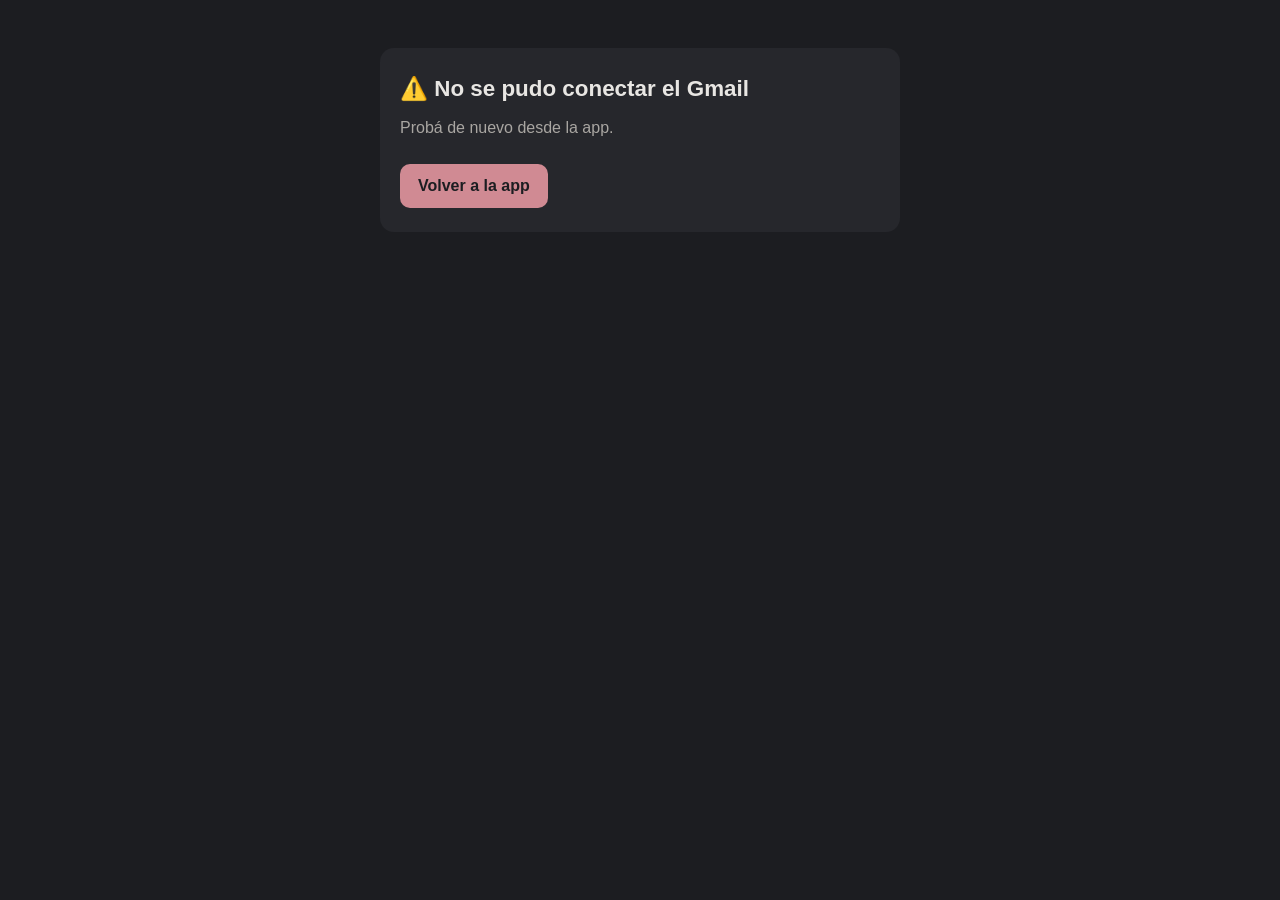
<file: gmail.html>
<!doctype html>
<html lang="es">
<head>
<meta charset="utf-8">
<meta name="viewport" content="width=device-width, initial-scale=1">
<title>Gmail · App de compras</title>
<!-- Fase 7, Paso 2 (Feli, 14/11): adonde vuelve la persona después de dar el permiso de Gmail (el servidor la manda acá) -->
<style>
  :root { --fondo:#1c1d21; --texto:#e8e6e3; --suave:#a9a6a2; --color:#d08a93; --caja:#26272c; }
  body { margin:0; background:var(--fondo); color:var(--texto); font:16px/1.5 -apple-system, BlinkMacSystemFont, "Segoe UI", Roboto, sans-serif; }
  main { max-width:520px; margin:0 auto; padding:48px 16px; }
  .caja { background:var(--caja); border-radius:14px; padding:24px 20px; }
  h1 { font-size:1.4rem; margin:0 0 10px; }
  p { margin:8px 0; color:var(--suave); }
  a.btn { display:inline-block; margin-top:16px; background:var(--color); color:#1c1d21; text-decoration:none; font-weight:600; padding:10px 18px; border-radius:10px; }
</style>
</head>
<body>
<main>
  <div class="caja">
    <h1 id="titulo"></h1>
    <p id="texto"></p>
    <a class="btn" href="./?ap=contabilidad">Volver a la app</a>
  </div>
</main>
<script>
  (function () {
    var q = new URLSearchParams(location.search), ok = q.get('r') === 'ok', m = q.get('m') || '';
    document.getElementById('titulo').textContent = ok ? '✅ Listo: el Gmail quedó conectado' : '⚠️ No se pudo conectar el Gmail';
    document.getElementById('texto').textContent = ok
      ? 'La app ya puede leer los mails de ' + m + '. Volvé a la app, a Contabilidad → 📥 Facturas, para traer la muestra.'
      : m || 'Probá de nuevo desde la app.';
  })();
</script>
</body>
</html>
</file>
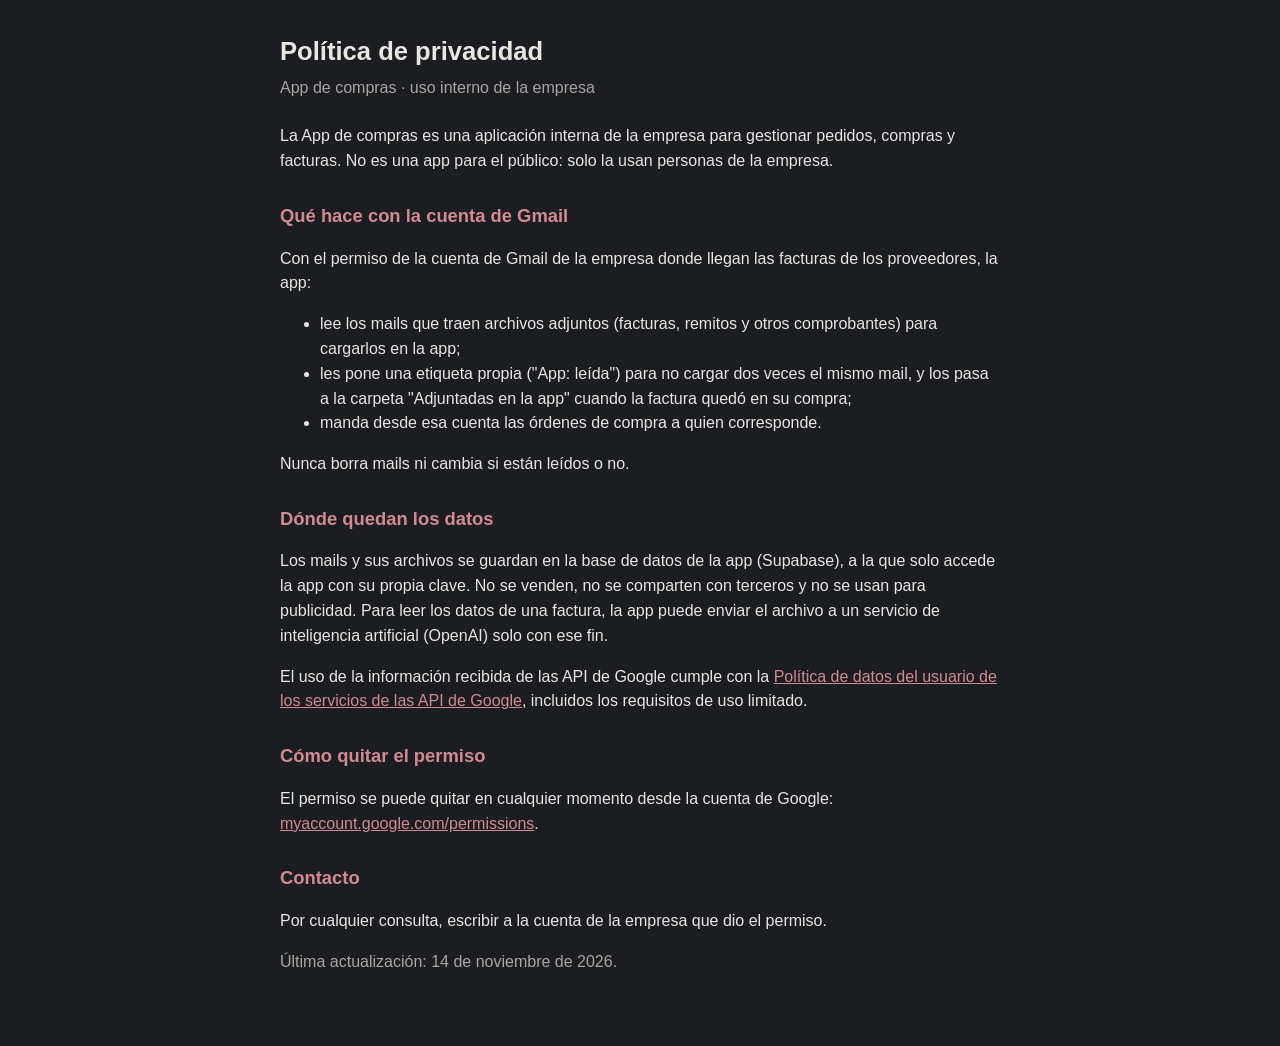
<file: privacidad.html>
<!doctype html>
<html lang="es">
<head>
<meta charset="utf-8">
<meta name="viewport" content="width=device-width, initial-scale=1">
<title>Privacidad · App de compras</title>
<style>
  :root { --fondo:#1c1d21; --texto:#e8e6e3; --suave:#a9a6a2; --color:#d08a93; }
  body { margin:0; background:var(--fondo); color:var(--texto); font:16px/1.55 -apple-system, BlinkMacSystemFont, "Segoe UI", Roboto, sans-serif; }
  main { max-width:720px; margin:0 auto; padding:32px 16px 48px; }
  h1 { font-size:1.6rem; margin:0 0 4px; }
  h2 { font-size:1.15rem; margin:28px 0 6px; color:var(--color); }
  p, li { color:var(--texto); }
  .sub { color:var(--suave); margin:0 0 24px; }
  a { color:var(--color); }
</style>
</head>
<body>
<main>
  <h1>Política de privacidad</h1>
  <p class="sub">App de compras · uso interno de la empresa</p>

  <p>La App de compras es una aplicación interna de la empresa para gestionar pedidos, compras y facturas. No es una app para el público: solo la usan personas de la empresa.</p>

  <h2>Qué hace con la cuenta de Gmail</h2>
  <p>Con el permiso de la cuenta de Gmail de la empresa donde llegan las facturas de los proveedores, la app:</p>
  <ul>
    <li>lee los mails que traen archivos adjuntos (facturas, remitos y otros comprobantes) para cargarlos en la app;</li>
    <li>les pone una etiqueta propia ("App: leída") para no cargar dos veces el mismo mail, y los pasa a la carpeta "Adjuntadas en la app" cuando la factura quedó en su compra;</li>
    <li>manda desde esa cuenta las órdenes de compra a quien corresponde.</li>
  </ul>
  <p>Nunca borra mails ni cambia si están leídos o no.</p>

  <h2>Dónde quedan los datos</h2>
  <p>Los mails y sus archivos se guardan en la base de datos de la app (Supabase), a la que solo accede la app con su propia clave. No se venden, no se comparten con terceros y no se usan para publicidad. Para leer los datos de una factura, la app puede enviar el archivo a un servicio de inteligencia artificial (OpenAI) solo con ese fin.</p>
  <p>El uso de la información recibida de las API de Google cumple con la <a href="https://developers.google.com/terms/api-services-user-data-policy">Política de datos del usuario de los servicios de las API de Google</a>, incluidos los requisitos de uso limitado.</p>

  <h2>Cómo quitar el permiso</h2>
  <p>El permiso se puede quitar en cualquier momento desde la cuenta de Google: <a href="https://myaccount.google.com/permissions">myaccount.google.com/permissions</a>.</p>

  <h2>Contacto</h2>
  <p>Por cualquier consulta, escribir a la cuenta de la empresa que dio el permiso.</p>

  <p class="sub">Última actualización: 14 de noviembre de 2026.</p>
</main>
</body>
</html>
</file>
<file: css/app.css>
/* Estilos de la app descargada (antes AppEstilos.html en Apps Script). Misma paleta que Formulario.html.
   El color de App_Config llega aparte (<style id="estiloColor">). Pensado para celulares viejos: botones de 48 px, una columna */
:root{
  --bg:#ffffff; --fg:#1d2320; --muted:#6a736e; --line:#dde2df; --soft:#f4f6f5;
  --accent:#1f5f4a; --accent-soft:#e6f0ec; --accent-fg:#ffffff;
  --danger:#b3261e; --danger-soft:#fbeceb; --warn:#8a5a00; --warn-soft:#fdf3dd;
  --band:#1f5f4a; --band-fg:#ffffff;
  /* Tablero, estilo "Trello clásico" (Feli, 2026-09-29): fondo del color de la app con rayitas, columnas grises, tarjetas más claras */
  --col:#eceef1; --tj:#ffffff; --tj-sombra:0 1px 1px rgba(0,0,0,.18); --tj-hover:#f6f7f9;
  --tj-roja:#fbd4d2; --tj-roja-hover:#f8c3c0; --tj-roja-fg:#5c1111;
  --f-body:"Figtree",system-ui,-apple-system,"Segoe UI",Roboto,sans-serif;
  --f-mono:ui-monospace,Menlo,Consolas,monospace;
  --alto-barra:56px; --alto-nav:64px;
}
@media (prefers-color-scheme:dark){:root:not([data-theme="light"]){
  --bg:#141816; --fg:#e7ecea; --muted:#9aa5a0; --line:#2e3532; --soft:#1c211f;
  --accent:#5fb393; --accent-soft:#1d2e27; --accent-fg:#0f1412;
  --danger:#f08b84; --danger-soft:#3a1f1d; --warn:#e8c070; --warn-soft:#332a17; --band:#24453a; --band-fg:#e7ecea; color-scheme:dark;
  --col:#1b1d21; --tj:#2c3036; --tj-sombra:0 1px 0 rgba(0,0,0,.5); --tj-hover:#353a41;
  --tj-roja:#7a1e25; --tj-roja-hover:#8a232b; --tj-roja-fg:#ffe9ea}}
:root[data-theme="dark"]{
  --bg:#141816; --fg:#e7ecea; --muted:#9aa5a0; --line:#2e3532; --soft:#1c211f;
  --accent:#5fb393; --accent-soft:#1d2e27; --accent-fg:#0f1412;
  --danger:#f08b84; --danger-soft:#3a1f1d; --warn:#e8c070; --warn-soft:#332a17; --band:#24453a; --band-fg:#e7ecea; color-scheme:dark;
  --col:#1b1d21; --tj:#2c3036; --tj-sombra:0 1px 0 rgba(0,0,0,.5); --tj-hover:#353a41;
  --tj-roja:#7a1e25; --tj-roja-hover:#8a232b; --tj-roja-fg:#ffe9ea}
*{box-sizing:border-box}
[hidden]{display:none!important}
body{margin:0;background:var(--bg);color:var(--fg);font-family:var(--f-body);font-size:16px;line-height:1.5}

/* ---------- Comunes ---------- */
h1{font-size:28px;font-weight:800;letter-spacing:-.02em;margin:24px 0 6px}
.lead{color:var(--muted);margin:0 0 24px}
.lista{display:flex;flex-direction:column;gap:8px;margin-bottom:24px}
.choice{display:flex;align-items:center;gap:10px;border:1.5px solid var(--line);border-radius:8px;padding:10px 14px;background:var(--bg);color:var(--fg);font:inherit;font-weight:600;text-align:left;cursor:pointer;min-height:48px;width:100%}
.choice:hover{border-color:var(--muted)}
.choice[aria-checked="true"]{border-color:var(--accent);background:var(--accent-soft)}
input{width:100%;font:inherit;color:var(--fg);background:var(--bg);border:1.5px solid var(--line);border-radius:8px;padding:11px 12px;min-height:56px}
input.codigo{font-family:var(--f-mono);font-size:28px;letter-spacing:.35em;text-align:center}
input:focus,.choice:focus-visible,button:focus-visible,a:focus-visible{outline:3px solid var(--accent-soft);border-color:var(--accent);outline-offset:0}
.btn{width:100%;background:var(--accent);color:var(--accent-fg);border:0;border-radius:8px;padding:13px 22px;font:inherit;font-weight:700;cursor:pointer;min-height:52px}
.btn[disabled]{opacity:.6;cursor:progress}
.btn2{width:100%;background:var(--bg);color:var(--fg);border:1.5px solid var(--line);border-radius:8px;padding:10px 16px;font:inherit;font-weight:600;cursor:pointer;min-height:48px}
.btn2[disabled]{opacity:.6;cursor:default}
.linkbtn{background:none;border:0;color:var(--muted);font:inherit;font-size:15px;cursor:pointer;text-decoration:underline;padding:12px 4px;min-height:48px}
.pila{display:flex;flex-direction:column;gap:12px}
.estado{border-radius:10px;padding:12px 14px;font-weight:600;font-size:15px;margin:0}
.estado.run{background:var(--accent-soft);color:var(--accent)}
.estado.bad{background:var(--danger-soft);color:var(--danger)}
.estado.warn{background:var(--warn-soft);color:var(--warn)}
.tag{display:inline-flex;font-size:13px;font-weight:600;border-radius:999px;padding:3px 10px;background:var(--accent-soft);color:var(--accent)}
.caja{border:1.5px solid var(--line);border-radius:12px;padding:16px;margin:20px 0}
.caja h2{font-size:15px;text-transform:uppercase;letter-spacing:.06em;color:var(--muted);margin:0 0 10px}
dl{margin:0;display:grid;grid-template-columns:auto 1fr;gap:6px 12px;font-size:14px}
dt{color:var(--muted)}
dd{margin:0;overflow-wrap:anywhere;font-family:var(--f-mono);font-size:13px}

/* ---------- Login ---------- */
.band{height:72px;background:var(--band)}
.wrap{max-width:480px;margin:0 auto;padding:0 16px 64px}

/* ---------- App: barra de arriba, contenido y navegación ---------- */
.barra{position:sticky;top:0;z-index:10;height:var(--alto-barra);display:flex;align-items:center;gap:4px;padding:0 8px;background:var(--band);color:var(--band-fg);
  box-shadow:0 1px 6px rgba(0,0,0,.35)}
.barra h1{flex:1;min-width:0;margin:0 0 0 8px;font-size:19px;white-space:nowrap;overflow:hidden;text-overflow:ellipsis}
.barra button{background:none;border:0;color:inherit;font:inherit;cursor:pointer;min-height:48px;min-width:48px;border-radius:8px;display:inline-flex;align-items:center;justify-content:center;gap:8px;padding:0 10px}
.barra button:hover{background:rgba(255,255,255,.1)}
.barra .yo{font-weight:600;font-size:15px}
/* Apartados (Fase extra): "Compras | Transferencias" en la barra */
.apartados{display:flex;gap:2px;background:rgba(0,0,0,.18);border-radius:10px;padding:3px;flex:none}
.apartados a{color:inherit;text-decoration:none;font-weight:600;font-size:14px;padding:7px 10px;border-radius:8px;opacity:.75;white-space:nowrap}
.apartados a:hover{opacity:1}
.apartados a[aria-current="page"]{background:rgba(255,255,255,.2);opacity:1}
@media (max-width:420px){.apartados a{padding:7px 7px;font-size:13px}}
@media (max-width:520px){.barra .apartados:not([hidden]) ~ #b-cuenta .yo{display:none}}   /* con los apartados no entra el nombre: queda la inicial */
.inicial{width:32px;height:32px;border-radius:50%;background:rgba(255,255,255,.18);display:grid;place-items:center;font-weight:800;font-size:14px}
.contenido{max-width:960px;margin:0 auto;padding:16px 16px calc(var(--alto-nav) + 32px + env(safe-area-inset-bottom))}
.contenido h2.titulo{font-size:24px;font-weight:800;margin:8px 0 4px}
.vacio{border:1.5px dashed var(--line);border-radius:12px;padding:28px 20px;text-align:center;color:var(--muted);margin-top:16px}
.vacio b{display:block;color:var(--fg);font-size:17px;margin-bottom:4px}

.tabs{position:fixed;left:0;right:0;bottom:0;z-index:10;display:flex;background:var(--bg);border-top:1.5px solid var(--line);padding-bottom:env(safe-area-inset-bottom)}
.tabs .tab{flex:1;min-width:0;display:flex;flex-direction:column;align-items:center;justify-content:center;gap:2px;height:var(--alto-nav);background:none;border:0;color:var(--muted);font:inherit;font-size:12px;font-weight:600;cursor:pointer;text-decoration:none}
.tabs .tab svg{width:24px;height:24px}
.tabs .tab[aria-current="page"]{color:var(--accent)}
.tabs .tab[aria-current="page"] svg{stroke-width:2.4}
@media (min-width:720px){
  .tabs{position:sticky;top:var(--alto-barra);bottom:auto;justify-content:center;gap:4px;border-top:0;border-bottom:1.5px solid var(--line);padding:0 8px}
  .tabs .tab{flex:0 0 auto;flex-direction:row;gap:8px;height:48px;padding:0 16px;font-size:15px;border-bottom:3px solid transparent}
  .tabs .tab[aria-current="page"]{border-bottom-color:var(--accent)}
  .contenido{padding-bottom:48px}
}

/* Aviso flotante (errores del servidor, "sin conexión") */
.toast{position:fixed;left:16px;right:16px;bottom:calc(var(--alto-nav) + 12px + env(safe-area-inset-bottom));z-index:55;max-width:480px;margin:0 auto;border-radius:10px;padding:12px 14px;font-weight:600;font-size:15px;background:var(--fg);color:var(--bg);box-shadow:0 8px 24px rgba(0,0,0,.2)}
.toast.bad{background:var(--danger);color:#fff}
@media (min-width:720px){.toast{bottom:24px}}
@media (prefers-reduced-motion:reduce){*{transition:none!important}}

/* Poca señal / cambios esperando: debajo de la barra. Color tranquilo, no de alarma */
.sinred{position:sticky;top:var(--alto-barra);z-index:9;background:var(--accent-soft);color:var(--fg);font-weight:600;font-size:14px;padding:8px 16px;text-align:center}
@media (min-width:720px){.sinred{top:calc(var(--alto-barra) + 48px)}}


/* ============================================================
   TABLERO (Paso 3): herramientas, columnas que se deslizan, tarjetas
   ============================================================ */
body[data-pantalla="tablero"] .contenido,body[data-pantalla="tareas"] .contenido,body[data-pantalla="servicios"] .contenido{max-width:none;padding:0}
.pantalla-tablero{display:flex;flex-direction:column;height:calc(100dvh / var(--z,1) - var(--alto-barra) - var(--alto-nav) - env(safe-area-inset-bottom) - var(--alto-aviso,0px))}
@media (min-width:720px){.pantalla-tablero{height:calc(100dvh / var(--z,1) - var(--alto-barra) - 48px - var(--alto-aviso,0px))}}
.herramientas{padding:10px 12px 8px;display:flex;flex-direction:column;gap:8px;border-bottom:1.5px solid var(--line);background:var(--bg)}
.secciones{display:flex;gap:6px;overflow-x:auto;scrollbar-width:none}
.secciones::-webkit-scrollbar{display:none}
.secciones button{flex:none;border:1.5px solid var(--line);background:var(--bg);color:var(--fg);border-radius:999px;padding:5px 14px;font:inherit;font-size:14px;font-weight:600;min-height:36px;cursor:pointer}
.secciones button[aria-current="true"]{background:var(--accent);border-color:var(--accent);color:var(--accent-fg)}
.filtros{display:flex;gap:8px;align-items:center;flex-wrap:wrap}
.seg{display:inline-flex;border:1.5px solid var(--line);border-radius:10px;overflow:hidden;flex:none}
.seg button{border:0;background:var(--bg);color:var(--muted);font:inherit;font-size:14px;font-weight:600;padding:5px 12px;min-height:36px;cursor:pointer}
.seg button[aria-pressed="true"]{background:var(--accent-soft);color:var(--accent)}
.filtro{display:inline-flex;align-items:center;gap:6px;font-size:13px;font-weight:600;color:var(--muted)}
/* "⏳ Para aprobar" (Feli, 19/10): solo quien aprueba las compras */
.filtro-aprobar{flex:none;border:1.5px solid var(--line);background:var(--bg);color:var(--muted);border-radius:10px;font:inherit;font-size:14px;font-weight:600;padding:5px 12px;min-height:36px;cursor:pointer}
.filtro-aprobar[aria-pressed="true"]{background:var(--accent);border-color:var(--accent);color:var(--accent-fg)}
.filtros select{font:inherit;font-size:14px;color:var(--fg);background:var(--bg);border:1.5px solid var(--line);border-radius:10px;padding:5px 8px;min-height:36px;max-width:40vw}
.refrescar{margin-left:auto;border:0;background:none;color:var(--muted);font:inherit;font-size:13px;min-height:44px;min-width:44px;cursor:pointer;padding:0 6px;white-space:nowrap;touch-action:manipulation}
.refrescar .ic{display:inline-block}
.refrescar.girando .ic{animation:girar 1s linear infinite}
@keyframes girar{to{transform:rotate(360deg)}}
.tablero{flex:1;min-height:0;display:flex;align-items:flex-start;gap:10px;overflow-x:auto;padding:10px 12px 12px;scroll-snap-type:x mandatory;scroll-padding:0 12px;overscroll-behavior-x:contain;
  background:var(--tablero,var(--band))}
.col{flex:0 0 84vw;max-width:340px;max-height:100%;scroll-snap-align:start;display:flex;flex-direction:column;background:var(--col);border-radius:12px;min-height:0;box-shadow:0 1px 2px rgba(0,0,0,.2)}
@media (min-width:720px){.tablero{scroll-snap-type:none}.col{flex-basis:272px}}
.col-h{padding:10px 12px 6px;flex:none}
.col-h .sec{display:block;font-size:11px;font-weight:700;letter-spacing:.06em;text-transform:uppercase;color:var(--accent);min-height:14px}
.col-h b{font-size:16px}
.col-h .n{color:var(--muted);font-weight:600;margin-left:6px;font-size:14px}
.lista{flex:1;min-height:60px;overflow-y:auto;padding:4px 8px 12px;display:flex;flex-direction:column;gap:8px}
.col .vacia{color:var(--muted);font-size:14px;text-align:center;padding:14px 4px}
.tarjeta{flex:none;background:var(--tj);border:0;border-radius:10px;padding:10px 12px;cursor:pointer;
  -webkit-user-select:none;user-select:none;-webkit-touch-callout:none;box-shadow:var(--tj-sombra)}
.tarjeta:hover{background:var(--tj-hover)}
/* Urgencia: solo el globito de color, sin franjas (Feli, 2026-10-04) */
.tarjeta .sobre.fuera-padron{color:#e8b25a}
.tarjeta .t{font-weight:600;font-size:15px;line-height:1.35;display:-webkit-box;-webkit-line-clamp:3;-webkit-box-orient:vertical;overflow:hidden;overflow-wrap:anywhere}
.tarjeta .pie{display:flex;align-items:center;gap:6px;margin-top:8px;font-size:13px;color:var(--muted);min-height:24px}
.tarjeta .pie .sitio{flex:1;min-width:0;white-space:nowrap;overflow:hidden;text-overflow:ellipsis}
.tarjeta .entrega{flex:none;font-size:12px;font-weight:600;color:var(--fg);background:var(--col);border-radius:999px;padding:1px 8px}
.resp{flex:none;width:24px;height:24px;border-radius:50%;background:var(--accent);color:var(--accent-fg);display:inline-grid;place-items:center;font-size:12px;font-weight:800}
.hueco{flex:none;border:2px dashed var(--muted);border-radius:10px;background:rgba(127,127,127,.12)}
.arrastrando{position:fixed;z-index:60;margin:0;pointer-events:none;transform:rotate(2deg);box-shadow:0 14px 34px rgba(0,0,0,.28);opacity:.96}
body.con-arrastre,body.con-arrastre *{cursor:grabbing!important}

/* ---------- Tarjeta abierta (como en Trello) y diálogos ---------- */
body.modal-abierto{overflow:hidden}
.modal{position:fixed;inset:0;z-index:40;background:rgba(0,0,0,.55);display:flex;align-items:flex-start;justify-content:center;overflow-y:auto;
  padding:calc(12px + env(safe-area-inset-top)) 8px calc(24px + env(safe-area-inset-bottom));overscroll-behavior:contain}
.modal.encima{z-index:45}
.panel{background:var(--bg);color:var(--fg);border-radius:14px;width:100%;max-width:980px;box-shadow:0 20px 50px rgba(0,0,0,.35)}
.panel.chico{max-width:440px;margin-top:12vh;padding:18px 18px 16px}
.panel-h{display:flex;align-items:center;gap:8px;padding:12px 10px 0 16px}
.icono{border:0;background:none;color:var(--muted);font:inherit;font-size:22px;line-height:1;min-width:44px;min-height:44px;border-radius:10px;cursor:pointer}
.icono:hover{background:var(--soft)}
.panel-h .icono{margin-left:auto}
.col-chip{border:0;background:var(--soft);color:var(--fg);font:inherit;font-weight:700;font-size:14px;border-radius:8px;padding:6px 10px;min-height:36px;cursor:pointer}
.col-chip[disabled]{cursor:default}
.panel-c{display:grid;grid-template-columns:minmax(0,1fr)}
@media (min-width:860px){.panel-c{grid-template-columns:minmax(0,1.6fr) minmax(0,1fr)}.panel-c .lado{border-left:1.5px solid var(--line)}}
.panel .izq,.panel .lado{padding:8px 16px 20px}
.panel h2.tit{font-size:23px;font-weight:800;margin:4px 0 14px;line-height:1.25;overflow-wrap:anywhere}
.datos{display:flex;flex-wrap:wrap;gap:12px 22px;margin-bottom:6px}
.dato{min-width:0}
.dato small{display:block;font-size:12px;font-weight:700;color:var(--muted);letter-spacing:.03em;margin-bottom:3px}
.dato .v{display:flex;align-items:center;gap:6px;font-weight:600;min-height:32px}
.boton-dato{border:1.5px solid var(--line);background:var(--bg);color:var(--fg);font:inherit;font-weight:600;border-radius:8px;padding:4px 10px;min-height:36px;cursor:pointer;display:inline-flex;align-items:center;gap:6px}
.boton-dato:hover{border-color:var(--muted)}
.boton-dato[aria-pressed="true"]{border-color:var(--accent);background:var(--accent-soft);color:var(--accent)}
.etiquetas{display:flex;flex-wrap:wrap;gap:6px;margin:10px 0 0}
.etiqueta{font-size:13px;font-weight:700;border-radius:6px;padding:3px 10px;background:var(--soft);color:var(--fg)}
.bloque h3{font-size:15px;margin:20px 0 8px}
.bloque p.texto{margin:0;white-space:pre-wrap;overflow-wrap:anywhere}
.producto{border:1.5px solid var(--line);border-radius:10px;padding:10px 12px;margin-bottom:8px;display:flex;gap:10px;align-items:flex-start}
.prod-c{flex:1;min-width:0}
.tilde{flex:none;width:30px;height:30px;margin-top:-2px;border:2px solid var(--muted);border-radius:8px;background:none;color:transparent;font:inherit;font-weight:800;font-size:17px;line-height:1;cursor:pointer;display:grid;place-items:center;padding:0}
.tilde[aria-pressed="true"]{background:var(--accent);border-color:var(--accent);color:var(--accent-fg)}
.producto.tildado .prod-c b{text-decoration:line-through;opacity:.7}
.producto .comprado{font-size:12px;font-weight:700;color:var(--accent);margin-left:6px}
.producto .prov{color:var(--fg)}
.producto .espera{font-size:12px;color:var(--muted);margin-left:6px}
.editar-prod{flex:none;border:0;background:var(--soft);color:var(--fg);border-radius:8px;min-width:36px;min-height:36px;cursor:pointer;font-size:15px}
.editar-prod:hover{background:var(--line)}
.producto b{font-weight:700}
.producto .sub{color:var(--muted);font-size:14px;margin-top:2px;overflow-wrap:anywhere}
.producto .fuera{font-size:12px;font-weight:700;color:var(--warn);background:var(--warn-soft);border-radius:999px;padding:1px 8px;margin-left:6px}
.fotos{display:flex;flex-wrap:wrap;gap:6px;margin-top:8px}
.fotos a{display:block;width:72px;height:72px;border-radius:8px;overflow:hidden;border:1px solid var(--line);background:var(--soft)}
.fotos img{width:100%;height:100%;object-fit:cover;display:block}
.nota{color:var(--muted);font-size:14px}
.peligro{color:var(--danger);background:none;border:0;font:inherit;font-weight:600;text-decoration:underline;cursor:pointer;min-height:44px;padding:0;margin-top:22px}
.panel.chico h2{font-size:20px;margin:0 0 8px}
.panel.chico p{margin:0 0 12px;color:var(--muted)}
.panel.chico .cuerpo{display:flex;flex-direction:column;gap:10px;margin-bottom:14px}
.panel.chico .cuerpo label{font-weight:700;font-size:14px}
.panel.chico textarea{width:100%;min-height:90px;font:inherit;color:var(--fg);background:var(--bg);border:1.5px solid var(--line);border-radius:8px;padding:10px}
.panel.chico input[type=date]{width:100%;font:inherit;color:var(--fg);background:var(--bg);border:1.5px solid var(--line);border-radius:8px;padding:10px 12px;min-height:48px}
.botones{display:flex;flex-direction:column;gap:8px}
.btn.peligro-btn{background:var(--danger);color:#fff}
.opciones{display:flex;flex-direction:column;gap:6px;max-height:55vh;overflow-y:auto}
.opciones h4{margin:10px 0 2px;font-size:12px;text-transform:uppercase;letter-spacing:.06em;color:var(--accent)}
.opciones .choice[aria-current="true"]{border-color:var(--accent)}
.aviso-accion{display:flex;align-items:center;gap:12px}
.aviso-accion button{margin-left:auto;background:none;border:0;color:inherit;font:inherit;font-weight:800;text-decoration:underline;cursor:pointer;min-height:36px}

/* Foto en grande (visor), adentro de la app */
.visor{position:fixed;inset:0;z-index:50;background:rgba(0,0,0,.92);display:flex;align-items:center;justify-content:center;
  padding:calc(56px + env(safe-area-inset-top)) 8px calc(16px + env(safe-area-inset-bottom))}
.visor img{max-width:100%;max-height:100%;object-fit:contain;border-radius:6px}
.visor-cerrar{position:absolute;top:calc(8px + env(safe-area-inset-top));right:8px;color:#fff;font-size:30px}
.visor-cerrar:hover{background:rgba(255,255,255,.12)}
.visor-carga{position:absolute;color:#ddd;font-weight:600}

/* Sin zoom con los dedos (pedido de Feli): el zoom de pellizco y el de doble toque */
html,body{touch-action:pan-x pan-y}

/* Cambios que no se aplicaron */
.na-lista{list-style:none;margin:0 0 14px;padding:0;display:flex;flex-direction:column;gap:10px;max-height:50vh;overflow-y:auto}
.na-lista li{border-left:3px solid var(--danger);padding:4px 0 4px 10px;font-size:15px}
.na-lista li span{color:var(--muted)}
.na-lista li small{display:block;color:var(--muted);font-size:12px;margin-top:2px}

/* Comentarios y actividad de la tarjeta (Paso 4) */
.act-h{display:flex;align-items:center;justify-content:space-between;gap:8px;margin:20px 0 10px}
.act-h h3{margin:0;font-size:15px}
.act-h .act-bs{display:flex;gap:6px;flex-wrap:wrap;justify-content:flex-end}
/* Notas de la tarjeta (Feli, 19/10) */
#tj-notas{display:block;width:100%;box-sizing:border-box;min-height:70px;resize:none;overflow:hidden;font:inherit;font-size:14px;line-height:1.45;padding:8px 10px;border:1.5px solid var(--line);border-radius:10px;background:var(--bg);color:var(--fg)}   /* crece con el texto: se ve entero (Feli, 19/10) */
#tj-notas:focus{outline:none;border-color:var(--accent)}
.notas-quien{color:var(--muted);font-size:12px;font-weight:400;text-align:right}
.notas-ver{min-height:70px;box-sizing:border-box;font-size:14px;line-height:1.45;padding:8px 10px;border:1.5px solid var(--line);border-radius:10px;background:var(--bg);color:var(--fg);white-space:pre-wrap;overflow-wrap:anywhere;cursor:text}
.notas-ver:hover{border-color:var(--muted)}
.notas-ver .notas-vacio{color:var(--muted)}
.notas-ver hr{border:0;border-top:1.5px solid var(--muted);opacity:.45;margin:8px 0}
.btn-chico{flex:none;border:0;background:var(--soft);color:var(--fg);font:inherit;font-size:14px;font-weight:600;border-radius:8px;padding:6px 12px;min-height:36px;cursor:pointer}
.btn-chico:hover{background:var(--line)}
.comentar textarea{display:block;width:100%;min-height:48px;resize:none;font:inherit;color:var(--fg);background:var(--tj);border:1.5px solid var(--line);border-radius:10px;padding:11px 12px}
.comentar textarea:focus{outline:3px solid var(--accent-soft);border-color:var(--accent)}
.comentar-b{display:flex;align-items:center;gap:10px;margin-top:8px}
.comentar-b .btn{width:auto;flex:none;min-height:40px;padding:8px 18px}
.comentar-b .nota{font-size:13px;line-height:1.3}
.menciones{display:flex;align-items:center;gap:6px;overflow-x:auto;scrollbar-width:none;margin-bottom:8px}
.menciones::-webkit-scrollbar{display:none}
.menciones .nota{flex:none;font-size:13px}
.mencion-op{flex:none;border:1.5px solid var(--accent);background:var(--accent-soft);color:var(--accent);font:inherit;font-size:14px;font-weight:700;border-radius:999px;padding:4px 12px;min-height:36px;cursor:pointer}
#tj-actividad{margin-top:16px}
.act{display:flex;gap:10px;align-items:flex-start;margin-bottom:14px}
.act .av{flex:none;width:30px;height:30px;border-radius:50%;background:var(--accent);color:var(--accent-fg);display:grid;place-items:center;font-size:13px;font-weight:800}
.act-c{flex:1;min-width:0}
.act .quien{font-size:14px;margin-bottom:4px}
.act small{color:var(--muted);font-size:12px;font-weight:400}
.burbuja{background:var(--tj);border-radius:10px;padding:8px 12px;white-space:pre-wrap;overflow-wrap:anywhere;box-shadow:var(--tj-sombra)}
.act.espera .burbuja{opacity:.65}
.act.ev{font-size:14px;color:var(--muted);align-items:center}
.act.ev .av{background:var(--soft);color:var(--muted)}
.act.ev b{color:var(--fg)}
.mencion{color:var(--accent);font-weight:700}

/* Editar un producto o el pedido (Paso 4, parte 2) */
.panel.chico .cuerpo input[type=text],.panel.chico .cuerpo input[type=tel],.panel.chico .cuerpo select{width:100%;font:inherit;color:var(--fg);background:var(--bg);border:1.5px solid var(--line);border-radius:8px;padding:10px 12px;min-height:48px}
.panel.chico .cuerpo .fila2{display:grid;grid-template-columns:1fr 110px;gap:10px}
.panel.chico .cuerpo .campo{display:flex;flex-direction:column;gap:6px}
.panel.chico .cuerpo .nota{margin:0;font-size:13px}
.sugerencias{display:flex;flex-direction:column;gap:4px;max-height:210px;overflow-y:auto}
.sugerencias button{border:1.5px solid var(--line);background:var(--soft);color:var(--fg);font:inherit;font-weight:600;text-align:left;border-radius:8px;padding:6px 10px;min-height:40px;cursor:pointer}
.sugerencias button small{display:block;font-weight:400;color:var(--muted);font-size:12px}
.elegido{display:flex;align-items:center;gap:8px;border:1.5px solid var(--accent);background:var(--accent-soft);border-radius:8px;padding:6px 6px 6px 12px;font-weight:700}
.elegido span{flex:1;min-width:0}
.elegido button{border:0;background:none;color:var(--fg);font-size:20px;min-width:36px;min-height:36px;cursor:pointer}
.caja-nuevo{border:1.5px dashed var(--line);border-radius:10px;padding:10px;display:flex;flex-direction:column;gap:8px}
.urgencias-el{display:flex;flex-wrap:wrap;gap:6px}
.urgencias-el button{border:1.5px solid var(--line);background:var(--bg);color:var(--fg);font:inherit;font-weight:600;border-radius:999px;padding:6px 12px;min-height:40px;cursor:pointer}
.urgencias-el button[aria-pressed="true"]{border-color:var(--accent);background:var(--accent-soft);color:var(--accent)}

/* Pedidos de cambio (Paso 4, parte 3) */
.producto.propuesto{opacity:.6;border-style:dashed}
.producto.quitado{opacity:.5}
.producto.quitado .prod-c b{text-decoration:line-through}
.producto .cambio{font-size:13px;font-weight:700;color:var(--warn);margin-top:4px}
.producto.quitado .cambio{color:var(--muted)}
.cambio-b{display:flex;flex-wrap:wrap;gap:6px;margin-top:8px}
.btn-chico.si{background:var(--accent);color:var(--accent-fg)}
.tilde[disabled]{opacity:.35;cursor:default}
.tarjeta .aprobar{flex:none;font-size:12px;font-weight:700;color:var(--fg);background:var(--warn-soft);border-radius:999px;padding:1px 8px}
.chip-filtro{border:1.5px solid var(--line);background:var(--bg);color:var(--muted);font:inherit;font-size:14px;font-weight:600;border-radius:10px;padding:5px 12px;min-height:36px;cursor:pointer}
.chip-filtro[aria-pressed="true"]{background:var(--accent-soft);color:var(--accent);border-color:var(--accent)}

/* Adjuntos de la tarjeta (Paso 4, parte 4) */
.adjuntos{display:flex;flex-wrap:wrap;gap:8px}
.adj{position:relative;width:96px;height:96px;border-radius:10px;overflow:hidden;border:1px solid var(--line);background:var(--soft);cursor:pointer;display:flex;flex-direction:column;align-items:center;justify-content:center;gap:4px;color:var(--fg);font-size:12px;text-align:center}
.adj img{width:100%;height:100%;object-fit:cover;display:block}
.adj .pdf{font-size:30px;line-height:1}
.adj .n{max-width:100%;padding:0 6px;overflow:hidden;text-overflow:ellipsis;white-space:nowrap}
.adj .x{position:absolute;top:3px;right:3px;width:28px;height:28px;border-radius:50%;border:0;background:rgba(0,0,0,.65);color:#fff;font-size:17px;line-height:1;cursor:pointer}
.adj .esp{position:absolute;left:3px;bottom:3px;background:rgba(0,0,0,.65);color:#fff;border-radius:6px;padding:1px 6px;font-size:11px}
.adj.espera img{opacity:.7}

/* Productos agrupados por rubro adentro del pedido (Fase 3; antes, las mini tarjetas del Paso 4-bis) */
.parte{border:1.5px solid var(--line);border-radius:12px;padding:10px 10px 4px;margin-bottom:12px;background:var(--soft)}
.parte.cancelada{opacity:.55}
.parte-h{display:flex;align-items:center;gap:8px;flex-wrap:wrap;margin-bottom:8px}
.parte-h b{font-size:15px}
.parte-h .abrir{margin-left:auto}
.parte > .sub{color:var(--muted);font-size:13px;margin:-4px 0 8px}
.col-chip.chico{font-size:13px;padding:3px 8px;min-height:30px}
.parte .producto{background:var(--bg)}
.panel.chico select{width:100%;font:inherit;color:var(--fg);background:var(--bg);border:1.5px solid var(--line);border-radius:8px;padding:10px 12px;min-height:48px}
/* Procesando (Fase 3): plegada, arriba del tablero */
.procesando{flex:none;border-bottom:1.5px solid var(--line);background:var(--bg);padding:6px 12px}
.procesando .proc-h{display:flex;align-items:center;gap:8px;width:100%;border:0;background:none;color:var(--fg);font:inherit;font-weight:700;font-size:15px;padding:6px 0;cursor:pointer;min-height:40px;text-align:left}
.procesando .proc-h .n{color:var(--muted);font-weight:600}
.procesando .proc-l{max-height:34vh;overflow-y:auto;display:flex;flex-direction:column;gap:6px;padding-bottom:6px}
.procesando .proc-i{display:block;width:100%;text-align:left;border:1.5px solid var(--line);border-radius:10px;background:var(--soft);color:var(--fg);font:inherit;padding:8px 10px;cursor:pointer}
.procesando .proc-i b{font-size:14px}
.procesando .proc-i small{display:block;color:var(--muted);font-size:13px;margin-top:2px}
/* Stand by (Paso 2-ter): la misma franja que Procesando, abajo del tablero */
.procesando.standby{border-bottom:0;border-top:1.5px solid var(--line)}
.tarjeta .sb-aviso{margin-top:6px;font-size:13px;font-weight:600;color:var(--warn,#e0a040)}
/* Ordenar cada columna y "Mandar a Por cotizar" (Paso 2-bis) */
.col-h .col-orden{float:right;border:0;background:none;color:var(--muted);font:inherit;font-size:12.5px;cursor:pointer;padding:2px 4px;border-radius:6px;min-height:28px}
.col-h .col-orden:hover{color:var(--fg);background:var(--soft)}
.col-h .tanda-cot{display:block;margin-top:8px;width:100%}
/* Notificaciones (Paso 2-ter) */
.barra .b-notif{position:relative;font-size:19px;padding:0 8px}
.barra .b-notif .badge{position:absolute;top:6px;right:2px;min-width:18px;height:18px;border-radius:9px;background:#d9534f;color:#fff;font-size:11px;font-weight:700;line-height:18px;padding:0 5px;text-align:center}
.notif-h{display:flex;justify-content:flex-end;margin-bottom:6px}
.notif-l{display:flex;flex-direction:column;gap:6px;max-height:60vh;overflow-y:auto}
.notif-i{display:block;width:100%;text-align:left;border:1.5px solid var(--accent);border-radius:10px;background:var(--soft);color:var(--fg);font:inherit;padding:9px 11px;cursor:pointer}
.notif-i.leida{border-color:var(--line);opacity:.7}
.notif-i .txt{display:block;font-size:14.5px}
.notif-i small{display:block;color:var(--muted);font-size:12.5px;margin-top:3px}
#sv-nuevo{text-decoration:none;display:inline-flex;align-items:center}
/* Enlaces de ida y vuelta entre un pedido y sus tarjetas de trabajo */
.enlaces{display:flex;flex-direction:column;gap:6px;margin:4px 0 12px}
.enlaces small{color:var(--muted);font-size:13px}
.enlaces .ir{display:flex;align-items:center;gap:8px;text-align:left;border:1.5px solid var(--line);border-radius:10px;background:var(--soft);color:var(--fg);font:inherit;font-size:14px;padding:8px 10px;min-height:44px;cursor:pointer}
.enlaces .ir span{flex:1}
.producto .en-tarjeta{border:0;background:none;color:var(--accent);font:inherit;font-size:13px;padding:2px 0;cursor:pointer;text-align:left}
.tarjeta .sobre{font-size:12px;font-weight:600;color:var(--muted);margin-bottom:3px}
.sub-choice{margin-left:18px;width:calc(100% - 18px)}
.choice .marca{font-size:18px;line-height:1}

/* Tablero de tareas (Paso 4-ter) */
.agregar-tarea{flex:none;border:0;background:none;color:var(--muted);font:inherit;font-weight:600;text-align:left;padding:8px 6px;border-radius:8px;cursor:pointer;min-height:40px}
.agregar-tarea:hover{background:var(--tj-hover);color:var(--fg)}
.nueva-tarea textarea{width:100%;font:inherit;color:var(--fg);background:var(--tj);border:1.5px solid var(--accent);border-radius:10px;padding:8px 10px;resize:none}
.nueva-tarea .comentar-b .btn{min-height:36px;padding:6px 14px}
.checklist{margin-bottom:14px}
.checklist .act-h{margin:6px 0 6px}
.checklist h3 small{font-weight:600}
.progreso{height:6px;border-radius:999px;background:var(--line);overflow:hidden;margin-bottom:8px}
.progreso span{display:block;height:100%;background:var(--accent)}
.item{display:flex;align-items:center;gap:10px;padding:4px 0}
.item .txt{flex:1;min-width:0;overflow-wrap:anywhere;cursor:pointer}
.item.hecho .txt{text-decoration:line-through;color:var(--muted)}
.x-item{font-size:18px;min-width:36px;min-height:36px}
.nuevo-item{display:flex;gap:8px;align-items:center;margin-top:6px}
.nuevo-item input{min-height:40px;padding:8px 10px}
.rec{display:flex;align-items:flex-start;gap:8px;border:1.5px solid var(--line);border-radius:10px;padding:8px 10px;margin-bottom:6px}
.rec .rec-c{flex:1;min-width:0;font-size:14px;overflow-wrap:anywhere}
.rec.pasado{opacity:.6}
.panel.chico input[type=time]{width:100%;font:inherit;color:var(--fg);background:var(--bg);border:1.5px solid var(--line);border-radius:8px;padding:10px 12px;min-height:48px}

/* ---------- Buscar (Paso 5) ---------- */
.buscar-caja{display:flex;gap:8px;margin-bottom:10px}
.buscar-caja input{flex:1;min-width:0;font:inherit;font-size:16px;color:var(--fg);background:var(--bg);border:1.5px solid var(--line);border-radius:10px;padding:10px 12px;min-height:48px}
.buscar-caja .btn{width:auto;flex:none}
.bu-filtros{margin-bottom:6px}
.bu-estado{margin:10px 0 8px;min-height:1.3em}
.bu-resultados{display:flex;flex-direction:column;gap:8px}
.tarjeta.resultado{width:100%;text-align:left;font:inherit;color:var(--fg)}
.tarjeta.resultado.terminado{opacity:.8}
.tarjeta .bu-col{flex:none;font-size:12px;font-weight:600;color:var(--fg);background:var(--col);border-radius:999px;padding:1px 8px;white-space:nowrap}
.tarjeta .bu-col.fin{color:var(--muted);text-decoration:none;border:1px dashed var(--line);background:transparent}
.tarjeta .bu-fecha{flex:none;font-size:12px}
.bu-mas{margin-top:12px}
.tj-reabrir{width:auto;margin:4px 0 12px}

/* ---------- Admin (Paso 6) ---------- */
.ad-menu{display:grid;grid-template-columns:repeat(auto-fill,minmax(260px,1fr));gap:12px;margin-top:8px}
.ad-op{display:grid;grid-template-columns:44px 1fr;grid-template-rows:auto auto;column-gap:12px;row-gap:2px;align-items:center;text-align:left;
  background:var(--tj);color:var(--fg);border:1.5px solid var(--line);border-radius:14px;padding:16px;font:inherit;cursor:pointer;box-shadow:var(--tj-sombra)}
.ad-op:hover{background:var(--tj-hover)}
.ad-op .ic{grid-row:1 / span 2;font-size:28px;text-align:center}
.ad-op b{font-size:16px}
.ad-op small{color:var(--muted);font-size:13px;line-height:1.35}
.ad-barra{display:flex;gap:8px;align-items:center;margin-bottom:10px}
.ad-barra input{flex:1;min-width:0;min-height:48px;font-size:16px}
.ad-barra .btn{width:auto;flex:none}
.ad-barra .ad-nuevo:only-child{margin-left:auto}
.ad-filtros{margin-bottom:6px}
.ad-estado{margin:8px 0;min-height:1.3em}
.ad-lista{display:flex;flex-direction:column;gap:8px}
.ad-item{background:var(--tj);color:var(--fg);border:0;border-radius:12px;box-shadow:var(--tj-sombra);font:inherit;text-align:left;width:100%}
.ad-item.baja{opacity:.65}
.ad-item > summary{list-style:none;display:flex;align-items:center;gap:10px;padding:12px 14px;cursor:pointer;min-height:56px}
.ad-item > summary::-webkit-details-marker{display:none}
.ad-item > summary .inicial{flex:none;background:var(--accent-soft);color:var(--accent)}
.ad-nom{flex:1;min-width:0;display:flex;flex-direction:column;gap:2px}
.ad-nom b{overflow-wrap:anywhere}
.ad-nom small{color:var(--muted);font-size:13px}
.tag.admin{background:var(--warn-soft);color:var(--warn)}
.ad-cuerpo{padding:0 14px 14px;border-top:1px solid var(--line)}
.ad-cuerpo h3{font-size:13px;text-transform:uppercase;letter-spacing:.05em;color:var(--muted);margin:14px 0 6px}
.ad-datos{display:grid;grid-template-columns:auto 1fr;gap:4px 12px;margin:12px 0 0;font-size:14px}
.ad-datos dt{color:var(--muted)}
.ad-datos dd{margin:0;overflow-wrap:anywhere}
.ad-disp{list-style:none;margin:0;padding:0;display:flex;flex-direction:column;gap:6px}
.ad-disp li{display:flex;align-items:center;gap:8px;background:var(--soft);border-radius:10px;padding:8px 10px}
.ad-disp li > span{flex:1;min-width:0;display:flex;flex-direction:column}
.ad-disp small{color:var(--muted);font-size:12px}
.ad-acciones{display:flex;flex-wrap:wrap;gap:8px;margin-top:14px}
.ad-acciones .btn2{width:auto;min-height:44px}
.btn2.peligro-btn2{color:var(--danger);border-color:var(--danger-soft)}
.ad-fila{display:flex;align-items:center;gap:10px;padding:12px 14px;cursor:pointer}
.ad-fila:hover{background:var(--tj-hover)}
.ad-flecha{flex:none;color:var(--muted);font-size:22px}
.ad-chips{display:flex;flex-wrap:wrap;gap:4px;margin-top:4px}
.chip{font-size:12px;font-weight:600;background:var(--col);color:var(--fg);border-radius:999px;padding:1px 8px}
.pr-rubros{display:flex;flex-wrap:wrap;gap:6px;max-height:240px;overflow-y:auto}
.chip-sel{border:1.5px solid var(--line);background:var(--bg);color:var(--fg);font:inherit;font-size:13px;font-weight:600;border-radius:999px;padding:4px 10px;min-height:36px;cursor:pointer}
.chip-sel small{color:var(--muted);font-weight:500}
.chip-sel[aria-pressed="true"]{border-color:var(--accent);background:var(--accent-soft);color:var(--accent)}
label.check{display:flex;align-items:flex-start;gap:10px;font-weight:500;cursor:pointer}
label.check input{width:22px;height:22px;min-height:0;flex:none;margin:1px 0 0;accent-color:var(--accent)}
.panel.chico .cuerpo input[type=email],.panel.chico .cuerpo textarea{width:100%;font:inherit;color:var(--fg);background:var(--bg);border:1.5px solid var(--line);border-radius:8px;padding:10px 12px;min-height:48px}
.ad-granja{display:flex;align-items:center;gap:8px;padding:10px 12px}
.aj-dias{display:flex;align-items:center;gap:8px;flex-wrap:wrap}
.aj-dias input{width:90px;min-height:48px;text-align:center}
.aj-dias .btn2{width:auto}
#s-ajustes .caja .act-h{display:flex;align-items:center;justify-content:space-between;gap:8px}
#s-ajustes .caja .act-h h2{margin:0}
/* Pedido masivo */
#s-masivo .caja{display:flex;flex-direction:column;gap:10px}
#s-masivo .campo{display:flex;flex-direction:column;gap:6px}
#s-masivo label{font-weight:600}
#s-masivo select,#s-masivo textarea{width:100%;font:inherit;color:var(--fg);background:var(--bg);border:1.5px solid var(--line);border-radius:8px;padding:10px 12px;min-height:48px}
#s-masivo textarea{resize:vertical}
#s-masivo #ma-desc{min-height:220px}
.ma-archivos{list-style:none;margin:0;padding:0;display:flex;flex-direction:column;gap:6px}
.ma-archivos li{display:flex;align-items:center;gap:8px;background:var(--soft);border-radius:8px;padding:4px 4px 4px 10px}
.ma-archivos li span{flex:1;min-width:0;overflow-wrap:anywhere}
#ma-crear{margin-top:16px}

/* ---------- Estilos del tablero (Paso 6, Feli): cada uno elige el suyo en Tu cuenta ----------
   <html data-estilo="sobrio|profundidad|liso|vidrio|aurora">; Sobrio y Aurora están más abajo
   (con el aspecto de Transferencias); sin nada, Profundidad. Valen para los pedidos y
   las tareas. Los degradés salen del color de cada uno (--fondo-a…d, ver cssDeColor_ en Code.js). */
.tablero{background:linear-gradient(135deg,var(--fondo-a,#113429),var(--fondo-b,#071510))}
.tablero .col{background:#101204;box-shadow:0 1px 1px rgba(0,0,0,.45),0 4px 14px rgba(0,0,0,.35)}
.tablero .tarjeta{background:#22272b;box-shadow:0 1px 1px rgba(0,0,0,.55),0 0 1px rgba(0,0,0,.45)}
.tablero .tarjeta:hover{background:#2c333a}
:root[data-estilo="liso"] .tablero{background:#15171a}
:root[data-estilo="liso"] .tablero .col{background:#1f2226;box-shadow:0 0 0 1px #2c3036;border-top:3px solid var(--accent)}
:root[data-estilo="liso"] .tablero .tarjeta{background:#2c3137;box-shadow:0 2px 4px rgba(0,0,0,.55)}
:root[data-estilo="liso"] .tablero .tarjeta:hover{background:#353b42}
:root[data-estilo="vidrio"] .tablero{background:linear-gradient(160deg,var(--fondo-c,#164334),var(--fondo-d,#091d16))}
:root[data-estilo="vidrio"] .tablero .col{background:rgba(0,0,0,.32);box-shadow:0 0 0 1px rgba(255,255,255,.08)}
:root[data-estilo="vidrio"] .tablero .tarjeta{background:rgba(20,22,26,.85);box-shadow:0 3px 10px rgba(0,0,0,.35)}
:root[data-estilo="vidrio"] .tablero .tarjeta:hover{background:rgba(34,37,43,.92)}
/* Tu cuenta: elegir el estilo y el color */
.asp-t{font-size:14px;margin:14px 0 8px}
.asp-estilos{display:grid;grid-template-columns:repeat(auto-fill,minmax(150px,1fr));gap:8px}
.asp-estilo{display:flex;flex-direction:column;gap:2px;align-items:flex-start;text-align:left;border:1.5px solid var(--line);background:var(--bg);color:var(--fg);font:inherit;border-radius:12px;padding:8px;cursor:pointer}
.asp-estilo[aria-pressed="true"]{border-color:var(--accent);box-shadow:0 0 0 1px var(--accent)}
.asp-estilo b{font-size:14px}
.asp-estilo small{color:var(--muted);font-size:12px}
.asp-mini{display:flex;gap:6px;align-items:flex-start;width:100%;height:54px;border-radius:8px;padding:7px 8px;margin-bottom:4px;background:linear-gradient(135deg,var(--fondo-a,#113429),var(--fondo-b,#071510))}
.asp-mini i{flex:1;height:70%;border-radius:4px;background:#101204;box-shadow:0 2px 5px rgba(0,0,0,.4)}
.asp-mini[data-mini="liso"]{background:#15171a}
.asp-mini[data-mini="liso"] i{background:#1f2226;box-shadow:0 0 0 1px #2c3036;border-top:2px solid var(--accent)}
.asp-mini[data-mini="vidrio"]{background:linear-gradient(160deg,var(--fondo-c,#164334),var(--fondo-d,#091d16))}
.asp-mini[data-mini="vidrio"] i{background:rgba(0,0,0,.32);box-shadow:0 0 0 1px rgba(255,255,255,.08)}
.asp-mini[data-mini="sobrio"]{background:#141416;box-shadow:inset 0 0 0 1px #33333a}
.asp-mini[data-mini="sobrio"] i{background:#1d1d20;box-shadow:0 0 0 1px #33333a}
.asp-mini[data-mini="aurora"]{background:radial-gradient(80% 90% at 10% -10%,var(--fondo-c,#92616a) 0%,rgba(20,20,22,0) 75%),radial-gradient(70% 80% at 95% 110%,var(--fondo-a,#724c51) 0%,rgba(20,20,22,0) 70%),#141416}
.asp-mini[data-mini="aurora"] i{background:rgba(18,18,20,.55);box-shadow:0 0 0 1px rgba(255,255,255,.08)}
.asp-colores{display:grid;grid-template-columns:repeat(auto-fill,minmax(112px,1fr));gap:8px}
.asp-color{display:flex;align-items:center;gap:8px;border:1.5px solid var(--line);background:var(--bg);color:var(--fg);font:inherit;font-size:13px;font-weight:600;border-radius:999px;padding:4px 10px 4px 4px;min-height:40px;cursor:pointer;text-align:left}
.asp-color i{flex:none;width:28px;height:28px;border-radius:50%}
.asp-color[aria-pressed="true"]{border-color:var(--accent);box-shadow:0 0 0 1px var(--accent)}
@media (max-width:420px){.asp-estilo small{display:none}}


/* ---------- El aspecto de Transferencias, siempre (Feli, 2026-10-01) ----------
   <html data-aspecto="programa"> fijo en index.html: el fondo oscuro, la letra y los
   recuadros del Programa de Compras (pagina/transferencias), en toda la app. Lo único que
   elige cada uno es el color (--accent…, de #estiloColor), el mismo en Compras,
   Transferencias y el formulario. "html" adelante: le gana a los estilos de tablero. */
html:root[data-aspecto="programa"]{
  --bg:#141416; --fg:#eceae5; --muted:#a3a099; --line:#33333a; --soft:#1d1d20;
  --danger:#f08b84; --danger-soft:#3a1f1d; --warn:#e8c070; --warn-soft:#332a17;
  --band:#1d1d20; --band-fg:#eceae5; --tablero:#141416;
  --col:#1d1d20; --tj:#26262c; --tj-sombra:0 1px 2px rgba(0,0,0,.35); --tj-hover:#2d2d34;
  --tj-roja:#5a2028; --tj-roja-hover:#6a2630; --tj-roja-fg:#ffe9ea;
  --f-body:-apple-system,BlinkMacSystemFont,"Segoe UI",Roboto,Helvetica,Arial,sans-serif;
  color-scheme:dark}
html[data-aspecto="programa"] body{font-size:15px;-webkit-font-smoothing:antialiased}
html[data-aspecto="programa"] .barra{box-shadow:none;border-bottom:1px solid var(--line)}
html[data-aspecto="programa"] .barra button:hover{background:#26262c}
html[data-aspecto="programa"] .barra h1{font-weight:650;font-size:16px;letter-spacing:-.01em}
html[data-aspecto="programa"] .inicial{background:var(--accent-soft);color:var(--accent)}
html[data-aspecto="programa"] .apartados{background:#26262c}
html[data-aspecto="programa"] .apartados a[aria-current="page"]{background:#141416;box-shadow:0 1px 2px rgba(0,0,0,.3)}
html[data-aspecto="programa"] .tabs{background:var(--soft);border-color:var(--line)}
html[data-aspecto="programa"] .caja,html[data-aspecto="programa"] .panel{background:var(--soft)}
html[data-aspecto="programa"] .caja{border-width:1px;border-radius:10px}
html[data-aspecto="programa"] .caja h2{font-size:13px;font-weight:600}
html[data-aspecto="programa"] .btn{border-radius:6px}
html[data-aspecto="programa"] .btn2,html[data-aspecto="programa"] .choice,html[data-aspecto="programa"] input{border-width:1px;border-radius:6px;background:var(--soft)}
/* Los estilos de tablero siguen siendo a elección (Feli, 2026-10-01). Sobrio es el de
   Transferencias y el de quien no eligió; Aurora, una luz del color de cada uno arriba. */
html[data-estilo="sobrio"] .tablero{background:var(--bg)}
html[data-estilo="sobrio"] .tablero .col{background:var(--col);border:1px solid var(--line);border-radius:10px;box-shadow:none}
html[data-estilo="sobrio"] .tablero .tarjeta{background:var(--tj);color:var(--fg);border:1px solid var(--line);border-radius:7px;box-shadow:var(--tj-sombra)}
html[data-estilo="sobrio"] .tablero .tarjeta:hover{background:var(--tj-hover);border-color:var(--accent)}
html[data-estilo="aurora"] .tablero{background:radial-gradient(70% 60% at 12% -8%,var(--fondo-c,#92616a) 0%,rgba(20,20,22,0) 72%),radial-gradient(60% 55% at 92% 108%,var(--fondo-a,#724c51) 0%,rgba(20,20,22,0) 70%),var(--bg);background-attachment:local}
html[data-estilo="aurora"] .tablero .col{background:rgba(18,18,20,.55);border:1px solid rgba(255,255,255,.07);border-radius:12px;box-shadow:0 8px 24px rgba(0,0,0,.25);-webkit-backdrop-filter:blur(8px);backdrop-filter:blur(8px)}
html[data-estilo="aurora"] .tablero .tarjeta{background:rgba(38,38,44,.94);color:var(--fg);border:1px solid rgba(255,255,255,.06);border-radius:9px;box-shadow:0 2px 6px rgba(0,0,0,.35)}
html[data-estilo="aurora"] .tablero .tarjeta:hover{background:rgba(48,48,56,.96);border-color:var(--accent)}

/* Pedir cotización (Fase 3, Paso 2) */
.tarjeta button.marca-cot{display:block;width:100%;margin-top:8px;text-align:center;min-height:36px;font-size:13px}
.tarjeta div.marca-cot{margin-top:8px;font-size:13px;font-weight:700;color:var(--muted)}
.cotizar .cot-bloque-h{display:flex;align-items:flex-start;gap:8px;justify-content:space-between}
.cotizar .cot-bloque-h .n{color:var(--muted)}
.cotizar .cot-bloque-h .linkbtn{flex:none;padding:2px 0;min-height:30px}
.cotizar .cot-ver{font-size:14px;border-left:3px solid var(--line);padding:2px 0 2px 10px;display:flex;flex-direction:column;gap:3px}
.cotizar .cot-ver small{color:var(--muted)}
.cotizar .cot-varios{border:1.5px solid var(--accent);border-radius:10px;padding:10px;display:flex;flex-direction:column;gap:6px}
.cotizar .cot-varios input{font:inherit;color:var(--fg);background:var(--bg);border:1.5px solid var(--line);border-radius:8px;padding:8px 10px;min-height:44px}
.cotizar .cot-varios-b{display:flex;gap:8px;margin-top:4px}
.cotizar .cot-varios-b button{flex:1}

.cotizar .cot-bloque{display:flex;flex-direction:column;gap:6px;margin-bottom:12px}
.cotizar .cot-bloque.fuera .sub-choice{opacity:.5}
.cotizar .sub{display:block;color:var(--muted);font-size:12px;font-weight:400}
.cot-fila{border:1.5px solid var(--line);border-radius:10px;padding:8px 10px;margin-bottom:8px;background:var(--soft)}
.cot-fila .sub{color:var(--muted);font-size:13px;margin-top:2px}
.cot-fila.mal{border-color:var(--warn)}
.cot-fila.espera{color:var(--muted)}
.cot-fila .btn-chico{margin-top:6px}
#s-ajustes .campo{display:flex;flex-direction:column;gap:6px;margin:0 0 14px}
#s-ajustes .campo label{font-weight:600}
#s-ajustes .campo input,#s-ajustes .campo textarea{width:100%;box-sizing:border-box;font:inherit;color:var(--fg);background:var(--bg);border:1.5px solid var(--line);border-radius:8px;padding:10px 12px;min-height:48px}
#s-ajustes .campo textarea{resize:vertical;line-height:1.4}
#s-ajustes .campo .nota{margin:0}

/* Pasos 3 y 4 de la Fase 3 */
.tanda-aviso{font-size:12px;color:#e8b25a;margin-top:4px}
.cotizar .cot-tarjeta{margin:16px 0 4px;font-size:15px}
.cotizar .cot-tarjeta:first-of-type{margin-top:6px}
.cotizar .cot-tarjeta small{color:var(--muted);font-weight:500}

/* Paso 5: lo que propone la IA (solo admins) */
.producto .ia-prop{margin-top:8px;padding:8px 10px;border-radius:8px;background:rgba(120,140,255,.10);border:1px solid rgba(120,140,255,.30);font-size:13.5px}
.producto .ia-prop .cambio-b{margin-top:6px}

/* Paso 6: el padrón en Admin */
.pa-lista{display:flex;flex-direction:column;gap:6px}
.pa-item{display:flex;flex-direction:column;align-items:flex-start;gap:2px;text-align:left;width:100%;padding:10px 12px;border-radius:9px;
  border:1px solid var(--line);background:var(--tj);color:var(--fg);font:inherit;cursor:pointer}
.pa-item:hover{border-color:var(--accent)}
.pa-item .sub{color:var(--muted);font-size:12.5px}
.pa-item.inactivo{opacity:.55}
.pa-filtros{display:grid;grid-template-columns:1fr;gap:8px}
.pa-filtros input{min-height:48px}
.pa-filtros select{width:100%;font:inherit;color:var(--fg);background:var(--bg);border:1.5px solid var(--line);border-radius:8px;padding:10px 12px;min-height:48px}
@media (min-width:720px){.pa-filtros{grid-template-columns:1fr 260px}}
.pa-check{display:flex;gap:8px;align-items:center;margin:8px 0;color:var(--muted);font-size:14px;cursor:pointer;width:max-content;max-width:100%}
.pa-check input{flex:none;width:18px;height:18px;min-height:0;padding:0;margin:0}

/* ============================================================
   Paso 6 de la Fase 3: que se vean las tarjetas (Feli, 2026-10-04)
   ============================================================ */
/* Separación entre secciones del tablero: una línea del alto de la columna, con el color de las otras líneas */
.tablero .col.nueva-sec{margin-left:12px;position:relative;overflow:visible}
.tablero .col.nueva-sec::before{content:"";position:absolute;left:-12px;top:0;bottom:0;width:1px;background:var(--line);pointer-events:none}
/* Herramientas del tablero: secciones, filtros y "recién" */
.herramientas{padding:6px 12px;gap:6px}
.herr-fila{display:flex;align-items:center;gap:6px;min-width:0}
.herr-fila .secciones{flex:1;min-width:0}
.secciones button{min-height:30px;padding:3px 11px;font-size:13px}
.seg button{min-height:30px;padding:3px 10px;font-size:13px}
.filtros select{min-height:30px;padding:3px 6px;font-size:13px}
.refrescar{min-height:32px;font-size:12px}
.filtros-b{flex:none;border:1.5px solid var(--line);background:var(--bg);color:var(--fg);border-radius:999px;padding:3px 11px;font:inherit;font-size:13px;font-weight:600;min-height:30px;cursor:pointer;
  max-width:46vw;white-space:nowrap;overflow:hidden;text-overflow:ellipsis}
#tb-herramientas:not(.abiertos) .filtros{display:none}
#tb-herramientas.abiertos .filtros-b{background:var(--accent-soft);color:var(--accent)}
/* Procesando y Stand by: una línea fina */
.procesando{padding:0 12px}
.procesando .proc-h{min-height:30px;padding:3px 0;font-size:13px}
/* Barra de arriba y de abajo, más delgadas */
:root{--alto-barra:48px;--alto-nav:54px}
.barra button{min-height:40px;min-width:40px}
.tabs .tab{font-size:11px}
.tabs .tab svg{width:22px;height:22px}
.tabs .t-largo{display:none}
@media (max-width:719px){
  body[data-pantalla="tablero"] .barra h1{visibility:hidden;margin:0}      /* en el celular, sin "Tablero" (ya está abajo) */
  /* Las secciones, como puntitos sin letra que se prenden al pasar de una a otra (Feli, 2026-10-04) */
  #tb-secciones{flex:none;gap:0;align-items:center}
  #tb-secciones button{width:22px;min-width:22px;height:30px;min-height:30px;padding:0;border:0;background:none;font-size:0;color:transparent;display:flex;align-items:center;justify-content:center}
  #tb-secciones button::before{content:"";width:9px;height:9px;border-radius:50%;background:var(--line);transition:background .2s,transform .2s}
  #tb-secciones button[aria-current="true"]{background:none}
  #tb-secciones button[aria-current="true"]::before{background:var(--accent);transform:scale(1.25)}
  .filtros-b{max-width:none;flex:0 1 auto;min-width:0}
}
@media (min-width:720px){
  :root{--alto-barra:44px}
  .barra h1{font-size:15px}
  html[data-aspecto="programa"] .barra h1{font-size:15px}
  .tabs .tab{height:40px;font-size:14px}
  .tabs .t-largo{display:inline}.tabs .t-corto{display:none}
  .pantalla-tablero{height:calc(100dvh / var(--z,1) - var(--alto-barra) - 40px - var(--alto-aviso,0px))}
  .sinred{top:calc(var(--alto-barra) + 40px)}
  /* En la compu, todo en una fila compacta y los filtros siempre a la vista */
  #tb-herramientas{flex-direction:row;align-items:center;flex-wrap:wrap;padding:5px 12px;gap:10px}
  #tb-herramientas .herr-fila{display:contents}
  #tb-herramientas .secciones{flex:0 1 auto;order:0}
  #tb-herramientas .filtros, #tb-herramientas:not(.abiertos) .filtros{display:flex;order:1;flex:none}
  #tb-herramientas .refrescar{order:2;margin-left:auto}
  .filtros-b{display:none}
}

/* Paso 6: soltar una tarjeta sobre Stand by, y la tarjeta a la que se llegó por un acceso directo */
body.con-arrastre #tb-standby{outline:2px dashed var(--accent);outline-offset:-2px}
body.con-arrastre #tb-standby .proc-h::after{content:" · Soltá acá para mandarla a Stand by";font-weight:500;color:var(--muted)}
#tb-standby.destino{background:var(--accent-soft)}
/* Tanda verde como franja (Feli, 13/10): arriba de Procesando, con "Mandar a Por cotizar" a la derecha */
.procesando.tanda .tanda-h{display:flex;align-items:center;gap:8px}
.procesando.tanda .tanda-h .proc-h{flex:1;width:auto}
.procesando.tanda .tanda-aviso{font-weight:500;font-size:13px;margin:0}
.procesando.tanda .tanda-cot{flex:none}
body.con-arrastre #tb-tanda{outline:2px dashed var(--accent);outline-offset:-2px}
body.con-arrastre #tb-tanda .proc-h::after{content:" · Soltá acá para mandarla a la Tanda verde";font-weight:500;color:var(--muted)}
#tb-tanda.destino{background:var(--accent-soft)}
.tarjeta.resaltada,.proc-i.resaltada{outline:3px solid var(--accent);outline-offset:2px;transition:outline-color .3s}
.proc-i{-webkit-user-select:none;user-select:none;-webkit-touch-callout:none}

/* ============================================================
   CHATS (Fase 4, Paso 2): la lista a la izquierda y el chat a la derecha
   (en el celular, una cosa o la otra)
   ============================================================ */
body[data-pantalla="chats"] .contenido{max-width:none;padding:0}
.ch{display:flex;flex:1;min-height:0;height:100%}
.ch-lista{display:flex;flex-direction:column;width:100%;min-height:0;border-right:1.5px solid var(--line)}
.ch-herr{padding:10px 12px;display:flex;flex-direction:column;gap:8px;border-bottom:1.5px solid var(--line)}
.ch-herr input{width:100%;font:inherit;min-height:40px;border:1.5px solid var(--line);border-radius:10px;padding:8px 12px;background:var(--bg);color:var(--fg)}
.ch-herr .seg{align-self:flex-start;max-width:100%;overflow-x:auto}
.ch-items{flex:1;overflow-y:auto}
.ch-item{display:flex;gap:10px;align-items:center;width:100%;text-align:left;background:none;border:0;border-bottom:1px solid var(--line);padding:10px 12px;color:var(--fg);font:inherit;cursor:pointer}
.ch-item:hover,.ch-item.abierto{background:var(--soft)}
.ch-av{flex:none;width:40px;height:40px;border-radius:50%;background:var(--accent-soft);color:var(--accent);display:flex;align-items:center;justify-content:center;font-weight:700}
.ch-it{flex:1;min-width:0;display:flex;flex-direction:column;gap:2px}
.ch-l1,.ch-l2{display:flex;align-items:center;gap:8px;min-width:0}
.ch-l1 b{flex:1;min-width:0;overflow:hidden;text-overflow:ellipsis;white-space:nowrap}
.ch-l1 small{color:var(--muted);flex:none;font-size:12px}
.ch-ul{flex:1;min-width:0;overflow:hidden;text-overflow:ellipsis;white-space:nowrap;color:var(--muted);font-size:14px}
.ch-ped{flex:none;font-size:12px;color:var(--muted)}
.ch-n{flex:none;background:var(--accent);color:var(--accent-fg);border-radius:999px;font-size:12px;font-weight:700;min-width:20px;padding:1px 6px;text-align:center}
.ch-chat{display:flex;flex-direction:column;flex:1;min-width:0;min-height:0}
.ch-vacio{flex:1;display:none;align-items:center;justify-content:center;color:var(--muted)}
.ch.con-chat .ch-lista{display:none}
.ch-cab{display:flex;align-items:center;gap:8px;padding:8px 10px;border-bottom:1.5px solid var(--line)}
.ch-volver{font-size:30px;line-height:1;background:none;border:0;color:var(--accent);padding:0 6px;cursor:pointer}
.ch-quien{flex:1;min-width:0;display:flex;flex-direction:column}
.ch-quien b{overflow:hidden;text-overflow:ellipsis;white-space:nowrap}
.ch-quien small{color:var(--muted)}
.ch-panel{padding:8px 10px;border-bottom:1.5px solid var(--line);display:flex;flex-direction:column;gap:6px;max-height:35vh;overflow-y:auto}
.ch-panel .btn-chico{align-self:flex-start}
.ch-tj{text-align:left;border:1.5px solid var(--line);background:var(--bg);color:var(--fg);border-radius:10px;padding:8px 10px;font:inherit;cursor:pointer;display:flex;flex-direction:column;gap:2px}
.ch-tj small{color:var(--muted)}
.ch-notas{padding:8px 10px;border-bottom:1.5px solid var(--line);display:flex;flex-direction:column;gap:6px}
.ch-notas textarea,.aj-predis-f textarea{width:100%;font:inherit;border:1.5px solid var(--line);border-radius:8px;padding:8px;background:var(--bg);color:var(--fg)}
.ch-notas .btn2{align-self:flex-start;width:auto}
.ch-msjs{flex:1;overflow-y:auto;padding:10px 12px;display:flex;flex-direction:column;gap:4px;background:var(--soft)}
.ch-fila{display:flex;flex-direction:column;align-items:flex-start;max-width:100%}
.ch-fila.sale{align-items:flex-end}
.ch-bur{position:relative;max-width:min(80%,560px);background:var(--bg);border:1px solid var(--line);border-radius:12px;padding:6px 26px 4px 10px}
.ch-fila.sale .ch-bur{background:var(--accent-soft)}
.ch-bur.espera{opacity:.7}
.ch-menu{position:absolute;top:2px;right:2px;background:transparent;border:0;border-radius:6px;color:var(--muted);cursor:pointer;opacity:0;font-size:15px;line-height:1;padding:2px 5px}
.ch-bur:hover .ch-menu,.ch-menu:focus{opacity:1}
@media (hover:none){.ch-menu{opacity:.55}}
.ch-de{font-size:12px;font-weight:700;color:var(--accent);margin-bottom:2px}
.ch-tx{overflow-wrap:anywhere}
.ch-tx a{color:var(--accent)}
.ch-tx.borrado{font-style:italic;color:var(--muted)}
.ch-antes{font-size:12px;color:var(--muted);margin-top:2px}
.ch-citada{border-left:3px solid var(--accent);background:var(--soft);border-radius:6px;padding:4px 8px;margin-bottom:4px;font-size:13px;display:flex;flex-direction:column}
.ch-citada b{font-size:12px;color:var(--accent)}
.ch-pie{font-size:11px;color:var(--muted);text-align:right;margin-top:2px}
.ch-tick.leido{color:#53bdeb}
.ch-reac{font-size:14px;padding:0 6px}
.ch-dia{text-align:center;margin:8px 0}
.ch-dia span{background:var(--bg);border:1px solid var(--line);border-radius:999px;padding:2px 10px;font-size:12px;color:var(--muted)}
.ch-aviso{text-align:center;font-size:12px;color:var(--muted);margin:4px 0 8px}
.ch-foto{display:block;border:0;padding:0;background:none;cursor:zoom-in;margin-bottom:4px}
.ch-foto img{display:block;max-width:min(280px,100%);max-height:320px;border-radius:8px}
.ch-foto.sticker img{max-width:120px}
.ch-arch{display:inline-block;margin-bottom:4px;color:var(--fg);text-decoration:none;font-weight:600}
.ch-arch.sin{color:var(--muted);font-weight:400}
.ch-cita{display:flex;gap:8px;align-items:center;padding:6px 10px;border-top:1.5px solid var(--line);background:var(--soft)}
.ch-cita div{flex:1;min-width:0;border-left:3px solid var(--accent);padding-left:8px;display:flex;flex-direction:column;font-size:13px}
.ch-cita div b{color:var(--accent)}
.ch-cita div span{overflow:hidden;text-overflow:ellipsis;white-space:nowrap;color:var(--muted)}
.ch-cita button{background:none;border:0;color:var(--muted);font-size:18px;cursor:pointer}
.ch-escribir{display:flex;align-items:flex-end;gap:6px;padding:8px 10px;border-top:1.5px solid var(--line);background:var(--bg)}
.ch-ic{flex:none;width:40px;height:40px;border:0;background:none;font-size:20px;cursor:pointer;border-radius:50%}
.ch-escribir textarea{flex:1;min-width:0;resize:none;font:inherit;border:1.5px solid var(--line);border-radius:20px;padding:9px 14px;background:var(--bg);color:var(--fg);max-height:140px}
.ch-mandar{flex:none;width:42px;height:42px;border-radius:50%;border:0;background:var(--accent);color:var(--accent-fg);font-size:18px;cursor:pointer}
.aj-predis-f{display:flex;gap:6px;align-items:flex-start;margin-bottom:6px}
.ch-suelta{font-size:12px;color:var(--muted);padding:2px 6px}
.ch-foto img{min-height:24px;color:var(--fg);font-size:14px;font-weight:600}
@media (min-width:900px){
  .ch-lista{width:360px;flex:none}
  .ch.con-chat .ch-lista{display:flex}
  .ch-vacio{display:flex}
  .ch-volver{display:none}
}
/* Audios del chat (Feli, 2026-10-05): se escuchan ahí mismo */
.ch-audio{display:flex;align-items:center;gap:10px;min-width:220px;max-width:100%;margin-bottom:4px}
.ch-au-b{flex:none;width:36px;height:36px;border-radius:50%;border:0;background:var(--accent);color:var(--accent-ink,#1a1013);font-size:15px;line-height:36px;padding:0;cursor:pointer}
.ch-au-r{flex:1;min-width:80px;accent-color:var(--accent)}
.ch-au-t{flex:none;font-size:12px;color:var(--muted);font-variant-numeric:tabular-nums}
.ch-au-v{flex:none;min-width:40px;border:1px solid var(--line);border-radius:12px;background:transparent;color:var(--fg);font-size:12px;font-weight:600;padding:3px 7px;cursor:pointer}

/* ---------- Presupuestos (Fase 4, Paso 3) ---------- */
.ch-cargado{display:inline-block;margin:4px 0 0;padding:2px 8px;border:1px solid var(--line);border-radius:10px;background:transparent;color:var(--accent);font-size:12px;font-weight:600;cursor:pointer}
.ch-fila.elegido .ch-bur{outline:2px solid var(--accent);outline-offset:2px}
.ch-selbar{display:flex;align-items:center;gap:8px;flex-wrap:wrap;padding:8px 12px;border-top:1px solid var(--line);background:var(--tj)}
.ch-selbar span{flex:1;min-width:140px;font-size:13px;color:var(--muted)}
.pr-uno{border:1px solid var(--line);border-radius:10px;margin:0 0 10px;background:var(--tj)}
.pr-uno>summary{cursor:pointer;padding:10px 12px;display:flex;flex-wrap:wrap;gap:6px 10px;align-items:center;list-style:none}
.pr-uno>summary::-webkit-details-marker{display:none}
.pr-estado{font-size:12px;padding:2px 8px;border-radius:10px;border:1px solid var(--line);color:var(--muted)}
.pr-estado.e-revisar,.pr-estado.e-no-se-pudo-leer{color:var(--warn);border-color:var(--warn)}
.pr-estado.e-confirmado{color:#5fbf7a;border-color:#5fbf7a}
.pr-total{margin-left:auto;font-weight:700}
.pr-cuerpo{padding:0 12px 12px}
.pr-problemas{border:1px solid var(--warn);border-radius:8px;padding:6px 10px;margin:0 0 10px;font-size:13px}
.pr-problemas ul{margin:4px 0 0;padding-left:18px}
.pr-prod{padding:8px 0;border-top:1px solid var(--line)}
.pr-pedido{font-weight:600;font-size:13px}
.pr-ren{font-size:13px;margin-top:3px;padding-left:10px}
.pr-aviso{font-size:12px;color:var(--muted);margin-top:2px;padding-left:10px}
.pr-nota{font-size:12px;color:var(--muted);margin-top:4px}
.pr-totales{border-top:1px solid var(--line);padding-top:8px;margin-top:4px;font-size:13px}
.pr-totales>div:not(.pr-nota){display:flex;justify-content:space-between;gap:10px}
.pr-cond{border-top:1px solid var(--line);padding-top:8px;margin-top:8px;font-size:13px}
.pr-cond span{color:var(--muted)}
.pr-msjs{border-top:1px solid var(--line);padding-top:6px;margin-top:8px}
.pr-msj{display:flex;gap:8px;align-items:center;justify-content:space-between;font-size:13px;margin:4px 0}
.pr-msj span{overflow:hidden;text-overflow:ellipsis;white-space:nowrap;min-width:0}
.pr-acciones{display:flex;flex-wrap:wrap;gap:6px;margin-top:10px}
.pr-editar h4{margin:14px 0 6px}
.pr-ed{border:1px solid var(--line);border-radius:8px;padding:8px;margin:0 0 8px}
.pr-ed label{display:block;font-size:12px;color:var(--muted);margin-top:4px}
.pr-ed input,.pr-ed select,.pr-editar>label input,.pr-editar>label select,.pr-editar .pr-ed-g input{width:100%;box-sizing:border-box}
.pr-ed-n{display:flex;justify-content:space-between;align-items:center;gap:8px;font-weight:600;font-size:13px}
.pr-ed-q{display:inline-flex!important;align-items:center;gap:4px;margin:0 0 0 auto!important;width:auto!important;flex:none}
.pr-ed-q input{width:auto!important}
.pr-ed-g{display:grid;grid-template-columns:repeat(auto-fit,minmax(110px,1fr));gap:6px}
.pr-editar>label{display:block;font-size:12px;color:var(--muted);margin-top:6px}
/* Feli (4/11): cantidad, precio unitario y precio total en una fila; el IVA en plata abajo del % */
.pr-ed-3{grid-template-columns:repeat(3,minmax(0,1fr))}
.pr-ed-tot label{display:block;font-size:12px;color:var(--muted)}
.pr-ed-iva{display:block;margin-top:2px;font-size:11px;color:var(--muted)}
.pr-ed-sub{margin:4px 0 0}
/* El visor también muestra PDF (página por página) y videos, adentro de la app (Feli, 2026-10-05) */
.visor-doc{position:absolute;inset:0;overflow:auto;-webkit-overflow-scrolling:touch;padding:calc(52px + env(safe-area-inset-top)) 8px 24px;text-align:center}
.visor-doc canvas{display:block;margin:0 auto 10px;max-width:100%;background:#fff;border-radius:4px}
.visor-doc video{max-width:100%;max-height:calc(100vh / var(--z,1) - 80px);margin-top:20px}
.visor-titulo{color:#ddd;font-size:13px;margin:0 0 10px}
.visor-cerrar{z-index:2}
.pr-ren.pr-mal{border-left:3px solid var(--warn);padding-left:8px;margin-left:2px}
.pr-problema{font-size:12px;color:var(--warn);margin-top:3px}
.pr-problema .btn-chico{margin-left:6px}

/* ---------- Fase 4, Paso 3, B2: partes, lo cambiado a mano, quitados ---------- */
#dg-texto{white-space:pre-line}
.pr-parte{font-size:12px;padding:2px 8px;border-radius:10px;background:var(--accent-soft);color:var(--fg)}
.pr-antes{font-size:12px;color:var(--muted);margin-top:2px;font-style:italic}
.pr-antes-enc{border-top:1px solid var(--line);padding-top:6px;margin-top:8px}
.pr-tachado s{color:var(--muted)}
.pr-cuadro-b{margin:0 0 10px}

/* ---------- Fase 4, Paso 4: el cuadro comparativo (cuadro.js) ---------- */
.cuadro{position:fixed;inset:0;z-index:42;background:var(--bg);color:var(--fg);display:flex;flex-direction:column}
.cuadro[hidden]{display:none}
.cuadro-barra{display:flex;align-items:center;gap:8px;padding:calc(8px + env(safe-area-inset-top)) 12px 8px;border-bottom:1px solid var(--line);background:var(--band);color:var(--band-fg)}
.cuadro-tit{flex:1;min-width:0;display:flex;flex-direction:column}
.cuadro-tit b{overflow:hidden;text-overflow:ellipsis;white-space:nowrap}
.cuadro-tit span{font-size:12px;opacity:.8}
.cuadro-barra .icono{font-size:26px;line-height:1;background:transparent;border:0;color:inherit;cursor:pointer;padding:0 6px}
.cuadro-herr{flex:none;border-bottom:1px solid var(--line);background:var(--bg)}
.cuadro-herr:empty{display:none}
.cuadro-herr .cq-buscar{flex-wrap:wrap;row-gap:6px}
.cuadro-herr .cq-buscar input{flex:1 1 220px;min-width:0}
.cuadro-cuerpo{flex:1;overflow:auto;-webkit-overflow-scrolling:touch;padding:0 0 calc(24px + env(safe-area-inset-bottom))}
.cq-cargando{padding:24px 16px}
.cq-tabla{border-collapse:separate;border-spacing:0;font-size:13px;min-width:100%}
.cq-tabla th,.cq-tabla td{border-right:1px solid var(--line);border-bottom:1px solid var(--line);padding:8px 10px;vertical-align:top;text-align:left;min-width:210px;max-width:280px}
.cq-tabla thead th{position:sticky;top:0;z-index:2;background:var(--tj);font-weight:600}
.cq-tabla .cq-fija{position:sticky;left:0;z-index:1;background:var(--tj);min-width:150px;max-width:190px;font-weight:600}
.cq-tabla thead .cq-fija{z-index:3}
.cq-prov{font-size:14px;font-weight:700}
.cq-sin{display:inline-block;margin-top:3px;font-size:11px;font-weight:600;padding:1px 7px;border-radius:9px;border:1px solid var(--warn);color:var(--warn)}
.cq-cant{font-weight:600}
.cq-ren+.cq-ren{margin-top:6px;padding-top:6px;border-top:1px dashed var(--line)}
.cq-precios{margin-top:2px}
.cq-nuestra{margin-top:3px;font-weight:600}
.cq-aviso,.cq-gris{font-size:12px;color:var(--muted);margin-top:3px;font-weight:400}
/* Cuadro comparativo: "✏️ Editar" (arrastrar, cambiar el nombre) y "Agregar nota" (Feli, 21/10) */
.cq-agregar-nota{border:0;background:none;padding:0;margin-top:3px;font:inherit;font-size:11.5px;color:var(--muted);cursor:pointer}
.cq-agregar-nota:hover{color:var(--accent);text-decoration:underline}
.cq-nota-mano{color:var(--fg);opacity:.8}
.cq-movible{cursor:grab}
.cq-asa{color:var(--muted);margin-right:4px;cursor:grab;user-select:none}
.cq-nombre{border:0;background:none;padding:0;font:inherit;color:inherit;text-align:left;cursor:pointer;text-decoration:underline dotted var(--muted)}
.cq-arrastrando{opacity:.4}
td.cq-soltar{outline:2px dashed var(--accent);outline-offset:-3px;background:var(--accent-soft)}
.cq-np-destino{border:1.5px dashed var(--line);text-align:center;padding:14px 8px}
.solo-imprimir{display:none}
.pr-nota-mano{color:var(--fg);opacity:.85}
.cq-nopedido{opacity:.6}
.cq-tabla td.cq-ganador{background:rgba(95,191,122,.16)}      /* Feli (4/11): lo elegido; el más barato ya no se pinta */
.cq-ganador-b{border-color:#5fbf7a!important;color:#5fbf7a!important}
.cq-barato{display:inline-block;font-size:11px;font-weight:700;color:#5fbf7a;border:1px solid #5fbf7a;border-radius:9px;padding:1px 7px;margin-bottom:4px}
.cq-control{display:flex;align-items:center;gap:5px;margin-top:6px;font-size:12px;color:var(--muted);cursor:pointer}
.cq-controlo{font-size:11px;color:#5fbf7a;margin-top:2px}
.cq-cambio{font-size:12px;color:var(--warn);margin-top:3px}
.cq-pie td,.cq-pie th{background:var(--bg)}
.cq-pie .cq-fija{background:var(--tj)}
.cq-rotulo{font-weight:700}
.cq-tot{display:flex;justify-content:space-between;gap:10px}
.cq-parte{font-weight:600;margin:6px 0 2px}
.cq-parte:first-child{margin-top:0}
.cq-comparable{font-size:15px}
.cq-nota{border-left:3px solid var(--accent);padding:2px 8px;margin:0 0 6px}
.cq-quitar{border:0;background:transparent;color:var(--muted);cursor:pointer;padding:0 4px}
.cq-anotar{display:flex;flex-direction:column;gap:4px}
.cq-anotar textarea{width:100%;box-sizing:border-box;font:inherit;font-size:13px}
.cq-anotar .btn-chico{align-self:flex-start}
.cq-al-pie{padding:8px 12px}

@media print{
  @page{size:A4 landscape;margin:8mm}
  body.con-cuadro>*:not(#cuadro){display:none!important}
  body.con-cuadro{background:#fff!important;overflow:visible!important}
  .cuadro{position:static;display:block;background:#fff;color:#000}
  .cuadro *{color:#000!important;-webkit-print-color-adjust:exact;print-color-adjust:exact}
  .cuadro-barra{background:#fff!important;border:0;padding:0 0 6px}
  .cuadro-cuerpo{overflow:visible;padding:0}
  .no-imprimir{display:none!important}
  .solo-imprimir{display:inline!important}
  .cq-tabla{font-size:8.5px;width:100%;min-width:0;table-layout:fixed}
  .cq-tabla th,.cq-tabla td{position:static!important;min-width:0;max-width:none;padding:3px 4px;background:#fff!important;border-color:#999;word-wrap:break-word}
  .cq-tabla thead{display:table-header-group}
  .cq-tabla tr{break-inside:avoid}
  .cq-tabla .cq-aviso,.cq-tabla .cq-gris,.cq-controlo,.cq-cambio,.cq-sin,.cq-barato{font-size:7.5px!important}
  .cq-prov,.cq-comparable{font-size:10px!important}
  .cuadro-tit b{font-size:12px}
  .cuadro-tit span{font-size:9px}
  .cq-aviso,.cq-gris,.cq-controlo{color:#555!important}
  .cq-tabla td.cq-ganador{background:#dff3e5!important}
  .cq-barato{border-color:#2e8b57}
  .cq-cambio,.cq-sin{color:#b35c00!important;border-color:#b35c00}
}
.cq-control input[type=checkbox]{width:16px;height:16px;min-height:0;min-width:0;padding:0;margin:0;flex:none}
@media (max-width:600px){
  .cq-tabla{font-size:12px}
  .cq-tabla th,.cq-tabla td{min-width:175px;padding:6px 8px}
  .cq-tabla .cq-fija{min-width:100px;max-width:115px}
  .cuadro-tit b{font-size:14px}
}

/* ---------- Ajustes de la prueba de la B2 y el Paso 4 (Feli, 2026-10-06) ---------- */
.pr-total small{font-weight:400;color:var(--muted);font-size:12px}
.pr-total .pr-total-este{display:block;text-align:right;font-size:11px}
.pr-este{border-top:1px dashed var(--line);color:var(--muted)}
.pr-este-t{font-size:12px;font-weight:600;margin-bottom:2px}
.pr-este-r{color:var(--muted)}
.pr-parte-b{border-top:2px solid var(--line);margin-top:14px;padding-top:10px}
.pr-parte-b:first-child{border-top:0;margin-top:0;padding-top:0}
.pr-parte-t{display:flex;flex-wrap:wrap;align-items:center;gap:6px 10px;font-weight:700;font-size:14px;margin-bottom:8px}
.pr-parte-t .pr-total{margin-left:auto}
.cq-parte-b{display:inline-block;font-size:11px;font-weight:700;color:var(--accent);border:1px solid var(--accent);border-radius:9px;padding:1px 7px;margin:0 0 4px 4px}
.cq-este{border-top:1px dashed var(--line);margin-top:6px;padding-top:4px}
.cq-buscar{position:sticky;left:0;display:flex;align-items:center;gap:10px;padding:8px 12px;max-width:100vw;box-sizing:border-box}
.cq-buscar input{flex:1;max-width:420px;font:inherit;font-size:14px}
@media print{ .cq-parte-b{border-color:#555;font-size:7.5px!important} }

/* ---------- Fase 4, Paso 5: comprar (Feli, 2026-10-06) ---------- */
.pr-arriba{display:flex;flex-wrap:wrap;gap:8px;margin:0 0 10px}
.pr-arriba .pr-cuadro-b{margin:0}
.pr-comprado{font-size:12px;font-weight:600;color:var(--muted);margin-left:4px}
.pr-comprado.aca{color:#5fbf7a}
.en-tarjeta.comprado{color:#5fbf7a}
.ch-compra{display:block;margin-top:3px;color:#5fbf7a}
.ch-compra.otro{color:var(--warn)}
.cq-buscar .btn-chico{flex:none}
.cq-elegir{display:block;width:100%;margin:0 0 6px;padding:6px 8px;border:1.5px solid var(--line);border-radius:8px;background:transparent;color:var(--fg);font:inherit;font-size:13px;font-weight:600;cursor:pointer}
.cq-elegir[aria-pressed="true"]{border-color:var(--accent);background:var(--accent);color:var(--bg)}
.cq-tabla td.cq-elegido{box-shadow:inset 0 0 0 2px var(--accent)}
.cq-todo{display:block;margin-top:6px;font-size:12px}
.cq-comprado{display:inline-block;font-size:11px;font-weight:700;color:#5fbf7a;margin:2px 0 4px}
.cq-tabla td.cq-comprado-aca{background:rgba(95,191,122,.08)}
.cuadro-compra{display:flex;align-items:center;gap:12px;flex-wrap:wrap;padding:10px 12px calc(10px + env(safe-area-inset-bottom));border-top:1px solid var(--line);background:var(--band);color:var(--band-fg)}
.cuadro-compra[hidden]{display:none}
.cq-resumen{flex:1;min-width:0;display:flex;flex-wrap:wrap;gap:4px 14px;font-size:13px}
.cq-resumen small{flex-basis:100%}
.cuadro-compra .btn{width:auto;flex:none}
#cq-msj{width:100%;box-sizing:border-box;font:inherit;font-size:14px}
.ch-tj-b{display:flex;flex-direction:column;gap:4px}
.ch-compra-b{align-self:flex-start}
.cm-prods{display:flex;flex-direction:column;gap:6px;max-height:50vh;overflow-y:auto;margin-top:6px}
.cm-prod{display:flex;align-items:center;gap:8px;font-size:14px}
.cm-prod input{width:18px;height:18px;flex:none;margin:0}
.bu-coincide{font-size:12px;color:var(--muted);margin:2px 0 4px}
.ch-compra-b{align-self:flex-start;margin-top:4px;padding:2px 8px;border:1px solid var(--line);border-radius:8px;background:transparent;color:var(--muted);font:inherit;font-size:11px;cursor:pointer}
.ch-compra-b:hover{color:var(--fg)}
.tarjeta .sub-t{font-size:12px;font-weight:600;color:var(--accent);margin-top:2px}
#tj-subtitulo{font-size:14px;font-weight:600;color:var(--accent);margin:-4px 0 8px}

/* Admin → Ajustes: "Ven los chats" (Feli, 2026-10-06) */
.aj-chats-ven{display:flex;flex-wrap:wrap;gap:6px 16px;margin:4px 0}
/* Chats: la tarjeta de lo comprado, en seguimiento de entrega (Feli, 2026-10-06) */
.ch-tj.seg{border-style:dashed}
/* "Nuevo": el pedido que todavía no abriste (Feli, 2026-10-06) */
.tarjeta .nuevo-t{display:inline-block;align-self:flex-start;margin-bottom:4px;padding:1px 8px;border-radius:999px;background:var(--accent);color:var(--accent-fg);font-size:11.5px;font-weight:700;letter-spacing:.02em}
.campo .aj-chats-ven .pa-check{margin:4px 0;color:var(--fg);white-space:nowrap}
#s-ajustes .campo .aj-chats-ven .pa-check input{width:18px;height:18px;min-height:0;padding:0;margin:0;flex:none}
/* Fase 4, Paso 6: recordatorios al proveedor en el bloque Cotizaciones */
.cot-fila .sub.recordatorio.sin-resp b{color:#d9a441}
/* "No pedido": lo que un proveedor cotizó sin que se lo pidiéramos (Feli, 2026-10-07) */
.cq-np,.pr-np,.prod .np{color:#d9a441;font-size:12px;font-weight:600}
.pr-np{margin-left:4px}
/* Fase 4, Paso 7 (Feli, 2026-10-07): el proveedor del padrón al lado del nombre agendado, y "Asignada por …" */
.ch-nom{display:flex;align-items:baseline;gap:6px;min-width:0;overflow:hidden;flex:1 1 auto}
.ch-nom b{white-space:nowrap;overflow:hidden;text-overflow:ellipsis;flex:0 0 auto;max-width:65%}
.ch-delpadron{font-size:12px;color:var(--muted);white-space:nowrap;overflow:hidden;text-overflow:ellipsis;flex:1 1 auto;min-width:0}
.ch-asignada,.pr-asignada{display:block;color:#d9a441;font-size:12px}
.pp-rubros{max-height:220px;overflow:auto}

/* Admin → Velocidad y errores (Fase 4, Paso 8) */
.ve-bloque{margin:14px 0 22px}
.ve-bloque h3{margin:0 0 6px;font-size:15px}
.ve-tabla{overflow-x:auto;border:1px solid var(--line);border-radius:10px}
.ve-tabla table{border-collapse:collapse;width:100%;font-size:13px}
.ve-tabla th,.ve-tabla td{padding:7px 10px;border-bottom:1px solid var(--line);text-align:left;white-space:nowrap}
.ve-tabla th{font-weight:600;color:var(--muted)}
.ve-tabla .n{text-align:right}
.ve-tabla tr:last-child td{border-bottom:0}

#s-velocidad .ad-barra{align-items:flex-end}
#ve-actualizar{flex:0 0 auto;width:auto}
/* Paso 8: la pregunta de la IA en un renglón del presupuesto */
.pr-ia{margin-top:6px;padding:6px 9px;border-radius:8px;background:var(--soft);border:1px solid var(--line);font-size:13px;display:flex;flex-wrap:wrap;align-items:center;gap:6px 8px}
.pr-ia > span{flex:1 1 220px}
.pr-ia .btn-chico{width:auto;flex:none;min-width:52px}
.pr-desunir{font-size:12px;padding:2px 0}
.pr-ia small{color:var(--muted)}

/* Fase 5, Paso 4: Admin → Reportes (reportes.js) */
.rp-pestanas{display:flex;gap:6px;overflow-x:auto;margin:4px 0 12px;padding-bottom:2px}
.rp-pest{flex:0 0 auto;border:1px solid var(--line);background:transparent;color:inherit;border-radius:999px;padding:6px 14px;font:inherit;font-size:14px;cursor:pointer}
.rp-pest.on{background:var(--accent);border-color:transparent;color:var(--accent-fg);font-weight:600}
.rp-filtros{display:flex;flex-wrap:wrap;gap:8px 12px;align-items:flex-end;margin-bottom:10px}
.rp-filtros .filtro{display:flex;flex-direction:column;align-items:stretch;text-align:left;gap:3px;font-size:12px;color:var(--muted)}
.rp-filtros .filtro select,.rp-filtros .filtro input{width:100%;box-sizing:border-box;min-width:140px}
.rp-filtros input[type=date],.rp-filtros select{font:inherit;font-size:14px}
#rp-armar,#rp-excel{flex:0 0 auto;width:auto}
.rp-de{margin:4px 0 8px}
.rp-vacio{margin:18px 0}
.rp-cajas{display:grid;grid-template-columns:repeat(auto-fill,minmax(160px,1fr));gap:10px;margin:8px 0 18px}
.rp-caja{display:flex;flex-direction:column;align-items:flex-start;gap:2px;text-align:left;border:1px solid var(--line);border-radius:12px;padding:12px;background:transparent;color:inherit;font:inherit;cursor:pointer}
.rp-caja b{font-size:22px}
.rp-caja span{font-size:14px}
.rp-caja small{font-size:12px;color:var(--muted)}
.rp-caja:hover{border-color:var(--accent,#d08a93)}
.ve-tabla tr.rp-clic{cursor:pointer}
.ve-tabla tr.rp-clic:hover td{background:rgba(255,255,255,.04)}
.ve-tabla tr.rp-detalle td{white-space:normal;font-size:13px;color:var(--muted)}
.rp-barra{min-width:90px}
.rp-barra span{display:block;height:8px;border-radius:4px;background:var(--accent,#d08a93);min-width:2px}
.rp-linea{width:100%;max-width:560px;height:auto}
.rp-linea line{stroke:var(--line);stroke-width:2}
.rp-linea circle{fill:var(--accent,#d08a93)}
.rp-linea circle.prox{fill:none;stroke:var(--accent,#d08a93);stroke-width:2;stroke-dasharray:3 2}
.rp-linea text{fill:var(--muted);font-size:11px}
@media (max-width:600px){.rp-filtros .filtro{flex:1 1 40%}.rp-filtros .filtro select,.rp-filtros .filtro input{min-width:0}.rp-caja b{font-size:19px}}
/* "＋ Agregar proveedor" en Pedir cotización (Feli, 13/10): chiquito, abajo del título del bloque */
.cotizar .cot-nuevo{display:flex;flex-direction:column;gap:6px;margin:4px 0 8px}
/* Proveedores sin teléfono en Pedir cotización (Feli, 13/10) */
.cotizar .cot-sintel .estado{margin:4px 0}
.cotizar .cot-sintel .linkbtn{display:inline;padding:0;min-height:0;margin-left:4px}
/* Admin → Padrón: varios rubros (Feli, 13/10) */
.pf-rubros{display:flex;flex-direction:column;gap:4px;max-height:220px;overflow-y:auto}
/* Reportes → Stock: lo que no alcanza (Feli, 13/10) */
/* Reportes (Feli, 16/10): todo el ancho de la pantalla, así los cuadros con muchas columnas (Egresos) entran enteros;
   el nombre del producto puede ocupar dos renglones y las celdas son un poco más angostas */
body[data-pantalla="reportes"] .contenido{max-width:none;padding-left:20px;padding-right:20px}
#s-reportes .ve-tabla th,#s-reportes .ve-tabla td{padding:6px 8px}
#s-reportes .ve-tabla td:first-child{white-space:normal;min-width:200px;max-width:340px}
#s-reportes .ve-tabla th{white-space:normal;vertical-align:bottom}
tr.rp-falta td{color:var(--danger)}
.rp-meses{display:grid;grid-template-columns:repeat(auto-fill,minmax(180px,1fr));gap:10px;margin:8px 0 18px}
.rp-guardado{margin:4px 0 12px}
tr.rp-falta td:last-child{font-weight:700}

/* Cantidad y su unidad, una al lado de la otra (Feli, 22/10): agregar y editar producto */
.cant-u{display:flex;gap:6px}
.panel.chico .cuerpo .cant-u input{flex:1 1 0;min-width:0;width:auto}
.panel.chico .cuerpo .cant-u select{flex:0 0 auto;width:auto;padding-right:8px}
.panel.chico .cuerpo .fila2:has(.cant-u){grid-template-columns:1fr 235px}

/* Fase 6, Paso 1: Admin → Cuentas contables (cuentas.js) */
.cu-centros { list-style: none; padding: 0; margin: 0 0 10px; }
.cu-centros li { padding: 5px 0; border-bottom: 1px solid var(--line); line-height: 1.35; }
.cu-sitios { margin-top: 14px; }
.cu-sitios summary { cursor: pointer; }
#cu-centros .ad-granja select { max-width: 48%; }

/* Fase 6, Paso 2: "Este proveedor no está vinculado en Albor", arriba del chat (chats.js) */
.ch-albor { display: block; width: 100%; border: 0; border-bottom: 1px solid var(--line); background: var(--warn-soft); color: var(--fg);
  font: inherit; font-weight: 700; text-align: left; padding: 10px 14px; cursor: pointer; }
.ch-albor small { display: block; font-weight: 400; color: var(--muted); }

/* Fase 6, Paso 4: zoom en los documentos (tablero.js) */
.visor-zoom{position:absolute;top:calc(10px + env(safe-area-inset-top));left:10px;z-index:3;display:flex;align-items:center;gap:4px;background:rgba(0,0,0,.6);border-radius:999px;padding:3px}
.visor-zoom button{background:none;border:0;color:#fff;font-size:22px;width:38px;height:38px;border-radius:50%;cursor:pointer}
.visor-zoom button:hover{background:rgba(255,255,255,.14)}
.visor-zoom span{color:#ddd;font-size:13px;min-width:44px;text-align:center}
.visor.con-zoom{display:block;overflow:auto;-webkit-overflow-scrolling:touch}
.visor.con-zoom img{display:block;margin:56px auto 20px;border-radius:4px}
.visor-doc canvas{max-width:none}

/* Fase 6, Paso 4: el apartado de Contabilidad (contabilidad.js) */
body[data-pantalla="contabilidad"] .contenido{max-width:none}
.ct-filtros{display:flex;flex-wrap:wrap;gap:8px;align-items:center;margin-bottom:10px}
.ct-filtros input[type=search]{flex:1 1 220px;min-width:0}
.ct-filtros select{flex:0 1 auto;max-width:100%}
/* Historial de Contabilidad (Feli, 2/11): las tarjetas en una grilla, la más reciente primero */
.ct-hist-h{display:flex;flex-wrap:wrap;gap:8px;align-items:center;justify-content:space-between;margin:0 0 10px}
.ct-hist-h h3{margin:0;font-size:15px}
.ct-hist{display:grid;grid-template-columns:repeat(auto-fill,minmax(260px,1fr));gap:10px;align-items:start}
.ct-hist-f{font-size:12px;color:var(--muted);margin-top:4px}
.ct-cols{display:flex;gap:12px;overflow-x:auto;align-items:flex-start;padding-bottom:12px;-webkit-overflow-scrolling:touch}
.ct-col{flex:0 0 290px;max-width:85vw;background:var(--col);border-radius:12px;padding:10px}
.ct-col h3{margin:2px 4px 10px;font-size:15px}
.ct-col h3 .n{color:var(--muted);font-weight:400}
.ct-col .tarjeta{margin-bottom:10px}
.ct-vacia{margin:6px 4px}
.ct-cuenta{font-size:12px;font-weight:600;color:var(--accent);margin-bottom:4px}
.ct-cuenta.sin{color:var(--muted);font-weight:400}
.ct-orden{display:inline-block;font-size:12px;font-weight:700;color:#fff;background:var(--danger);border-radius:6px;padding:2px 8px;margin-bottom:6px}
.ct-fac{font-size:13px;font-weight:600;margin-top:6px}
.ct-fac-e{font-size:11px;font-weight:700;border-radius:9px;padding:1px 7px;margin-left:4px;color:var(--muted);border:1px solid var(--line)}
.ct-fac-e.grave{color:#fff;background:var(--danger);border-color:var(--danger)}
.ct-fac-e.aviso{color:var(--warn);border-color:var(--warn)}
.ct-fac-e.ok{border:0;padding:0}
.cx-fac-r{border-left:4px solid var(--line);border-radius:6px;padding:8px 10px;margin:8px 0;font-size:14px}
.cx-fac-r ul{margin:4px 0 0;padding-left:18px}
.cx-fac-r.grave{border-left-color:var(--danger);background:var(--danger-soft)}
.cx-fac-r.grave b{color:var(--danger)}
.cx-fac-r.aviso{border-left-color:var(--warn);background:var(--warn-soft)}
.cx-fac-r.aviso b{color:var(--warn)}
.cx-fac-r.ok{border-left-color:var(--accent)}
.cx-tabla tr.cx-mal td{color:var(--warn)}
.cx-totales{margin-top:8px}
.cx-corregir .fila-campos{display:flex;gap:8px;flex-wrap:wrap}
.cx-corregir .fila-campos .campo{min-width:90px}
.cx-corregir .cx-tabla input{width:100%;min-width:60px;box-sizing:border-box}
.ct-recep{font-size:12px;color:var(--muted);margin-top:4px}
.ct-col-c{color:var(--muted);font-size:12px}
.cx-titulo{margin:4px 0 10px}
.cx-sub{margin:14px 0 6px}
.cx-cuenta{display:flex;align-items:center;justify-content:space-between;gap:10px;margin-bottom:6px}
.cx-cuenta .ct-cuenta{font-size:14px;margin:0}
.ct-oc{font-size:11px;color:var(--muted);letter-spacing:.02em;margin-bottom:3px}
.cx-oc{border-left:4px solid var(--accent)}
.cx-oc h3{margin-top:0}
.pr-orden{border-left:4px solid var(--accent);padding:8px 10px;margin:8px 0;border-radius:6px;background:var(--accent-soft)}
.pr-orden.pendiente{border-left-color:var(--danger)}
.pr-orden b{display:block;margin-bottom:4px}
.cq-orden{margin:6px 0 10px;padding:8px 10px;border-left:4px solid var(--accent);border-radius:6px}
.cq-orden.mal{border-left-color:var(--danger)}
.cq-orden.mal b{color:var(--danger)}
.cx-sinorden{border-left:4px solid var(--danger)}
.cx-orden-p{padding:6px 0;border-bottom:1px solid var(--line)}
.cx-orden-p:last-child{border-bottom:0}
.cx-orden-anular{color:var(--warn);font-size:13px;margin-top:3px}
.cx-sinorden b{color:var(--danger);display:block}
.cx-sinorden small{color:var(--muted)}
.cx-prods{margin:0;padding-left:18px}
.cx-prods li{margin:4px 0}
.cx-tabla{width:100%;border-collapse:collapse;font-size:13px;margin:8px 0}
.cx-tabla th,.cx-tabla td{border-bottom:1px solid var(--line);padding:5px 4px;text-align:left;vertical-align:top}
.cx-tabla td:nth-child(n+2),.cx-tabla th:nth-child(n+2){text-align:right;white-space:nowrap}

/* Fase 6, Paso 5: la carga de la orden en Albor */
.oc-albor{max-width:560px;width:calc(100% - 32px);border:1px solid var(--line);border-radius:12px;background:var(--bg);color:var(--fg);padding:16px}
.oc-albor::backdrop{background:rgba(0,0,0,.55)}
.oc-albor h3{margin:0 0 6px}
.oc-albor pre{white-space:pre-wrap;max-height:220px;overflow:auto;font-size:13px;background:var(--accent-soft);border-radius:8px;padding:8px;margin:8px 0}
.oc-albor-pausa{border-left:4px solid var(--accent);padding:8px 10px;margin-top:8px}
.oc-albor-pausa p{white-space:pre-wrap;margin:0 0 10px}
/* El "Elegir archivo" de los formularios: que parezca un botón (Feli, 29/10) */
.btn-archivo{display:inline-flex;align-items:center;gap:6px;cursor:pointer;border:1px solid var(--accent);color:var(--accent);background:var(--accent-soft);
  border-radius:8px;padding:10px 14px;font-weight:700}
.btn-archivo:hover{filter:brightness(1.1)}
.archivo-elegido{display:block;margin-top:6px;font-size:14px;color:var(--muted)}

/* La cuenta o el bien de uso en la tarjeta de Compras (Feli, 29/10) */
.imp-fila{display:flex;flex-wrap:wrap;align-items:center;gap:6px 10px;padding:6px 0;border-bottom:1px solid var(--line)}
.imp-fila:last-child{border-bottom:0}
.imp-ped{width:100%;font-size:13px;color:var(--muted)}
.imp-cta{flex:1;min-width:180px;font-weight:600}
.imp-cta.sin{color:var(--danger)}
.seg-imp{display:flex;gap:16px;margin-bottom:10px}
.seg-imp label{display:flex;align-items:center;gap:6px;font-weight:600;cursor:pointer}
.seg-imp input[type=radio]{width:18px;height:18px;min-height:0;flex:none;margin:0;padding:0;accent-color:var(--accent)}
.oc-albor-quieto{color:var(--danger);font-weight:600}
.oc-albor-reg{white-space:pre-wrap;font-size:12px;max-height:200px;overflow:auto;background:var(--accent-soft);border-radius:8px;padding:8px}
.sobre.orden-pend{color:var(--danger);font-weight:700}
/* Feli (30/10): la orden de compra de Albor, al lado de la del proveedor: sin globito, en gris y más chica */
.link-gris{background:none;border:0;padding:4px 2px;font:inherit;font-size:12px;color:var(--muted);cursor:pointer;align-self:center}
.link-gris:hover{text-decoration:underline;color:var(--fg)}
/* Fase 6 (30/10): la cuenta del pedido masivo */
.ma-bien-b{background:none;border:1px solid var(--line);color:var(--muted);font:inherit;font-size:13px;border-radius:999px;padding:5px 12px;cursor:pointer;width:fit-content}
.ma-bien-el{display:flex;align-items:center;justify-content:space-between;gap:10px;border:1.5px solid var(--accent);border-radius:8px;padding:8px 12px}
.ma-bien-lista{display:flex;flex-direction:column;gap:4px;margin-top:8px;max-height:260px;overflow:auto}
.ma-bien-op{display:flex;flex-direction:column;align-items:flex-start;text-align:left;background:none;border:1px solid var(--line);border-radius:7px;padding:8px 10px;color:inherit;font:inherit;cursor:pointer}
.ma-bien-op:hover{background:var(--accent-soft)}
.ma-bien-op small{color:var(--muted)}
#ma-bien-q{margin-top:8px}
.ma-prueba{display:flex;gap:8px;align-items:center;margin-top:8px;font-weight:400}
.ma-prueba input[type=checkbox]{width:18px;height:18px;min-height:0;flex:none;margin:0;padding:0;accent-color:var(--accent)}

/* Feli (31/10): Cotizaciones y Presupuestos en un solo bloque */
#tj-presup-b{margin-top:8px}
.pr-abajo{margin-top:10px}
.cot-linea{font-size:13px;margin:4px 0}
.cot-linea.mal{color:var(--warn)}

/* Feli (2/11): Aprobar compra y ¿Recibiste este pedido?, arriba de todo cuando a esa persona le toca contestar */
#tj-arriba .bloque{border:1px solid var(--accent);background:var(--accent-soft);border-radius:12px;padding:2px 12px 12px;margin:12px 0 4px}
#tj-arriba .bloque h3{margin-top:10px}

/* Entrar como (Feli, 2/11): la lista de personas */
.vc-lista{display:flex;flex-direction:column;gap:4px;margin-top:8px;max-height:50vh;overflow:auto}
.vc-p{display:flex;justify-content:space-between;align-items:center;gap:10px;text-align:left;background:none;border:1px solid var(--line);border-radius:8px;padding:9px 12px;color:inherit;font:inherit;cursor:pointer}
.vc-p:hover{background:var(--accent-soft)}
.vc-p small{color:var(--muted)}

/* Cuadro comparativo, "Es otra opción" (Feli, 4/11) */
.cq-opciones-t{font-size:12px;font-weight:650;color:var(--accent);margin-bottom:4px}
.cq-opcion{font-size:12px;font-weight:650;color:var(--muted);margin-bottom:2px}
.cq-opcion.si{color:var(--accent)}
.cq-ren.cq-opcion-no{opacity:.6}
.cq-es-opcion{display:block;margin-bottom:2px}
.cq-opciones-p{margin-top:8px;padding-top:6px;border-top:1px dashed var(--line);font-size:12.5px}
.cq-opcion-p{color:var(--muted)}
.cq-opcion-p.si{color:inherit;font-weight:650}
.pr-ganador{display:inline-block;font-size:11.5px;font-weight:700;color:#5fbf7a;border:1px solid #5fbf7a;border-radius:9px;padding:1px 8px;margin-left:4px}
.cq-elegir.cq-ganador-b[aria-pressed="true"]{background:#5fbf7a!important;color:#10261a!important;border-color:#5fbf7a!important}
/* "Ya está confirmada a mano" (Feli, 13/11): gris y chico, a la izquierda de "Confirmar compra" */
.cuadro-compra .cq-amano{flex:none;color:var(--band-fg);opacity:.75;text-decoration:underline;font-size:12px}
.cuadro-compra .cq-amano:hover{opacity:1}
.cuadro-compra .cq-amano:disabled{opacity:.35;cursor:default}
/* Pedido masivo desde una lista (Feli, 13/11) */
.ma-lista-b{display:flex;gap:8px;flex-wrap:wrap;margin-bottom:8px}
.ml-cab{display:flex;align-items:center;gap:8px 12px;flex-wrap:wrap;margin:6px 0}
.ml-cab label{font-weight:600}
.ml-cab input{width:70px}
.ml-cab .nota{flex:1 1 220px;margin:0}
.ml-mal{color:var(--warn,#c98a00)}
.ml-tabla{display:flex;flex-direction:column;gap:6px;max-height:60vh;overflow:auto;border:1px solid var(--line);border-radius:8px;padding:6px}
.ml-fila{border:1px solid var(--line);border-radius:6px;padding:6px 8px;background:var(--card,transparent)}
.ml-fila.fuera{border-color:var(--warn,#c98a00)}
.ml-dice{font-size:12.5px;color:var(--muted);margin-bottom:4px;overflow-wrap:anywhere}
.ml-marca{font-weight:600;color:var(--fg)}
.ml-fila.fuera .ml-marca{color:var(--warn,#c98a00)}
.ml-campos{display:grid;grid-template-columns:80px 120px minmax(160px,2fr) minmax(120px,1fr) auto auto;gap:6px;align-items:start}
/* Feli (13/11): el producto con sugerencias del padrón y «No está en el padrón: usar …», como el formulario */
.ml-famc{position:relative;min-width:0}
.ml-famc input{width:100%}
.ml-sug{margin-top:4px;background:var(--bg);border:1px solid var(--line);border-radius:8px;padding:4px}
.ml-mas{margin-top:8px}
.ml-campos input,.ml-campos select{min-width:0;width:100%}
.ml-tot{font-size:12px;color:var(--muted);white-space:nowrap}
@media (max-width:700px){
  .ml-campos{grid-template-columns:70px 1fr auto;}
  .ml-campos .ml-famc,.ml-campos .ml-esp{grid-column:1 / -1}
  .ml-campos .ml-tot{grid-column:1 / 3}
  .ml-campos input,.ml-campos select{font-size:16px}
}

/* Fase 7, Paso 1 (Feli, 13/11): 🖨️ Imprimir facturas (contabilidad.js) */
body[data-pantalla="cimprimir"] .contenido{max-width:900px}
.ci-fecha{display:flex;align-items:center;gap:6px;font-size:14px;color:var(--muted)}
.ci-barra{display:flex;flex-wrap:wrap;gap:12px;align-items:center;margin:10px 0}
.ci-barra .btn{margin-left:auto;width:auto;flex:0 0 auto}
.ci-lista{display:flex;flex-direction:column;gap:6px}
.ci-fila{display:flex;gap:10px;align-items:flex-start;border:1px solid var(--line);border-radius:10px;padding:8px 10px;background:var(--col)}
.ci-fila label{display:flex;gap:10px;align-items:flex-start;flex:1;min-width:0;cursor:pointer}
.ci-fila input{margin-top:3px}
.ci-fila .ci-t{display:block;font-size:14px}
.ci-fila .ci-s{display:block;font-size:12px;color:var(--muted);margin-top:2px}
.ci-fila .btn2{flex:0 0 auto;width:auto}
.ci-fila input[type=checkbox]{flex:0 0 auto;width:18px;height:18px}
.ci-fila label>span{flex:1 1 auto;min-width:0}
.ct-fac .ct-imp{font-size:11px;color:var(--muted);font-weight:400;margin-left:4px}

/* Fase 7, Paso 2 (Feli, 14/11): 📥 Facturas, los mails que entran (contabilidad.js) */
body[data-pantalla="cfacturas"] .contenido{max-width:900px}
.mf-gmail p{margin:4px 0}
.mf-mal{color:#f87171}
.mf-botones{display:flex;flex-wrap:wrap;gap:10px;align-items:center;margin-top:10px}
.mf-botones .btn,.mf-botones .btn2{width:auto;flex:0 0 auto}
.mf-lista{display:flex;flex-direction:column;gap:8px}
.mf-mail{border:1px solid var(--line);border-radius:10px;padding:10px 12px;background:var(--col);min-width:0}
.mf-cab{display:flex;gap:10px;justify-content:space-between;font-size:13px;color:var(--muted)}
.mf-de{overflow:hidden;text-overflow:ellipsis;white-space:nowrap;min-width:0}
.mf-fecha{flex:0 0 auto}
.mf-asunto{font-weight:600;margin-top:2px;overflow-wrap:anywhere}
.mf-marca{font-size:11px;font-weight:400;color:var(--muted);border:1px solid var(--line);border-radius:6px;padding:0 5px;margin-left:4px}
.mf-resumen{font-size:13px;color:var(--muted);margin-top:2px;overflow:hidden;text-overflow:ellipsis;white-space:nowrap}
.mf-adjs{display:flex;flex-wrap:wrap;gap:6px;margin-top:8px;align-items:center}
.mf-adj{width:auto;font-size:13px;border:1px solid var(--line);border-radius:8px;padding:4px 8px;background:transparent;color:inherit;cursor:pointer;max-width:100%;overflow-wrap:anywhere;text-align:left}
.mf-adj small{color:var(--muted)}
.mf-adj.mf-sin{cursor:default;opacity:.7}
.mf-mail .link-gris{margin-top:6px;width:auto}
.mf-texto{white-space:pre-wrap;font:13px/1.45 inherit;font-family:inherit;background:rgba(0,0,0,.2);border-radius:8px;padding:10px;margin:6px 0 0;max-height:360px;overflow:auto}
#s-cfacturas .ct-filtros input[type=search]{flex:1 1 220px;min-width:0}
/* Fase 7, Paso 3 (Feli, 14/11): lo leído de cada adjunto y la prueba */
.mf-adjs{flex-direction:column;align-items:stretch}
.mf-adjs>.mf-adj{align-self:flex-start}
.mf-adjl{display:flex;flex-direction:column;gap:4px;border-left:2px solid var(--line);padding-left:8px}
.mf-adjl .mf-adj{align-self:flex-start}
.mf-lec{font-size:13px;line-height:1.45;overflow-wrap:anywhere}
.mf-lec.mf-noes{color:var(--muted)}
.mf-aviso{color:#fbbf24}
.mf-rev{display:flex;flex-wrap:wrap;gap:8px;align-items:center;margin-top:4px}
.mf-rev .btn2{width:auto;flex:0 0 auto;padding:4px 10px;font-size:13px}
.mf-banco{border-top:1px solid var(--line);margin-top:12px;padding-top:10px}
.mf-banco p{margin:4px 0}
/* Fase 7, Paso 3 (Feli, 14/11): "Ver el detalle" de una factura leída */
.mf-det{margin:6px 0 2px;background:rgba(0,0,0,.18);border-radius:8px;padding:8px;overflow-x:auto}
.mf-det table{border-collapse:collapse;width:100%;font-size:12px}
.mf-det th{text-align:left;color:var(--muted);font-weight:500;padding:3px 6px;border-bottom:1px solid var(--line);white-space:nowrap}
.mf-det td{padding:3px 6px;border-bottom:1px solid var(--line);vertical-align:top}
.mf-det td:nth-child(n+2){white-space:nowrap;text-align:right}
.mf-det-tot{display:flex;flex-direction:column;align-items:flex-end;gap:2px;margin-top:6px;font-size:13px}
.mf-det-tot div{display:flex;gap:12px}
.mf-det-tot span{color:var(--muted)}
.mf-det .nota{margin:6px 0 0;font-size:12px}
.mf-det-b{width:auto;flex:0 0 auto;padding:4px 10px;font-size:13px;margin-top:4px}
/* Fase 7, Paso 3-bis (Feli, 14/11): la impresora sola */
body[data-pantalla="cimpresora"] .contenido{max-width:700px}
.ip-estado{font-size:18px;font-weight:600;margin:0 0 4px}
.ip-lista{display:flex;flex-direction:column;gap:4px;margin-top:8px}
.ip-fila{font-size:13px;border-bottom:1px solid var(--line);padding:4px 0}
/* Fase 7, Paso 4 (Feli, 14/11): con qué compra se pegó cada factura del mail */
.mf-peg{margin-top:6px;padding:6px 8px;border-radius:8px;background:rgba(255,255,255,.04);font-size:13px}
.mf-cand{display:flex;gap:8px;align-items:center;justify-content:space-between;border-top:1px solid var(--line);padding:6px 0}
.mf-cand .btn2{width:auto;flex:0 0 auto;padding:4px 10px;font-size:13px}
.cx-fac-mail{font-size:13px;margin:6px 0}
.ip-destino{width:100%;font:12px/1.4 monospace;word-break:break-all;margin-top:8px}

/* Fase 7, Paso 5 (Feli, 16/11): Contabilidad en tres tableros (Facturas, Pedidos y Documentos) */
.md-problemas{border-left:4px solid var(--warn);background:var(--warn-soft);border-radius:8px;padding:8px 12px;margin-bottom:10px}
.md-problemas p{margin:3px 0;font-size:14px}
.md-secs{display:flex;flex-wrap:wrap;gap:6px;margin-bottom:10px}
.md-sec{width:auto;flex:0 0 auto;border:1px solid var(--line);background:transparent;color:inherit;border-radius:18px;padding:6px 14px;font-size:14px;cursor:pointer}
.md-sec .n{color:var(--muted);font-weight:400}
.md-sec.activa{background:var(--accent);border-color:var(--accent);color:var(--accent-fg);font-weight:600}
.md-sec.activa .n{color:inherit;opacity:.8}
.md-doc{border:1px solid var(--line);border-radius:10px;background:var(--col);min-width:0}
.md-doc.abierto{border-color:var(--accent)}
.md-cab{display:block;width:100%;text-align:left;background:transparent;border:0;color:inherit;padding:10px 12px;cursor:pointer;font:inherit}
.md-cab .mf-cab{display:flex}
.md-cuerpo{padding:0 12px 12px;border-top:1px solid var(--line)}
.md-tit{margin:10px 0 4px;font-size:16px;overflow-wrap:anywhere}
.md-lugar{font-size:13px;margin:2px 0 8px}
.md-lec p{margin:4px 0}
.md-pie{display:flex;justify-content:space-between;align-items:flex-end;gap:10px;margin-top:10px}
.md-pie-d{display:flex;flex-direction:column;align-items:flex-end;gap:6px}
.md-pie-d .btn2{width:auto}
.md-mail{margin-top:8px;border-top:1px dashed var(--line);padding-top:8px}
.md-peg{border-left:4px solid var(--warn);border-radius:6px;padding:8px 10px;margin:8px 0;font-size:14px}
.cx-notas h3{margin-top:0}
.cx-nota{border-bottom:1px solid var(--line);padding:6px 0}
.cx-nota:last-of-type{border-bottom:0}
.cx-nota-c{display:flex;gap:8px;align-items:baseline;font-size:13px}
.cx-nota-c small{color:var(--muted)}
.cx-nota-t{white-space:pre-wrap;overflow-wrap:anywhere;font-size:14px;margin-top:2px}
.cx-nota-nueva{display:flex;gap:8px;align-items:flex-end;margin-top:8px}
.cx-nota-nueva textarea{flex:1;min-width:0;resize:vertical}
.cx-nota-nueva .btn2{width:auto;flex:0 0 auto}
.fc-t .mf-cab{display:flex;gap:8px;justify-content:space-between;font-size:12px;color:var(--muted)}
.fc-marca{font-size:12px;font-weight:600;margin-top:4px;color:var(--warn)}
.fc-marca.ok{color:var(--accent)}
.fc-marca.mal{color:var(--danger)}
.fc-nota{font-size:13px;margin-top:6px;padding:5px 8px;border-radius:6px;background:rgba(127,127,127,.12);overflow-wrap:anywhere}
.fc-aprob{border-left:4px solid var(--warn)}
.fc-aprob.tuya{border-left-color:var(--accent);box-shadow:0 0 0 2px var(--accent) inset}
.fc-aprob small{display:block;margin-top:2px}
.fc-acciones{margin:6px 0 12px}
.fc-msj{width:100%;box-sizing:border-box}
.fc-compras{display:flex;flex-direction:column;gap:6px;max-height:60vh;overflow:auto}
.fc-compra{text-align:left;background:transparent;border:1px solid var(--line);border-radius:8px;padding:8px 10px;color:inherit;cursor:pointer;font:inherit}
.fc-compra small{display:block;color:var(--muted);margin-top:2px}
.fc-compra:hover{border-color:var(--accent)}
.md-enoc{display:block;font-size:12px;font-weight:600;color:var(--accent);margin-top:3px}
.md-enoc.sin{color:var(--muted);font-weight:400}
.md-oc-link{display:inline;width:auto;padding:0;font-size:inherit;text-decoration:underline}
.od-peds p{margin:6px 0;font-size:14px}
.od-prod td:nth-child(2),.od-prod th:nth-child(2){text-align:left}
.od-fac{border-left:4px solid var(--accent);margin-top:10px}
.od-fac small{display:block;margin-top:2px}
.od-elegir{cursor:default}
.od-elegir .mf-botones{margin-top:6px}
details.od-compra{border:1px solid var(--line);border-radius:8px;padding:8px 10px}
details.od-compra[open]{border-color:var(--accent)}
details.od-compra summary{cursor:pointer;list-style:revert}
details.od-compra summary small{display:block;color:var(--muted);margin-top:2px}
.od-buscar{width:100%;box-sizing:border-box;position:sticky;top:0;z-index:1;margin-bottom:4px}
.od-sub{margin:10px 0 2px;font-size:13px;color:var(--muted);font-weight:600}
.ct-albor-todas{width:100%;margin:0 0 10px}
.ct-sinoc{font-size:12px;color:var(--muted);margin-bottom:4px}
.ct-pend{border:2px solid var(--danger)}
.cx-sinoc{border-left:4px solid var(--line)}
.cx-sinoc b{display:block}
.cx-sinoc small{color:var(--muted)}
.cx-coincide{margin:0;font-weight:600}
.cx-coincide.grave{color:var(--danger)}
.cx-coincide.aviso{color:var(--warn)}
.cx-pidio{margin:2px 0 8px}
.cx-cmp-w{overflow-x:auto}
.cx-cmp td:nth-child(2),.cx-cmp td:nth-child(3){white-space:normal}
.cx-cmp-tot td{font-weight:600;border-top:2px solid var(--line)}
.cx-cmp-pie{display:grid;grid-template-columns:1fr 1fr;gap:8px;margin-top:6px}
.cx-cmp-pie div{display:flex;justify-content:center}
.cx-cmp-pie .btn2{width:auto}
.cx-nota-nueva textarea{font:inherit}
@media (max-width:600px){.cx-nota-nueva{flex-direction:column;align-items:stretch}.cx-nota-nueva .btn2{width:100%}}
/* Feli (17/11): el tablero de Facturas a lo ancho de toda la pantalla, con las columnas repartidas */
body[data-pantalla="cfac"] .contenido{max-width:none}
.fc-cols .ct-col{flex:1 1 0;min-width:260px;max-width:none}
/* Feli (18/11): el archivo en la fila de Documentos, leer de nuevo / qué documento es, y la factura revisada */
.md-arch{display:block;font-size:12px;color:var(--muted);margin-top:2px;overflow:hidden;text-overflow:ellipsis;white-space:nowrap}
.md-arreglar{display:flex;flex-wrap:wrap;gap:12px;align-items:center;margin-top:8px}
.md-papeles{display:grid;grid-template-columns:repeat(auto-fill,minmax(150px,1fr));gap:8px}
.md-papeles .btn2{width:100%}
.md-papeles .btn2.activa{border-color:var(--accent)}
.cx-revisada{font-size:14px;color:var(--accent);margin:6px 0}
.cx-fac-r.revisada{border-left-color:var(--line);background:transparent}
.cx-fac-r.revisada b{color:var(--accent)}
/* Fase 7, Paso 6A (Feli, 21/11): la cuenta de cada producto en Contabilidad y "✏️ Editar cuentas" */
.cx-cta-prod{font-size:12px;color:var(--muted);margin-top:2px}
.cx-cta-prod.sin{color:var(--warn)}
.caja h3 .btn-chico{margin-left:8px;vertical-align:middle}
.ec-cuentas{display:flex;flex-direction:column;gap:10px;max-height:65vh;overflow:auto}
.ec-fila{display:grid;grid-template-columns:1fr;gap:4px;border-bottom:1px solid var(--line);padding-bottom:8px}
.ec-fila select{width:100%}
.ec-todos{background:rgba(127,127,127,.08);border-radius:8px;padding:8px}
.ec-todos .btn2{width:auto;justify-self:start}
/* Fase 7, Paso 6B (Feli, 21/11): la imputación de una factura varia */
.fc-imp.falta{border-left:4px solid var(--warn)}
.fc-imp-l{list-style:none;padding:0;margin:0}
.fc-imp-l li{padding:6px 0;border-bottom:1px solid var(--line)}
.fc-imp-l li:last-child{border-bottom:0}
.cx-corregir .cx-tabla{display:block;overflow-x:auto}
.cx-corregir .cx-tabla input[data-k="texto"]{min-width:150px}
.cx-corregir .cx-tabla [data-quitar-r]{padding:4px}
/* Fase 7, Paso 6D (Feli, 21/11): el formulario del bien de uso nuevo */
.nb-form{display:flex;flex-direction:column;gap:8px;max-height:65vh;overflow:auto}
.nb-form .fila-campos{display:flex;gap:8px;flex-wrap:wrap}
.nb-form .fila-campos .campo{flex:1;min-width:120px}
.nb-form textarea{width:100%;box-sizing:border-box}
</file>
<file: pedido/formulario.css>
/* Formulario de la app descargada (antes Formulario.html en Apps Script; mismos estilos).
   Una sola columna tipo Tally, preguntas apiladas, bloque de producto repetible como tarjeta.
   El color de cada uno llega aparte (<style id="estiloColor">), el mismo de la app.
   Feli (2026-10-01): el fondo, los recuadros y la letra son los de Transferencias. */
:root{
  --bg:#ffffff; --fg:#1d2320; --muted:#6a736e; --line:#dde2df; --soft:#f4f6f5;
  --accent:#1f5f4a; --accent-soft:#e6f0ec; --accent-fg:#ffffff;
  --danger:#b3261e; --danger-soft:#fbeceb; --warn:#8a5a00; --warn-soft:#fdf3dd;
  --band:#1f5f4a;
  --f-body:-apple-system,BlinkMacSystemFont,"Segoe UI",Roboto,Helvetica,Arial,sans-serif;
  --f-mono:ui-monospace,Menlo,Consolas,monospace;
}
@media (prefers-color-scheme:dark){:root:not([data-theme="light"]){
  --bg:#141416; --fg:#eceae5; --muted:#a3a099; --line:#33333a; --soft:#1d1d20;
  --accent:#5fb393; --accent-soft:#1d2e27; --accent-fg:#0f1412;
  --danger:#f08b84; --danger-soft:#3a1f1d; --warn:#e8c070; --warn-soft:#332a17; color-scheme:dark}}
:root[data-theme="dark"]{
  --bg:#141416; --fg:#eceae5; --muted:#a3a099; --line:#33333a; --soft:#1d1d20;
  --accent:#5fb393; --accent-soft:#1d2e27; --accent-fg:#0f1412;
  --danger:#f08b84; --danger-soft:#3a1f1d; --warn:#e8c070; --warn-soft:#332a17; color-scheme:dark}
html:root[data-theme="dark"]{--band:#1d1d20}
*{box-sizing:border-box}
[hidden]{display:none!important}
body{background:var(--bg);color:var(--fg);font-family:var(--f-body);font-size:16px;line-height:1.5}
.band{height:120px;background:var(--band);background-image:repeating-linear-gradient(135deg,rgba(255,255,255,.05) 0 2px,transparent 2px 14px)}
.wrap{max-width:680px;margin:0 auto;padding-inline:20px;padding-block:0 96px}
.proto{margin-top:-18px;display:inline-flex;gap:8px;align-items:center;background:var(--warn-soft);color:var(--warn);border-radius:999px;padding:6px 14px;font-size:13px;font-weight:600}
h1{font-size:34px;font-weight:800;letter-spacing:-.02em;margin:28px 0 6px;text-wrap:balance}
.lead{color:var(--muted);margin:0 0 36px}
.q{display:flex;flex-direction:column;gap:10px;margin-bottom:34px}
.q>label,.qt{font-weight:700;font-size:17px}
.req{color:var(--danger);margin-left:3px}
.hint{color:var(--muted);font-size:14px;margin-top:-6px}
.choices{display:grid;grid-template-columns:repeat(auto-fill,minmax(190px,1fr));gap:8px}
.choice{display:flex;align-items:center;gap:10px;border:1.5px solid var(--line);border-radius:8px;padding:10px 12px;background:var(--bg);color:var(--fg);font:inherit;text-align:left;cursor:pointer;min-height:48px}
.choice:hover{border-color:var(--muted)}
.choice .k{flex:none;width:24px;height:24px;border-radius:5px;border:1px solid var(--line);display:grid;place-items:center;font-size:12px;font-weight:700;color:var(--muted);background:var(--soft)}
.choice[aria-checked="true"]{border-color:var(--accent);background:var(--accent-soft)}
.choice[aria-checked="true"] .k{background:var(--accent);color:var(--accent-fg);border-color:var(--accent)}
input[type=text],input[type=number],textarea,select{width:100%;font:inherit;color:var(--fg);background:var(--bg);border:1.5px solid var(--line);border-radius:8px;padding:11px 12px;min-height:48px}
textarea{min-height:88px;resize:vertical}
input:focus,textarea:focus,select:focus,.choice:focus-visible,button:focus-visible{outline:3px solid var(--accent-soft);border-color:var(--accent);outline-offset:0}
.err{color:var(--danger);font-size:14px;font-weight:600}
.invalid input,.invalid textarea,.invalid select,.invalid .choices .choice{border-color:var(--danger)}

.sec{display:flex;align-items:baseline;justify-content:space-between;gap:12px;border-top:1.5px solid var(--line);padding-top:26px;margin:10px 0 18px}
.sec h2{font-size:22px;font-weight:800;margin:0}
.sec span{color:var(--muted);font-size:14px}
.prod{border:1.5px solid var(--line);border-radius:12px;padding:18px;margin-bottom:16px;display:flex;flex-direction:column;gap:18px;background:var(--bg)}
.prod-h{display:flex;justify-content:space-between;align-items:center}
.prod-h b{font-size:15px;text-transform:uppercase;letter-spacing:.06em;color:var(--muted)}
.linkbtn{background:none;border:0;color:var(--muted);font:inherit;font-size:14px;cursor:pointer;text-decoration:underline;padding:4px}
.f{display:flex;flex-direction:column;gap:7px;min-width:0}
.f>label{font-weight:700;font-size:15px}
.row{display:grid;grid-template-columns:1fr 1fr;gap:12px}
@media (max-width:480px){.row{grid-template-columns:1fr}}

.combo{position:relative}
.list{position:absolute;left:0;right:0;top:calc(100% + 4px);z-index:5;background:var(--bg);border:1.5px solid var(--line);border-radius:10px;box-shadow:0 10px 30px rgba(0,0,0,.14);max-height:340px;overflow:auto;padding:4px}
.opt{display:flex;flex-direction:column;padding:9px 10px;border-radius:7px;cursor:pointer}
.opt[aria-selected="true"],.opt:hover{background:var(--accent-soft)}
.opt b{font-weight:700}
.opt small{color:var(--muted);font-size:13px;overflow-wrap:anywhere}
.opt.free{border-top:1px solid var(--line);margin-top:4px;padding-top:11px}
.opt.free b{font-weight:600}
.tag{display:inline-flex;align-items:center;gap:6px;font-size:13px;font-weight:600;border-radius:999px;padding:3px 10px;width:fit-content}
.tag.ok{background:var(--accent-soft);color:var(--accent)}
.tag.new{background:var(--warn-soft);color:var(--warn)}

.drop{border:1.5px dashed var(--line);border-radius:10px;padding:14px;display:flex;flex-direction:column;gap:10px;align-items:flex-start;background:var(--soft)}
.drop label.btn2{cursor:pointer}
.thumbs{display:flex;flex-wrap:wrap;gap:8px}
.thumb{position:relative;width:76px;height:76px;border-radius:8px;overflow:hidden;border:1px solid var(--line)}
.thumb img{width:100%;height:100%;object-fit:cover;display:block}
.thumb button{position:absolute;top:3px;right:3px;width:24px;height:24px;border-radius:50%;border:0;background:rgba(0,0,0,.65);color:#fff;cursor:pointer;font-size:14px;line-height:1}
.thumb span{position:absolute;left:0;right:0;bottom:0;font-size:10px;background:rgba(0,0,0,.55);color:#fff;text-align:center;font-family:var(--f-mono)}
.btn{background:var(--accent);color:var(--accent-fg);border:0;border-radius:8px;padding:13px 22px;font:inherit;font-weight:700;cursor:pointer;min-height:48px}
.btn2{background:var(--bg);color:var(--fg);border:1.5px solid var(--line);border-radius:8px;padding:10px 16px;font:inherit;font-weight:600;cursor:pointer;display:inline-flex;gap:8px;align-items:center}
.btn2:hover{border-color:var(--muted)}
.add{width:100%;justify-content:center;border-style:dashed;min-height:52px}
.foot{display:flex;flex-wrap:wrap;gap:12px;align-items:center;margin-top:28px}
.saved{color:var(--muted);font-size:13px}

.out{margin-top:40px;border:1.5px solid var(--accent);border-radius:12px;padding:20px;display:flex;flex-direction:column;gap:16px}
.out h3{margin:0;font-size:19px}
.out p{margin:0;color:var(--muted);font-size:14px}
pre{margin:0;background:var(--soft);border-radius:8px;padding:14px;overflow-x:auto;font-family:var(--f-mono);font-size:12.5px;line-height:1.55;white-space:pre}
details summary{cursor:pointer;font-weight:600}
.btn[disabled]{opacity:.6;cursor:progress}
.estado{width:100%;border-radius:10px;padding:12px 14px;font-weight:600;font-size:15px}
.estado.run{background:var(--accent-soft);color:var(--accent)}
.estado.bad{background:var(--danger-soft);color:var(--danger)}
.ok-box{margin-top:36px;border:1.5px solid var(--accent);border-radius:12px;padding:24px;display:flex;flex-direction:column;gap:14px;align-items:flex-start}
.ok-box h2{margin:0;font-size:26px;font-weight:800}
.ok-box p{margin:0;color:var(--muted)}
.ref{font-family:var(--f-mono);font-size:20px;font-weight:600;background:var(--soft);border-radius:8px;padding:8px 14px;user-select:all;overflow-wrap:anywhere}
.vh{position:absolute;width:1px;height:1px;overflow:hidden;clip:rect(0 0 0 0)}
@media (prefers-reduced-motion:reduce){*{transition:none!important;scroll-behavior:auto!important}}

/* ---------- App descargada: poca señal, pedidos guardados en el teléfono ---------- */
.volver{display:inline-flex;align-items:center;gap:6px;margin-top:16px;color:var(--muted);font-weight:600;font-size:15px;text-decoration:none;min-height:40px}
.aviso-senal{position:sticky;top:0;z-index:9;background:var(--accent-soft);color:var(--fg);font-weight:600;font-size:14px;padding:10px 16px;text-align:center}
.cargando{padding:40px 0;color:var(--muted)}
.ok-box.espera{border-color:var(--line)}
.ok-box .paso{font-weight:600;color:var(--accent)}
.guardados{margin-top:44px;border-top:1.5px solid var(--line);padding-top:22px}
.guardados h2{font-size:18px;font-weight:800;margin:0 0 4px}
.guardados>p{color:var(--muted);font-size:14px;margin:0 0 12px}
.guardado{display:flex;gap:12px;align-items:flex-start;padding:12px 0;border-bottom:1px solid var(--line)}
.guardado .ic{flex:none;width:24px;text-align:center;font-size:18px}
.guardado b{display:block}
.guardado small{display:block;color:var(--muted);font-size:14px}
.guardado small.bad{color:var(--danger)}
.guardado .acciones{display:flex;gap:12px;margin-top:4px}


/* Sin zoom con los dedos (pedido de Feli) */
html,body{touch-action:pan-x pan-y}
/* Servicio (Paso 2-ter): un PDF adjunto se ve como un ícono con su nombre */
.thumb .pdf{width:100%;height:100%;display:flex;flex-direction:column;align-items:center;justify-content:center;font-size:26px;background:var(--soft)}
.thumb .pdf small{font-size:10px;max-width:70px;overflow:hidden;text-overflow:ellipsis;white-space:nowrap;color:var(--muted)}
.choices.tipo{grid-template-columns:repeat(2,minmax(0,1fr))}

/* Lo que significa cada urgencia (Fase 3, Pasos 3 y 4) */
.choice .ayuda{display:block;font-size:12.5px;color:var(--muted);margin-top:2px;font-weight:400}
/* Cantidad y su unidad, una al lado de la otra (Feli, 22/10) */
.cant-u{display:flex;gap:8px;max-width:360px}
.cant-u input{flex:1 1 0;min-width:0}
.cant-u select{flex:0 0 auto;width:auto;min-width:130px}

/* Fase 6, Paso 3: bien de uso, cuenta y centro de costos, y los pedidos de prueba (formulario.js) */
.btn-bien{background:none;border:1px solid var(--line);color:var(--muted);font:inherit;font-size:13px;border-radius:999px;padding:5px 12px;cursor:pointer;width:fit-content}
.bien-elegido{display:flex;align-items:center;justify-content:space-between;gap:10px;border:1.5px solid var(--accent);border-radius:8px;padding:10px 12px}
.bien-x{background:none;border:0;color:var(--muted);font-size:18px;cursor:pointer;padding:2px 6px}
.bien-lista{display:flex;flex-direction:column;gap:6px;margin-top:8px;max-height:260px;overflow:auto}
.bien-lista .opt{display:flex;flex-direction:column;align-items:flex-start;text-align:left;background:var(--bg);border:1px solid var(--line);border-radius:8px;padding:9px 12px;color:var(--fg);font:inherit;cursor:pointer}
.bien-lista .opt small{color:var(--muted)}
/* Feli (28/10): sin fondo amarillo (parecía un error): una nota destacada con la barra del color de la app */
.aviso-cuenta{display:flex;gap:8px;align-items:flex-start;border-left:4px solid var(--accent);padding:4px 0 4px 12px;font-size:15px;font-weight:700;color:var(--fg);line-height:1.35}
.prueba-f6{display:flex;align-items:center;gap:8px;margin-bottom:12px;font-weight:600}
.prueba-f6 small{color:var(--muted);font-weight:400}
</file>
